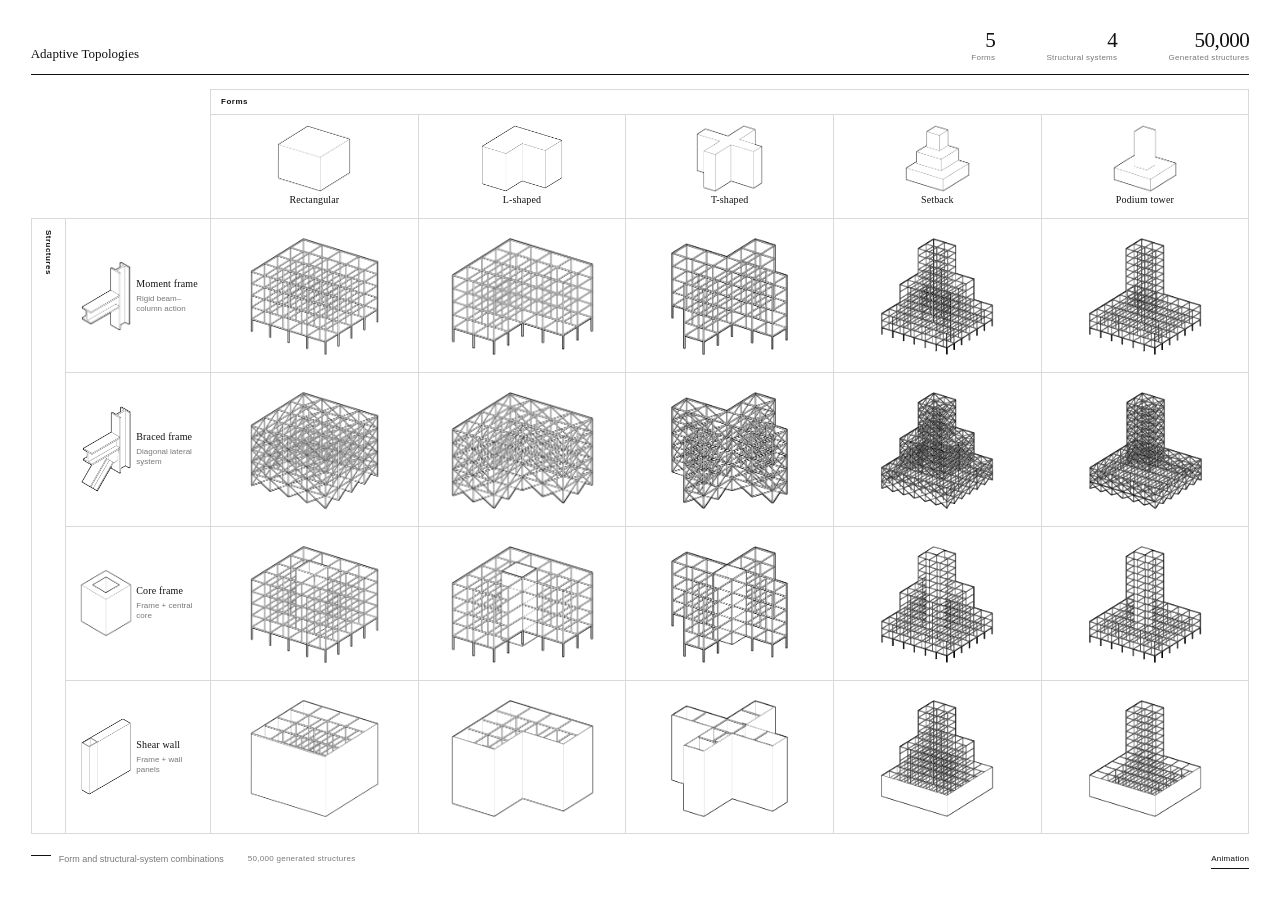
<file: thesis/figures/design_space_matrix.html>
<!DOCTYPE html>
<html lang="en">
<head>
<!-- Google tag (gtag.js) --> 
<script async src="https://www.googletagmanager.com/gtag/js?id=G-0N6W82MQY1"></script>
<script>
  window.dataLayer = window.dataLayer || [];
  function gtag(){dataLayer.push(arguments);}
  gtag('js', new Date());

  gtag('config', 'G-0N6W82MQY1');
</script>
<meta charset="utf-8">
<meta name="viewport" content="width=device-width, initial-scale=1">
<title>Adaptive Topologies</title>
<style>
  :root {
    --paper: #ffffff;
    --ink: #111111;
    --muted: #787878;
    --quiet: #a5a5a5;
    --rule: #d9d9d9;
    --soft: #f5f5f3;
    --accent: #d9ff43;
    --font: "Aptos", "Helvetica Neue", Helvetica, Arial, sans-serif;
    --serif: "Iowan Old Style", "Baskerville", "Times New Roman", serif;
  }

  * { box-sizing: border-box; }

  html,
  body {
    width: 100%;
    min-height: 100%;
    margin: 0;
    background: var(--paper);
    color: var(--ink);
    font-family: var(--font);
    -webkit-font-smoothing: antialiased;
  }

  body {
    padding: clamp(18px, 2.4vw, 42px);
  }

  .page {
    width: min(100%, 1780px);
    min-width: 1020px;
    min-height: calc(100vh - clamp(36px, 4.8vw, 84px));
    margin: 0 auto;
    display: grid;
    grid-template-rows: auto minmax(640px, 1fr) auto;
    gap: clamp(14px, 1.5vh, 24px);
  }

  .metric-label,
  .footer-note,
  button {
    font-size: 8px;
    font-weight: 500;
    letter-spacing: 0.035em;
  }

  .axis-kicker,
  .footer-note {
    color: var(--muted);
  }

  .stats {
    display: grid;
    grid-template-columns: 1fr auto;
    align-items: end;
    padding: 0 0 12px;
    border-bottom: 1px solid var(--ink);
  }

  .project-name {
    font-family: var(--serif);
    font-size: 13px;
    font-weight: 400;
  }

  .stats-group {
    display: flex;
    align-items: flex-end;
    gap: clamp(28px, 4vw, 72px);
  }

  .metric {
    display: grid;
    gap: 3px;
    text-align: right;
  }

  .metric-value {
    font-family: var(--serif);
    font-size: clamp(20px, 1.65vw, 29px);
    font-weight: 400;
    line-height: 0.9;
    letter-spacing: -0.025em;
  }

  .metric-label {
    color: var(--muted);
  }

  .matrix {
    position: relative;
    display: grid;
    grid-template-columns: 34px minmax(122px, 0.7fr) repeat(5, minmax(150px, 1fr));
    grid-template-rows: 25px minmax(104px, 0.68fr) repeat(4, minmax(128px, 1fr));
    border-right: 1px solid var(--rule);
    border-bottom: 1px solid var(--rule);
    overflow: hidden;
  }

  .matrix-item {
    position: relative;
    min-width: 0;
    min-height: 0;
    border-top: 1px solid var(--rule);
    border-left: 1px solid var(--rule);
    background: var(--paper);
  }

  .forms-axis,
  .structures-axis {
    display: flex;
    color: var(--ink);
    font-family: var(--font);
    font-size: 8px;
    font-weight: 600;
    letter-spacing: 0.06em;
  }

  .forms-axis {
    grid-column: 3 / 8;
    grid-row: 1;
    align-items: center;
    justify-content: flex-start;
    padding-left: 10px;
    border-top: 1px solid var(--rule);
    border-left: 1px solid var(--rule);
  }

  .structures-axis {
    grid-column: 1;
    grid-row: 3 / 7;
    writing-mode: vertical-rl;
    transform: rotate(180deg);
    align-items: center;
    justify-content: flex-start;
    padding-top: 11px;
    border-top: 1px solid var(--rule);
    border-left: 1px solid var(--rule);
  }

  .axis-card {
    display: grid;
    align-items: center;
    transition: background 180ms ease, opacity 180ms ease;
  }

  .shape-card {
    grid-template-rows: 1fr auto;
    justify-items: center;
    padding: 8px 10px 13px;
  }

  .system-card {
    grid-template-columns: 47% 1fr;
    gap: 2px;
    padding: 10px 12px;
  }

  .axis-image {
    width: 100%;
    height: 100%;
    min-height: 0;
    object-fit: contain;
    mix-blend-mode: multiply;
    filter: contrast(1.06);
  }

  .shape-card .axis-image {
    max-width: 112px;
    max-height: 82px;
  }

  .system-card .axis-image {
    max-width: 80px;
    max-height: 96px;
    justify-self: center;
  }

  .axis-label {
    font-family: var(--serif);
    font-size: clamp(10px, 0.68vw, 12px);
    font-weight: 400;
    letter-spacing: 0.015em;
    white-space: nowrap;
  }

  .system-copy {
    display: grid;
    gap: 4px;
    align-content: center;
  }

  .system-copy .axis-label {
    white-space: normal;
    line-height: 1.18;
  }

  .axis-kicker {
    color: var(--muted);
    font-family: var(--font);
    font-size: 8px;
    font-weight: 400;
    letter-spacing: 0;
    line-height: 1.25;
    text-transform: none;
  }

  .combo {
    isolation: isolate;
    cursor: crosshair;
    overflow: hidden;
    transition: background 180ms ease, opacity 180ms ease;
  }

  .combo::after {
    content: "";
    position: absolute;
    inset: 0;
    border: 0 solid var(--ink);
    pointer-events: none;
    transition: border-width 180ms ease;
    z-index: 4;
  }

  .combo:hover::after {
    border-width: 1px;
  }

  .combo.is-animating::after {
    border-width: 1px;
  }

  .combo-image {
    position: absolute;
    inset: 10px 12px 8px;
    width: calc(100% - 24px);
    height: calc(100% - 18px);
    object-fit: contain;
    mix-blend-mode: multiply;
    filter: contrast(1.08);
    transform: scale(0.94);
    transform-origin: center;
    transition: transform 250ms cubic-bezier(.2,.75,.2,1), opacity 180ms ease;
  }

  .combo:hover .combo-image {
    transform: scale(1.04);
  }

  .combo.is-animating .combo-image {
    transform: scale(1.04);
  }

  .matrix.has-focus .combo:not(.is-focus),
  .matrix.has-focus .axis-card:not(.is-focus) {
    opacity: 0.24;
  }

  .matrix.has-focus .combo.is-focus,
  .matrix.has-focus .axis-card.is-focus {
    opacity: 1;
    background-color: #fbfbf8;
  }

  .footer {
    display: grid;
    grid-template-columns: 1fr auto;
    gap: 24px;
    align-items: center;
  }

  .legend {
    display: flex;
    flex-wrap: wrap;
    gap: 10px 24px;
    align-items: center;
  }

  .legend-item {
    display: inline-flex;
    align-items: center;
    gap: 8px;
    color: var(--muted);
    font-size: 9px;
  }

  .legend-mark {
    width: 20px;
    height: 8px;
    border-top: 1px solid var(--ink);
  }

  .footer-actions {
    display: flex;
    align-items: center;
    gap: 14px;
  }

  button {
    appearance: none;
    border: 0;
    border-bottom: 1px solid var(--ink);
    padding: 6px 0 5px;
    background: transparent;
    color: var(--ink);
    cursor: pointer;
  }

  button:hover {
    color: var(--muted);
    border-bottom-color: var(--muted);
  }

  .detail-backdrop {
    position: fixed;
    inset: 0;
    z-index: 20;
    display: grid;
    place-items: center;
    padding: clamp(18px, 3vw, 48px);
    background: rgba(245, 245, 242, 0.88);
    backdrop-filter: blur(7px);
    opacity: 0;
    visibility: hidden;
    transition: opacity 220ms ease, visibility 220ms ease;
  }

  .detail-backdrop.open {
    opacity: 1;
    visibility: visible;
  }

  .detail-dialog {
    position: relative;
    width: min(1120px, calc(100vw - 48px));
    height: min(760px, calc(100vh - 48px));
    overflow: hidden;
    border: 1px solid var(--ink);
    background: var(--paper);
    transform: translateY(12px) scale(.985);
    transition: transform 260ms cubic-bezier(.2,.75,.25,1);
  }

  .detail-backdrop.open .detail-dialog {
    transform: translateY(0) scale(1);
  }

  .detail-visual {
    position: relative;
    width: 100%;
    height: 100%;
    min-width: 0;
    min-height: 0;
    overflow: hidden;
    background: #ffffff;
    font-family: "Helvetica Neue", Helvetica, Arial, sans-serif;
  }

  .detail-structure {
    position: absolute;
    inset: 0;
    width: 100%;
    height: 100%;
    overflow: visible;
    display: none;
  }

  .detail-variation-image {
    position: absolute;
    inset: 44px 54px 44px 54px;
    width: calc(100% - 108px);
    height: calc(100% - 88px);
    object-fit: contain;
    object-position: center;
    pointer-events: none;
    user-select: none;
    -webkit-user-drag: none;
  }

  .structure-drawing {
    transition: opacity 240ms ease;
  }

  .structure-centerline,
  .structure-profile,
  .structure-silhouette,
  .structure-wall,
  .structure-joint {
    fill: none;
    stroke-linecap: square;
    stroke-linejoin: miter;
    vector-effect: non-scaling-stroke;
  }

  .structure-centerline {
    stroke: #888888;
    stroke-width: .7;
  }

  .structure-silhouette {
    stroke: #e8e8e8;
    stroke-width: 2;
  }

  .structure-profile {
    stroke: #555555;
    stroke-width: .35;
    opacity: .6;
  }

  .structure-joint {
    stroke: #444444;
    stroke-width: .3;
  }

  .structure-wall {
    stroke: #888888;
    stroke-width: .7;
  }

  .detail-overlay {
    position: absolute;
    inset: 0;
    width: 100%;
    height: 100%;
    pointer-events: none;
  }

  .overlay-line,
  .overlay-dimension {
    fill: none;
    stroke: #444444;
    vector-effect: non-scaling-stroke;
  }

  .overlay-dimension {
    stroke-width: .6;
  }

  .overlay-load {
    fill: none;
    stroke: #aaaaaa;
    stroke-width: 1;
    vector-effect: non-scaling-stroke;
  }

  .overlay-text {
    fill: #666666;
    font-family: "Helvetica Neue", Helvetica, Arial, sans-serif;
    font-size: 10px;
    letter-spacing: 0;
  }

  .overlay-muted {
    fill: #555555;
    font-family: "Helvetica Neue", Helvetica, Arial, sans-serif;
    font-size: 9px;
  }

  .overlay-load-text {
    fill: #666666;
    font-family: "Helvetica Neue", Helvetica, Arial, sans-serif;
    font-size: 9px;
    letter-spacing: 0;
  }

  .section-inset {
    position: absolute;
    left: 20px;
    bottom: 19px;
    width: 118px;
    height: 118px;
    display: grid;
    place-items: center;
    border: 1px solid var(--rule);
    background: rgba(255,255,255,.94);
    transition: transform 700ms ease, opacity 700ms ease;
  }

  .section-inset svg {
    width: 82%;
    height: 82%;
  }

  .detail-meta {
    position: absolute;
    top: 18px;
    left: 20px;
    display: grid;
    gap: 3px;
  }

  .detail-meta-form {
    font-family: "Helvetica Neue", Helvetica, Arial, sans-serif;
    font-size: 20px;
    font-weight: 500;
    line-height: 1;
  }

  .detail-meta-system {
    color: var(--muted);
    font-size: 10px;
  }

  .animation-caption {
    position: absolute;
    right: 22px;
    bottom: 21px;
    width: min(360px, 38%);
    padding: 16px 18px 15px;
    border: 1px solid var(--rule);
    background: rgba(255,255,255,.94);
  }

  .animation-kicker {
    color: var(--muted);
    font-size: 8px;
    letter-spacing: .08em;
  }

  .animation-value {
    min-height: 34px;
    margin-top: 4px;
    font-family: "Helvetica Neue", Helvetica, Arial, sans-serif;
    font-size: 22px;
    font-weight: 500;
    line-height: 1.05;
    transition: opacity 260ms ease, transform 260ms ease;
  }

  .variation-panel {
    position: absolute;
    top: 38px;
    right: 36px;
    width: 186px;
    padding: 14px 14px 12px;
    border: 1px solid var(--rule);
    background: rgba(255,255,255,.94);
  }

  .variation-title {
    margin: 0 0 8px;
    color: var(--muted);
    font-size: 8px;
    letter-spacing: .08em;
    text-transform: uppercase;
  }

  .variation-list {
    display: grid;
    gap: 6px;
  }

  .variation-item {
    padding: 5px 7px;
    border: 1px solid transparent;
    color: #666666;
    font-size: 11px;
    line-height: 1.2;
    text-transform: capitalize;
  }

  .variation-item.active {
    border-color: #111111;
    color: #111111;
  }

  .animation-summary {
    margin-top: 8px;
    color: var(--muted);
    font-size: 9px;
    line-height: 1.5;
  }

  .animation-progress {
    display: grid;
    grid-template-columns: repeat(8, 1fr);
    gap: 5px;
    margin-top: 13px;
  }

  .animation-progress span {
    height: 2px;
    background: var(--rule);
    transition: background 300ms ease;
  }

  .animation-progress span.active {
    background: var(--ink);
  }

  .detail-close {
    position: absolute;
    z-index: 3;
    top: 13px;
    right: 17px;
    width: 28px;
    height: 28px;
    padding: 0;
    border: 0;
    font-size: 18px;
    font-weight: 300;
    line-height: 1;
    color: var(--ink);
  }

  .detail-close:hover {
    border: 0;
  }

  body.detail-open {
    overflow: hidden;
  }

  .matrix-item {
    opacity: 0;
    transform: translateY(8px);
  }

  .matrix-item.revealed {
    animation: reveal 430ms cubic-bezier(.2,.75,.25,1) forwards;
  }

  @keyframes reveal {
    to {
      opacity: 1;
      transform: translateY(0);
    }
  }

  @media (max-height: 790px) {
    body { padding-top: 16px; padding-bottom: 16px; }
    .page {
      grid-template-rows: auto minmax(570px, 1fr) auto;
      gap: 12px;
    }
    .stats { padding-bottom: 9px; }
    .matrix {
      grid-template-rows: 23px minmax(92px, .62fr) repeat(4, minmax(112px, 1fr));
    }
    .combo-image { inset: 7px 10px 5px; }
  }

  @media (max-width: 1050px) {
    body { overflow-x: auto; }
  }

  @media (max-width: 900px) {
    .detail-dialog {
      height: min(720px, calc(100vh - 32px));
    }
    .detail-visual {
      min-height: 0;
    }
    .animation-caption {
      right: 14px;
      bottom: 14px;
      width: calc(100% - 168px);
    }
    .animation-value {
      font-size: 20px;
    }
  }

  @media (max-width: 680px) {
    body {
      padding: 12px;
      overflow: auto;
    }
    .page {
      width: 100%;
      min-width: 860px;
      min-height: auto;
      gap: 10px;
    }
    .stats {
      grid-template-columns: 1fr;
      gap: 10px;
      align-items: start;
    }
    .stats-group {
      gap: 18px;
      flex-wrap: wrap;
    }
    .matrix {
      grid-template-columns: 30px minmax(100px, 0.7fr) repeat(5, minmax(118px, 1fr));
      grid-template-rows: 22px minmax(86px, 0.6fr) repeat(4, minmax(108px, 1fr));
    }
    .shape-card {
      padding: 6px 8px 10px;
    }
    .system-card {
      padding: 8px 10px;
    }
    .shape-card .axis-image {
      max-width: 84px;
      max-height: 62px;
    }
    .system-card .axis-image {
      max-width: 58px;
      max-height: 74px;
    }
    .axis-label,
    .axis-kicker,
    .footer-note,
    button {
      font-size: 7px;
    }
    .footer {
      grid-template-columns: 1fr;
      gap: 10px;
      justify-items: start;
    }
    .legend {
      flex-wrap: wrap;
      gap: 8px 14px;
    }
    .detail-dialog {
      width: calc(100vw - 20px);
      height: min(88svh, 720px);
    }
    .animation-caption {
      left: 14px;
      right: 14px;
      width: auto;
      bottom: 14px;
    }
  }

  @media (prefers-reduced-motion: reduce) {
    .matrix-item,
    .matrix-item.revealed {
      opacity: 1;
      transform: none;
      animation: none;
    }
    .combo-image { transition: none; }
  }
</style>
</head>
<body>
<main class="page">
  <header class="stats">
    <div class="project-name">Adaptive Topologies</div>
    <div class="stats-group" aria-label="Dataset summary">
      <div class="metric">
        <span class="metric-value">5</span>
        <span class="metric-label">Forms</span>
      </div>
      <div class="metric">
        <span class="metric-value">4</span>
        <span class="metric-label">Structural systems</span>
      </div>
      <div class="metric">
        <span class="metric-value">50,000</span>
        <span class="metric-label">Generated structures</span>
      </div>
    </div>
  </header>

  <section class="matrix" id="matrix" aria-label="Five architectural forms by four structural systems"></section>

  <footer class="footer">
    <div class="legend">
      <span class="legend-item"><span class="legend-mark"></span>Form and structural-system combinations</span>
      <span class="footer-note">50,000 generated structures</span>
    </div>
    <div class="footer-actions">
      <button id="replay" type="button">Animation</button>
    </div>
  </footer>
</main>

<div class="detail-backdrop" id="detailBackdrop" aria-hidden="true">
  <section class="detail-dialog" role="dialog" aria-modal="true" aria-labelledby="detailForm">
    <button class="detail-close" id="detailClose" type="button" aria-label="Close">&times;</button>
    <div class="detail-visual">
      <div class="detail-meta">
        <span class="detail-meta-form" id="detailForm">Rectangular</span>
        <span class="detail-meta-system" id="detailSystem">Moment frame</span>
      </div>
      <img class="detail-variation-image" id="detailVariationImage" src="./variation_icons/variation_1.png" alt="Rectangle moment-frame variation drawing">
      <svg class="detail-structure" id="detailStructure" viewBox="0 0 800 680" role="img" aria-label="Parametric axonometric structural drawing">
        <g class="structure-drawing" id="structureDrawing"></g>
      </svg>
      <svg class="detail-overlay" id="detailOverlay" viewBox="0 0 800 680" preserveAspectRatio="none" aria-hidden="true">
        <defs>
          <marker id="arrowEndDim" markerWidth="7" markerHeight="7" refX="5.5" refY="3.5" orient="auto">
            <path d="M0,0 L7,3.5 L0,7 Z" fill="#444444"></path>
          </marker>
          <marker id="arrowStartDim" markerWidth="7" markerHeight="7" refX="1.5" refY="3.5" orient="auto-start-reverse">
            <path d="M7,0 L0,3.5 L7,7 Z" fill="#444444"></path>
          </marker>
          <marker id="arrowEndLoad" markerWidth="7" markerHeight="7" refX="5.5" refY="3.5" orient="auto">
            <path d="M0,0 L7,3.5 L0,7 Z" fill="#aaaaaa"></path>
          </marker>
        </defs>
        <g id="floorGuides"></g>
        <g id="bayDimensions"></g>
        <g id="loadArrow"></g>
      </svg>
      <div class="variation-panel" aria-label="Variation list">
        <div class="variation-title">Variations</div>
        <div class="variation-list" id="variationList">
          <div class="variation-item" data-variation="stories">Stories</div>
          <div class="variation-item" data-variation="bays">Bays</div>
          <div class="variation-item" data-variation="bay spacing">Bay spacing</div>
          <div class="variation-item" data-variation="story height">Story height</div>
          <div class="variation-item" data-variation="sections">Sections</div>
          <div class="variation-item" data-variation="loads">Loads</div>
        </div>
      </div>
      <div class="section-inset" id="sectionInset"></div>
    </div>
    <div class="animation-caption" aria-live="polite">
      <div class="animation-kicker" id="animationKicker">Stories</div>
      <div class="animation-value" id="animationValue">3 stories</div>
      <div class="animation-summary" id="animationSummary"></div>
      <div class="animation-progress" id="animationProgress" aria-hidden="true"></div>
    </div>
  </section>
</div>

<script>
const ASSET_ROOT = "./design_space_icons";

const SHAPES = [
  { id: "rectangular", label: "Rectangular" },
  { id: "l_shaped", label: "L-shaped" },
  { id: "t_shaped", label: "T-shaped" },
  { id: "setback", label: "Setback" },
  { id: "podium_tower", label: "Podium tower" }
];

const SYSTEMS = [
  { id: "moment_frame", label: "Moment frame", note: "Rigid beam&ndash;column action" },
  { id: "braced_frame", label: "Braced frame", note: "Diagonal lateral system" },
  { id: "core_frame", label: "Core frame", note: "Frame + central core" },
  { id: "shear_wall_frame", label: "Shear wall", note: "Frame + wall panels" }
];

const matrix = document.getElementById("matrix");
const replayButton = document.getElementById("replay");
const detailBackdrop = document.getElementById("detailBackdrop");
const detailClose = document.getElementById("detailClose");
const detailVariationImage = document.getElementById("detailVariationImage");
const variationList = document.getElementById("variationList");
const structureDrawing = document.getElementById("structureDrawing");
const detailForm = document.getElementById("detailForm");
const detailSystem = document.getElementById("detailSystem");
const floorGuides = document.getElementById("floorGuides");
const bayDimensions = document.getElementById("bayDimensions");
const loadArrow = document.getElementById("loadArrow");
const sectionInset = document.getElementById("sectionInset");
const animationKicker = document.getElementById("animationKicker");
const animationValue = document.getElementById("animationValue");
const animationSummary = document.getElementById("animationSummary");
const animationProgress = document.getElementById("animationProgress");

let activeShape = SHAPES[0];
let activeSystem = SYSTEMS[0];
let animationIndex = 0;
let animationTimer = null;
let drawingTimer = null;
let matrixAnimationTimer = null;

const ACTIVE_VARIATION_SHAPE = "rectangular";
const ACTIVE_VARIATION_SYSTEM = "moment_frame";
const VARIATION_IMAGES = [
  "./variation_icons/variation_1.png",
  "./variation_icons/variation_2.png",
  "./variation_icons/variation_3.png",
  "./variation_icons/variation_4.png",
  "./variation_icons/variation_5.png",
  "./variation_icons/variation_6.png",
  "./variation_icons/variation_7.png",
  "./variation_icons/variation_7.png"
];

const VARIATION_GROUPS = [
  "stories",
  "stories",
  "stories",
  "bays",
  "bay spacing",
  "sections",
  "sections",
  "loads"
];

const STORY_HEIGHT = 3.5;
const AXONOMETRIC_VIEW = {
  planX: 1.0,
  planY: 0.58,
  vertical: 1.14,
  frameBox: { minX: 102, maxX: 620, minY: 82, maxY: 572 }
};

const ANIMATION_FRAMES = [
  { kicker: "Stories", value: "3 stories", stories: 3, bayX: 3, bayY: 3, spacingX: 6, spacingY: 6, family: "IPE", scale: 1.0, load: 1.0 },
  { kicker: "Stories", value: "9 stories", stories: 9, bayX: 3, bayY: 3, spacingX: 6, spacingY: 6, family: "IPE", scale: 1.0, load: 1.0 },
  { kicker: "Stories", value: "15 stories", stories: 15, bayX: 3, bayY: 3, spacingX: 6, spacingY: 6, family: "IPE", scale: 1.0, load: 1.0 },
  { kicker: "Bay grid", value: "2 × 2 bays", stories: 9, bayX: 2, bayY: 2, spacingX: 4, spacingY: 4, family: "IPE", scale: 1.0, load: 1.0 },
  { kicker: "Bay spacing", value: "5 × 5 bays at 9 m", stories: 9, bayX: 5, bayY: 5, spacingX: 9, spacingY: 9, family: "IPE", scale: 1.0, load: 1.0 },
  { kicker: "Section", value: "IPE × 0.8", stories: 9, bayX: 3, bayY: 3, spacingX: 6, spacingY: 6, family: "IPE", scale: .8, load: 1.0 },
  { kicker: "Section", value: "HEB × 1.4", stories: 9, bayX: 3, bayY: 3, spacingX: 6, spacingY: 6, family: "HEB", scale: 1.4, load: 1.0 },
  { kicker: "Lateral load", value: "2.0 kN/m²", stories: 9, bayX: 3, bayY: 3, spacingX: 6, spacingY: 6, family: "RHS", scale: 1.2, load: 2.0 }
];

function image(src, alt, className) {
  const element = document.createElement("img");
  element.src = `${ASSET_ROOT}/${src}.webp`;
  element.alt = alt;
  element.className = className;
  element.loading = "eager";
  element.draggable = false;
  return element;
}

function addAxisTitles() {
  const forms = document.createElement("div");
  forms.className = "matrix-item forms-axis";
  forms.textContent = "Forms";
  matrix.appendChild(forms);

  const structures = document.createElement("div");
  structures.className = "matrix-item structures-axis";
  structures.textContent = "Structures";
  matrix.appendChild(structures);
}

function addShapeHeader(shape, column) {
  const card = document.createElement("div");
  card.className = "matrix-item axis-card shape-card";
  card.dataset.shape = shape.id;
  card.style.gridColumn = String(column + 3);
  card.style.gridRow = "2";
  card.appendChild(image(`shape_${shape.id}`, `${shape.label} building form`, "axis-image"));
  const label = document.createElement("div");
  label.className = "axis-label";
  label.textContent = shape.label;
  card.appendChild(label);
  matrix.appendChild(card);
}

function addSystemHeader(system, row) {
  const card = document.createElement("div");
  card.className = "matrix-item axis-card system-card";
  card.dataset.system = system.id;
  card.style.gridColumn = "2";
  card.style.gridRow = String(row + 3);
  card.appendChild(image(`system_${system.id}`, system.label, "axis-image"));
  const copy = document.createElement("div");
  copy.className = "system-copy";
  copy.innerHTML = `
    <div class="axis-label">${system.label}</div>
    <div class="axis-kicker">${system.note}</div>`;
  card.appendChild(copy);
  matrix.appendChild(card);
}

function addCombination(shape, system, column, row) {
  const key = `${shape.id}__${system.id}`;
  const isVariationCombo = shape.id === ACTIVE_VARIATION_SHAPE && system.id === ACTIVE_VARIATION_SYSTEM;
  const card = document.createElement("article");
  card.className = "matrix-item combo";
  card.dataset.shape = shape.id;
  card.dataset.system = system.id;
  card.style.gridColumn = String(column + 3);
  card.style.gridRow = String(row + 3);
  card.setAttribute("aria-label", `${shape.label} with ${system.label}`);
  card.appendChild(image(`combo_${key}`, `${shape.label} ${system.label}`, "combo-image"));

  card.addEventListener("mouseenter", () => focus(shape.id, system.id));
  card.addEventListener("mouseleave", clearFocus);
  if (isVariationCombo) {
    card.addEventListener("click", () => openDetail(shape, system));
  } else {
    card.style.cursor = "default";
  }
  matrix.appendChild(card);
}

function focus(shapeId, systemId) {
  matrix.classList.add("has-focus");
  matrix.querySelectorAll(".matrix-item").forEach(item => {
    const sameShape = item.dataset.shape === shapeId;
    const sameSystem = item.dataset.system === systemId;
    item.classList.toggle("is-focus", sameShape || sameSystem);
  });
}

function clearFocus() {
  matrix.classList.remove("has-focus");
  matrix.querySelectorAll(".is-focus").forEach(item => item.classList.remove("is-focus"));
}

function clearMatrixAnimationState() {
  window.clearInterval(matrixAnimationTimer);
  matrixAnimationTimer = null;
  matrix.querySelectorAll(".combo.is-animating").forEach(item => item.classList.remove("is-animating"));
}

function buildMatrix() {
  addAxisTitles();
  SHAPES.forEach(addShapeHeader);

  SYSTEMS.forEach((system, row) => {
    addSystemHeader(system, row);
    SHAPES.forEach((shape, column) => {
      addCombination(shape, system, column, row);
    });
  });
}

function reveal() {
  const items = [...matrix.querySelectorAll(".matrix-item")];
  items.forEach(item => item.classList.remove("revealed"));
  void matrix.offsetWidth;
  items.forEach((item, index) => {
    window.setTimeout(() => item.classList.add("revealed"), index * 34);
  });
}

function startMatrixAnimation() {
  const combos = [...matrix.querySelectorAll(".combo")];
  if (!combos.length) return;

  clearMatrixAnimationState();
  clearFocus();

  let index = 0;
  const step = () => {
    const previous = matrix.querySelector(".combo.is-animating");
    if (previous) previous.classList.remove("is-animating");

    if (index >= combos.length) {
      clearMatrixAnimationState();
      clearFocus();
      return;
    }

    const combo = combos[index];
    combo.classList.add("is-animating");
    focus(combo.dataset.shape, combo.dataset.system);
    index += 1;
  };

  step();
  matrixAnimationTimer = window.setInterval(step, 700);
}

function openDetail(shape, system, options = {}) {
  activeShape = shape;
  activeSystem = system;
  detailForm.textContent = shape.label;
  detailSystem.textContent = system.label;
  detailBackdrop.classList.add("open");
  detailBackdrop.setAttribute("aria-hidden", "false");
  document.body.classList.add("detail-open");
  startParameterAnimation(options);
}

function closeDetail() {
  window.clearInterval(animationTimer);
  animationTimer = null;
  detailBackdrop.classList.remove("open");
  detailBackdrop.setAttribute("aria-hidden", "true");
  document.body.classList.remove("detail-open");
}

function sectionDiagram(family, scale) {
  const size = 70 * scale / 1.4;
  const center = 50;
  const half = size / 2;
  if (family === "RHS") {
    const inner = size * .68;
    return `<svg viewBox="0 0 100 100" aria-label="${family} section">
      <rect x="${center-half}" y="${center-half}" width="${size}" height="${size}" fill="none" stroke="#cccccc" stroke-width="1.5"/>
      <rect x="${center-inner/2}" y="${center-inner/2}" width="${inner}" height="${inner}" fill="none" stroke="#cccccc" stroke-width="1.2"/>
      <text x="50" y="95" text-anchor="middle" class="overlay-muted">${family} × ${scale.toFixed(1)}</text>
    </svg>`;
  }
  const flange = family === "IPE" ? size * .72 : size;
  const web = family === "HEB" ? size * .16 : size * .11;
  const flangeDepth = family === "HEB" ? size * .15 : size * .11;
  return `<svg viewBox="0 0 100 100" aria-label="${family} section">
    <path d="M${center-flange/2},${center-half} H${center+flange/2} V${center-half+flangeDepth}
      H${center+web/2} V${center+half-flangeDepth} H${center+flange/2} V${center+half}
      H${center-flange/2} V${center+half-flangeDepth} H${center-web/2}
      V${center-half+flangeDepth} H${center-flange/2} Z"
      fill="none" stroke="#cccccc" stroke-width="1.5"/>
    <text x="50" y="95" text-anchor="middle" class="overlay-muted">${family} × ${scale.toFixed(1)}</text>
  </svg>`;
}

function cellIsActive(shape, ix, iy, bayX, bayY, level, stories) {
  if (shape === "rectangular") return true;

  if (shape === "l_shaped") {
    return !(ix >= Math.ceil(bayX / 2) && iy >= Math.ceil(bayY / 2));
  }

  if (shape === "t_shaped") {
    const stemStart = Math.floor((bayX - 1) / 2);
    const stemEnd = Math.ceil((bayX - 1) / 2);
    return iy >= Math.max(1, bayY - 2) || (ix >= stemStart && ix <= stemEnd);
  }

  if (shape === "setback") {
    const maxInset = Math.max(0, Math.floor((Math.min(bayX, bayY) - 1) / 2));
    const inset = Math.min(maxInset, Math.floor((level / Math.max(stories, 1)) * 2.4));
    return ix >= inset && ix < bayX - inset && iy >= inset && iy < bayY - inset;
  }

  if (shape === "podium_tower") {
    const podiumStories = Math.max(2, Math.round(stories * .28));
    if (level <= podiumStories) return true;
    const towerX = Math.max(1, Math.ceil(bayX * .4));
    const towerY = Math.max(1, Math.ceil(bayY * .4));
    const startX = Math.floor((bayX - towerX) / 2);
    const startY = Math.floor((bayY - towerY) / 2);
    return ix >= startX && ix < startX + towerX && iy >= startY && iy < startY + towerY;
  }

  return true;
}

function cellsAtLevel(frame, level) {
  const cells = [];
  for (let ix = 0; ix < frame.bayX; ix += 1) {
    for (let iy = 0; iy < frame.bayY; iy += 1) {
      if (cellIsActive(activeShape.id, ix, iy, frame.bayX, frame.bayY, level, frame.stories)) {
        cells.push([ix, iy]);
      }
    }
  }
  return cells;
}

function vertexKey(ix, iy) {
  return `${ix},${iy}`;
}

function verticesForCells(cells) {
  const vertices = new Set();
  cells.forEach(([ix, iy]) => {
    vertices.add(vertexKey(ix, iy));
    vertices.add(vertexKey(ix + 1, iy));
    vertices.add(vertexKey(ix, iy + 1));
    vertices.add(vertexKey(ix + 1, iy + 1));
  });
  return vertices;
}

function horizontalEdges(cells) {
  const edges = new Map();
  const add = (a, b) => {
    const first = vertexKey(...a);
    const second = vertexKey(...b);
    const key = first < second ? `${first}|${second}` : `${second}|${first}`;
    edges.set(key, [a, b]);
  };
  cells.forEach(([ix, iy]) => {
    add([ix, iy], [ix + 1, iy]);
    add([ix + 1, iy], [ix + 1, iy + 1]);
    add([ix + 1, iy + 1], [ix, iy + 1]);
    add([ix, iy + 1], [ix, iy]);
  });
  return [...edges.values()];
}

function boundaryEdges(cells) {
  const edgeCounts = new Map();
  const add = (a, b) => {
    const first = vertexKey(...a);
    const second = vertexKey(...b);
    const key = first < second ? `${first}|${second}` : `${second}|${first}`;
    const current = edgeCounts.get(key) || { count: 0, edge: [a, b] };
    current.count += 1;
    edgeCounts.set(key, current);
  };
  cells.forEach(([ix, iy]) => {
    add([ix, iy], [ix + 1, iy]);
    add([ix + 1, iy], [ix + 1, iy + 1]);
    add([ix + 1, iy + 1], [ix, iy + 1]);
    add([ix, iy + 1], [ix, iy]);
  });
  return [...edgeCounts.values()].filter(item => item.count === 1).map(item => item.edge);
}

function rawProjectPoint(ix, iy, level, frame) {
  const x = ix * frame.spacingX;
  const y = iy * frame.spacingY;
  const z = level * STORY_HEIGHT;
  const centeredX = x - frame.bayX * frame.spacingX / 2;
  const centeredY = y - frame.bayY * frame.spacingY / 2;
  return {
    x: (centeredX - centeredY) * AXONOMETRIC_VIEW.planX,
    y: (centeredX + centeredY) * AXONOMETRIC_VIEW.planY - z * AXONOMETRIC_VIEW.vertical
  };
}

function createProjector(frame) {
  const points = [];

  for (let level = 0; level <= frame.stories; level += 1) {
    const cells = cellsAtLevel(frame, Math.max(0, level - 1));
    verticesForCells(cells).forEach(key => {
      const [ix, iy] = key.split(",").map(Number);
      points.push(rawProjectPoint(ix, iy, level, frame));
    });
  }

  if (!points.length) {
    points.push(rawProjectPoint(0, 0, 0, frame));
  }

  const bounds = points.reduce((box, point) => ({
    minX: Math.min(box.minX, point.x),
    maxX: Math.max(box.maxX, point.x),
    minY: Math.min(box.minY, point.y),
    maxY: Math.max(box.maxY, point.y)
  }), {
    minX: Number.POSITIVE_INFINITY,
    maxX: Number.NEGATIVE_INFINITY,
    minY: Number.POSITIVE_INFINITY,
    maxY: Number.NEGATIVE_INFINITY
  });

  const target = AXONOMETRIC_VIEW.frameBox;
  const targetWidth = target.maxX - target.minX;
  const targetHeight = target.maxY - target.minY;
  const sourceWidth = Math.max(1, bounds.maxX - bounds.minX);
  const sourceHeight = Math.max(1, bounds.maxY - bounds.minY);
  const scale = Math.min(targetWidth / sourceWidth, targetHeight / sourceHeight);
  const offsetX = target.minX + (targetWidth - sourceWidth * scale) / 2 - bounds.minX * scale;
  const offsetY = target.minY + (targetHeight - sourceHeight * scale) / 2 - bounds.minY * scale;

  return (ix, iy, level) => {
    const point = rawProjectPoint(ix, iy, level, frame);
    return {
      x: point.x * scale + offsetX,
      y: point.y * scale + offsetY
    };
  };
}

function svgCenterline(a, b, className) {
  return `<line class="${className}" x1="${a.x.toFixed(2)}" y1="${a.y.toFixed(2)}" x2="${b.x.toFixed(2)}" y2="${b.y.toFixed(2)}"/>`;
}

function svgMember(a, b, className, sectionWidth) {
  const dx = b.x - a.x;
  const dy = b.y - a.y;
  const length = Math.max(.001, Math.hypot(dx, dy));
  const nx = -dy / length;
  const ny = dx / length;
  const half = sectionWidth / 2;
  const a1 = { x: a.x + nx * half, y: a.y + ny * half };
  const a2 = { x: a.x - nx * half, y: a.y - ny * half };
  const b1 = { x: b.x + nx * half, y: b.y + ny * half };
  const b2 = { x: b.x - nx * half, y: b.y - ny * half };

  return `
    <line class="structure-profile ${className}" x1="${a1.x.toFixed(2)}" y1="${a1.y.toFixed(2)}" x2="${b1.x.toFixed(2)}" y2="${b1.y.toFixed(2)}"/>
    <line class="structure-profile ${className}" x1="${a2.x.toFixed(2)}" y1="${a2.y.toFixed(2)}" x2="${b2.x.toFixed(2)}" y2="${b2.y.toFixed(2)}"/>`;
}

function svgSilhouette(a, b) {
  return `<line class="structure-silhouette" x1="${a.x.toFixed(2)}" y1="${a.y.toFixed(2)}" x2="${b.x.toFixed(2)}" y2="${b.y.toFixed(2)}"/>`;
}

function svgJoint(point) {
  return `
    <line class="structure-joint" x1="${(point.x - 3).toFixed(2)}" y1="${point.y.toFixed(2)}" x2="${(point.x + 3).toFixed(2)}" y2="${point.y.toFixed(2)}"/>
    <line class="structure-joint" x1="${point.x.toFixed(2)}" y1="${(point.y - 3).toFixed(2)}" x2="${point.x.toFixed(2)}" y2="${(point.y + 3).toFixed(2)}"/>`;
}

function svgPanel(points) {
  const value = points.map(point => `${point.x.toFixed(2)},${point.y.toFixed(2)}`).join(" ");
  return `<polygon class="structure-wall" points="${value}"/>`;
}

function closestCoreCell(cells, bayX, bayY) {
  const targetX = (bayX - 1) / 2;
  const targetY = (bayY - 1) / 2;
  return cells.reduce((best, cell) => {
    const distance = Math.abs(cell[0] - targetX) + Math.abs(cell[1] - targetY);
    return !best || distance < best.distance ? { cell, distance } : best;
  }, null)?.cell;
}

function drawAxonometric(frame) {
  const projectPoint = createProjector(frame);
  const familyWeight = { IPE: .82, HEA: 1.0, HEB: 1.16, RHS: .94 }[frame.family] || 1;
  const sectionWidth = 1.25 + familyWeight * frame.scale * 1.1;
  const centerlines = [];
  const profiles = [];
  const walls = [];
  const silhouette = [];
  const joints = [];
  const levelCells = [];
  const levelVertices = [];
  const boundaryVertexSets = [];
  const boundaryEdgeMaps = [];
  const jointKeys = new Set();

  for (let level = 0; level <= frame.stories; level += 1) {
    const cells = cellsAtLevel(frame, Math.max(0, level - 1));
    levelCells.push(cells);
    levelVertices.push(verticesForCells(cells));
    const edges = boundaryEdges(cells);
    boundaryEdgeMaps.push(new Set(edges.map(([a, b]) => {
      const first = vertexKey(...a);
      const second = vertexKey(...b);
      return first < second ? `${first}|${second}` : `${second}|${first}`;
    })));
    boundaryVertexSets.push(new Set(edges.flat().map(vertex => vertexKey(...vertex))));

    levelVertices[level].forEach(key => {
      const jointKey = `${level}|${key}`;
      if (jointKeys.has(jointKey)) return;
      jointKeys.add(jointKey);
      const [ix, iy] = key.split(",").map(Number);
      const point = projectPoint(ix, iy, level);
      joints.push({ markup: svgJoint(point), depth: point.y });
    });
  }

  for (let level = 1; level <= frame.stories; level += 1) {
    const lower = levelVertices[level - 1];
    const upper = levelVertices[level];
    lower.forEach(key => {
      if (!upper.has(key)) return;
      const [ix, iy] = key.split(",").map(Number);
      const a = projectPoint(ix, iy, level - 1, frame);
      const b = projectPoint(ix, iy, level, frame);
      const isExterior = boundaryVertexSets[level - 1].has(key) || boundaryVertexSets[level].has(key);
      profiles.push({ markup: svgMember(a, b, "structure-column", sectionWidth * 1.05), depth: (a.y + b.y) / 2 });
      if (isExterior) {
        silhouette.push({ markup: svgSilhouette(a, b), depth: (a.y + b.y) / 2 });
      } else {
        centerlines.push({ markup: svgCenterline(a, b, "structure-centerline structure-column"), depth: (a.y + b.y) / 2 });
      }
    });

    horizontalEdges(levelCells[level]).forEach(([start, end]) => {
      const a = projectPoint(start[0], start[1], level, frame);
      const b = projectPoint(end[0], end[1], level, frame);
      const first = vertexKey(...start);
      const second = vertexKey(...end);
      const edgeKey = first < second ? `${first}|${second}` : `${second}|${first}`;
      profiles.push({ markup: svgMember(a, b, "structure-beam", sectionWidth), depth: (a.y + b.y) / 2 });
      if (boundaryEdgeMaps[level].has(edgeKey)) {
        silhouette.push({ markup: svgSilhouette(a, b), depth: (a.y + b.y) / 2 });
      } else {
        centerlines.push({ markup: svgCenterline(a, b, "structure-centerline structure-beam"), depth: (a.y + b.y) / 2 });
      }
    });
  }

  if (activeSystem.id === "braced_frame") {
    const perimeter = boundaryEdges(levelCells[0]);
    for (let level = 1; level <= frame.stories; level += 1) {
      perimeter.forEach(([start, end], edgeIndex) => {
        if ((edgeIndex + level) % 2 !== 0) return;
        const a0 = projectPoint(start[0], start[1], level - 1, frame);
        const a1 = projectPoint(start[0], start[1], level, frame);
        const b0 = projectPoint(end[0], end[1], level - 1, frame);
        const b1 = projectPoint(end[0], end[1], level, frame);
        profiles.push({ markup: svgMember(a0, b1, "structure-brace", sectionWidth * .72), depth: (a0.y + b1.y) / 2 });
        profiles.push({ markup: svgMember(b0, a1, "structure-brace", sectionWidth * .72), depth: (b0.y + a1.y) / 2 });
        centerlines.push({ markup: svgCenterline(a0, b1, "structure-centerline structure-brace"), depth: (a0.y + b1.y) / 2 });
        centerlines.push({ markup: svgCenterline(b0, a1, "structure-centerline structure-brace"), depth: (b0.y + a1.y) / 2 });
      });
    }
  }

  if (activeSystem.id === "core_frame") {
    const core = closestCoreCell(levelCells[0], frame.bayX, frame.bayY);
    if (core) {
      const [ix, iy] = core;
      const corners = [[ix, iy], [ix + 1, iy], [ix + 1, iy + 1], [ix, iy + 1]];
      for (let edge = 0; edge < 4; edge += 1) {
        const start = corners[edge];
        const end = corners[(edge + 1) % 4];
        const points = [
          projectPoint(start[0], start[1], 0, frame),
          projectPoint(end[0], end[1], 0, frame),
          projectPoint(end[0], end[1], frame.stories, frame),
          projectPoint(start[0], start[1], frame.stories, frame)
        ];
        walls.push({ markup: svgPanel(points), depth: points.reduce((sum, point) => sum + point.y, 0) / 4 });
      }
    }
  }

  if (activeSystem.id === "shear_wall_frame") {
    boundaryEdges(levelCells[0]).forEach(([start, end], edgeIndex) => {
      if (edgeIndex % 2 !== 0) return;
      const points = [
        projectPoint(start[0], start[1], 0, frame),
        projectPoint(end[0], end[1], 0, frame),
        projectPoint(end[0], end[1], frame.stories, frame),
        projectPoint(start[0], start[1], frame.stories, frame)
      ];
      walls.push({ markup: svgPanel(points), depth: points.reduce((sum, point) => sum + point.y, 0) / 4 });
    });
  }

  const markup = walls
    .sort((a, b) => a.depth - b.depth)
    .map(item => item.markup)
    .join("") + centerlines
      .sort((a, b) => a.depth - b.depth)
      .map(item => item.markup)
      .join("") + profiles
      .sort((a, b) => a.depth - b.depth)
      .map(item => item.markup)
      .join("") + joints
      .sort((a, b) => a.depth - b.depth)
      .map(item => item.markup)
      .join("") + silhouette
      .sort((a, b) => a.depth - b.depth)
      .map(item => item.markup)
      .join("");

  window.clearTimeout(drawingTimer);
  structureDrawing.style.opacity = "0";
  drawingTimer = window.setTimeout(() => {
    structureDrawing.innerHTML = markup;
    structureDrawing.style.opacity = "1";
  }, 170);
}

function renderAnimationFrame(frame, index) {
  const { stories, bayX, bayY, spacingX, spacingY, family, scale, load } = frame;
  const activeVariation = VARIATION_GROUPS[index] || "";

  animationKicker.textContent = frame.kicker;
  animationValue.textContent = frame.value;
  detailVariationImage.src = VARIATION_IMAGES[index];
  detailVariationImage.alt = `${frame.value} variation drawing`;
  animationSummary.innerHTML = `
    ${activeShape.label} / ${activeSystem.label}<br>
    ${stories} stories &middot; ${bayX} × ${bayY} bays &middot; ${spacingX.toFixed(1)} × ${spacingY.toFixed(1)} m<br>
    ${family} section at ${scale.toFixed(1)} scale &middot; ${load.toFixed(1)} kN/m&#178;`;

  [...animationProgress.children].forEach((item, itemIndex) => {
    item.classList.toggle("active", itemIndex === index);
  });
  [...variationList.children].forEach(item => {
    item.classList.toggle("active", item.dataset.variation === activeVariation);
  });

  structureDrawing.innerHTML = "";
  floorGuides.innerHTML = "";
  bayDimensions.innerHTML = "";
  loadArrow.innerHTML = `
    <line class="overlay-load" x1="96" y1="242" x2="178" y2="242" marker-end="url(#arrowEndLoad)"></line>
    <text class="overlay-load-text" x="96" y="226" text-anchor="start">${load.toFixed(1)} kN/m&#178; lateral load</text>`;
  sectionInset.innerHTML = sectionDiagram(family, scale);
}


function startParameterAnimation(options = {}) {
  const { loop = true, intervalMs = 900 } = options;
  window.clearInterval(animationTimer);
  animationProgress.innerHTML = ANIMATION_FRAMES.map(() => "<span></span>").join("");
  animationIndex = 0;
  renderAnimationFrame(ANIMATION_FRAMES[animationIndex], animationIndex);
  animationTimer = window.setInterval(() => {
    if (!loop && animationIndex >= ANIMATION_FRAMES.length - 1) {
      window.clearInterval(animationTimer);
      animationTimer = null;
      return;
    }
    animationIndex = loop
      ? (animationIndex + 1) % ANIMATION_FRAMES.length
      : animationIndex + 1;
    renderAnimationFrame(ANIMATION_FRAMES[animationIndex], animationIndex);
  }, intervalMs);
}

replayButton.addEventListener("click", startMatrixAnimation);
detailClose.addEventListener("click", closeDetail);
detailBackdrop.addEventListener("click", event => {
  if (event.target === detailBackdrop) closeDetail();
});
document.addEventListener("keydown", event => {
  if (event.key === "Escape") closeDetail();
});
buildMatrix();
reveal();
</script>
</body>
</html>
</file>
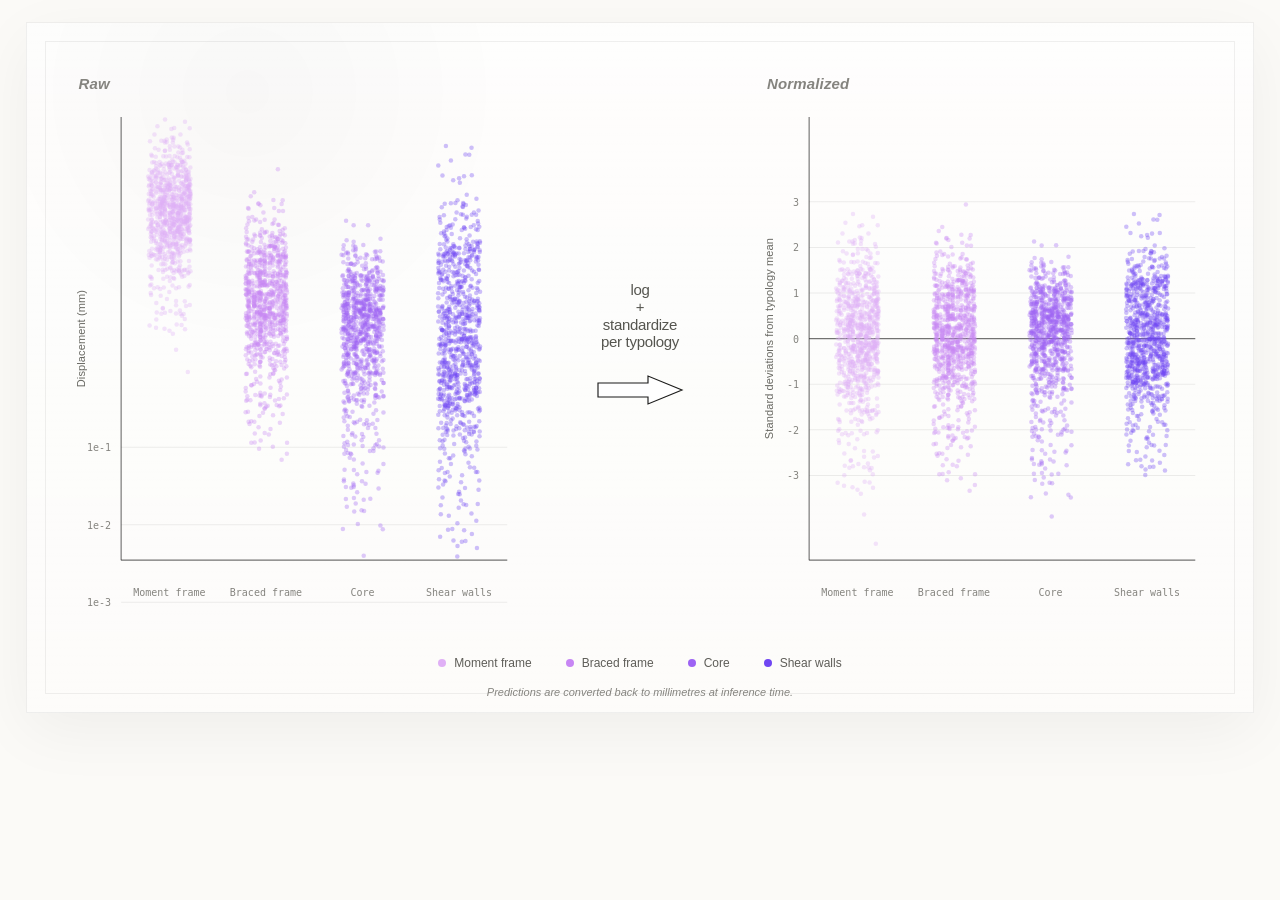
<file: thesis/figures/normalization_animation.html>
<!DOCTYPE html>
<html lang="en">
<head>
<!-- Google tag (gtag.js) --> 
<script async src="https://www.googletagmanager.com/gtag/js?id=G-0N6W82MQY1"></script>
<script>
  window.dataLayer = window.dataLayer || [];
  function gtag(){dataLayer.push(arguments);}
  gtag('js', new Date());

  gtag('config', 'G-0N6W82MQY1');
</script>
<meta charset="utf-8">
<meta name="viewport" content="width=device-width, initial-scale=1">
<title>Normalization</title>
<style>
  :root {
    --font-ui: "Helvetica Neue", Helvetica, Arial, sans-serif;
    --font-mono: "IBM Plex Mono", "SFMono-Regular", Consolas, monospace;
    --paper: #fbfaf7;
    --ink: #1b1b1a;
    --muted: #85847f;
    --rule: rgba(0,0,0,0.12);
    --anim: 3.9s;
  }
  * { box-sizing: border-box; }
  html, body {
    margin: 0;
    padding: 0;
    width: 100%;
    min-height: 100%;
    background: var(--paper);
    color: var(--ink);
    font-family: var(--font-ui);
    font-weight: 300;
    -webkit-font-smoothing: antialiased;
  }
  body {
    padding: 22px;
    display: grid;
    place-items: center;
  }
  .slide {
    width: min(1600px, 96vw);
    aspect-ratio: 16 / 9;
    position: relative;
    overflow: hidden;
    background:
      radial-gradient(circle at 18% 10%, rgba(0,0,0,0.022), transparent 22%),
      linear-gradient(180deg, rgba(255,255,255,0.72), rgba(255,255,255,0.4)),
      var(--paper);
    border: 1px solid rgba(0,0,0,0.06);
    box-shadow: 0 18px 60px rgba(0,0,0,0.05);
  }
  .frame {
    position: absolute;
    inset: 18px;
    border: 1px solid rgba(0,0,0,0.06);
    pointer-events: none;
  }
  .layout {
    position: absolute;
    inset: 34px 34px 76px;
    display: grid;
    grid-template-columns: 1fr 170px 1fr;
    gap: 24px;
    align-items: stretch;
  }
  .panel {
    position: relative;
    padding: 18px 18px 42px;
  }
  .panel-title {
    font-family: var(--font-ui);
    font-size: 15px;
    letter-spacing: 0.01em;
    color: var(--muted);
    margin-bottom: 8px;
    font-weight: 700;
    font-style: italic;
  }
  .plot-wrap {
    position: absolute;
    inset: 42px 6px 24px;
  }
  .plot-wrap svg {
    width: 100%;
    height: 100%;
    display: block;
  }
  .axis-line {
    stroke: rgba(0,0,0,0.55);
    stroke-width: 1.15;
  }
  .guide-line {
    stroke: rgba(0,0,0,0.07);
    stroke-width: 1;
  }
  .axis-text {
    fill: var(--muted);
    font-family: var(--font-mono);
    font-size: 10px;
  }
  .axis-label {
    fill: #686862;
    font-family: var(--font-ui);
    font-size: 11px;
    letter-spacing: 0.01em;
  }
  .group {
    opacity: 0;
    animation: revealGroup var(--anim) ease-out forwards;
  }
  .raw-group.moment { animation-delay: 0.12s; }
  .raw-group.braced { animation-delay: 0.28s; }
  .raw-group.core { animation-delay: 0.44s; }
  .raw-group.shear { animation-delay: 0.60s; }
  .norm-group.moment { animation-delay: 1.72s; }
  .norm-group.braced { animation-delay: 1.90s; }
  .norm-group.core { animation-delay: 2.08s; }
  .norm-group.shear { animation-delay: 2.26s; }
  .dot {
    opacity: 0.34;
  }
  .mid {
    position: relative;
    display: flex;
    flex-direction: column;
    justify-content: center;
    align-items: center;
    text-align: center;
    gap: 18px;
  }
  .mid-copy {
    font-size: 15px;
    line-height: 1.15;
    letter-spacing: -0.02em;
    color: #55554f;
    opacity: 0;
    animation: midFade var(--anim) ease-out forwards;
    animation-delay: 0.98s;
  }
  .mid-arrow {
    width: 92px;
    height: 44px;
    opacity: 0;
    animation: midFade var(--anim) ease-out forwards;
    animation-delay: 1.28s;
  }
  .mid-arrow svg {
    width: 100%;
    height: 100%;
    display: block;
  }
  .legend {
    position: absolute;
    left: 42px;
    right: 42px;
    bottom: 42px;
    display: flex;
    justify-content: center;
    gap: 34px;
    flex-wrap: wrap;
    font-size: 12px;
    color: #5e5d58;
  }
  .legend-item {
    display: inline-flex;
    align-items: center;
    gap: 8px;
  }
  .legend-dot {
    width: 8px;
    height: 8px;
    border-radius: 999px;
    display: inline-block;
  }
  .footer {
    position: absolute;
    left: 0;
    right: 0;
    bottom: 14px;
    text-align: center;
    font-size: 11px;
    color: var(--muted);
    font-style: italic;
    font-family: var(--font-ui);
  }
  @keyframes revealGroup {
    0%, 4% {
      opacity: 0;
      transform: translateY(5px);
    }
    12%, 100% {
      opacity: 1;
      transform: translateY(0);
    }
  }
  @keyframes midFade {
    0%, 18% {
      opacity: 0;
      transform: translateY(4px);
    }
    28%, 100% {
      opacity: 1;
      transform: translateY(0);
    }
  }
  @media (max-width: 1180px) {
    body { padding: 0; }
    .slide {
      width: 100vw;
      height: 100vh;
      aspect-ratio: auto;
      border: none;
      box-shadow: none;
    }
    .layout {
      inset: 24px 20px 88px;
      grid-template-columns: 1fr;
      grid-template-rows: 1fr 120px 1fr;
      gap: 8px;
    }
    .mid-arrow {
      transform: rotate(90deg);
    }
    .legend {
      gap: 16px;
      left: 20px;
      right: 20px;
      bottom: 40px;
    }
  }
  @media (max-width: 680px) {
    body {
      padding: 0;
      display: block;
    }
    .slide {
      width: 100vw;
      min-height: 100svh;
      height: auto;
      aspect-ratio: auto;
    }
    .frame {
      inset: 10px;
    }
    .layout {
      inset: 18px 14px 108px;
      grid-template-rows: minmax(240px, auto) 84px minmax(240px, auto);
      gap: 10px;
    }
    .panel {
      padding: 10px 8px 24px;
    }
    .panel-title,
    .mid-copy {
      font-size: 13px;
    }
    .plot-wrap {
      inset: 34px 0 12px;
    }
    .legend {
      left: 12px;
      right: 12px;
      bottom: 28px;
      gap: 10px 14px;
      font-size: 10px;
      justify-content: flex-start;
    }
    .footer {
      bottom: 10px;
      padding: 0 12px;
      font-size: 10px;
      line-height: 1.35;
    }
  }
</style>
</head>
<body>
  <div class="slide">
    <div class="frame"></div>

    <div class="layout">
      <section class="panel">
        <div class="panel-title">Raw</div>
        <div class="plot-wrap" id="raw-plot"></div>
      </section>

      <section class="mid">
        <div class="mid-copy">log<br>+<br>standardize<br>per typology</div>
        <div class="mid-arrow" aria-hidden="true">
          <svg viewBox="0 0 92 44">
            <path d="M4 15 H54 V8 L88 22 L54 36 V29 H4 Z" fill="#ffffff" stroke="#1b1b1a" stroke-width="1.15" stroke-linejoin="miter"></path>
          </svg>
        </div>
      </section>

      <section class="panel">
        <div class="panel-title">Normalized</div>
        <div class="plot-wrap" id="norm-plot"></div>
      </section>
    </div>

    <div class="legend" id="legend"></div>
    <div class="footer">Predictions are converted back to millimetres at inference time.</div>
  </div>

<script>
const DATA = {"typologies":[{"id":"moment_frame","label":"Moment frame","color":"#e0b0f6","raw":[{"x":0.6473919174208839,"y":33.25413557229485},{"x":0.5424837718658704,"y":102.17631349274097},{"x":0.40709982634412956,"y":60.62428578447478},{"x":0.29889869110545303,"y":99.0201049676131},{"x":0.7084079338467343,"y":247.95247107701442},{"x":0.5424475497884629,"y":48.07488446341354},{"x":0.6277157923442374,"y":112.54610035416925},{"x":0.6805493277699992,"y":19.450757990004345},{"x":0.5827879569403679,"y":19.510873677551654},{"x":0.36359624829059817,"y":120.2287684237844},{"x":0.7118507514759972,"y":182.06492809388487},{"x":0.4052856220077654,"y":349.0871434700491},{"x":0.556880194689582,"y":265.23081208194736},{"x":0.5356560506633569,"y":846.6305807712862},{"x":0.5439614001782,"y":974.7823143215062},{"x":0.5155091663591262,"y":168.09894946905857},{"x":0.7181419258561627,"y":242.79426220673204},{"x":0.5008562772666474,"y":132.85240168567088},{"x":0.6192499336171033,"y":133.07417330931978},{"x":0.49743118259645625,"y":206.09768590820136},{"x":0.7189767769957633,"y":184.5189062508347},{"x":0.7105936454026062,"y":44.747580748047746},{"x":0.4531699397853478,"y":138.3223404799181},{"x":0.4216471156285702,"y":452.375004778645},{"x":0.6593594864924698,"y":7.597449057031094},{"x":0.6317029539623377,"y":156.74699724358598},{"x":0.5842294783945995,"y":24.73733588278915},{"x":0.45974785472963553,"y":84.35155562817388},{"x":0.45149665837751923,"y":207.49299937209886},{"x":0.3379252940610329,"y":45.965276206512286},{"x":0.5552188946115683,"y":567.7003102923613},{"x":0.31625660299300584,"y":347.27652301882836},{"x":0.40081211502779474,"y":157.12237208355666},{"x":0.5686914919339557,"y":5.297225457645494},{"x":0.2864574533255716,"y":232.22207377600853},{"x":0.6471941556724601,"y":185.5060409399019},{"x":0.3118555943413219,"y":59.96975827293588},{"x":0.5106131622523731,"y":216.93868111748014},{"x":0.5204822268333865,"y":54.416150609399736},{"x":0.37998866355873073,"y":349.2198267111371},{"x":0.7006304151847284,"y":326.2195098909945},{"x":0.4300240943630149,"y":6.146763174050419},{"x":0.5020712739112028,"y":210.9436325851016},{"x":0.6616487890822611,"y":114.10583278026816},{"x":0.5690592979122033,"y":7.6665438639442565},{"x":0.44927785943511744,"y":897.4812954574563},{"x":0.3223598594599447,"y":470.6253451377805},{"x":0.7005544744298758,"y":221.96888389359614},{"x":0.5394095389231959,"y":918.578165761676},{"x":0.5361516726796528,"y":94.97694945580058},{"x":0.5427439196942881,"y":258.51421736276666},{"x":0.3455045306328387,"y":30.117198826223884},{"x":0.5264213965549783,"y":40.94858706833539},{"x":0.5277937089443857,"y":181.40878559778878},{"x":0.5356348013682364,"y":107.46932509019206},{"x":0.36137755783778824,"y":3.4788762555231783},{"x":0.59223232125765,"y":68.13682092747375},{"x":0.3108090884937817,"y":172.04858207057205},{"x":0.422940573291801,"y":57.722969015537934},{"x":0.3270164067665865,"y":30.811162438825793},{"x":0.6091326252394204,"y":5.778663942246112},{"x":0.5006925632397558,"y":3.171947592418291},{"x":0.4851755655953253,"y":254.55160093430635},{"x":0.31242508380722767,"y":29.547725816809482},{"x":0.47452240908046406,"y":140.96611646934767},{"x":0.37834487402411077,"y":227.40241225794128},{"x":0.41330931970902807,"y":101.62442149075963},{"x":0.4535131236355081,"y":100.45453477094178},{"x":0.5909174854475521,"y":67.08827727127603},{"x":0.6259997811040582,"y":152.2453930960793},{"x":0.43700788191818474,"y":188.52099841048943},{"x":0.5748571346456484,"y":79.60099184407555},{"x":0.5044981727832698,"y":276.77369434439953},{"x":0.5753039147210105,"y":63.6977464816445},{"x":0.4253461113965367,"y":137.33510432044642},{"x":0.6753046068152784,"y":180.71335596700143},{"x":0.5716284845611,"y":70.67703978188295},{"x":0.36439083248122456,"y":4.428303601453013},{"x":0.5330697510727573,"y":154.97387157044415},{"x":0.6097372675885772,"y":732.5988284188523},{"x":0.6231671444839225,"y":99.94692250531705},{"x":0.47260188786639845,"y":928.0493135067744},{"x":0.40245758130568626,"y":134.19808736226776},{"x":0.551050596606023,"y":756.6638818703107},{"x":0.6011565892864938,"y":205.32987505956478},{"x":0.5031834644512134,"y":98.28289942888476},{"x":0.36122745091934516,"y":59.53453101338236},{"x":0.5502894250612342,"y":212.6611741269188},{"x":0.6145549099335024,"y":1076.1093123260287},{"x":0.6826063616082858,"y":292.1292930264239},{"x":0.7175574859302456,"y":163.05459458705906},{"x":0.44204286980984037,"y":128.11498000856866},{"x":0.6344618484855656,"y":685.3901981499187},{"x":0.5833958845726286,"y":50.480807734260296},{"x":0.7080920432125514,"y":87.91574975762555},{"x":0.5038578644267502,"y":66.43115149496622},{"x":0.6586822635551257,"y":236.80510066094837},{"x":0.5017803848139426,"y":461.83112845472067},{"x":0.4068312093955889,"y":79.31837303847044},{"x":0.702568349947593,"y":355.31329531750697},{"x":0.4049926051928955,"y":247.30933395325727},{"x":0.41668962266406373,"y":167.730333143581},{"x":0.3063038682853258,"y":70.94633768296737},{"x":0.2802007607329334,"y":308.5165318009017},{"x":0.43028604011126714,"y":122.28255337065103},{"x":0.3991055064190665,"y":476.82623018179646},{"x":0.5996749329637858,"y":222.7603180976583},{"x":0.2864458625846334,"y":115.71955205066041},{"x":0.672291913074929,"y":138.87186379540526},{"x":0.6392678803644553,"y":112.72238738498825},{"x":0.6802456049334731,"y":315.1287065305196},{"x":0.6176885125099019,"y":160.07954614179636},{"x":0.5693011978158707,"y":41.01094379686159},{"x":0.6160695215368274,"y":75.58326868872264},{"x":0.6670866289466628,"y":94.18782678032142},{"x":0.6556871786344102,"y":400.31330314025803},{"x":0.3990111883877783,"y":118.84575194016854},{"x":0.6990216437886495,"y":68.38773074410538},{"x":0.7167642943077515,"y":405.90113035289085},{"x":0.5852135464680199,"y":89.00043782968618},{"x":0.5497678970804797,"y":1303.055633506641},{"x":0.5499110543919923,"y":135.46503909539393},{"x":0.5817793331253347,"y":175.5013582935771},{"x":0.6787940287417946,"y":79.65171346833115},{"x":0.41609740028066033,"y":205.38617400685405},{"x":0.456280111434075,"y":94.45243397688463},{"x":0.4189686565633474,"y":54.16173007237591},{"x":0.5976483457381083,"y":69.5346353180037},{"x":0.294986779702358,"y":299.2230845872025},{"x":0.45757710666202933,"y":219.9322770933163},{"x":0.45799734347370413,"y":19.326019562235064},{"x":0.4531072951947141,"y":44.457182911133486},{"x":0.5301564238440275,"y":513.8894882261924},{"x":0.3879891994527751,"y":683.025822015058},{"x":0.6724136883127305,"y":274.23237515530883},{"x":0.4463841618966865,"y":62.24647110264001},{"x":0.7013870687106074,"y":208.9190803711657},{"x":0.6893776830735473,"y":139.8837945659775},{"x":0.4329822337020218,"y":18.12809906237803},{"x":0.44226616434198235,"y":147.03185907063363},{"x":0.5526489361055674,"y":30.85653624006803},{"x":0.4546390679563005,"y":668.9266209307698},{"x":0.3274275432233012,"y":142.20115095032804},{"x":0.4040858518219854,"y":106.01675122681469},{"x":0.36181352774863107,"y":463.4560688321561},{"x":0.4653013950363022,"y":558.9621244966506},{"x":0.6717323509567741,"y":48.471167905217314},{"x":0.4859381367069314,"y":176.83323187306524},{"x":0.30026161639773674,"y":12.13423921893796},{"x":0.617817681036616,"y":127.11024070249444},{"x":0.6588318652503652,"y":205.43105141078382},{"x":0.6686967117109798,"y":306.5149555089167},{"x":0.4641350017385035,"y":55.59802044239334},{"x":0.4099373251813672,"y":161.4296485516723},{"x":0.7076892388559812,"y":119.43213074972418},{"x":0.44720992943234905,"y":58.51395688216772},{"x":0.5256105559901957,"y":333.6991132809085},{"x":0.711319272768687,"y":197.00111217049758},{"x":0.6548392063172421,"y":16.1847602041796},{"x":0.6722227807130896,"y":378.4171938111507},{"x":0.6846601355651275,"y":551.6850102511727},{"x":0.592715891307585,"y":632.1900378158415},{"x":0.4238041621998466,"y":150.9866878894412},{"x":0.36299949459979164,"y":66.82956473715653},{"x":0.6081597463177092,"y":49.193056060820425},{"x":0.5321451372265387,"y":108.31897870112398},{"x":0.3168527622028132,"y":182.57437030454182},{"x":0.6607016156354213,"y":77.69169120334678},{"x":0.32053788171253406,"y":134.66128335549638},{"x":0.6516873779373172,"y":81.914683648378},{"x":0.6318387597997988,"y":364.1175835727667},{"x":0.7107498202468081,"y":265.6445373127565},{"x":0.40137528037852654,"y":433.0298180194819},{"x":0.2916164498785251,"y":239.7383696293535},{"x":0.5075154618555403,"y":78.73648279259245},{"x":0.6906852025053591,"y":798.0923569110778},{"x":0.6965811668874144,"y":238.0310116912545},{"x":0.4357324886114161,"y":207.85110130284448},{"x":0.45236065130863445,"y":79.63881895556257},{"x":0.7031629603581651,"y":117.97155993196236},{"x":0.6404035704224808,"y":625.1212318019572},{"x":0.6930211917796664,"y":203.9595624098189},{"x":0.6357706230235056,"y":79.99661189472071},{"x":0.5044593791888554,"y":66.23648740352898},{"x":0.340794578426781,"y":368.8217745272461},{"x":0.5100750615346477,"y":103.60807747853964},{"x":0.31964740959679777,"y":108.52361436196064},{"x":0.6246486326935764,"y":53.435042676933634},{"x":0.591781806197363,"y":103.61973024301126},{"x":0.5358561345734807,"y":481.1999076104902},{"x":0.4370993146367746,"y":25.638045339137605},{"x":0.5994913435742986,"y":111.20192126542383},{"x":0.47215078145033074,"y":131.18453024302246},{"x":0.47608248821842036,"y":26.18785033434508},{"x":0.549607148834019,"y":51.55111509964036},{"x":0.5486797954695836,"y":19.346116967848285},{"x":0.37583096582658365,"y":1375.9185379252558},{"x":0.6038732026328123,"y":62.568188998151264},{"x":0.36071305686043265,"y":256.75069464530185},{"x":0.630048228555269,"y":64.43394040888788},{"x":0.4061848700448478,"y":37.08047410602234},{"x":0.49883176143369556,"y":71.99660429463718},{"x":0.5844651145897175,"y":433.3613885549426},{"x":0.47709030410671593,"y":20.00036675973589},{"x":0.4955225587421983,"y":434.17257738063165},{"x":0.31846189315938245,"y":235.6074202179968},{"x":0.6206901082907581,"y":48.76274281190492},{"x":0.4757693372754248,"y":210.972551992379},{"x":0.5229466981723679,"y":90.04402628691906},{"x":0.36875578671113307,"y":63.938842789431305},{"x":0.5711199067740657,"y":410.22073606107597},{"x":0.3069810982827011,"y":184.81535376785402},{"x":0.358600186873771,"y":557.2992549491294},{"x":0.5825326353459274,"y":550.2055153044086},{"x":0.5883887623831258,"y":328.82060135595617},{"x":0.504451735069946,"y":13.96292310291072},{"x":0.3789582710117518,"y":136.67847909825272},{"x":0.7038355103770783,"y":62.39181800671192},{"x":0.6473919174208839,"y":55.2213476261161},{"x":0.5424837718658704,"y":89.43052471325358},{"x":0.40709982634412956,"y":118.13669552007151},{"x":0.29889869110545303,"y":113.16332770853909},{"x":0.7084079338467343,"y":21.283086047260873},{"x":0.5424475497884629,"y":15.166990941554953},{"x":0.6277157923442374,"y":161.06330391777206},{"x":0.6805493277699992,"y":78.26209444911717},{"x":0.5827879569403679,"y":84.15634746967547},{"x":0.36359624829059817,"y":299.25748575817113},{"x":0.7118507514759972,"y":46.790789294725535},{"x":0.4052856220077654,"y":219.64739343001463},{"x":0.556880194689582,"y":23.51000003980026},{"x":0.5356560506633569,"y":57.550528471601595},{"x":0.5439614001782,"y":17.607802839735818},{"x":0.5155091663591262,"y":28.31330775440728},{"x":0.7181419258561627,"y":288.9562488158666},{"x":0.5008562772666474,"y":139.56964893943103},{"x":0.6192499336171033,"y":37.93111955225763},{"x":0.49743118259645625,"y":64.64680237914428},{"x":0.7189767769957633,"y":184.7626812914879},{"x":0.7105936454026062,"y":1299.4683051989236},{"x":0.4531699397853478,"y":109.16758353019168},{"x":0.4216471156285702,"y":142.50339615411212},{"x":0.6593594864924698,"y":4.509413522540188},{"x":0.6317029539623377,"y":40.463495831586776},{"x":0.5842294783945995,"y":62.619396804497576},{"x":0.45974785472963553,"y":164.9706701741632},{"x":0.45149665837751923,"y":279.0648525401736},{"x":0.3379252940610329,"y":169.72337512008852},{"x":0.5552188946115683,"y":234.41344447707885},{"x":0.31625660299300584,"y":61.10567912532569},{"x":0.40081211502779474,"y":219.12695304401717},{"x":0.5686914919339557,"y":50.95997029305144},{"x":0.2864574533255716,"y":30.19307108126609},{"x":0.6471941556724601,"y":130.29158414770654},{"x":0.3118555943413219,"y":243.17207793589807},{"x":0.5106131622523731,"y":59.65196759301533},{"x":0.5204822268333865,"y":433.8515284262418},{"x":0.37998866355873073,"y":71.70147001692892},{"x":0.7006304151847284,"y":44.4919636880355},{"x":0.4300240943630149,"y":50.64275018205101},{"x":0.5020712739112028,"y":73.03564817737214},{"x":0.6616487890822611,"y":3.3190915500873954},{"x":0.5690592979122033,"y":18.5293815836909},{"x":0.44927785943511744,"y":30.880504361197904},{"x":0.3223598594599447,"y":135.87098295665814},{"x":0.7005544744298758,"y":126.92974485666572},{"x":0.5394095389231959,"y":169.97883129894825},{"x":0.5361516726796528,"y":88.74065195054318},{"x":0.5427439196942881,"y":168.37058863948533},{"x":0.3455045306328387,"y":148.30383325670596},{"x":0.5264213965549783,"y":27.23069386219188},{"x":0.5277937089443857,"y":70.92711139361427},{"x":0.5356348013682364,"y":41.69277749143111},{"x":0.36137755783778824,"y":79.53887500865912},{"x":0.59223232125765,"y":45.23723075681956},{"x":0.3108090884937817,"y":9.210759203732554},{"x":0.422940573291801,"y":139.4758805540172},{"x":0.3270164067665865,"y":212.44493788429403},{"x":0.6091326252394204,"y":58.88394620872206},{"x":0.5006925632397558,"y":47.67038653384333},{"x":0.4851755655953253,"y":42.31381448709956},{"x":0.31242508380722767,"y":77.79499966359585},{"x":0.47452240908046406,"y":8.172108417028452},{"x":0.37834487402411077,"y":26.43398593041519},{"x":0.41330931970902807,"y":210.35907879786487},{"x":0.4535131236355081,"y":27.020585969270694},{"x":0.5909174854475521,"y":358.9768414653389},{"x":0.6259997811040582,"y":65.59531830906579},{"x":0.43700788191818474,"y":160.09840149675074},{"x":0.5748571346456484,"y":162.20406281892426},{"x":0.5044981727832698,"y":59.14676483036915},{"x":0.5753039147210105,"y":3.8159993395578486},{"x":0.4253461113965367,"y":28.20513409700574},{"x":0.6753046068152784,"y":61.389756668996384},{"x":0.5716284845611,"y":178.68338782094557},{"x":0.36439083248122456,"y":7.247180183818475},{"x":0.5330697510727573,"y":107.33372620823555},{"x":0.6097372675885772,"y":34.060870447790855},{"x":0.6231671444839225,"y":87.76503686730618},{"x":0.47260188786639845,"y":162.62098354774653},{"x":0.40245758130568626,"y":105.52366839362595},{"x":0.551050596606023,"y":54.83234823085606},{"x":0.6011565892864938,"y":19.1175897838295},{"x":0.5031834644512134,"y":384.2751587139408},{"x":0.36122745091934516,"y":45.488267729679265},{"x":0.5502894250612342,"y":27.389610625516315},{"x":0.6145549099335024,"y":5.277534888037208},{"x":0.6826063616082858,"y":92.31008284164557},{"x":0.7175574859302456,"y":40.72519520969131},{"x":0.44204286980984037,"y":76.61982649355421},{"x":0.6344618484855656,"y":82.0708654525073},{"x":0.5833958845726286,"y":312.2057128347386},{"x":0.7080920432125514,"y":173.72963527670933},{"x":0.5038578644267502,"y":42.3030969016575},{"x":0.6586822635551257,"y":89.45403731096324},{"x":0.5017803848139426,"y":346.55924467127346},{"x":0.4068312093955889,"y":286.4052713347004},{"x":0.702568349947593,"y":25.275280602170888},{"x":0.4049926051928955,"y":10.987694191612741},{"x":0.41668962266406373,"y":5.246464166653321},{"x":0.3063038682853258,"y":50.85809789028146},{"x":0.2802007607329334,"y":149.97622256490513},{"x":0.43028604011126714,"y":338.157880075512},{"x":0.3991055064190665,"y":28.672293434443887},{"x":0.5996749329637858,"y":18.715461766375117},{"x":0.2864458625846334,"y":120.1246174964812},{"x":0.672291913074929,"y":46.20949046796094},{"x":0.6392678803644553,"y":74.26045275645295},{"x":0.6802456049334731,"y":83.54276769334004},{"x":0.6176885125099019,"y":124.28160823913669},{"x":0.5693011978158707,"y":211.37404963487535},{"x":0.6160695215368274,"y":111.93185370090038},{"x":0.6670866289466628,"y":91.51636418662497},{"x":0.6556871786344102,"y":191.68048680506487},{"x":0.3990111883877783,"y":30.498924300644536},{"x":0.6990216437886495,"y":11.772306640328406},{"x":0.7167642943077515,"y":135.8571251494673},{"x":0.5852135464680199,"y":408.4105889555984},{"x":0.5497678970804797,"y":80.46491295592075},{"x":0.5499110543919923,"y":164.69051472880136},{"x":0.5817793331253347,"y":41.39395552686093},{"x":0.6787940287417946,"y":50.204882604394356},{"x":0.41609740028066033,"y":22.899170848819363},{"x":0.456280111434075,"y":147.03079318539798},{"x":0.4189686565633474,"y":296.80783507385564},{"x":0.5976483457381083,"y":135.46638817279242},{"x":0.294986779702358,"y":376.45996416561263},{"x":0.45757710666202933,"y":22.839556054023916},{"x":0.45799734347370413,"y":109.8814676328037},{"x":0.4531072951947141,"y":57.80229814513177},{"x":0.5301564238440275,"y":81.2219957916614},{"x":0.3879891994527751,"y":37.93744451869969},{"x":0.6724136883127305,"y":43.04612493260025},{"x":0.4463841618966865,"y":169.36214335281622},{"x":0.7013870687106074,"y":93.28479705640744},{"x":0.6893776830735473,"y":66.56255468576629},{"x":0.4329822337020218,"y":36.795232008384296},{"x":0.44226616434198235,"y":11.470447960115859},{"x":0.5526489361055674,"y":29.755382106614963},{"x":0.4546390679563005,"y":1676.9132483423084},{"x":0.3274275432233012,"y":176.8473853450315},{"x":0.4040858518219854,"y":56.79712809519621},{"x":0.36181352774863107,"y":123.31154897626256},{"x":0.4653013950363022,"y":83.46779667863076},{"x":0.6717323509567741,"y":41.50333092226546},{"x":0.4859381367069314,"y":57.05660250014006},{"x":0.30026161639773674,"y":277.00387964132756},{"x":0.617817681036616,"y":56.065002393679414},{"x":0.6588318652503652,"y":114.75883382037607},{"x":0.6686967117109798,"y":181.51686615422747},{"x":0.4641350017385035,"y":84.07297753424058},{"x":0.4099373251813672,"y":37.27210012826811},{"x":0.7076892388559812,"y":83.79318791021463},{"x":0.44720992943234905,"y":119.09212963725419},{"x":0.5256105559901957,"y":23.68451878665501},{"x":0.711319272768687,"y":6.8330208684412295},{"x":0.6548392063172421,"y":493.38600452797266},{"x":0.6722227807130896,"y":6.619707840630032},{"x":0.6846601355651275,"y":82.91786671163509},{"x":0.592715891307585,"y":35.451523734347546},{"x":0.4238041621998466,"y":106.44494866195261},{"x":0.36299949459979164,"y":392.5205585451083},{"x":0.6081597463177092,"y":39.757483871586665},{"x":0.5321451372265387,"y":32.19547348388269},{"x":0.3168527622028132,"y":14.854379149969654},{"x":0.6607016156354213,"y":95.07263548750252},{"x":0.32053788171253406,"y":98.48408514064137},{"x":0.6516873779373172,"y":120.92656150607401},{"x":0.6318387597997988,"y":150.99235240657893},{"x":0.7107498202468081,"y":35.689879592695775},{"x":0.40137528037852654,"y":127.20396306090944},{"x":0.2916164498785251,"y":33.941580216965065},{"x":0.5075154618555403,"y":134.37534585223554},{"x":0.6906852025053591,"y":63.46638757310823},{"x":0.6965811668874144,"y":136.01416040122393},{"x":0.4357324886114161,"y":150.7875137381578},{"x":0.45236065130863445,"y":661.3946579170308},{"x":0.7031629603581651,"y":47.745139261526134},{"x":0.6404035704224808,"y":37.32220109557023},{"x":0.6930211917796664,"y":229.95967395146846},{"x":0.6357706230235056,"y":48.36551264399959},{"x":0.5044593791888554,"y":38.36619996732343},{"x":0.340794578426781,"y":49.180588856841226},{"x":0.5100750615346477,"y":15.50895556608658},{"x":0.31964740959679777,"y":59.962150345160246},{"x":0.6246486326935764,"y":307.03596859536464},{"x":0.591781806197363,"y":103.86151965902492},{"x":0.5358561345734807,"y":138.98361451892407},{"x":0.4370993146367746,"y":81.13305986975129},{"x":0.5994913435742986,"y":20.755291207713242},{"x":0.47215078145033074,"y":52.607006090571616},{"x":0.47608248821842036,"y":206.74453325744},{"x":0.549607148834019,"y":128.1167405028695},{"x":0.5486797954695836,"y":80.87209817888224},{"x":0.37583096582658365,"y":103.45554265023397},{"x":0.6038732026328123,"y":118.89182570377122},{"x":0.36071305686043265,"y":198.40539149557083},{"x":0.630048228555269,"y":478.2138946128297},{"x":0.4061848700448478,"y":64.34393675129405},{"x":0.49883176143369556,"y":10.039754618932083},{"x":0.5844651145897175,"y":83.73138701492633},{"x":0.47709030410671593,"y":40.39379867244504},{"x":0.4955225587421983,"y":28.67769134941667},{"x":0.31846189315938245,"y":206.90830945116406},{"x":0.6206901082907581,"y":101.66293062532881},{"x":0.4757693372754248,"y":15.834727530590554},{"x":0.5229466981723679,"y":31.19562970755003},{"x":0.36875578671113307,"y":5.472909965591733},{"x":0.5711199067740657,"y":131.88831152414951},{"x":0.3069810982827011,"y":148.92113007429631},{"x":0.358600186873771,"y":29.87501079872989},{"x":0.5825326353459274,"y":377.393888420326},{"x":0.5883887623831258,"y":65.6968874898085},{"x":0.504451735069946,"y":92.03243204008405},{"x":0.3789582710117518,"y":150.2936286506689},{"x":0.7038355103770783,"y":100.9436497432751},{"x":0.31649313744484364,"y":86.1124213978123},{"x":0.3873070467524878,"y":19.219806288353297},{"x":0.6273527294779219,"y":187.27472281999962},{"x":0.6212450356534233,"y":501.3845074511473},{"x":0.5393883986828691,"y":144.4012484789955},{"x":0.5103119265981648,"y":20.93452486341091},{"x":0.4326132877490674,"y":59.411848369447306},{"x":0.35015343208171945,"y":139.54159498997922},{"x":0.5638698175059552,"y":79.43253759321568},{"x":0.6473919174208839,"y":55.86790465768086},{"x":0.5424837718658704,"y":31.41176434397031},{"x":0.40709982634412956,"y":51.863736558907085},{"x":0.29889869110545303,"y":141.93933861852807},{"x":0.7084079338467343,"y":241.846805081664},{"x":0.5424475497884629,"y":156.78625956612865},{"x":0.6277157923442374,"y":58.804459019271945},{"x":0.6805493277699992,"y":47.78949018044795},{"x":0.5827879569403679,"y":61.24301534486088},{"x":0.36359624829059817,"y":79.22400269785354},{"x":0.7118507514759972,"y":47.94309454458158},{"x":0.4052856220077654,"y":426.104031342196},{"x":0.556880194689582,"y":60.43663640459526},{"x":0.5356560506633569,"y":74.35378270247878},{"x":0.5439614001782,"y":88.5810618735948},{"x":0.5155091663591262,"y":66.14386025716995},{"x":0.7181419258561627,"y":89.71730149068249},{"x":0.5008562772666474,"y":39.69210861119902},{"x":0.6192499336171033,"y":75.80934757726389},{"x":0.49743118259645625,"y":200.70352253316122},{"x":0.7189767769957633,"y":18.580971711884942},{"x":0.7105936454026062,"y":12.322321128457874},{"x":0.4531699397853478,"y":58.17409780493806},{"x":0.4216471156285702,"y":142.7165602463078},{"x":0.6593594864924698,"y":38.657227709479955},{"x":0.6317029539623377,"y":15.817185662151758},{"x":0.5842294783945995,"y":33.02732274736732},{"x":0.45974785472963553,"y":148.25102797016433},{"x":0.45149665837751923,"y":78.10581708025047},{"x":0.3379252940610329,"y":52.54058919899051},{"x":0.5552188946115683,"y":57.46149075501282},{"x":0.31625660299300584,"y":22.03538010374332},{"x":0.40081211502779474,"y":120.83793244049238},{"x":0.5686914919339557,"y":40.377067951959354},{"x":0.2864574533255716,"y":155.64958061064354},{"x":0.6471941556724601,"y":5.212074607103817},{"x":0.3118555943413219,"y":198.1118879710936},{"x":0.5106131622523731,"y":124.65197579609139},{"x":0.5204822268333865,"y":1267.303253749425},{"x":0.37998866355873073,"y":35.20573500237937},{"x":0.7006304151847284,"y":58.91720675567065},{"x":0.4300240943630149,"y":66.22748294848098},{"x":0.5020712739112028,"y":126.6186295852445},{"x":0.6616487890822611,"y":148.9899404090106},{"x":0.5690592979122033,"y":11.199647483762377},{"x":0.44927785943511744,"y":45.79193850504665},{"x":0.3223598594599447,"y":67.11169661161071},{"x":0.7005544744298758,"y":171.1405279140514},{"x":0.5394095389231959,"y":135.98604313802375},{"x":0.5361516726796528,"y":67.60723719417616},{"x":0.5427439196942881,"y":38.07857812569012},{"x":0.3455045306328387,"y":368.7281345906081},{"x":0.5264213965549783,"y":213.25529049204312},{"x":0.5277937089443857,"y":18.912887893925937},{"x":0.5356348013682364,"y":2.8985906570305633},{"x":0.36137755783778824,"y":26.50894539693051},{"x":0.59223232125765,"y":316.01967156582634},{"x":0.3108090884937817,"y":44.75089616519652},{"x":0.422940573291801,"y":47.392344582224226},{"x":0.3270164067665865,"y":269.1088553733189},{"x":0.6091326252394204,"y":17.88475597063513},{"x":0.5006925632397558,"y":50.62598854501628},{"x":0.4851755655953253,"y":230.43588496755294},{"x":0.31242508380722767,"y":12.58096456434773},{"x":0.47452240908046406,"y":53.28966833619663},{"x":0.37834487402411077,"y":41.74446212077249},{"x":0.41330931970902807,"y":131.86935190153065},{"x":0.4535131236355081,"y":5.411414913039865},{"x":0.5909174854475521,"y":59.82895830265349},{"x":0.6259997811040582,"y":3.75529205255567},{"x":0.43700788191818474,"y":14.915049625469326},{"x":0.5748571346456484,"y":60.43394357366467},{"x":0.5044981727832698,"y":60.77724384084707},{"x":0.5753039147210105,"y":150.0255126097165},{"x":0.4253461113965367,"y":56.06385809393037},{"x":0.6753046068152784,"y":147.02256092289446},{"x":0.5716284845611,"y":402.3692978695937},{"x":0.36439083248122456,"y":214.7304973179801},{"x":0.5330697510727573,"y":76.52937525921514},{"x":0.6097372675885772,"y":71.58028078651432},{"x":0.6231671444839225,"y":84.85771593948388},{"x":0.47260188786639845,"y":255.35280145324256},{"x":0.40245758130568626,"y":93.78393519655765},{"x":0.551050596606023,"y":135.33913432238882},{"x":0.6011565892864938,"y":273.02505631171607},{"x":0.5031834644512134,"y":156.05496324972515},{"x":0.36122745091934516,"y":43.005313838833686},{"x":0.5502894250612342,"y":58.5549666488716},{"x":0.6145549099335024,"y":99.72526306479362},{"x":0.6826063616082858,"y":167.2017930136618},{"x":0.7175574859302456,"y":34.433288460516884},{"x":0.44204286980984037,"y":53.74249138870052},{"x":0.6344618484855656,"y":89.88622484106877},{"x":0.5833958845726286,"y":124.8899741102946},{"x":0.7080920432125514,"y":70.48355417958835},{"x":0.5038578644267502,"y":411.3741741982937},{"x":0.6586822635551257,"y":80.67020080439111},{"x":0.5017803848139426,"y":570.1064141392854},{"x":0.4068312093955889,"y":103.22801037481143},{"x":0.702568349947593,"y":78.22774604719743},{"x":0.4049926051928955,"y":205.8383076300405},{"x":0.41668962266406373,"y":39.25957977990477},{"x":0.3063038682853258,"y":74.79932447491892},{"x":0.2802007607329334,"y":86.54332277170705},{"x":0.43028604011126714,"y":19.41552578617913},{"x":0.3991055064190665,"y":27.334503266223088},{"x":0.5996749329637858,"y":60.45440807593787},{"x":0.2864458625846334,"y":288.36261967854176},{"x":0.672291913074929,"y":378.3767502378339},{"x":0.6392678803644553,"y":181.76251550737186},{"x":0.6802456049334731,"y":218.1719793952461},{"x":0.6176885125099019,"y":90.06044676373327},{"x":0.5693011978158707,"y":6.747351686224079},{"x":0.6160695215368274,"y":69.69736640179646},{"x":0.6670866289466628,"y":64.52207293359034},{"x":0.6556871786344102,"y":108.39526442373503},{"x":0.3990111883877783,"y":92.95494164635105},{"x":0.6990216437886495,"y":17.949102464969062},{"x":0.7167642943077515,"y":47.09299011420151},{"x":0.5852135464680199,"y":84.73228174066291},{"x":0.5497678970804797,"y":14.837135443860381},{"x":0.5499110543919923,"y":73.85364187836272},{"x":0.5817793331253347,"y":91.50089416642935},{"x":0.6787940287417946,"y":88.01275353348237},{"x":0.41609740028066033,"y":69.96857539795779},{"x":0.456280111434075,"y":50.14369208561485},{"x":0.4189686565633474,"y":98.22147839003703},{"x":0.5976483457381083,"y":70.39700788029516},{"x":0.294986779702358,"y":27.712230968665427},{"x":0.45757710666202933,"y":29.050636619378825},{"x":0.45799734347370413,"y":181.473676689808},{"x":0.4531072951947141,"y":47.4672985429749},{"x":0.5301564238440275,"y":61.94044495676744},{"x":0.3879891994527751,"y":225.93784338497503},{"x":0.6724136883127305,"y":142.8920585483274},{"x":0.4463841618966865,"y":74.77270176490315},{"x":0.7013870687106074,"y":62.28193346720397},{"x":0.6893776830735473,"y":354.14812478821847},{"x":0.4329822337020218,"y":6.229468091138333},{"x":0.44226616434198235,"y":384.9941239516169},{"x":0.5526489361055674,"y":473.7485094750712},{"x":0.4546390679563005,"y":195.70370675625952},{"x":0.3274275432233012,"y":126.32633384833395},{"x":0.4040858518219854,"y":171.11871404921874},{"x":0.36181352774863107,"y":110.333792153793},{"x":0.4653013950363022,"y":43.213013796524876},{"x":0.6717323509567741,"y":333.50844993425136},{"x":0.4859381367069314,"y":32.71010693589128},{"x":0.30026161639773674,"y":15.889464678906357},{"x":0.617817681036616,"y":85.33192462196202},{"x":0.6588318652503652,"y":19.383545581940805},{"x":0.6686967117109798,"y":270.07376594190225},{"x":0.4641350017385035,"y":242.10576451776433},{"x":0.4099373251813672,"y":8.97967518646322},{"x":0.7076892388559812,"y":57.35478991721253},{"x":0.44720992943234905,"y":38.456567405348125},{"x":0.5256105559901957,"y":30.229169999076127},{"x":0.711319272768687,"y":45.516446194990145},{"x":0.6548392063172421,"y":79.8891447656345},{"x":0.6722227807130896,"y":126.35472718468843},{"x":0.6846601355651275,"y":33.92749271482808},{"x":0.592715891307585,"y":753.7204202228484},{"x":0.4238041621998466,"y":46.809803469193184},{"x":0.36299949459979164,"y":230.37453935255715},{"x":0.6081597463177092,"y":541.8641855429574},{"x":0.5321451372265387,"y":181.66850386471413},{"x":0.3168527622028132,"y":74.81470384561534},{"x":0.6607016156354213,"y":75.38952074814779},{"x":0.32053788171253406,"y":294.0213245292324},{"x":0.6516873779373172,"y":19.00716385669327},{"x":0.6318387597997988,"y":62.375420882341075},{"x":0.7107498202468081,"y":110.40409498188893},{"x":0.40137528037852654,"y":33.31558207977064},{"x":0.2916164498785251,"y":135.99354012786551},{"x":0.5075154618555403,"y":101.78888331626507},{"x":0.6906852025053591,"y":0.930175040240217},{"x":0.6965811668874144,"y":167.97586621270472},{"x":0.4357324886114161,"y":198.55776945785462},{"x":0.45236065130863445,"y":115.22082674457494},{"x":0.7031629603581651,"y":138.12004451176065},{"x":0.6404035704224808,"y":471.9733163334469},{"x":0.6930211917796664,"y":233.34322614611028},{"x":0.6357706230235056,"y":122.7497256783686},{"x":0.5044593791888554,"y":123.80923190597026},{"x":0.340794578426781,"y":11.221746123572345},{"x":0.5100750615346477,"y":360.1821730666348},{"x":0.31964740959679777,"y":36.240533857563776},{"x":0.6246486326935764,"y":124.37670073561712},{"x":0.591781806197363,"y":103.47230729992823},{"x":0.5358561345734807,"y":109.69315509924829},{"x":0.4370993146367746,"y":304.6347678878147},{"x":0.5994913435742986,"y":28.834849575454687},{"x":0.47215078145033074,"y":857.1838033699205},{"x":0.47608248821842036,"y":328.8598985989338},{"x":0.549607148834019,"y":87.86658696787266},{"x":0.5486797954695836,"y":392.05775488699896},{"x":0.37583096582658365,"y":91.88040938148069},{"x":0.6038732026328123,"y":30.63383858023656},{"x":0.36071305686043265,"y":35.36643840830501},{"x":0.630048228555269,"y":18.997693045316346},{"x":0.4061848700448478,"y":34.82846368598652},{"x":0.49883176143369556,"y":409.1618630732109},{"x":0.5844651145897175,"y":97.17425474192149},{"x":0.47709030410671593,"y":232.51116530875993},{"x":0.4955225587421983,"y":290.8614822636297},{"x":0.31846189315938245,"y":29.311882849111733},{"x":0.6206901082907581,"y":251.6970255604537},{"x":0.4757693372754248,"y":181.72424357398566},{"x":0.5229466981723679,"y":112.445361264955},{"x":0.36875578671113307,"y":54.82606992259344},{"x":0.5711199067740657,"y":127.65600067673469},{"x":0.3069810982827011,"y":56.592779397385094},{"x":0.358600186873771,"y":61.3341977092466},{"x":0.5825326353459274,"y":60.07358644214967},{"x":0.5883887623831258,"y":98.31575226050123},{"x":0.504451735069946,"y":33.486934579394735},{"x":0.3789582710117518,"y":74.00289702883408},{"x":0.7038355103770783,"y":156.20895240264184},{"x":0.31649313744484364,"y":53.49988999986613},{"x":0.3873070467524878,"y":33.01624755095861},{"x":0.6273527294779219,"y":616.8071507708564},{"x":0.6212450356534233,"y":214.02471949210096},{"x":0.5393883986828691,"y":42.30926196367947},{"x":0.5103119265981648,"y":5.720769141363048},{"x":0.4326132877490674,"y":80.82766444282778},{"x":0.35015343208171945,"y":318.0555020218101},{"x":0.5638698175059552,"y":225.39912648751738},{"x":0.45609253019364093,"y":115.44513188846031},{"x":0.6206698025126015,"y":358.6917225929479},{"x":0.6473919174208839,"y":262.5122489879855},{"x":0.5424837718658704,"y":302.3061071677818},{"x":0.40709982634412956,"y":69.58444506924464},{"x":0.29889869110545303,"y":880.6655660740554},{"x":0.7084079338467343,"y":159.86416533638365},{"x":0.5424475497884629,"y":71.02265776245535},{"x":0.6277157923442374,"y":254.63499008992974},{"x":0.6805493277699992,"y":212.7598296874026},{"x":0.5827879569403679,"y":103.6073480888257},{"x":0.36359624829059817,"y":309.3028834192686},{"x":0.7118507514759972,"y":103.69486467124577},{"x":0.4052856220077654,"y":85.93641248066895},{"x":0.556880194689582,"y":118.20973149784369},{"x":0.5356560506633569,"y":130.07458462865327},{"x":0.5439614001782,"y":291.3300948313178},{"x":0.5155091663591262,"y":235.67827813342254},{"x":0.7181419258561627,"y":200.56032949890997},{"x":0.5008562772666474,"y":104.88056126312217},{"x":0.6192499336171033,"y":120.12207620326372},{"x":0.49743118259645625,"y":84.01409868226425},{"x":0.7189767769957633,"y":117.86664937868176},{"x":0.7105936454026062,"y":693.4002366784332},{"x":0.4531699397853478,"y":53.13086618891238},{"x":0.4216471156285702,"y":287.8533384632837},{"x":0.6593594864924698,"y":186.76071624933496},{"x":0.6317029539623377,"y":126.01821535239365},{"x":0.5842294783945995,"y":154.22938295006375},{"x":0.45974785472963553,"y":347.40996428921665},{"x":0.45149665837751923,"y":119.42689347358669},{"x":0.3379252940610329,"y":64.93494842377537},{"x":0.5552188946115683,"y":298.9912574068305},{"x":0.31625660299300584,"y":259.185456758038},{"x":0.40081211502779474,"y":148.26889644849072},{"x":0.5686914919339557,"y":41.957336910931545},{"x":0.2864574533255716,"y":111.9770770888751},{"x":0.6471941556724601,"y":159.49133237531754},{"x":0.3118555943413219,"y":15.503265715699794},{"x":0.5106131622523731,"y":239.65888820343108},{"x":0.5204822268333865,"y":436.2142051419367},{"x":0.37998866355873073,"y":379.90117424578244},{"x":0.7006304151847284,"y":89.98047831857369},{"x":0.4300240943630149,"y":102.7019923046308},{"x":0.5020712739112028,"y":84.92016236426515},{"x":0.6616487890822611,"y":1578.1629444311675},{"x":0.5690592979122033,"y":43.66556353936769},{"x":0.44927785943511744,"y":3.3700201604235844},{"x":0.3223598594599447,"y":354.16026613883724},{"x":0.7005544744298758,"y":284.8805366766023},{"x":0.5394095389231959,"y":122.0757287410672},{"x":0.5361516726796528,"y":24.491215059002805},{"x":0.5427439196942881,"y":74.80486074910866},{"x":0.3455045306328387,"y":1075.8684858792262},{"x":0.5264213965549783,"y":156.95377103497898},{"x":0.5277937089443857,"y":43.410874397774556},{"x":0.5356348013682364,"y":24.342481537882318},{"x":0.36137755783778824,"y":190.11405987828536},{"x":0.59223232125765,"y":132.10000784084255},{"x":0.3108090884937817,"y":31.61418698378319},{"x":0.422940573291801,"y":114.01330214046416},{"x":0.3270164067665865,"y":67.37120440607629},{"x":0.6091326252394204,"y":428.0955662986895},{"x":0.5006925632397558,"y":242.1106197559451},{"x":0.4851755655953253,"y":441.2611422855477},{"x":0.31242508380722767,"y":591.2744677048256},{"x":0.47452240908046406,"y":76.54275866545714},{"x":0.37834487402411077,"y":11.535297529473171},{"x":0.41330931970902807,"y":258.6675335063952},{"x":0.4535131236355081,"y":72.95909207876288},{"x":0.5909174854475521,"y":32.297285721583634},{"x":0.6259997811040582,"y":168.25648193228704},{"x":0.43700788191818474,"y":562.8964484234973},{"x":0.5748571346456484,"y":125.64656977938866},{"x":0.5044981727832698,"y":758.9309771409777},{"x":0.5753039147210105,"y":110.1410124664756},{"x":0.4253461113965367,"y":142.0324109469709},{"x":0.6753046068152784,"y":279.5504002920323},{"x":0.5716284845611,"y":36.58593997961918},{"x":0.36439083248122456,"y":318.6151729650105},{"x":0.5330697510727573,"y":26.868367359034664},{"x":0.6097372675885772,"y":22.025642746753174},{"x":0.6231671444839225,"y":16.92757671068891},{"x":0.47260188786639845,"y":78.14341759530583},{"x":0.40245758130568626,"y":32.422085600666044},{"x":0.551050596606023,"y":49.00897259400999},{"x":0.6011565892864938,"y":201.83069413951236},{"x":0.5031834644512134,"y":235.75464503791662},{"x":0.36122745091934516,"y":100.99623112902965},{"x":0.5502894250612342,"y":52.48827558952631},{"x":0.6145549099335024,"y":24.987537074066967},{"x":0.6826063616082858,"y":850.6115504687219},{"x":0.7175574859302456,"y":173.61765064548962},{"x":0.44204286980984037,"y":426.3089696006515},{"x":0.6344618484855656,"y":225.82192335194773},{"x":0.5833958845726286,"y":227.4759516577772},{"x":0.7080920432125514,"y":224.69425995195576},{"x":0.5038578644267502,"y":37.1046626757038},{"x":0.6586822635551257,"y":231.658171360694},{"x":0.5017803848139426,"y":468.4467549004994},{"x":0.4068312093955889,"y":48.903086513701375},{"x":0.702568349947593,"y":274.2025880316801},{"x":0.4049926051928955,"y":41.45634397290001},{"x":0.41668962266406373,"y":44.426199094693494},{"x":0.3063038682853258,"y":9.77637980920205},{"x":0.2802007607329334,"y":65.08840870049903},{"x":0.43028604011126714,"y":32.9038887126154},{"x":0.3991055064190665,"y":195.2991539190713},{"x":0.5996749329637858,"y":173.60624240299433},{"x":0.2864458625846334,"y":184.23867696762656},{"x":0.672291913074929,"y":92.51008877125066},{"x":0.6392678803644553,"y":246.17426494857403},{"x":0.6802456049334731,"y":70.74541093447495},{"x":0.6176885125099019,"y":54.75560575609862},{"x":0.5693011978158707,"y":1.8064545157025376},{"x":0.6160695215368274,"y":173.6334157009171},{"x":0.6670866289466628,"y":451.25427357515497},{"x":0.6556871786344102,"y":198.62471152095355},{"x":0.3990111883877783,"y":134.82373133881504},{"x":0.6990216437886495,"y":85.03548878097054},{"x":0.7167642943077515,"y":72.78062273373986},{"x":0.5852135464680199,"y":438.23660548043136},{"x":0.5497678970804797,"y":162.813265408007},{"x":0.5499110543919923,"y":129.83836697245945},{"x":0.5817793331253347,"y":103.15404403940056},{"x":0.6787940287417946,"y":82.38859836578293},{"x":0.41609740028066033,"y":897.9633624238617},{"x":0.456280111434075,"y":84.55326434809375},{"x":0.4189686565633474,"y":241.32591801802275},{"x":0.5976483457381083,"y":80.82292797268398},{"x":0.294986779702358,"y":3.7162710497316676},{"x":0.45757710666202933,"y":79.4548912783297},{"x":0.45799734347370413,"y":95.52093806284503},{"x":0.4531072951947141,"y":851.550934299275},{"x":0.5301564238440275,"y":77.38353778080712},{"x":0.3879891994527751,"y":158.48739856456666},{"x":0.6724136883127305,"y":294.43081039864956},{"x":0.4463841618966865,"y":153.39735856548387},{"x":0.7013870687106074,"y":126.37007388321234},{"x":0.6893776830735473,"y":69.02094803963458},{"x":0.4329822337020218,"y":130.86618111031285},{"x":0.44226616434198235,"y":276.0960366002968},{"x":0.5526489361055674,"y":74.16509634871866},{"x":0.4546390679563005,"y":231.50528024017964},{"x":0.3274275432233012,"y":80.02788188559339},{"x":0.4040858518219854,"y":34.993990022414295},{"x":0.36181352774863107,"y":423.7990761204576},{"x":0.4653013950363022,"y":283.8703652770673},{"x":0.6717323509567741,"y":235.12635818307976},{"x":0.4859381367069314,"y":223.682426825842},{"x":0.30026161639773674,"y":204.53117746364157},{"x":0.617817681036616,"y":31.948182016552288},{"x":0.6588318652503652,"y":348.9790061668239},{"x":0.6686967117109798,"y":162.85495916112478},{"x":0.4641350017385035,"y":454.7405631687394},{"x":0.4099373251813672,"y":128.2684214277269},{"x":0.7076892388559812,"y":547.2869557152991},{"x":0.44720992943234905,"y":166.91333440828663},{"x":0.5256105559901957,"y":983.0133129337986},{"x":0.711319272768687,"y":152.73856561046597},{"x":0.6548392063172421,"y":135.9590281311042},{"x":0.6722227807130896,"y":84.60115890959845},{"x":0.6846601355651275,"y":87.39964881327381},{"x":0.592715891307585,"y":121.33573426536132},{"x":0.4238041621998466,"y":103.0413090384455},{"x":0.36299949459979164,"y":261.75711378494054},{"x":0.6081597463177092,"y":54.957771085191595},{"x":0.5321451372265387,"y":12.134535453456143},{"x":0.3168527622028132,"y":334.69752914453585},{"x":0.6607016156354213,"y":81.60623268145241},{"x":0.32053788171253406,"y":234.27436927004746},{"x":0.6516873779373172,"y":308.4380654981485},{"x":0.6318387597997988,"y":476.6488620121322},{"x":0.7107498202468081,"y":98.83791772396172},{"x":0.40137528037852654,"y":313.3918763937987},{"x":0.2916164498785251,"y":68.60376952369242},{"x":0.5075154618555403,"y":258.28768967188853},{"x":0.6906852025053591,"y":221.7187600311301},{"x":0.6965811668874144,"y":316.8749829817652},{"x":0.4357324886114161,"y":129.88703906827485},{"x":0.45236065130863445,"y":168.5589025763398},{"x":0.7031629603581651,"y":234.36024481100208},{"x":0.6404035704224808,"y":414.6155095021393},{"x":0.6930211917796664,"y":17.4031202956104},{"x":0.6357706230235056,"y":51.895563986283626},{"x":0.5044593791888554,"y":91.70416259549287},{"x":0.340794578426781,"y":477.9413688815228},{"x":0.5100750615346477,"y":20.31791574597384},{"x":0.31964740959679777,"y":568.6964830628023},{"x":0.6246486326935764,"y":312.51928814053014},{"x":0.591781806197363,"y":89.31039399032518},{"x":0.5358561345734807,"y":132.00421386967204},{"x":0.4370993146367746,"y":22.82243211794395},{"x":0.5994913435742986,"y":11.535765201457915},{"x":0.47215078145033074,"y":135.0428775626161},{"x":0.47608248821842036,"y":72.73514630993816},{"x":0.549607148834019,"y":120.62742703292581},{"x":0.5486797954695836,"y":194.40821536686846},{"x":0.37583096582658365,"y":122.22747411982111},{"x":0.6038732026328123,"y":110.1339558097637},{"x":0.36071305686043265,"y":116.8867182360433},{"x":0.630048228555269,"y":4.94164689537948},{"x":0.4061848700448478,"y":257.9043566959633},{"x":0.49883176143369556,"y":245.24194367306242},{"x":0.5844651145897175,"y":55.49817363945014},{"x":0.47709030410671593,"y":38.82777370015773},{"x":0.4955225587421983,"y":105.32206296022737},{"x":0.31846189315938245,"y":49.48400607184096},{"x":0.6206901082907581,"y":138.36913135142296},{"x":0.4757693372754248,"y":45.38264682628772},{"x":0.5229466981723679,"y":432.41159696587425},{"x":0.36875578671113307,"y":36.83830163707143},{"x":0.5711199067740657,"y":37.873370001291235},{"x":0.3069810982827011,"y":116.71836625936501},{"x":0.358600186873771,"y":290.4299772367592},{"x":0.5825326353459274,"y":36.100286423601766},{"x":0.5883887623831258,"y":326.5245662049976},{"x":0.504451735069946,"y":686.0590349037537},{"x":0.3789582710117518,"y":73.53711656008177},{"x":0.7038355103770783,"y":202.67309841373478},{"x":0.31649313744484364,"y":85.98814669689703},{"x":0.3873070467524878,"y":345.82515629898285},{"x":0.6273527294779219,"y":165.1013545760323},{"x":0.6212450356534233,"y":438.6418838355845},{"x":0.5393883986828691,"y":121.83658774859846},{"x":0.5103119265981648,"y":213.59801688940206},{"x":0.4326132877490674,"y":151.4691033812906},{"x":0.35015343208171945,"y":718.608878474856}],"norm":[{"x":0.6473919174208839,"y":-1.0505179767761843},{"x":0.5424837718658704,"y":0.03220378398076908},{"x":0.40709982634412956,"y":-0.471295359740965},{"x":0.29889869110545303,"y":0.0019390933914925908},{"x":0.7084079338467343,"y":0.8873187574622275},{"x":0.5424475497884629,"y":-0.6950077266553428},{"x":0.6277157923442374,"y":0.12544059294637744},{"x":0.6805493277699992,"y":-1.5677856310202514},{"x":0.5827879569403679,"y":-1.564809134357584},{"x":0.36359624829059817,"y":0.18913320611094514},{"x":0.7118507514759972,"y":0.5893922077850162},{"x":0.4052856220077654,"y":1.2172794988931204},{"x":0.556880194689582,"y":0.9522947160355888},{"x":0.5356560506633569,"y":2.071825139485638},{"x":0.5439614001782,"y":2.2077798042421537},{"x":0.5155091663591262,"y":0.512410340765426},{"x":0.7181419258561627,"y":0.8670411870974983},{"x":0.5008562772666474,"y":0.2854368897959641},{"x":0.6192499336171033,"y":0.2870455272181504},{"x":0.49743118259645625,"y":0.7089846839085467},{"x":0.7189767769957633,"y":0.6023062662212685},{"x":0.7105936454026062,"y":-0.7641871847457067},{"x":0.4531699397853478,"y":0.32435464690198185},{"x":0.4216471156285702,"y":1.4672837738910385},{"x":0.6593594864924698,"y":-2.474467954992441},{"x":0.6317029539623377,"y":0.44496876301808747},{"x":0.5842294783945995,"y":-1.335888645684771},{"x":0.45974785472963553,"y":-0.15270719045026804},{"x":0.45149665837751923,"y":0.7154929388573079},{"x":0.3379252940610329,"y":-0.7382903069598019},{"x":0.5552188946115683,"y":1.6863182714753164},{"x":0.31625660299300584,"y":1.2122636317286735},{"x":0.40081211502779474,"y":0.4472759331307515},{"x":0.5686914919339557,"y":-2.822262034787819},{"x":0.2864574533255716,"y":0.8240987318462792},{"x":0.6471941556724601,"y":0.6074526411394097},{"x":0.3118555943413219,"y":-0.48176564611619327},{"x":0.5106131622523731,"y":0.7584322895187915},{"x":0.5204822268333865,"y":-0.5754996493786947},{"x":0.37998866355873073,"y":1.2176460704515142},{"x":0.7006304151847284,"y":1.151929609733844},{"x":0.4300240943630149,"y":-2.678816190833144},{"x":0.5020712739112028,"y":0.7314016615554202},{"x":0.6616487890822611,"y":0.13871604862479786},{"x":0.5690592979122033,"y":-2.4657364688386783},{"x":0.44927785943511744,"y":2.1280859038147977},{"x":0.3223598594599447,"y":1.5054329150679209},{"x":0.7005544744298758,"y":0.78054225773627},{"x":0.5394095389231959,"y":2.1504972256465744},{"x":0.5361516726796528,"y":-0.03827178283174519},{"x":0.5427439196942881,"y":0.9275540104641289},{"x":0.3455045306328387,"y":-1.1460864476179253},{"x":0.5264213965549783,"y":-0.8497611763353792},{"x":0.5277937089443857,"y":0.5859097779802745},{"x":0.5356348013682364,"y":0.08091916635266634},{"x":0.36137755783778824,"y":-3.2277403117464116},{"x":0.59223232125765,"y":-0.35861485021661},{"x":0.3108090884937817,"y":0.5348113355244022},{"x":0.422940573291801,"y":-0.5185971189199846},{"x":0.3270164067665865,"y":-1.124113771257637},{"x":0.6091326252394204,"y":-2.7383709608043736},{"x":0.5006925632397558,"y":-3.316803862198737},{"x":0.4851755655953253,"y":0.9126543944148449},{"x":0.31242508380722767,"y":-1.1644989644452803},{"x":0.47452240908046406,"y":0.3426164186499599},{"x":0.37834487402411077,"y":0.8038691101452421},{"x":0.41330931970902807,"y":0.02697979431924157},{"x":0.4535131236355081,"y":0.01581155017756073},{"x":0.5909174854475521,"y":-0.3735734534708677},{"x":0.6259997811040582,"y":0.4168622222341731},{"x":0.43700788191818474,"y":0.6230031861698943},{"x":0.5748571346456484,"y":-0.2086190118289526},{"x":0.5044981727832698,"y":0.9933846510931807},{"x":0.5753039147210105,"y":-0.42359506322775686},{"x":0.4253461113965367,"y":0.3174457848925418},{"x":0.6753046068152784,"y":0.5822050825474352},{"x":0.5716284845611,"y":-0.3233094557450029},{"x":0.36439083248122456,"y":-2.995043722076844},{"x":0.5330697510727573,"y":0.4339955331057153},{"x":0.6097372675885772,"y":1.932285717431104},{"x":0.6231671444839225,"y":0.010925155903562822},{"x":0.47260188786639845,"y":2.1603915675065735},{"x":0.40245758130568626,"y":0.2951577052120923},{"x":0.551050596606023,"y":1.9634612026609193},{"x":0.6011565892864938,"y":0.7053845096634678},{"x":0.5031834644512134,"y":-0.005268844095796399},{"x":0.36122745091934516,"y":-0.4887914476723355},{"x":0.5502894250612342,"y":0.7392235029166944},{"x":0.6145549099335024,"y":2.303168329253956},{"x":0.6826063616082858,"y":1.0454672484951928},{"x":0.7175574859302456,"y":0.48302252429920833},{"x":0.44204286980984037,"y":0.2504132080966484},{"x":0.6344618484855656,"y":1.8680363765868457},{"x":0.5833958845726286,"y":-0.6479058110674426},{"x":0.7080920432125514,"y":-0.1127886056013832},{"x":0.5038578644267502,"y":-0.3830677488211126},{"x":0.6586822635551257,"y":0.8429494557655538},{"x":0.5017803848139426,"y":1.4872384094308777},{"x":0.4068312093955889,"y":-0.21204969847143662},{"x":0.702568349947593,"y":1.2343314005227106},{"x":0.4049926051928955,"y":0.8848136985001295},{"x":0.41668962266406373,"y":0.5102928955810399},{"x":0.3063038682853258,"y":-0.319641440464964},{"x":0.2802007607329334,"y":1.0981118916241273},{"x":0.43028604011126714,"y":0.2054709371165755},{"x":0.3991055064190665,"y":1.5180588215828008},{"x":0.5996749329637858,"y":0.7839753590596593},{"x":0.2864458625846334,"y":0.15226148862539796},{"x":0.672291913074929,"y":0.32817904151684374},{"x":0.6392678803644553,"y":0.1269501134666392},{"x":0.6802456049334731,"y":1.1185660786493623},{"x":0.6176885125099019,"y":0.46526093645305383},{"x":0.5693011978158707,"y":-0.8482935102841436},{"x":0.6160695215368274,"y":-0.25857462030776207},{"x":0.6670866289466628,"y":-0.04631933936526753},{"x":0.6556871786344102,"y":1.3493527707075996},{"x":0.3990111883877783,"y":0.17797347084483556},{"x":0.6990216437886495,"y":-0.35506963870832914},{"x":0.7167642943077515,"y":1.3627236062817816},{"x":0.5852135464680199,"y":-0.10096080861812545},{"x":0.5497678970804797,"y":2.487746782001985},{"x":0.5499110543919923,"y":0.3042213824675489},{"x":0.5817793331253347,"y":0.5539770028246179},{"x":0.6787940287417946,"y":-0.20800453303094232},{"x":0.41609740028066033,"y":0.7056489747150066},{"x":0.456280111434075,"y":-0.043613286963999964},{"x":0.4189686565633474,"y":-0.5800199320335188},{"x":0.5976483457381083,"y":-0.3390276486212022},{"x":0.294986779702358,"y":1.0686098952465277},{"x":0.45757710666202933,"y":0.7716514026427537},{"x":0.45799734347370413,"y":-1.573990901007793},{"x":0.4531072951947141,"y":-0.7704669648868993},{"x":0.5301564238440275,"y":1.5902620925830964},{"x":0.3879891994527751,"y":1.864703197059016},{"x":0.6724136883127305,"y":0.9844872418657785},{"x":0.4463841618966865,"y":-0.4458253055512829},{"x":0.7013870687106074,"y":0.7220995058143586},{"x":0.6893776830735473,"y":0.3351820760815926},{"x":0.4329822337020218,"y":-1.6357089951006105},{"x":0.44226616434198235,"y":0.3832528536365652},{"x":0.5526489361055674,"y":-1.1226943988245086},{"x":0.4546390679563005,"y":1.8445841045018014},{"x":0.3274275432233012,"y":0.35103031677226604},{"x":0.4040858518219854,"y":0.06779319092076787},{"x":0.36181352774863107,"y":1.4906262067410905},{"x":0.4653013950363022,"y":1.6713560461997008},{"x":0.6717323509567741,"y":-0.6870896430122695},{"x":0.4859381367069314,"y":0.5612693391587894},{"x":0.30026161639773674,"y":-2.022889050128035},{"x":0.617817681036616,"y":0.24281892166450264},{"x":0.6588318652503652,"y":0.7058597418626026},{"x":0.6686967117109798,"y":1.091833721270205},{"x":0.4641350017385035,"y":-0.5547750180920599},{"x":0.4099373251813672,"y":0.473361845936104},{"x":0.7076892388559812,"y":0.18272096347437305},{"x":0.44720992943234905,"y":-0.5054695337008158},{"x":0.5256105559901957,"y":1.1737953502254665},{"x":0.711319272768687,"y":0.6654437327472147},{"x":0.6548392063172421,"y":-1.745077482301259},{"x":0.6722227807130896,"y":1.2950960406123282},{"x":0.6846601355651275,"y":1.6587159965538036},{"x":0.592715891307585,"y":1.7901015155032756},{"x":0.4238041621998466,"y":0.4088545654279916},{"x":0.36299949459979164,"y":-0.37730034097107523},{"x":0.6081597463177092,"y":-0.6728303773421245},{"x":0.5321451372265387,"y":0.08851506257208233},{"x":0.3168527622028132,"y":0.5920874516146122},{"x":0.6607016156354213,"y":-0.2320365872490831},{"x":0.32053788171253406,"y":0.29848122601630056},{"x":0.6516873779373172,"y":-0.18098287388236228},{"x":0.6318387597997988,"y":1.2579407705976093},{"x":0.7107498202468081,"y":0.9537981423611847},{"x":0.40137528037852654,"y":1.4251277572137324},{"x":0.2916164498785251,"y":0.8548239365796484},{"x":0.5075154618555403,"y":-0.21915184993811007},{"x":0.6906852025053591,"y":2.0148773193868523},{"x":0.6965811668874144,"y":0.8479300225948605},{"x":0.4357324886114161,"y":0.7171561940618773},{"x":0.45236065130863445,"y":-0.20816068239615526},{"x":0.7031629603581651,"y":0.17085246187013933},{"x":0.6404035704224808,"y":1.779255573770057},{"x":0.6930211917796664,"y":0.6989258131656688},{"x":0.6357706230235056,"y":-0.20383702375791002},{"x":0.5044593791888554,"y":-0.3858984447510185},{"x":0.340794578426781,"y":1.2703225643714384},{"x":0.5100750615346477,"y":0.045625960270391064},{"x":0.31964740959679777,"y":0.09033550200510979},{"x":0.6246486326935764,"y":-0.593048860289983},{"x":0.591781806197363,"y":0.04573450592632701},{"x":0.5358561345734807,"y":1.5268659102458622},{"x":0.4370993146367746,"y":-1.301393664118923},{"x":0.5994913435742986,"y":0.11385104447911469},{"x":0.47215078145033074,"y":0.2732508001602737},{"x":0.47608248821842036,"y":-1.2809282085827962},{"x":0.549607148834019,"y":-0.6276691752932995},{"x":0.5486797954695836,"y":-1.5729884634776556},{"x":0.37583096582658365,"y":2.540228146707795},{"x":0.6038732026328123,"y":-0.44085290264313237},{"x":0.36071305686043265,"y":0.9209514679752538},{"x":0.630048228555269,"y":-0.4125112179329584},{"x":0.4061848700448478,"y":-0.9454690087608005},{"x":0.49883176143369556,"y":-0.3054670335809215},{"x":0.5844651145897175,"y":1.4258660171543434},{"x":0.47709030410671593,"y":-1.5409097726044327},{"x":0.4955225587421983,"y":1.427669841283046},{"x":0.31846189315938245,"y":0.8380586920689652},{"x":0.6206901082907581,"y":-0.6813047574718696},{"x":0.4757693372754248,"y":0.7315338940811896},{"x":0.5229466981723679,"y":-0.08971667450513347},{"x":0.36875578671113307,"y":-0.4199511947567715},{"x":0.5711199067740657,"y":1.3729342569672816},{"x":0.3069810982827011,"y":0.603854651605626},{"x":0.358600186873771,"y":1.668482288460316},{"x":0.5825326353459274,"y":1.6561257913435907},{"x":0.5883887623831258,"y":1.1595898974440695},{"x":0.504451735069946,"y":-1.8874999614912837},{"x":0.3789582710117518,"y":0.3128229357916426},{"x":0.7038355103770783,"y":-0.44357574282593243},{"x":0.6473919174208839,"y":-0.5613319116133432},{"x":0.5424837718658704,"y":-0.09631105307285232},{"x":0.40709982634412956,"y":0.17220169357220758},{"x":0.29889869110545303,"y":0.13071586583094247},{"x":0.7084079338467343,"y":-1.4809534756940839},{"x":0.5424475497884629,"y":-1.8077207441352425},{"x":0.6277157923442374,"y":0.471170465522092},{"x":0.6805493277699992,"y":-0.2249808896436365},{"x":0.5827879569403679,"y":-0.1549420351205764},{"x":0.36359624829059817,"y":1.0687207405985641},{"x":0.7118507514759972,"y":-0.7211212358138994},{"x":0.4052856220077654,"y":0.770401172857805},{"x":0.556880194689582,"y":-1.3849710595542821},{"x":0.5356560506633569,"y":-0.5214830075562985},{"x":0.5439614001782,"y":-1.6637965633916971},{"x":0.5155091663591262,"y":-1.2056600750971778},{"x":0.7181419258561627,"y":1.03493314555318},{"x":0.5008562772666474,"y":0.333013462658974},{"x":0.6192499336171033,"y":-0.9235922297278965},{"x":0.49743118259645625,"y":-0.40933004831736103},{"x":0.7189767769957633,"y":0.6035797229368306},{"x":0.7105936454026062,"y":2.4850876721473654},{"x":0.4531699397853478,"y":0.09604219787809821},{"x":0.4216471156285702,"y":0.35307831113442195},{"x":0.6593594864924698,"y":-2.9775402751179523},{"x":0.6317029539623377,"y":-0.8612555173840879},{"x":0.5842294783945995,"y":-0.4400638769111065},{"x":0.45974785472963553,"y":0.4942910351908639},{"x":0.45149665837751923,"y":1.001336540268929},{"x":0.3379252940610329,"y":0.5216866249253589},{"x":0.5552188946115683,"y":0.8331581546639503},{"x":0.31625660299300584,"y":-0.4636665778673142},{"x":0.40081211502779474,"y":0.7681130902227739},{"x":0.5686914919339557,"y":-0.6387937252090738},{"x":0.2864574533255716,"y":-1.1436595783232386},{"x":0.6471941556724601,"y":0.2666628607416358},{"x":0.3118555943413219,"y":0.8685410488941387},{"x":0.5106131622523731,"y":-0.4868907488454063},{"x":0.5204822268333865,"y":1.426956360567916},{"x":0.37998866355873073,"y":-0.3094291799921936},{"x":0.7006304151847284,"y":-0.7697126645659884},{"x":0.4300240943630149,"y":-0.6448166292958587},{"x":0.5020712739112028,"y":-0.291646319957111},{"x":0.6616487890822611,"y":-3.273078820364573},{"x":0.5690592979122033,"y":-1.614591805689648},{"x":0.44927785943511744,"y":-1.1219456177742384},{"x":0.3223598594599447,"y":0.3071075010734729},{"x":0.7005544744298758,"y":0.24144830278870127},{"x":0.5394095389231959,"y":0.523137273225452},{"x":0.5361516726796528,"y":-0.10378046600674973},{"x":0.5427439196942881,"y":0.5139678099493799},{"x":0.3455045306328387,"y":0.39156142567747587},{"x":0.5264213965549783,"y":-1.2432642457906826},{"x":0.5277937089443857,"y":-0.31990268594196236},{"x":0.5356348013682364,"y":-0.8323892719934269},{"x":0.36137755783778824,"y":-0.20937193233220322},{"x":0.59223232125765,"y":-0.7536899919261044},{"x":0.3108090884937817,"y":-2.288754156652776},{"x":0.422940573291801,"y":0.3323652933130938},{"x":0.3270164067665865,"y":0.7382422225906802},{"x":0.6091326252394204,"y":-0.4993898271203526},{"x":0.5006925632397558,"y":-0.7031576196653302},{"x":0.4851755655953253,"y":-0.8181277066271816},{"x":0.31242508380722767,"y":-0.23075473664275478},{"x":0.47452240908046406,"y":-2.4041460078794294},{"x":0.37834487402411077,"y":-1.2719051209635106},{"x":0.41330931970902807,"y":0.728725045264237},{"x":0.4535131236355081,"y":-1.2507352685118502},{"x":0.5909174854475521,"y":1.2442257280096092},{"x":0.6259997811040582,"y":-0.39528074490117693},{"x":0.43700788191818474,"y":0.4653745414404105},{"x":0.5748571346456484,"y":0.47797802591831223},{"x":0.5044981727832698,"y":-0.49509445474414154},{"x":0.5753039147210105,"y":-3.138549358130128},{"x":0.4253461113965367,"y":-1.2093522371862702},{"x":0.6753046068152784,"y":-0.4591929790433269},{"x":0.5716284845611,"y":0.5713087774696194},{"x":0.36439083248122456,"y":-2.519989059480969},{"x":0.5330697510727573,"y":0.07970147726753744},{"x":0.6097372675885772,"y":-1.0273979820314376},{"x":0.6231671444839225,"y":-0.11444346691518632},{"x":0.47260188786639845,"y":0.48045410870954597},{"x":0.40245758130568626,"y":0.06329659513577723},{"x":0.551050596606023,"y":-0.568150510550845},{"x":0.6011565892864938,"y":-1.5844496889025195},{"x":0.5031834644512134,"y":1.309913212556415},{"x":0.36122745091934516,"y":-0.7483521673076101},{"x":0.5502894250612342,"y":-1.237651607488198},{"x":0.6145549099335024,"y":-2.8258537001573267},{"x":0.6826063616082858,"y":-0.06574303256794127},{"x":0.7175574859302456,"y":-0.8550375990679944},{"x":0.44204286980984037,"y":-0.2454364564865318},{"x":0.6344618484855656,"y":-0.17914564666780236},{"x":0.5833958845726286,"y":1.1095774864715817},{"x":0.7080920432125514,"y":0.544190071145605},{"x":0.5038578644267502,"y":-0.8183721643226475},{"x":0.6586822635551257,"y":-0.09605739659298505},{"x":0.5017803848139426,"y":1.2102693352704603},{"x":0.4068312093955889,"y":1.0263800008319983},{"x":0.702568349947593,"y":-1.3151387177410325},{"x":0.4049926051928955,"y":-2.1186184996967996},{"x":0.41668962266406373,"y":-2.8315482076409833},{"x":0.3063038682853258,"y":-0.6407238601460874},{"x":0.2802007607329334,"y":0.40237758634619497},{"x":0.43028604011126714,"y":1.1865981033704627},{"x":0.3991055064190665,"y":-1.1935075610245525},{"x":0.5996749329637858,"y":-1.6049540093027421},{"x":0.2864458625846334,"y":0.18829749654808237},{"x":0.672291913074929,"y":-0.7331792323768009},{"x":0.6392678803644553,"y":-0.2756050197788142},{"x":0.6802456049334731,"y":-0.16200026239173337},{"x":0.6176885125099019,"y":0.22111186020380344},{"x":0.5693011978158707,"y":0.733367786736404},{"x":0.6160695215368274,"y":0.12016187051766188},{"x":0.6670866289466628,"y":-0.07407253184336503},{"x":0.6556871786344102,"y":0.6390345976549596},{"x":0.3990111883877783,"y":-1.1339380729982804},{"x":0.6990216437886495,"y":-2.052094730663106},{"x":0.7167642943077515,"y":0.3070090740803785},{"x":0.5852135464680199,"y":1.3686686081631674},{"x":0.5497678970804797,"y":-0.19820690776506286},{"x":0.5499110543919923,"y":0.49265169682573806},{"x":0.5817793331253347,"y":-0.8393272251585362},{"x":0.6787940287417946,"y":-0.6531925824325093},{"x":0.41609740028066033,"y":-1.4103622341677227},{"x":0.456280111434075,"y":0.38324595454826416},{"x":0.4189686565633474,"y":1.0607926532774543},{"x":0.5976483457381083,"y":0.30423092620636527},{"x":0.294986779702358,"y":1.2900942590864959},{"x":0.45757710666202933,"y":-1.412876491914222},{"x":0.45799734347370413,"y":0.10232910707720189},{"x":0.4531072951947141,"y":-0.5172724939661899},{"x":0.5301564238440275,"y":-0.18917416142215576},{"x":0.3879891994527751,"y":-0.9234312510008728},{"x":0.6724136883127305,"y":-0.8015777136714901},{"x":0.4463841618966865,"y":0.5196315015052919},{"x":0.7013870687106074,"y":-0.05561172139790277},{"x":0.6893776830735473,"y":-0.38116176069315255},{"x":0.4329822337020218,"y":-0.9529174944601849},{"x":0.44226616434198235,"y":-2.077148079919407},{"x":0.5526489361055674,"y":-1.157744067089758},{"x":0.4546390679563005,"y":2.7310505474571536},{"x":0.3274275432233012,"y":0.5613464939629557},{"x":0.4040858518219854,"y":-0.5341931979332559},{"x":0.36181352774863107,"y":0.21355367900043298},{"x":0.4653013950363022,"y":-0.1628660979735106},{"x":0.6717323509567741,"y":-0.8367819215146822},{"x":0.4859381367069314,"y":-0.5297968688982401},{"x":0.30026161639773674,"y":0.9941865551233685},{"x":0.617817681036616,"y":-0.5467072242328544},{"x":0.6588318652503652,"y":0.14422037124095655},{"x":0.6686967117109798,"y":0.5864842420661389},{"x":0.4641350017385035,"y":-0.15589801878948684},{"x":0.4099373251813672,"y":-0.9404972957614801},{"x":0.7076892388559812,"y":-0.1591132239073692},{"x":0.44720992943234905,"y":0.17997098687758903},{"x":0.5256105559901957,"y":-1.3778378621902543},{"x":0.711319272768687,"y":-2.576741419784327},{"x":0.6548392063172421,"y":1.5509886299827589},{"x":0.6722227807130896,"y":-2.607328297797261},{"x":0.6846601355651275,"y":-0.16924223538130737},{"x":0.592715891307585,"y":-0.9888001126529767},{"x":0.4238041621998466,"y":0.07168105714799908},{"x":0.36299949459979164,"y":1.3303909139742762},{"x":0.6081597463177092,"y":-0.8782334837840523},{"x":0.5321451372265387,"y":-1.081723703009719},{"x":0.3168527622028132,"y":-1.8278076696932537},{"x":0.6607016156354213,"y":-0.03730062116857251},{"x":0.32053788171253406,"y":-0.003296394750536607},{"x":0.6516873779373172,"y":0.19471525845529525},{"x":0.6318387597997988,"y":0.4088906706567669},{"x":0.7107498202468081,"y":-0.9823368167629771},{"x":0.40137528037852654,"y":0.24352975772911709},{"x":0.2916164498785251,"y":-1.0307819848430848},{"x":0.5075154618555403,"y":0.29643104694284933},{"x":0.6906852025053591,"y":-0.42710485941609255},{"x":0.6965811668874144,"y":0.3081233918257972},{"x":0.4357324886114161,"y":0.40758133868203955},{"x":0.45236065130863445,"y":1.8336617553656491},{"x":0.7031629603581651,"y":-0.7016462593881881},{"x":0.6404035704224808,"y":-0.9392016469785498},{"x":0.6930211917796664,"y":0.8146556047342669},{"x":0.6357706230235056,"y":-0.6891943248832987},{"x":0.5044593791888554,"y":-0.9125916334319302},{"x":0.340794578426781,"y":-0.6730748350375905},{"x":0.5100750615346477,"y":-1.786215825961763},{"x":0.31964740959679777,"y":-0.4818882199183413},{"x":0.6246486326935764,"y":1.0934719097872805},{"x":0.591781806197363,"y":0.04798245886440728},{"x":0.5358561345734807,"y":0.3289549589810977},{"x":0.4370993146367746,"y":-0.19023087178026102},{"x":0.5994913435742986,"y":-1.5051738750228423},{"x":0.47215078145033074,"y":-0.6081125596560262},{"x":0.47608248821842036,"y":0.7120072894780258},{"x":0.549607148834019,"y":0.25042654633403033},{"x":0.5486797954695836,"y":-0.19333822115103755},{"x":0.37583096582658365,"y":0.044204978049992294},{"x":0.6038732026328123,"y":0.17834740143075048},{"x":0.36071305686043265,"y":0.6722949873693412},{"x":0.630048228555269,"y":1.5208618061746977},{"x":0.4061848700448478,"y":-0.4138595297565865},{"x":0.49883176143369556,"y":-2.205636240498264},{"x":0.5844651145897175,"y":-0.1598249798504238},{"x":0.47709030410671593,"y":-0.8629184276342422},{"x":0.4955225587421983,"y":-1.1933261150022356},{"x":0.31846189315938245,"y":0.712771018552948},{"x":0.6206901082907581,"y":0.027345216029585256},{"x":0.4757693372754248,"y":-1.7661661554805774},{"x":0.5229466981723679,"y":-1.1121525919005597},{"x":0.36875578671113307,"y":-2.790797132803776},{"x":0.5711199067740657,"y":0.2784115481790419},{"x":0.3069810982827011,"y":0.3955679562234845},{"x":0.358600186873771,"y":-1.1538741384921094},{"x":0.5825326353459274,"y":1.292484218258772},{"x":0.5883887623831258,"y":-0.39378824213205765},{"x":0.504451735069946,"y":-0.06864869859071816},{"x":0.3789582710117518,"y":0.4044168418631696},{"x":0.7038355103770783,"y":0.020496721042779078},{"x":0.31649313744484364,"y":-0.1327791738927902},{"x":0.3873070467524878,"y":-1.579306418574114},{"x":0.6273527294779219,"y":0.6166055466035594},{"x":0.6212450356534233,"y":1.566500195164343},{"x":0.5393883986828691,"y":0.3658393247951968},{"x":0.5103119265981648,"y":-1.496880480976194},{"x":0.4326132877490674,"y":-0.49078114473834783},{"x":0.35015343208171945,"y":0.3328195982777155},{"x":0.5638698175059552,"y":-0.2106622918141028},{"x":0.6473919174208839,"y":-0.5501041053426635},{"x":0.5424837718658704,"y":-1.1054931319332013},{"x":0.40709982634412956,"y":-0.6218376059220626},{"x":0.29889869110545303,"y":0.3492527666715099},{"x":0.7084079338467343,"y":0.8632698004777493},{"x":0.5424475497884629,"y":0.44521034609342797},{"x":0.6277157923442374,"y":-0.5006928349308041},{"x":0.6805493277699992,"y":-0.7007507577267166},{"x":0.5827879569403679,"y":-0.461501184019236},{"x":0.36359624829059817,"y":-0.21319793673433532},{"x":0.7118507514759972,"y":-0.6976555967452718},{"x":0.4052856220077654,"y":1.4095760623351976},{"x":0.556880194689582,"y":-0.4742856545802343},{"x":0.5356560506633569,"y":-0.2743935398731562},{"x":0.5439614001782,"y":-0.10551673656250482},{"x":0.5155091663591262,"y":-0.38724813639230676},{"x":0.7181419258561627,"y":-0.09322302114931862},{"x":0.5008562772666474,"y":-0.8798209640021155},{"x":0.6192499336171033,"y":-0.2556937910028688},{"x":0.49743118259645625,"y":0.6834032094428033},{"x":0.7189767769957633,"y":-1.611910130067044},{"x":0.7105936454026062,"y":-2.0080541705239754},{"x":0.4531699397853478,"y":-0.5110881512131613},{"x":0.4216471156285702,"y":0.3545199906197238},{"x":0.6593594864924698,"y":-0.9053027466419094},{"x":0.6317029539623377,"y":-1.7672350542280144},{"x":0.5842294783945995,"y":-1.0571192544322041},{"x":0.45974785472963553,"y":0.3912178510800854},{"x":0.45149665837751923,"y":-0.22690872488454972},{"x":0.3379252940610329,"y":-0.6093311686195952},{"x":0.5552188946115683,"y":-0.522976430203858},{"x":0.31625660299300584,"y":-1.4474494331778716},{"x":0.40081211502779474,"y":0.19400810190444137},{"x":0.5686914919339557,"y":-0.8633181148164809},{"x":0.2864574533255716,"y":0.4381920185496119},{"x":0.6471941556724601,"y":-2.837890309546495},{"x":0.3118555943413219,"y":0.6708669910758365},{"x":0.5106131622523731,"y":0.22398211090663514},{"x":0.5204822268333865,"y":2.460911944415356},{"x":0.37998866355873073,"y":-0.9955106258737627},{"x":0.7006304151847284,"y":-0.4988452590837926},{"x":0.4300240943630149,"y":-0.38602952742873775},{"x":0.5020712739112028,"y":0.23908122559262351},{"x":0.6616487890822611,"y":0.396013522342925},{"x":0.5690592979122033,"y":-2.100191034844792},{"x":0.44927785943511744,"y":-0.7419344054003972},{"x":0.3223598594599447,"y":-0.37323677796177823},{"x":0.7005544744298758,"y":0.5297070450448972},{"x":0.5394095389231959,"y":0.30792400817389787},{"x":0.5361516726796528,"y":-0.36614106564418575},{"x":0.5427439196942881,"y":-0.9198497042942065},{"x":0.3455045306328387,"y":1.2700776467367525},{"x":0.5264213965549783,"y":0.7419144923085047},{"x":0.5277937089443857,"y":-1.594832816795545},{"x":0.5356348013682364,"y":-3.403702938681424},{"x":0.36137755783778824,"y":-1.2691740018747493},{"x":0.59223232125765,"y":1.1212893787713825},{"x":0.3108090884937817,"y":-0.7641156641969862},{"x":0.422940573291801,"y":-0.7087999240475091},{"x":0.3270164067665865,"y":0.9662958408184709},{"x":0.6091326252394204,"y":-1.6487441325365457},{"x":0.5006925632397558,"y":-0.6451358271145856},{"x":0.4851755655953253,"y":0.816650936055725},{"x":0.31242508380722767,"y":-1.988019218097832},{"x":0.47452240908046406,"y":-0.5956764930542291},{"x":0.37834487402411077,"y":-0.8311943498996913},{"x":0.41330931970902807,"y":0.2782728765041915},{"x":0.4535131236355081,"y":-2.801694472744837},{"x":0.5909174854475521,"y":-0.4840329165015164},{"x":0.6259997811040582,"y":-3.15401343458724},{"x":0.43700788191818474,"y":-1.8238765691793362},{"x":0.5748571346456484,"y":-0.47432865889731063},{"x":0.5044981727832698,"y":-0.4688648109325179},{"x":0.5753039147210105,"y":0.40269459945362657},{"x":0.4253461113965367,"y":-0.5467270016193174},{"x":0.6753046068152784,"y":0.38319191168990624},{"x":0.5716284845611,"y":1.3542940702259931},{"x":0.36439083248122456,"y":0.7485638336130217},{"x":0.5330697510727573,"y":-0.24657595590424922},{"x":0.6097372675885772,"y":-0.31106081437538335},{"x":0.6231671444839225,"y":-0.14693656302569022},{"x":0.47260188786639845,"y":0.9156855088598952},{"x":0.40245758130568626,"y":-0.050464311616516516},{"x":0.551050596606023,"y":0.3033245009884171},{"x":0.6011565892864938,"y":0.9802313092776882},{"x":0.5031834644512134,"y":0.44070087201027547},{"x":0.36122745091934516,"y":-0.8024925327802045},{"x":0.5502894250612342,"y":-0.5047938829865366},{"x":0.6145549099335024,"y":0.008783678894928197},{"x":0.6826063616082858,"y":0.5072486728682176},{"x":0.7175574859302456,"y":-1.0169090681177966},{"x":0.44204286980984037,"y":-0.58751510156374},{"x":0.6344618484855656,"y":-0.09140856092615204},{"x":0.5833958845726286,"y":0.22582186778690544},{"x":0.7080920432125514,"y":-0.3259536463211714},{"x":0.5038578644267502,"y":1.375642551572247},{"x":0.6586822635551257,"y":-0.19574922254263177},{"x":0.5017803848139426,"y":1.6903977598801083},{"x":0.4068312093955889,"y":0.04208120870133027},{"x":0.702568349947593,"y":-0.22540426369570868},{"x":0.4049926051928955,"y":0.7077699844283483},{"x":0.41668962266406373,"y":-0.8903892174312182},{"x":0.3063038682853258,"y":-0.26863096138492953},{"x":0.2802007607329334,"y":-0.12796453013712283},{"x":0.43028604011126714,"y":-1.5695343199349483},{"x":0.3991055064190665,"y":-1.2395941607841534},{"x":0.5996749329637858,"y":-0.4740021020510627},{"x":0.2864458625846334,"y":1.0329495426818336},{"x":0.672291913074929,"y":1.2949929567346306},{"x":0.6392678803644553,"y":0.5877887446790556},{"x":0.6802456049334731,"y":0.7639002769365649},{"x":0.6176885125099019,"y":-0.08954074775345762},{"x":0.5693011978158707,"y":-2.5889091118512146},{"x":0.6160695215368274,"y":-0.336773026564431},{"x":0.6670866289466628,"y":-0.41119280215863474},{"x":0.6556871786344102,"y":0.08919393286090206},{"x":0.3990111883877783,"y":-0.05902837989417475},{"x":0.6990216437886495,"y":-1.6452798703309968},{"x":0.7167642943077515,"y":-0.7149118263733771},{"x":0.5852135464680199,"y":-0.14836352445594986},{"x":0.5497678970804797,"y":-1.8289280816333384},{"x":0.5499110543919923,"y":-0.2809035195939926},{"x":0.5817793331253347,"y":-0.07423558029687899},{"x":0.6787940287417946,"y":-0.11172476618536689},{"x":0.41609740028066033,"y":-0.3330268216169806},{"x":0.456280111434075,"y":-0.6543688769878322},{"x":0.4189686565633474,"y":-0.005871824413304989},{"x":0.5976483457381083,"y":-0.3271386797216755},{"x":0.294986779702358,"y":-1.2263568800609985},{"x":0.45757710666202933,"y":-1.1808636018952847},{"x":0.45799734347370413,"y":0.5862547323953252},{"x":0.4531072951947141,"y":-0.7072756854722052},{"x":0.5301564238440275,"y":-0.45057900736029133},{"x":0.3879891994527751,"y":0.7976369337133264},{"x":0.6724136883127305,"y":0.3557053689746429},{"x":0.4463841618966865,"y":-0.26897453598232},{"x":0.7013870687106074,"y":-0.44527590815291224},{"x":0.6893776830735473,"y":1.231163109205275},{"x":0.4329822337020218,"y":-2.66592639419075},{"x":0.44226616434198235,"y":1.31171617429908},{"x":0.5526489361055674,"y":1.5118127894818807},{"x":0.4546390679563005,"y":0.6590703549747383},{"x":0.3274275432233012,"y":0.23685190019295596},{"x":0.4040858518219854,"y":0.5295841262883342},{"x":0.36181352774863107,"y":0.10629148345808404},{"x":0.4653013950363022,"y":-0.7978453069006417},{"x":0.6717323509567741,"y":1.1732441130702156},{"x":0.4859381367069314,"y":-1.066427964307152},{"x":0.30026161639773674,"y":-1.7628375753449483},{"x":0.617817681036616,"y":-0.1415614833303705},{"x":0.6588318652503652,"y":-1.5711243298187219},{"x":0.6686967117109798,"y":0.969748144604298},{"x":0.4641350017385035,"y":0.8643021340571909},{"x":0.4099373251813672,"y":-2.313259718297976},{"x":0.7076892388559812,"y":-0.5247690433140714},{"x":0.44720992943234905,"y":-0.9103222933201168},{"x":0.5256105559901957,"y":-1.1425072006073593},{"x":0.711319272768687,"y":-0.7477549362303524},{"x":0.6548392063172421,"y":-0.20513359241928053},{"x":0.6722227807130896,"y":0.23706876153521783},{"x":0.6846601355651275,"y":-1.0311823619341536},{"x":0.592715891307585,"y":1.9597016882222882},{"x":0.4238041621998466,"y":-0.7207293675984018},{"x":0.36299949459979164,"y":0.8163941749861223},{"x":0.6081597463177092,"y":1.6413906610578832},{"x":0.5321451372265387,"y":0.5872897106252822},{"x":0.3168527622028132,"y":-0.26843272758108044},{"x":0.6607016156354213,"y":-0.26105024315977576},{"x":0.32053788171253406,"y":1.0516942506108826},{"x":0.6516873779373172,"y":-1.5900370305479004},{"x":0.6318387597997988,"y":-0.44382916933618966},{"x":0.7107498202468081,"y":0.10690596225609432},{"x":0.40137528037852654,"y":-1.0487373220856928},{"x":0.2916164498785251,"y":0.3079771311538157},{"x":0.5075154618555403,"y":0.028539448214490712},{"x":0.6906852025053591,"y":-4.499327834318153},{"x":0.6965811668874144,"y":0.5117038741234022},{"x":0.4357324886114161,"y":0.67303548951365},{"x":0.45236065130863445,"y":0.14809558913963589},{"x":0.7031629603581651,"y":0.32294297845078945},{"x":0.6404035704224808,"y":1.5081916880022888},{"x":0.6930211917796664,"y":0.8287443479385718},{"x":0.6357706230235056,"y":0.20914907105945588},{"x":0.5044593791888554,"y":0.2174387855923438},{"x":0.340794578426781,"y":-2.098290106048253},{"x":0.5100750615346477,"y":1.2474589857418794},{"x":0.31964740959679777,"y":-0.9675688583154375},{"x":0.6246486326935764,"y":0.22184960271279183},{"x":0.591781806197363,"y":0.04436112741520523},{"x":0.5358561345734807,"y":0.10067470570261883},{"x":0.4370993146367746,"y":1.085898780559258},{"x":0.5994913435742986,"y":-1.1880547516010413},{"x":0.47215078145033074,"y":2.08377404421478},{"x":0.47608248821842036,"y":1.1597052272035016},{"x":0.549607148834019,"y":-0.11332811430652247},{"x":0.5486797954695836,"y":1.3292529668514266},{"x":0.37583096582658365,"y":-0.07024330786669244},{"x":0.6038732026328123,"y":-1.1296808755773349},{"x":0.36071305686043265,"y":-0.9911179763525073},{"x":0.630048228555269,"y":-1.5905176670328711},{"x":0.4061848700448478,"y":-1.0059027225815795},{"x":0.49883176143369556,"y":1.3704412714097103},{"x":0.5844651145897175,"y":-0.016211028110814023},{"x":0.47709030410671593,"y":0.8252988282562406},{"x":0.4955225587421983,"y":1.0412721428689564},{"x":0.31846189315938245,"y":-1.172228473008126},{"x":0.6206901082907581,"y":0.9017766018906367},{"x":0.4757693372754248,"y":0.5875855665285907},{"x":0.5229466981723679,"y":0.12457682709109053},{"x":0.36875578671113307,"y":-0.5682608959636611},{"x":0.5711199067740657,"y":0.2469514755568098},{"x":0.3069810982827011,"y":-0.5376698784977467},{"x":0.358600186873771,"y":-0.4600661736526252},{"x":0.5825326353459274,"y":-0.48009721659539817},{"x":0.5883887623831258,"y":-0.004946426702529029},{"x":0.504451735069946,"y":-1.0437890659865958},{"x":0.3789582710117518,"y":-0.2789561369362265},{"x":0.7038355103770783,"y":0.44165225628698523},{"x":0.31649313744484364,"y":-0.5918790048837411},{"x":0.3873070467524878,"y":-1.0574425917039116},{"x":0.6273527294779219,"y":1.7663408829173772},{"x":0.6212450356534233,"y":0.7453882982528701},{"x":0.5393883986828691,"y":-0.8182316528909168},{"x":0.5103119265981648,"y":-2.7480816575576603},{"x":0.4326132877490674,"y":-0.19386830110216544},{"x":0.35015343208171945,"y":1.1274831502784224},{"x":0.5638698175059552,"y":0.7953343629928632},{"x":0.45609253019364093,"y":0.1499714512486815},{"x":0.6206698025126015,"y":1.2434593542841716},{"x":0.6473919174208839,"y":0.9423571542620037},{"x":0.5424837718658704,"y":1.0784973236451254},{"x":0.40709982634412956,"y":-0.33833681991266074},{"x":0.29889869110545303,"y":2.109841875659544},{"x":0.7084079338467343,"y":0.463962298065193},{"x":0.5424475497884629,"y":-0.3186042775237116},{"x":0.6277157923442374,"y":0.9129702576742262},{"x":0.6805493277699992,"y":0.7396709087930151},{"x":0.5827879569403679,"y":0.04561929115170008},{"x":0.36359624829059817,"y":1.100567277150458},{"x":0.7118507514759972,"y":0.04643361354082973},{"x":0.4052856220077654,"y":-0.13475254311649013},{"x":0.556880194689582,"y":0.17279777480141514},{"x":0.5356560506633569,"y":0.2650551431978896},{"x":0.5439614001782,"y":1.0428248976759045},{"x":0.5155091663591262,"y":0.8383486837472178},{"x":0.7181419258561627,"y":0.6827147954151671},{"x":0.5008562772666474,"y":0.05740017433451093},{"x":0.6192499336171033,"y":0.18827702925278936},{"x":0.49743118259645625,"y":-0.15657366950376608},{"x":0.7189767769957633,"y":0.16999421528549324},{"x":0.7105936454026062,"y":1.8792436580698297},{"x":0.4531699397853478,"y":-0.598555252632632},{"x":0.4216471156285702,"y":1.031244547993043},{"x":0.6593594864924698,"y":0.6139544569390899},{"x":0.6317029539623377,"y":0.23449655144698991},{"x":0.5842294783945995,"y":0.42935072190705786},{"x":0.45974785472963553,"y":1.2126341127704379},{"x":0.45149665837751923,"y":0.18267864906612682},{"x":0.3379252940610329,"y":-0.4050404251814008},{"x":0.5552188946115683,"y":1.067862264044308},{"x":0.31625660299300584,"y":0.9300552749276614},{"x":0.40081211502779474,"y":0.3913341007179575},{"x":0.5686914919339557,"y":-0.8262881782392305},{"x":0.2864574533255716,"y":0.12055143903705912},{"x":0.6471941556724601,"y":0.4617102056741321},{"x":0.3118555943413219,"y":-1.786569979161215},{"x":0.5106131622523731,"y":0.8545040488520914},{"x":0.5204822268333865,"y":1.432194895807278},{"x":0.37998866355873073,"y":1.2988712217306428},{"x":0.7006304151847284,"y":-0.09039761452044351},{"x":0.4300240943630149,"y":0.03715364986713631},{"x":0.5020712739112028,"y":-0.146227106778736},{"x":0.6616487890822611,"y":2.6725081037092924},{"x":0.5690592979122033,"y":-0.7877967847902154},{"x":0.44927785943511744,"y":-3.2583952607639155},{"x":0.3223598594599447,"y":1.231196109844315},{"x":0.7005544744298758,"y":1.021231211232952},{"x":0.5394095389231959,"y":0.20383815288533558},{"x":0.5361516726796528,"y":-1.345533111190368},{"x":0.5427439196942881,"y":-0.26855967080581905},{"x":0.3455045306328387,"y":2.302952445282537},{"x":0.5264213965549783,"y":0.4462403799767693},{"x":0.5277937089443857,"y":-0.7934390891723944},{"x":0.5356348013682364,"y":-1.3514083747875112},{"x":0.36137755783778824,"y":0.6311197335864268},{"x":0.59223232125765,"y":0.2799585537457392},{"x":0.3108090884937817,"y":-1.099297520669281},{"x":0.422940573291801,"y":0.1379336920114629},{"x":0.3270164067665865,"y":-0.3695142598841613},{"x":0.6091326252394204,"y":1.4140737504758358},{"x":0.5006925632397558,"y":0.8643214515044337},{"x":0.4851755655953253,"y":1.4432906995217984},{"x":0.31242508380722767,"y":1.7255630453668023},{"x":0.47452240908046406,"y":-0.24640715821048442},{"x":0.37834487402411077,"y":-2.071710678459768},{"x":0.41330931970902807,"y":0.9281259448842829},{"x":0.4535131236355081,"y":-0.2926579562716496},{"x":0.5909174854475521,"y":-1.0786784454336518},{"x":0.6259997811040582,"y":0.5133138913632488},{"x":0.43700788191818474,"y":1.6781214646648823},{"x":0.5748571346456484,"y":0.23164768791789137},{"x":0.5044981727832698,"y":1.9663468900738246},{"x":0.5753039147210105,"y":0.1046046563684862},{"x":0.4253461113965367,"y":0.3498850681142978},{"x":0.6753046068152784,"y":1.0030132486956853},{"x":0.5716284845611,"y":-0.9584195173802432},{"x":0.36439083248122456,"y":1.1291790611676167},{"x":0.5330697510727573,"y":-1.2561841684519908},{"x":0.6097372675885772,"y":-1.447875796834874},{"x":0.6231671444839225,"y":-1.70179628181446},{"x":0.47260188786639845,"y":-0.22644464621150154},{"x":0.40245758130568626,"y":-1.0749584570217452},{"x":0.551050596606023,"y":-0.6764466494599058},{"x":0.6011565892864938,"y":0.6888050805976919},{"x":0.5031834644512134,"y":0.8386612124472538},{"x":0.36122745091934516,"y":0.02099897467109287},{"x":0.5502894250612342,"y":-0.6102919816503164},{"x":0.6145549099335024,"y":-1.3261820883844648},{"x":0.6826063616082858,"y":2.0763500071595624},{"x":0.7175574859302456,"y":0.5435681183352687},{"x":0.44204286980984037,"y":1.4100398535462333},{"x":0.6344618484855656,"y":0.7971419241277288},{"x":0.5833958845726286,"y":0.804181063921253},{"x":0.7080920432125514,"y":0.7923132522258494},{"x":0.5038578644267502,"y":-0.9448400418773581},{"x":0.6586822635551257,"y":0.8217537317327647},{"x":0.5017803848139426,"y":1.5009574764870532},{"x":0.4068312093955889,"y":-0.6785327037925223},{"x":0.702568349947593,"y":0.9843824907084081},{"x":0.4049926051928955,"y":-0.8378745071319528},{"x":0.41668962266406373,"y":-0.7711396259962481},{"x":0.3063038682853258,"y":-2.2312750923817113},{"x":0.2802007607329334,"y":-0.4027634960724563},{"x":0.43028604011126714,"y":-1.0607306971881747},{"x":0.3991055064190665,"y":0.65707433374445},{"x":0.5996749329637858,"y":0.5435047617077043},{"x":0.2864458625846334,"y":0.6008402099573031},{"x":0.672291913074929,"y":-0.06365536844805454},{"x":0.6392678803644553,"y":0.8803764348745275},{"x":0.6802456049334731,"y":-0.3223769289763159},{"x":0.6176885125099019,"y":-0.5695013520401834},{"x":0.5693011978158707,"y":-3.859603432457585},{"x":0.6160695215368274,"y":0.5436557367566915},{"x":0.6670866289466628,"y":1.464891170068247},{"x":0.6556871786344102,"y":0.6733605515574328},{"x":0.3990111883877783,"y":0.2996441823342414},{"x":0.6990216437886495,"y":-0.14491811975842367},{"x":0.7167642943077515,"y":-0.2950202041059167},{"x":0.5852135464680199,"y":1.4366565362115438},{"x":0.5497678970804797,"y":0.48159383809687345},{"x":0.5499110543919923,"y":0.263301854890992},{"x":0.5817793331253347,"y":0.0413899200535687},{"x":0.6787940287417946,"y":-0.1754187591675948},{"x":0.41609740028066033,"y":2.128603867242097},{"x":0.456280111434075,"y":-0.15040335489694956},{"x":0.4189686565633474,"y":0.8611901852942138},{"x":0.5976483457381083,"y":-0.19392487362623373},{"x":0.294986779702358,"y":-3.16408610350672},{"x":0.45757710666202933,"y":-0.21039092767426293},{"x":0.45799734347370413,"y":-0.03276309079299585},{"x":0.4531072951947141,"y":2.0774146370961133},{"x":0.5301564238440275,"y":-0.2358699506787363},{"x":0.3879891994527751,"y":0.4556194605523873},{"x":0.6724136883127305,"y":1.0530366982094548},{"x":0.4463841618966865,"y":0.4241330564098063},{"x":0.7013870687106074,"y":0.23718581606672504},{"x":0.6893776830735473,"y":-0.346179703493253},{"x":0.4329822337020218,"y":0.27090717986441937},{"x":0.44226616434198235,"y":0.9910201035628133},{"x":0.5526489361055674,"y":-0.27684432600728626},{"x":0.4546390679563005,"y":0.8211169458825811},{"x":0.3274275432233012,"y":-0.20346010356706465},{"x":0.4040858518219854,"y":-1.0013293169468376},{"x":0.36181352774863107,"y":1.4043442537069288},{"x":0.4653013950363022,"y":1.0178048940130586},{"x":0.6717323509567741,"y":0.8360871626021456},{"x":0.4859381367069314,"y":0.7879598125231048},{"x":0.30026161639773674,"y":0.7016253114330504},{"x":0.617817681036616,"y":-1.0891609201982118},{"x":0.6588318652503652,"y":1.2169806533848815},{"x":0.6686967117109798,"y":0.48184082545804974},{"x":0.4641350017385035,"y":1.4723144740953327},{"x":0.4099373251813672,"y":0.251567655539018},{"x":0.7076892388559812,"y":1.6509956867753595},{"x":0.44720992943234905,"y":0.505583117967548},{"x":0.5256105559901957,"y":2.215890304176597},{"x":0.711319272768687,"y":0.4199816450094764},{"x":0.6548392063172421,"y":0.3077323285039347},{"x":0.6722227807130896,"y":-0.1498571770731193},{"x":0.6846601355651275,"y":-0.11846747515155753},{"x":0.592715891307585,"y":0.19797346789025394},{"x":0.4238041621998466,"y":0.04033504945234372},{"x":0.36299949459979164,"y":0.9395785464487705},{"x":0.6081597463177092,"y":-0.5659467117778911},{"x":0.5321451372265387,"y":-2.0228655932278117},{"x":0.3168527622028132,"y":1.176676984423995},{"x":0.6607016156354213,"y":-0.18462191299153694},{"x":0.32053788171253406,"y":0.8325857603045762},{"x":0.6516873779373172,"y":1.0978665140502213},{"x":0.6318387597997988,"y":1.5176999540063432},{"x":0.7107498202468081,"y":0.00016280812359161894},{"x":0.40137528037852654,"y":1.113235268103974},{"x":0.2916164498785251,"y":-0.35202737073719215},{"x":0.5075154618555403,"y":0.9267084122080347},{"x":0.6906852025053591,"y":0.7794548464352251},{"x":0.6965811668874144,"y":1.1238964292555305},{"x":0.4357324886114161,"y":0.2636633671179651},{"x":0.45236065130863445,"y":0.5150460224660233},{"x":0.7031629603581651,"y":0.8329392235951981},{"x":0.6404035704224808,"y":1.3832128061801443},{"x":0.6930211917796664,"y":-1.6750742730677541},{"x":0.6357706230235056,"y":-0.6212458941154457},{"x":0.5044593791888554,"y":-0.07209525313629453},{"x":0.340794578426781,"y":1.5203120063295095},{"x":0.5100750615346477,"y":-1.5257163703783305},{"x":0.31964740959679777,"y":1.6880093530027},{"x":0.6246486326935764,"y":1.1105457735146291},{"x":0.591781806197363,"y":-0.09760762173422281},{"x":0.5358561345734807,"y":0.2792589861920164},{"x":0.4370993146367746,"y":-1.4135999763073883},{"x":0.5994913435742986,"y":-2.0716715836260624},{"x":0.47215078145033074,"y":0.3012107353177916},{"x":0.47608248821842036,"y":-0.2956231844234252},{"x":0.549607148834019,"y":0.19232633414626427},{"x":0.5486797954695836,"y":0.6526640915480271},{"x":0.37583096582658365,"y":0.20503652452322166},{"x":0.6038732026328123,"y":0.10454302451299716},{"x":0.36071305686043265,"y":0.16194136945094012},{"x":0.630048228555269,"y":-2.889271499637904},{"x":0.4061848700448478,"y":0.9252758165223292},{"x":0.49883176143369556,"y":0.8767165835156449},{"x":0.5844651145897175,"y":-0.5565087589821045},{"x":0.47709030410671593,"y":-0.9010568177318555},{"x":0.4955225587421983,"y":0.061452008893696224},{"x":0.31846189315938245,"y":-0.6671425389771588},{"x":0.6206901082907581,"y":0.3246809737786198},{"x":0.4757693372754248,"y":-0.7505943710054396},{"x":0.5229466981723679,"y":1.4237497218180075},{"x":0.36875578671113307,"y":-0.9517892635533591},{"x":0.5711199067740657,"y":-0.9250617355360123},{"x":0.3069810982827011,"y":0.1605512031582859},{"x":0.358600186873771,"y":1.039840122107276},{"x":0.5825326353459274,"y":-0.9713088540834169},{"x":0.5883887623831258,"y":1.1528310906051766},{"x":0.504451735069946,"y":1.868977182261494},{"x":0.3789582710117518,"y":-0.2850464221187513},{"x":0.7038355103770783,"y":0.6928226496849822},{"x":0.31649313744484364,"y":-0.13417209982076486},{"x":0.3873070467524878,"y":1.20822398555882},{"x":0.6273527294779219,"y":0.49505487925059116},{"x":0.6212450356534233,"y":1.4375481283896447},{"x":0.5393883986828691,"y":0.20194688281241774},{"x":0.5103119265981648,"y":0.7434633376320823},{"x":0.4326132877490674,"y":0.41193144382543867},{"x":0.35015343208171945,"y":1.913688017575269}]},{"id":"braced_frame","label":"Braced frame","color":"#c786f4","raw":[{"x":1.6951543024686437,"y":1.2533612575372297},{"x":1.4381452546702922,"y":7.737011732197144},{"x":1.6253143812667898,"y":16.06669522276102},{"x":1.5401624015009412,"y":4.134798052723069},{"x":1.4095045669266484,"y":9.05047098002435},{"x":1.6859993020260824,"y":2.1388283432636905},{"x":1.6625058796585706,"y":137.25209957129036},{"x":1.44022090756783,"y":14.59354264439629},{"x":1.7081977984384733,"y":11.015198887897371},{"x":1.3787907055234578,"y":7.458476453530821},{"x":1.6344181818883736,"y":23.950625583641813},{"x":1.5795943417635714,"y":2.8440635342493805},{"x":1.487266629339308,"y":20.097259301022707},{"x":1.2935544070424443,"y":9.400160478425805},{"x":1.6737112093564306,"y":153.51460402159998},{"x":1.5323983104784569,"y":17.801122338309177},{"x":1.451735633367398,"y":4.675024792070099},{"x":1.4360587763745574,"y":32.542478337448145},{"x":1.5668681285625783,"y":1.375270907525296},{"x":1.4326925068295775,"y":0.4657661196319327},{"x":1.5033351595856348,"y":0.33366282799413044},{"x":1.443211709192537,"y":25.28688431809012},{"x":1.3042892557367725,"y":10.854097359717569},{"x":1.3901800481450681,"y":0.47131775122427466},{"x":1.6500237368114556,"y":55.83624306824446},{"x":1.6399879424351507,"y":5.097853583394721},{"x":1.5736231875437823,"y":15.886503050553626},{"x":1.4870585400831569,"y":85.43107304025315},{"x":1.7067315767948836,"y":6.488076577006057},{"x":1.6497147317510243,"y":20.136547014049857},{"x":1.3878296829515646,"y":52.73852423970667},{"x":1.5297207193303695,"y":6.203100281368809},{"x":1.7006185487975007,"y":23.131244990016583},{"x":1.6256717284212143,"y":29.83576653000978},{"x":1.4425141230820318,"y":131.54967545407553},{"x":1.4867664130141907,"y":5.051873222794742},{"x":1.5078438040053335,"y":2.140204223751816},{"x":1.6768330967459757,"y":5.74531522887862},{"x":1.5942900400701787,"y":5.020825560882408},{"x":1.4551806863459018,"y":5.19356620900934},{"x":1.4832981938542562,"y":17.996115124930036},{"x":1.320616314671267,"y":33.06154624722924},{"x":1.4964953814334279,"y":9.066389757763835},{"x":1.3807698400793034,"y":9.273354493470139},{"x":1.3209780923003287,"y":19.037921879407158},{"x":1.3201618008724818,"y":0.21293206787288851},{"x":1.374963202191948,"y":3.727086407002931},{"x":1.5876156120284766,"y":0.9983404886759614},{"x":1.3588406189651758,"y":14.000653680442404},{"x":1.530090349653843,"y":39.53958674417232},{"x":1.545152385819786,"y":45.65572576199478},{"x":1.7051567877878917,"y":15.47620963480404},{"x":1.4816079331753762,"y":5.0448882560660655},{"x":1.6207920169219319,"y":12.66161153820589},{"x":1.2953535010892234,"y":41.09321628119505},{"x":1.5636269122199395,"y":12.783508180326606},{"x":1.7113334648839045,"y":7.230214790306},{"x":1.300848429770053,"y":26.414540010575948},{"x":1.6793659213946024,"y":3.034997543488503},{"x":1.3485424805129933,"y":1.6624888670415887},{"x":1.5771094314784933,"y":154.23523615377638},{"x":1.2911222853497486,"y":13.013901478611348},{"x":1.307044860260656,"y":0.41049237352245194},{"x":1.3392665287230983,"y":4.720102600544006},{"x":1.6765821016370204,"y":3.6644993422153487},{"x":1.624471133033692,"y":17.194275699940476},{"x":1.5711868712302677,"y":28.40585784285123},{"x":1.5657610105180109,"y":2.148778339782695},{"x":1.4092548163749374,"y":1.8932818046375033},{"x":1.5123663263203322,"y":28.00315533196141},{"x":1.4920221553248312,"y":4.207525593762459},{"x":1.6984905319538393,"y":7.695995863468065},{"x":1.4798498029418141,"y":5.617332726222784},{"x":1.6086463284405634,"y":50.191738804971244},{"x":1.43780736151998,"y":26.002062307099273},{"x":1.6871869784083853,"y":16.031971480929723},{"x":1.655043821189829,"y":4.8508682466828},{"x":1.7164297183548187,"y":5.217582583110019},{"x":1.3798987565983587,"y":4.7020622400575744},{"x":1.6629694568974644,"y":0.744268834004606},{"x":1.4898757576448225,"y":29.801587297825314},{"x":1.504128130248354,"y":7.370222285972843},{"x":1.5183911627004694,"y":16.023311915166698},{"x":1.3204097832900745,"y":6.70460521587751},{"x":1.6676742162653424,"y":43.37802142929677},{"x":1.5459338141963062,"y":39.30318440037865},{"x":1.326334867553927,"y":23.05271359967281},{"x":1.6051851200075775,"y":8.59326187816769},{"x":1.3299114361734794,"y":13.613036222032555},{"x":1.447749232241251,"y":32.65573395509594},{"x":1.5745917243522696,"y":0.8777402056675643},{"x":1.4847154309068225,"y":40.734207491765105},{"x":1.3085866073555135,"y":74.37651046184328},{"x":1.5537952577055192,"y":39.66516300315314},{"x":1.441360246749717,"y":2.7932231212601133},{"x":1.4477891348764054,"y":12.426744621536715},{"x":1.351698728572835,"y":12.50221327540253},{"x":1.3609214100420122,"y":8.515787781396453},{"x":1.7169591621436833,"y":0.4792419265852983},{"x":1.5459559937198566,"y":3.7179999954642335},{"x":1.5384669275700846,"y":31.837443744253015},{"x":1.6236293776774933,"y":382.72651851408625},{"x":1.4487570918032038,"y":3.2569970846203593},{"x":1.3478304868419038,"y":0.6291130577981812},{"x":1.54715301913141,"y":0.17232726342838184},{"x":1.4581273254817322,"y":12.325419093908993},{"x":1.457520576529054,"y":9.46686954783248},{"x":1.3186456330831968,"y":7.439178641350124},{"x":1.4651982437578899,"y":13.414035654676688},{"x":1.3028518910929365,"y":48.14092940555997},{"x":1.6768610455595268,"y":111.05391760152669},{"x":1.4449339684715206,"y":1.2710403013428013},{"x":1.5947399109908102,"y":38.54183566967136},{"x":1.5388651382397642,"y":6.226045063284167},{"x":1.4736635283725532,"y":106.60272619147531},{"x":1.4289185714624124,"y":0.09535893836369999},{"x":1.294054013800071,"y":9.325783256395798},{"x":1.568021061465556,"y":9.016019636045167},{"x":1.3237600146952202,"y":4.835107522040806},{"x":1.3833129201113807,"y":8.680432405566306},{"x":1.7019195714913666,"y":27.77813331295551},{"x":1.445368728153412,"y":13.241590128335007},{"x":1.4394983198933031,"y":1.613519223065468},{"x":1.5835517939270654,"y":2.658082113756392},{"x":1.3986888391326517,"y":23.850337342598714},{"x":1.4420034809660682,"y":3.974457953633068},{"x":1.4152902033849528,"y":8.502716574715121},{"x":1.5859425834570609,"y":1.6436740899859879},{"x":1.314004595282042,"y":17.898778930552453},{"x":1.4476001939924532,"y":30.682417531414192},{"x":1.718795738483406,"y":0.11449899487873301},{"x":1.5620187955414357,"y":53.69406561568317},{"x":1.489066110287095,"y":59.65446470739473},{"x":1.4072460833305915,"y":3.4812830834010273},{"x":1.2899774867457727,"y":0.2830760624699272},{"x":1.6801772378652438,"y":8.367950780884813},{"x":1.6851532291329376,"y":5.7187223290209515},{"x":1.710546875418757,"y":16.70941361435611},{"x":1.4909705037179515,"y":4.907760308886157},{"x":1.5410483424267711,"y":6.084219451028447},{"x":1.407158769083511,"y":8.051158603945671},{"x":1.6444950616080396,"y":8.527131284410153},{"x":1.5363680336555225,"y":20.347758706289337},{"x":1.4105359611033212,"y":17.569552912614355},{"x":1.4098260185680604,"y":5.5311007537411365},{"x":1.436740993306723,"y":22.387958472575402},{"x":1.5751059874648454,"y":9.347940657427774},{"x":1.618610771511725,"y":13.32369452811557},{"x":1.325641327669795,"y":10.052355599008713},{"x":1.6887097151248436,"y":4.385752475728288},{"x":1.6113771847454235,"y":13.593684824654446},{"x":1.6341454768628685,"y":5.769087207864877},{"x":1.3669154806004709,"y":47.82496897576939},{"x":1.3428645099484904,"y":20.712958531313625},{"x":1.603053646237786,"y":4.293157830510321},{"x":1.6931446279823748,"y":8.969963966635698},{"x":1.4325609209940804,"y":0.25251253988041683},{"x":1.3239997899012041,"y":33.61230531339331},{"x":1.423681484684175,"y":6.231236159467349},{"x":1.6486081060315558,"y":26.580159213604983},{"x":1.642450499121592,"y":61.309506886577175},{"x":1.3831161034964496,"y":10.060969721760163},{"x":1.3481539019502715,"y":17.776350920616306},{"x":1.4980141138994447,"y":9.370031288409146},{"x":1.4210348889432425,"y":137.47120787941822},{"x":1.6542909198792886,"y":2.9597298127257297},{"x":1.4845890945235665,"y":28.82844920635662},{"x":1.3797779016859082,"y":2.975219782146887},{"x":1.469408021095415,"y":13.446541971875362},{"x":1.3779498168756872,"y":7.6004266316325975},{"x":1.5897130664184012,"y":38.34830945267718},{"x":1.7076914156023204,"y":12.221810437899236},{"x":1.5477149494855131,"y":0.5839946742426635},{"x":1.384529665167102,"y":1.518274227831804},{"x":1.6373047783931378,"y":0.3375108233567703},{"x":1.4405319319356573,"y":58.86442190779684},{"x":1.3187874286749286,"y":90.72990242458407},{"x":1.3476336448379458,"y":25.57134069105322},{"x":1.4431878364753163,"y":53.14214625191364},{"x":1.6473369368207216,"y":17.725276230924933},{"x":1.3797325243653655,"y":4.871791434324014},{"x":1.6242917218061086,"y":4.821393349322674},{"x":1.3162396612180147,"y":13.279587321259234},{"x":1.6494378707882265,"y":11.166928817281194},{"x":1.5945942176982117,"y":12.455910088967537},{"x":1.3188385564830316,"y":39.91995233063965},{"x":1.2986464126949009,"y":3.680324137599984},{"x":1.390645538004912,"y":1.3530892438888193},{"x":1.6951543024686437,"y":1.6197934190304228},{"x":1.4381452546702922,"y":3.5581169976235616},{"x":1.6253143812667898,"y":3.3550240630930497},{"x":1.5401624015009412,"y":2.875597524870006},{"x":1.4095045669266484,"y":13.605846512159909},{"x":1.6859993020260824,"y":4.452459939358662},{"x":1.6625058796585706,"y":47.07954900367998},{"x":1.44022090756783,"y":1.2555766470267011},{"x":1.7081977984384733,"y":12.772985810913626},{"x":1.3787907055234578,"y":1.9845494468403013},{"x":1.6344181818883736,"y":73.13425128969519},{"x":1.5795943417635714,"y":27.49420012946487},{"x":1.487266629339308,"y":14.057802340417473},{"x":1.2935544070424443,"y":4.9655624610576945},{"x":1.6737112093564306,"y":4.4181438183012665},{"x":1.5323983104784569,"y":1.927881934835673},{"x":1.451735633367398,"y":4.006160166600572},{"x":1.4360587763745574,"y":11.850234995714061},{"x":1.5668681285625783,"y":12.638068162623739},{"x":1.4326925068295775,"y":1.1333035049889923},{"x":1.5033351595856348,"y":8.295949717755075},{"x":1.443211709192537,"y":2.6400140435070827},{"x":1.3042892557367725,"y":4.374330304187458},{"x":1.3901800481450681,"y":4.039942021726248},{"x":1.6500237368114556,"y":24.72573895293851},{"x":1.6399879424351507,"y":9.355068150688055},{"x":1.5736231875437823,"y":2.025421193776309},{"x":1.4870585400831569,"y":25.78693182461797},{"x":1.7067315767948836,"y":37.53792793715129},{"x":1.6497147317510243,"y":4.277304261329095},{"x":1.3878296829515646,"y":3.7594407247857182},{"x":1.5297207193303695,"y":4.817341115776594},{"x":1.7006185487975007,"y":42.70723826310398},{"x":1.6256717284212143,"y":9.037776604768698},{"x":1.4425141230820318,"y":0.3484983154164774},{"x":1.4867664130141907,"y":0.3170785837837017},{"x":1.5078438040053335,"y":3.715686163470673},{"x":1.6768330967459757,"y":2.359534454324855},{"x":1.5942900400701787,"y":4.577041183276821},{"x":1.4551806863459018,"y":4.583488990778766},{"x":1.4832981938542562,"y":5.902035264941568},{"x":1.320616314671267,"y":1.9231066226933362},{"x":1.4964953814334279,"y":8.19992098368685},{"x":1.3807698400793034,"y":6.725174318236339},{"x":1.3209780923003287,"y":118.61769948012476},{"x":1.3201618008724818,"y":6.499902993454982},{"x":1.374963202191948,"y":6.945110874838345},{"x":1.5876156120284766,"y":1.6318761727474453},{"x":1.3588406189651758,"y":1.4765880272320282},{"x":1.530090349653843,"y":5.39588750137152},{"x":1.545152385819786,"y":1.1628861977482483},{"x":1.7051567877878917,"y":6.778089139716762},{"x":1.4816079331753762,"y":12.390610687033732},{"x":1.6207920169219319,"y":34.35858074195754},{"x":1.2953535010892234,"y":0.39776492705453553},{"x":1.5636269122199395,"y":39.81368758989195},{"x":1.7113334648839045,"y":7.9271918020058},{"x":1.300848429770053,"y":4.883093460377388},{"x":1.6793659213946024,"y":21.022103127303346},{"x":1.3485424805129933,"y":0.11432377814438542},{"x":1.5771094314784933,"y":0.8977161800545191},{"x":1.2911222853497486,"y":0.578780625551203},{"x":1.307044860260656,"y":6.7215752964777025},{"x":1.3392665287230983,"y":1.121692318301673},{"x":1.6765821016370204,"y":6.4735477291310515},{"x":1.624471133033692,"y":2.020319661981076},{"x":1.5711868712302677,"y":13.858484208632982},{"x":1.5657610105180109,"y":5.251509776250799},{"x":1.4092548163749374,"y":5.644598209443828},{"x":1.5123663263203322,"y":4.944114683622269},{"x":1.4920221553248312,"y":1.6841870870152569},{"x":1.6984905319538393,"y":33.78542171790485},{"x":1.4798498029418141,"y":5.9608266147196165},{"x":1.6086463284405634,"y":7.093081969468733},{"x":1.43780736151998,"y":12.67485407188079},{"x":1.6871869784083853,"y":28.389114459650067},{"x":1.655043821189829,"y":7.184059529826608},{"x":1.7164297183548187,"y":10.581797215098877},{"x":1.3798987565983587,"y":31.708333645802693},{"x":1.6629694568974644,"y":28.35528269796226},{"x":1.4898757576448225,"y":2.6109055424619383},{"x":1.504128130248354,"y":4.662144194642739},{"x":1.5183911627004694,"y":9.523986353454013},{"x":1.3204097832900745,"y":26.861590078978786},{"x":1.6676742162653424,"y":16.732343678468506},{"x":1.5459338141963062,"y":26.09640386801276},{"x":1.326334867553927,"y":2.701848743458674},{"x":1.6051851200075775,"y":5.151599290079003},{"x":1.3299114361734794,"y":1.292974032831067},{"x":1.447749232241251,"y":8.280376996582117},{"x":1.5745917243522696,"y":6.699858075068532},{"x":1.4847154309068225,"y":7.527377497485792},{"x":1.3085866073555135,"y":3.6447368786453276},{"x":1.5537952577055192,"y":10.581470683618058},{"x":1.441360246749717,"y":9.791497279547324},{"x":1.4477891348764054,"y":1.4531986713885519},{"x":1.351698728572835,"y":38.346905360930414},{"x":1.3609214100420122,"y":9.812128179505335},{"x":1.7169591621436833,"y":6.216931559907213},{"x":1.5459559937198566,"y":8.744610917718582},{"x":1.5384669275700846,"y":1.7817292262423268},{"x":1.6236293776774933,"y":16.873434053243663},{"x":1.4487570918032038,"y":18.385962632967388},{"x":1.3478304868419038,"y":7.406438248451709},{"x":1.54715301913141,"y":2.2900816947100493},{"x":1.4581273254817322,"y":27.190436458787683},{"x":1.457520576529054,"y":4.092125839660327},{"x":1.3186456330831968,"y":6.608948028647624},{"x":1.4651982437578899,"y":1.4309705972289568},{"x":1.3028518910929365,"y":3.019182867542544},{"x":1.6768610455595268,"y":9.075219334411146},{"x":1.4449339684715206,"y":1.560653241998841},{"x":1.5947399109908102,"y":38.25570392166342},{"x":1.5388651382397642,"y":52.03083025425025},{"x":1.4736635283725532,"y":3.5816149602665464},{"x":1.4289185714624124,"y":15.162890216755827},{"x":1.294054013800071,"y":0.877051440000178},{"x":1.568021061465556,"y":7.605919308793928},{"x":1.3237600146952202,"y":3.551595961250126},{"x":1.3833129201113807,"y":1.1739689221701315},{"x":1.7019195714913666,"y":1.3291631937068507},{"x":1.445368728153412,"y":0.12169772969569083},{"x":1.4394983198933031,"y":80.12823776267855},{"x":1.5835517939270654,"y":38.910880251674605},{"x":1.3986888391326517,"y":86.32730239431791},{"x":1.4420034809660682,"y":5.208475893852549},{"x":1.4152902033849528,"y":2.1143332407072837},{"x":1.5859425834570609,"y":4.648865063499384},{"x":1.314004595282042,"y":3.96017496710908},{"x":1.4476001939924532,"y":5.877020609612107},{"x":1.718795738483406,"y":1.7462371177166467},{"x":1.5620187955414357,"y":4.120613474940244},{"x":1.489066110287095,"y":7.572158922425303},{"x":1.4072460833305915,"y":1.5788043733146633},{"x":1.2899774867457727,"y":16.183582179962183},{"x":1.6801772378652438,"y":5.3645628783687895},{"x":1.6851532291329376,"y":3.3292015866763185},{"x":1.710546875418757,"y":4.3483991982332615},{"x":1.4909705037179515,"y":4.730883976586647},{"x":1.5410483424267711,"y":0.4440744143533962},{"x":1.407158769083511,"y":0.6975241430718447},{"x":1.6444950616080396,"y":10.528567563953242},{"x":1.5363680336555225,"y":10.043423486543388},{"x":1.4105359611033212,"y":2.161653821896635},{"x":1.4098260185680604,"y":4.5543660835060935},{"x":1.436740993306723,"y":24.4169760623955},{"x":1.5751059874648454,"y":26.5075646266598},{"x":1.618610771511725,"y":1.560799547715528},{"x":1.325641327669795,"y":7.629340140374212},{"x":1.6887097151248436,"y":5.078898559059398},{"x":1.6113771847454235,"y":10.413382482862442},{"x":1.6341454768628685,"y":0.4183997214056901},{"x":1.3669154806004709,"y":3.9367967838957436},{"x":1.3428645099484904,"y":1.9429035481697243},{"x":1.603053646237786,"y":3.791550604991941},{"x":1.6931446279823748,"y":4.461387193097543},{"x":1.4325609209940804,"y":5.50614319137225},{"x":1.3239997899012041,"y":12.112838771081957},{"x":1.423681484684175,"y":4.297940420629856},{"x":1.6486081060315558,"y":0.5456305606555887},{"x":1.642450499121592,"y":25.54336275342627},{"x":1.3831161034964496,"y":2.081883023250758},{"x":1.3481539019502715,"y":8.39401287809525},{"x":1.4980141138994447,"y":37.67074264662654},{"x":1.4210348889432425,"y":2.156390027527605},{"x":1.6542909198792886,"y":11.460300247510911},{"x":1.4845890945235665,"y":4.526262432664182},{"x":1.3797779016859082,"y":8.021768348177988},{"x":1.469408021095415,"y":2.6291960138160024},{"x":1.6951543024686437,"y":66.44893560509938},{"x":1.4381452546702922,"y":5.452145962725547},{"x":1.6253143812667898,"y":31.979464633431412},{"x":1.5401624015009412,"y":3.9289336830045096},{"x":1.4095045669266484,"y":4.081139773943883},{"x":1.6859993020260824,"y":4.036785360468541},{"x":1.6625058796585706,"y":1.1513620878234903},{"x":1.44022090756783,"y":15.102728066118438},{"x":1.7081977984384733,"y":3.1359408319209408},{"x":1.3787907055234578,"y":6.590017626548473},{"x":1.6344181818883736,"y":35.302712059426646},{"x":1.5795943417635714,"y":77.77613241357739},{"x":1.487266629339308,"y":21.333344856818837},{"x":1.2935544070424443,"y":1.8299452456892853},{"x":1.6737112093564306,"y":10.336843663804768},{"x":1.5323983104784569,"y":2.9771980823249358},{"x":1.451735633367398,"y":5.31852123138558},{"x":1.4360587763745574,"y":5.574895417545075},{"x":1.5668681285625783,"y":75.66293964911078},{"x":1.4326925068295775,"y":9.769606374311309},{"x":1.5033351595856348,"y":2.7908753411494307},{"x":1.443211709192537,"y":2.6121612846824416},{"x":1.3042892557367725,"y":2.8747486544323517},{"x":1.3901800481450681,"y":2.630907335394025},{"x":1.6500237368114556,"y":4.239601675165299},{"x":1.6399879424351507,"y":2.0454360540346794},{"x":1.5736231875437823,"y":5.099835735588106},{"x":1.4870585400831569,"y":0.15260285500829318},{"x":1.7067315767948836,"y":3.875384398776388},{"x":1.6497147317510243,"y":3.9918611680757983},{"x":1.3878296829515646,"y":24.813546747209173},{"x":1.5297207193303695,"y":4.4254392756382295},{"x":1.7006185487975007,"y":28.437012838495033},{"x":1.6256717284212143,"y":1.6967245080522222},{"x":1.4425141230820318,"y":6.484517351679742},{"x":1.4867664130141907,"y":12.279308231912708},{"x":1.5078438040053335,"y":2.316483962413483},{"x":1.6768330967459757,"y":10.129115548800975},{"x":1.5942900400701787,"y":11.83870675939598},{"x":1.4551806863459018,"y":3.192812318085313},{"x":1.4832981938542562,"y":35.379393870684105},{"x":1.320616314671267,"y":12.991520538133027},{"x":1.4964953814334279,"y":3.5270380831695847},{"x":1.3807698400793034,"y":6.736589141613805},{"x":1.3209780923003287,"y":6.333003121366134},{"x":1.3201618008724818,"y":7.612705521989122},{"x":1.374963202191948,"y":4.522957002803492},{"x":1.5876156120284766,"y":7.787274251368533},{"x":1.3588406189651758,"y":10.75968818311182},{"x":1.530090349653843,"y":12.47520742000806},{"x":1.545152385819786,"y":0.47349476978822425},{"x":1.7051567877878917,"y":7.00661729757082},{"x":1.4816079331753762,"y":2.973754474401553},{"x":1.6207920169219319,"y":22.02914400356244},{"x":1.2953535010892234,"y":10.54384862053582},{"x":1.5636269122199395,"y":6.785547027438797},{"x":1.7113334648839045,"y":1.105817303547509},{"x":1.300848429770053,"y":1.943940962973039},{"x":1.6793659213946024,"y":12.570013349700496},{"x":1.3485424805129933,"y":19.193112726807534},{"x":1.5771094314784933,"y":1.0447267649595982},{"x":1.2911222853497486,"y":12.838099556139959},{"x":1.307044860260656,"y":0.4532112619385202},{"x":1.3392665287230983,"y":29.129843441502334},{"x":1.6765821016370204,"y":45.40294625445016},{"x":1.624471133033692,"y":48.50811165474855},{"x":1.5711868712302677,"y":0.10162938844819552},{"x":1.5657610105180109,"y":10.298244112951497},{"x":1.4092548163749374,"y":20.762283045316376},{"x":1.5123663263203322,"y":8.30076019188547},{"x":1.4920221553248312,"y":4.552167230947707},{"x":1.6984905319538393,"y":8.10612806903425},{"x":1.4798498029418141,"y":22.87111431269104},{"x":1.6086463284405634,"y":36.759088666724296},{"x":1.43780736151998,"y":37.93219720797299},{"x":1.6871869784083853,"y":7.4649439502379655},{"x":1.655043821189829,"y":2.8713470858469368},{"x":1.7164297183548187,"y":2.663685826628933},{"x":1.3798987565983587,"y":55.274648676691946},{"x":1.6629694568974644,"y":1.4979212653522742},{"x":1.4898757576448225,"y":12.388846819812358},{"x":1.504128130248354,"y":3.383035722660193},{"x":1.5183911627004694,"y":12.359524473380704},{"x":1.3204097832900745,"y":1.734817859535345},{"x":1.6676742162653424,"y":4.036087244909865},{"x":1.5459338141963062,"y":4.721164352045568},{"x":1.326334867553927,"y":10.060006767346401},{"x":1.6051851200075775,"y":13.591607118026372},{"x":1.3299114361734794,"y":4.478087231718958},{"x":1.447749232241251,"y":5.097864563140207},{"x":1.5745917243522696,"y":7.145012823236522},{"x":1.4847154309068225,"y":0.3683670117979242},{"x":1.3085866073555135,"y":14.731049276407756},{"x":1.5537952577055192,"y":2.7422150642213174},{"x":1.441360246749717,"y":1.8316277836784118},{"x":1.4477891348764054,"y":44.33545483798656},{"x":1.351698728572835,"y":2.0749077396862394},{"x":1.3609214100420122,"y":1.3175157331124037},{"x":1.7169591621436833,"y":2.4982447558688365},{"x":1.5459559937198566,"y":27.58705214511209},{"x":1.5384669275700846,"y":1.4271017939880284},{"x":1.6236293776774933,"y":39.43070861858001},{"x":1.4487570918032038,"y":3.5472709440508607},{"x":1.3478304868419038,"y":2.7320384862403286},{"x":1.54715301913141,"y":9.166843337342037},{"x":1.4581273254817322,"y":21.63849644956515},{"x":1.457520576529054,"y":49.7408270671098},{"x":1.3186456330831968,"y":7.976930091756724},{"x":1.4651982437578899,"y":5.94128302359296},{"x":1.3028518910929365,"y":25.551818596192483},{"x":1.6768610455595268,"y":1.7212178221112944},{"x":1.4449339684715206,"y":16.947636274821516},{"x":1.5947399109908102,"y":0.9840917591638461},{"x":1.5388651382397642,"y":7.245342314140287},{"x":1.4736635283725532,"y":16.59736581596072},{"x":1.4289185714624124,"y":4.916163655343019},{"x":1.294054013800071,"y":5.339533240278349},{"x":1.568021061465556,"y":7.4009220420597135},{"x":1.3237600146952202,"y":2.0104090113895836},{"x":1.3833129201113807,"y":11.94663507994429},{"x":1.7019195714913666,"y":3.2470983400666067},{"x":1.445368728153412,"y":5.233945582032644},{"x":1.4394983198933031,"y":7.669210822082994},{"x":1.5835517939270654,"y":10.0694527642029},{"x":1.3986888391326517,"y":1.546376755359634},{"x":1.4420034809660682,"y":3.6039336021554167},{"x":1.4152902033849528,"y":2.8546318135020172},{"x":1.5859425834570609,"y":4.716826852600103},{"x":1.314004595282042,"y":121.08733409217889},{"x":1.4476001939924532,"y":1.8007013386377284},{"x":1.718795738483406,"y":6.636482766587022},{"x":1.5620187955414357,"y":1.136632579685745},{"x":1.489066110287095,"y":23.55212147569556},{"x":1.4072460833305915,"y":5.51201659285256},{"x":1.2899774867457727,"y":4.618403283820774},{"x":1.6801772378652438,"y":6.999944091775233},{"x":1.6851532291329376,"y":7.864790762287315},{"x":1.710546875418757,"y":24.686031907511513},{"x":1.4909705037179515,"y":6.362154905964183},{"x":1.5410483424267711,"y":7.4566482473577045},{"x":1.407158769083511,"y":17.95643647969989},{"x":1.6444950616080396,"y":8.06336987974458},{"x":1.5363680336555225,"y":0.7901406223052092},{"x":1.4105359611033212,"y":16.689656348959875},{"x":1.4098260185680604,"y":3.207869180552098},{"x":1.436740993306723,"y":54.09738186095552},{"x":1.5751059874648454,"y":3.442004601376655},{"x":1.618610771511725,"y":48.11414705843223},{"x":1.325641327669795,"y":17.554783379131667},{"x":1.6887097151248436,"y":1.0377355697065256},{"x":1.6113771847454235,"y":10.970496558238496},{"x":1.6341454768628685,"y":12.15436505976104},{"x":1.3669154806004709,"y":13.010452121452326},{"x":1.3428645099484904,"y":5.705243693776865},{"x":1.603053646237786,"y":1.778875790751037},{"x":1.6931446279823748,"y":9.131649493637447},{"x":1.4325609209940804,"y":9.903228163673772},{"x":1.3239997899012041,"y":6.301178935293867},{"x":1.423681484684175,"y":0.1806655498742076},{"x":1.6486081060315558,"y":1.2613540581042406},{"x":1.642450499121592,"y":3.237410357430527},{"x":1.3831161034964496,"y":0.11525035439026314},{"x":1.3481539019502715,"y":23.07015425935022},{"x":1.4980141138994447,"y":3.2836372527951867},{"x":1.4210348889432425,"y":2.0963208890857135},{"x":1.6542909198792886,"y":28.980342755173357},{"x":1.4845890945235665,"y":3.967065569098506},{"x":1.3797779016859082,"y":83.83948531796358},{"x":1.469408021095415,"y":0.2776400171857413},{"x":1.3779498168756872,"y":7.734982397565794},{"x":1.6951543024686437,"y":1.447175642692375},{"x":1.4381452546702922,"y":3.2597993520772124},{"x":1.6253143812667898,"y":11.21138835152905},{"x":1.5401624015009412,"y":13.937333282439043},{"x":1.4095045669266484,"y":11.924700917505216},{"x":1.6859993020260824,"y":6.9960581388196115},{"x":1.6625058796585706,"y":11.91064143649315},{"x":1.44022090756783,"y":18.153753686446166},{"x":1.7081977984384733,"y":17.91993128406084},{"x":1.3787907055234578,"y":8.570266364509859},{"x":1.6344181818883736,"y":1.5737616644995356},{"x":1.5795943417635714,"y":18.565597806749118},{"x":1.487266629339308,"y":18.79359127627537},{"x":1.2935544070424443,"y":21.457887968979193},{"x":1.6737112093564306,"y":0.2674572437738998},{"x":1.5323983104784569,"y":6.900254835791723},{"x":1.451735633367398,"y":0.46573815031907484},{"x":1.4360587763745574,"y":15.696288926734557},{"x":1.5668681285625783,"y":13.765905835963885},{"x":1.4326925068295775,"y":14.185483739868882},{"x":1.5033351595856348,"y":12.655513137366357},{"x":1.443211709192537,"y":0.6639770186359253},{"x":1.3042892557367725,"y":16.588304756120866},{"x":1.3901800481450681,"y":1.785310185715673},{"x":1.6500237368114556,"y":3.628714420877235},{"x":1.6399879424351507,"y":51.98782106696466},{"x":1.5736231875437823,"y":5.388039326122016},{"x":1.4870585400831569,"y":12.5218909860472},{"x":1.7067315767948836,"y":19.335110667275377},{"x":1.6497147317510243,"y":3.2404415913706694},{"x":1.3878296829515646,"y":0.9388058422668913},{"x":1.5297207193303695,"y":29.69288206097903},{"x":1.7006185487975007,"y":22.168970145828318},{"x":1.6256717284212143,"y":8.872148989836536},{"x":1.4425141230820318,"y":3.108809794145878},{"x":1.4867664130141907,"y":25.24094079844426},{"x":1.5078438040053335,"y":1.8449101233275569},{"x":1.6768330967459757,"y":56.537502088120846},{"x":1.5942900400701787,"y":51.35409342871112},{"x":1.4551806863459018,"y":2.005591132488531},{"x":1.4832981938542562,"y":5.14815389345958},{"x":1.320616314671267,"y":1.6484656456449664},{"x":1.4964953814334279,"y":16.817894728167893},{"x":1.3807698400793034,"y":5.536955960196535},{"x":1.3209780923003287,"y":13.592733175960115},{"x":1.3201618008724818,"y":10.292643229510182},{"x":1.374963202191948,"y":7.080889152808335},{"x":1.5876156120284766,"y":1.1628659523463085},{"x":1.3588406189651758,"y":44.65679144005452},{"x":1.530090349653843,"y":9.365798426164794},{"x":1.545152385819786,"y":0.875668368985734},{"x":1.7051567877878917,"y":29.199423444328517},{"x":1.4816079331753762,"y":25.471304631807907},{"x":1.6207920169219319,"y":7.943331095075983},{"x":1.2953535010892234,"y":15.280530064420494},{"x":1.5636269122199395,"y":9.857423284340605},{"x":1.7113334648839045,"y":1.8644783358654904},{"x":1.300848429770053,"y":4.324276890086466},{"x":1.6793659213946024,"y":25.785277142335243},{"x":1.3485424805129933,"y":1.075236579073688},{"x":1.5771094314784933,"y":3.210927558671444},{"x":1.2911222853497486,"y":14.957323268160554},{"x":1.307044860260656,"y":9.115406467773028},{"x":1.3392665287230983,"y":0.4042687256918697},{"x":1.6765821016370204,"y":30.898308954172702},{"x":1.624471133033692,"y":24.618660937925082},{"x":1.5711868712302677,"y":17.0664702540224},{"x":1.5657610105180109,"y":4.060497795698044},{"x":1.4092548163749374,"y":5.327164235535981},{"x":1.5123663263203322,"y":6.211985412776503},{"x":1.4920221553248312,"y":6.64354045931049},{"x":1.6984905319538393,"y":2.330538079461525},{"x":1.4798498029418141,"y":30.226236924569527},{"x":1.6086463284405634,"y":15.868216459861864},{"x":1.43780736151998,"y":2.629933689530329},{"x":1.6871869784083853,"y":32.697994738302064},{"x":1.655043821189829,"y":10.054567699911413},{"x":1.7164297183548187,"y":4.909892806794944},{"x":1.3798987565983587,"y":6.75020098380462},{"x":1.6629694568974644,"y":19.49350031580413},{"x":1.4898757576448225,"y":14.21471916681104},{"x":1.504128130248354,"y":1.8538242352538208},{"x":1.5183911627004694,"y":0.34177811180176776},{"x":1.3204097832900745,"y":3.0183268755509625},{"x":1.6676742162653424,"y":5.100869389290831},{"x":1.5459338141963062,"y":39.56482210006146},{"x":1.326334867553927,"y":9.451129890998372},{"x":1.6051851200075775,"y":1.2848748819090179},{"x":1.3299114361734794,"y":17.08083256975594},{"x":1.447749232241251,"y":6.789960822100843},{"x":1.5745917243522696,"y":9.374410053538002},{"x":1.4847154309068225,"y":4.63401897440635},{"x":1.3085866073555135,"y":10.621816245220124},{"x":1.5537952577055192,"y":29.159917038736722},{"x":1.441360246749717,"y":2.9990677542794533},{"x":1.4477891348764054,"y":17.71320616475425},{"x":1.351698728572835,"y":9.200381842527728},{"x":1.3609214100420122,"y":6.088983407130692},{"x":1.7169591621436833,"y":0.08228474728364145},{"x":1.5459559937198566,"y":13.094405187819186},{"x":1.5384669275700846,"y":6.124481571680184},{"x":1.6236293776774933,"y":29.083012191950495},{"x":1.4487570918032038,"y":3.1485794461439793},{"x":1.3478304868419038,"y":21.937588717447092},{"x":1.54715301913141,"y":3.3459911836860456},{"x":1.4581273254817322,"y":5.998344690592891},{"x":1.457520576529054,"y":13.295231973611948},{"x":1.3186456330831968,"y":47.74835655534668},{"x":1.4651982437578899,"y":12.072603265150635},{"x":1.3028518910929365,"y":33.44792809144649},{"x":1.6768610455595268,"y":4.747382229056319},{"x":1.4449339684715206,"y":23.842154309812802},{"x":1.5947399109908102,"y":3.2120692549231875},{"x":1.5388651382397642,"y":5.6518882272898},{"x":1.4736635283725532,"y":32.42181716053207},{"x":1.4289185714624124,"y":33.575761540284454},{"x":1.294054013800071,"y":14.140764185150505},{"x":1.568021061465556,"y":50.59532936124841},{"x":1.3237600146952202,"y":13.840785940549477},{"x":1.3833129201113807,"y":7.682592074439795},{"x":1.7019195714913666,"y":9.082435119334486},{"x":1.445368728153412,"y":2.4027986820050073},{"x":1.4394983198933031,"y":1.0874089818136978},{"x":1.5835517939270654,"y":36.30659144000292},{"x":1.3986888391326517,"y":2.23457504271772},{"x":1.4420034809660682,"y":2.363128397433249},{"x":1.4152902033849528,"y":16.289072744652767},{"x":1.5859425834570609,"y":121.11382333785359},{"x":1.314004595282042,"y":33.176174318508444},{"x":1.4476001939924532,"y":8.69061948354942},{"x":1.718795738483406,"y":9.850957192870846},{"x":1.5620187955414357,"y":24.125931184697674},{"x":1.489066110287095,"y":18.40113757419608},{"x":1.4072460833305915,"y":8.467608173579912},{"x":1.2899774867457727,"y":10.86656195474532},{"x":1.6801772378652438,"y":16.75789525372398},{"x":1.6851532291329376,"y":3.241808579700274},{"x":1.710546875418757,"y":11.85829342090681},{"x":1.4909705037179515,"y":24.567716492290888},{"x":1.5410483424267711,"y":24.092488714823073},{"x":1.407158769083511,"y":6.51965334879167},{"x":1.6444950616080396,"y":0.2063684049505952},{"x":1.5363680336555225,"y":4.844757524217574},{"x":1.4105359611033212,"y":15.84124918964145},{"x":1.4098260185680604,"y":9.639597341536764},{"x":1.436740993306723,"y":2.859240494139005},{"x":1.5751059874648454,"y":9.7046474744576},{"x":1.618610771511725,"y":29.714552522167537},{"x":1.325641327669795,"y":5.714965345725697},{"x":1.6887097151248436,"y":1.775485015572819},{"x":1.6113771847454235,"y":0.35149465056483276},{"x":1.6341454768628685,"y":111.39792987996682},{"x":1.3669154806004709,"y":22.47801766024445},{"x":1.3428645099484904,"y":3.7577279371390575},{"x":1.603053646237786,"y":44.19788980253717},{"x":1.6931446279823748,"y":7.42194030117092},{"x":1.4325609209940804,"y":16.50557113301491},{"x":1.3239997899012041,"y":22.999119474661324},{"x":1.423681484684175,"y":2.103632574982512},{"x":1.6486081060315558,"y":16.770265878400473},{"x":1.642450499121592,"y":18.321851829693003},{"x":1.3831161034964496,"y":2.2180453411222913},{"x":1.3481539019502715,"y":29.72557334029182},{"x":1.4980141138994447,"y":4.37945947355258},{"x":1.4210348889432425,"y":19.2177277451302},{"x":1.6542909198792886,"y":6.300766282903523},{"x":1.4845890945235665,"y":57.80871941600501},{"x":1.3797779016859082,"y":0.21254755041550505},{"x":1.469408021095415,"y":5.017155255468808},{"x":1.3779498168756872,"y":8.733980168475558},{"x":1.5897130664184012,"y":86.6288519729211},{"x":1.7076914156023204,"y":6.237328687567229},{"x":1.5477149494855131,"y":1.9379867642886675},{"x":1.384529665167102,"y":3.88468862028142},{"x":1.6373047783931378,"y":9.532080551210468},{"x":1.4405319319356573,"y":13.15343432623343},{"x":1.3187874286749286,"y":10.699623978341894},{"x":1.3476336448379458,"y":2.5116823124482353},{"x":1.4431878364753163,"y":2.367338287064008},{"x":1.6473369368207216,"y":15.224525932896793},{"x":1.3797325243653655,"y":8.916994780834626},{"x":1.6242917218061086,"y":20.89890935010385},{"x":1.3162396612180147,"y":21.379656776367398},{"x":1.6494378707882265,"y":6.437136482374463},{"x":1.6951543024686437,"y":54.2962233487844},{"x":1.4381452546702922,"y":1.2526645730090444},{"x":1.6253143812667898,"y":74.06972376006948},{"x":1.5401624015009412,"y":1.3167732003855217},{"x":1.4095045669266484,"y":5.255414847802709},{"x":1.6859993020260824,"y":0.4293454829609113},{"x":1.6625058796585706,"y":0.06905628839476999},{"x":1.44022090756783,"y":3.850876882416817},{"x":1.7081977984384733,"y":29.803259733094023},{"x":1.3787907055234578,"y":193.96986925574876},{"x":1.6344181818883736,"y":0.7207700736582694},{"x":1.5795943417635714,"y":12.035092187306542},{"x":1.487266629339308,"y":0.49284257904481965},{"x":1.2935544070424443,"y":42.808106772582356},{"x":1.6737112093564306,"y":63.85066002243456},{"x":1.5323983104784569,"y":9.356423197634134},{"x":1.451735633367398,"y":9.69755785542559},{"x":1.4360587763745574,"y":3.900293868644358},{"x":1.5668681285625783,"y":57.81302686231751},{"x":1.4326925068295775,"y":11.819853776150858},{"x":1.5033351595856348,"y":4.96413677929627},{"x":1.443211709192537,"y":34.633636827469076},{"x":1.3042892557367725,"y":4.6581923528014855},{"x":1.3901800481450681,"y":21.774136498392945},{"x":1.6500237368114556,"y":0.3441624198476787},{"x":1.6399879424351507,"y":5.189751902600671},{"x":1.5736231875437823,"y":0.2589659985864053},{"x":1.4870585400831569,"y":13.621316712981546},{"x":1.7067315767948836,"y":3.499529309264308},{"x":1.6497147317510243,"y":12.091636017917027},{"x":1.3878296829515646,"y":3.2088661475120803},{"x":1.5297207193303695,"y":0.1455094743996757},{"x":1.7006185487975007,"y":5.443861069616433},{"x":1.6256717284212143,"y":2.725051185507482},{"x":1.4425141230820318,"y":0.5026095605454101},{"x":1.4867664130141907,"y":0.3141347703810296},{"x":1.5078438040053335,"y":59.89893844987192},{"x":1.6768330967459757,"y":4.7449841837351245},{"x":1.5942900400701787,"y":0.40025075088711304},{"x":1.4551806863459018,"y":0.4499766658176267},{"x":1.4832981938542562,"y":6.942340268537686},{"x":1.320616314671267,"y":1.1809948306290392},{"x":1.4964953814334279,"y":5.058459795049109},{"x":1.3807698400793034,"y":5.158933320625338},{"x":1.3209780923003287,"y":4.104229254954088},{"x":1.3201618008724818,"y":7.139497042922262},{"x":1.374963202191948,"y":0.6523133551853322},{"x":1.5876156120284766,"y":36.489627588054994},{"x":1.3588406189651758,"y":3.049044891334081},{"x":1.530090349653843,"y":2.1089958288978856},{"x":1.545152385819786,"y":5.498011418688973},{"x":1.7051567877878917,"y":16.057861087342705},{"x":1.4816079331753762,"y":2.342608547024896},{"x":1.6207920169219319,"y":1.626202990433013},{"x":1.2953535010892234,"y":66.44686207729927},{"x":1.5636269122199395,"y":3.8214204381479533},{"x":1.7113334648839045,"y":18.18408754898044},{"x":1.300848429770053,"y":59.74513521939964},{"x":1.6793659213946024,"y":4.270291167651749},{"x":1.3485424805129933,"y":3.216389920459963},{"x":1.5771094314784933,"y":5.135587799903125},{"x":1.2911222853497486,"y":1.5398581174900012},{"x":1.307044860260656,"y":1.356502565692313},{"x":1.3392665287230983,"y":3.3632276360118603},{"x":1.6765821016370204,"y":36.145560460288095},{"x":1.624471133033692,"y":44.84749035624527},{"x":1.5711868712302677,"y":22.01013608125475},{"x":1.5657610105180109,"y":16.051621646655494},{"x":1.4092548163749374,"y":35.80783237716718},{"x":1.5123663263203322,"y":11.860242608318234},{"x":1.4920221553248312,"y":2.0911795816932424},{"x":1.6984905319538393,"y":11.263427453749198},{"x":1.4798498029418141,"y":2.1322788155721155},{"x":1.6086463284405634,"y":1.1092314717279035},{"x":1.43780736151998,"y":5.043403744263754},{"x":1.6871869784083853,"y":13.584871064607485},{"x":1.655043821189829,"y":0.6050628305528606},{"x":1.7164297183548187,"y":2.5053497376942464},{"x":1.3798987565983587,"y":2.0931490926583245},{"x":1.6629694568974644,"y":13.860777798531954},{"x":1.4898757576448225,"y":32.215313741517825},{"x":1.504128130248354,"y":6.105780300498663},{"x":1.5183911627004694,"y":23.431153688611918},{"x":1.3204097832900745,"y":9.673383529130081},{"x":1.6676742162653424,"y":5.6042789364622525},{"x":1.5459338141963062,"y":5.3098233509358135},{"x":1.326334867553927,"y":4.602041104876175},{"x":1.6051851200075775,"y":24.909778228268884},{"x":1.3299114361734794,"y":0.19983627614905},{"x":1.447749232241251,"y":26.013216772132264},{"x":1.5745917243522696,"y":2.8966425990180227},{"x":1.4847154309068225,"y":13.269905763859725},{"x":1.3085866073555135,"y":8.235424417888481},{"x":1.5537952577055192,"y":30.193351494576522},{"x":1.441360246749717,"y":0.36436396715511976},{"x":1.4477891348764054,"y":3.141598042338424},{"x":1.351698728572835,"y":0.6313514934101332},{"x":1.3609214100420122,"y":33.916623756109125},{"x":1.7169591621436833,"y":0.7913102615794583},{"x":1.5459559937198566,"y":5.271417812093191},{"x":1.5384669275700846,"y":6.2264512453544665},{"x":1.6236293776774933,"y":5.057976399050498},{"x":1.4487570918032038,"y":8.051601563058579},{"x":1.3478304868419038,"y":2.8510327799786155},{"x":1.54715301913141,"y":3.1035794607529126},{"x":1.4581273254817322,"y":9.23679863987193},{"x":1.457520576529054,"y":64.63615213411737},{"x":1.3186456330831968,"y":9.970435649243505},{"x":1.4651982437578899,"y":17.748734001020136},{"x":1.3028518910929365,"y":0.8876580562142242},{"x":1.6768610455595268,"y":29.64121626542445},{"x":1.4449339684715206,"y":9.394422725850065},{"x":1.5947399109908102,"y":3.728006350697135},{"x":1.5388651382397642,"y":16.336005023013737},{"x":1.4736635283725532,"y":2.534978863611522},{"x":1.4289185714624124,"y":10.117195488449005},{"x":1.294054013800071,"y":51.784546226302446},{"x":1.568021061465556,"y":25.506157198015007},{"x":1.3237600146952202,"y":5.14451369883324},{"x":1.3833129201113807,"y":17.457872604736167},{"x":1.7019195714913666,"y":6.080850025694592},{"x":1.445368728153412,"y":14.040487195397935},{"x":1.4394983198933031,"y":19.056297234514762},{"x":1.5835517939270654,"y":43.833266470004034},{"x":1.3986888391326517,"y":0.7594606965577911},{"x":1.4420034809660682,"y":0.8157376074800762},{"x":1.4152902033849528,"y":9.68197305293601},{"x":1.5859425834570609,"y":33.538151086650124},{"x":1.314004595282042,"y":0.2870538560523104},{"x":1.4476001939924532,"y":10.321883851395244},{"x":1.718795738483406,"y":17.61996778249301},{"x":1.5620187955414357,"y":6.388162607939862},{"x":1.489066110287095,"y":7.763228855005051},{"x":1.4072460833305915,"y":25.4961067716047},{"x":1.2899774867457727,"y":0.523524321539605},{"x":1.6801772378652438,"y":2.611707167259601},{"x":1.6851532291329376,"y":11.787019980571957},{"x":1.710546875418757,"y":8.347383039606775},{"x":1.4909705037179515,"y":2.255133460028639},{"x":1.5410483424267711,"y":23.468287670297638},{"x":1.407158769083511,"y":7.512938451838063},{"x":1.6444950616080396,"y":3.9235344069942526},{"x":1.5363680336555225,"y":38.17948056804414},{"x":1.4105359611033212,"y":6.814702517437083},{"x":1.4098260185680604,"y":31.968223716933203},{"x":1.436740993306723,"y":6.494799296146989},{"x":1.5751059874648454,"y":15.728833518953342},{"x":1.618610771511725,"y":7.560939523519766},{"x":1.325641327669795,"y":24.4653349889912},{"x":1.6887097151248436,"y":13.054529901243066},{"x":1.6113771847454235,"y":6.28433052913341},{"x":1.6341454768628685,"y":14.139844392959928},{"x":1.3669154806004709,"y":3.076631761737909},{"x":1.3428645099484904,"y":172.1749367847596},{"x":1.603053646237786,"y":2.1577814305637166},{"x":1.6931446279823748,"y":1.8632510087093315},{"x":1.4325609209940804,"y":9.515144865366196},{"x":1.3239997899012041,"y":82.2631988359442},{"x":1.423681484684175,"y":139.38133774569437},{"x":1.6486081060315558,"y":2.9414989137930374},{"x":1.642450499121592,"y":22.994838259790136},{"x":1.3831161034964496,"y":17.690666757332473},{"x":1.3481539019502715,"y":10.913057641229905},{"x":1.4980141138994447,"y":16.661910351589434},{"x":1.4210348889432425,"y":32.511181764968214},{"x":1.6542909198792886,"y":4.218017551064786},{"x":1.4845890945235665,"y":1.6743402956915538},{"x":1.3797779016859082,"y":6.571492356672357},{"x":1.469408021095415,"y":3.83124295755186},{"x":1.3779498168756872,"y":36.79371045739928},{"x":1.5897130664184012,"y":4.561317230904937},{"x":1.7076914156023204,"y":27.87168248690879},{"x":1.5477149494855131,"y":3.5172940359544604},{"x":1.384529665167102,"y":0.14990083625120051},{"x":1.6373047783931378,"y":25.414578562891812},{"x":1.4405319319356573,"y":17.328331556669152},{"x":1.3187874286749286,"y":4.80710498875251},{"x":1.3476336448379458,"y":0.21635013070519943},{"x":1.4431878364753163,"y":8.44399334757464},{"x":1.6473369368207216,"y":0.680396211709942},{"x":1.3797325243653655,"y":25.81582693130746},{"x":1.6242917218061086,"y":3.986639884567934},{"x":1.3162396612180147,"y":5.519372687085566},{"x":1.6494378707882265,"y":30.2664903083373},{"x":1.5945942176982117,"y":17.650589856991783},{"x":1.3188385564830316,"y":12.141510572897193},{"x":1.2986464126949009,"y":9.246785457079133},{"x":1.390645538004912,"y":2.3529096615185763},{"x":1.3588599108286283,"y":92.9903076260732}],"norm":[{"x":1.6951543024686437,"y":-1.2341436314859084},{"x":1.4381452546702922,"y":0.09366621701232061},{"x":1.6253143812667898,"y":0.6268759950805669},{"x":1.5401624015009412,"y":-0.3635017237845637},{"x":1.4095045669266484,"y":0.20807973288371354},{"x":1.6859993020260824,"y":-0.844380063838269},{"x":1.6625058796585706,"y":2.1922205436329922},{"x":1.44022090756783,"y":0.5567003398320335},{"x":1.7081977984384733,"y":0.3514330336709064},{"x":1.3787907055234578,"y":0.06691346223138113},{"x":1.6344181818883736,"y":0.9182145072556093},{"x":1.5795943417635714,"y":-0.6365008486568934},{"x":1.487266629339308,"y":0.7902125225272076},{"x":1.2935544070424443,"y":0.235741749357953},{"x":1.6737112093564306,"y":2.273935697143213},{"x":1.5323983104784569,"y":0.7016814730728265},{"x":1.451735633367398,"y":-0.2739107389617203},{"x":1.4360587763745574,"y":1.1419153282694061},{"x":1.5668681285625783,"y":-1.166457397651025},{"x":1.4326925068295775,"y":-1.9555490055456313},{"x":1.5033351595856348,"y":-2.1983434521783396},{"x":1.443211709192537,"y":0.9578324624551633},{"x":1.3042892557367725,"y":0.340682310358812},{"x":1.3901800481450681,"y":-1.9469205888035472},{"x":1.6500237368114556,"y":1.5358859276323138},{"x":1.6399879424351507,"y":-0.2107374078824464},{"x":1.5736231875437823,"y":0.6186460110360826},{"x":1.4870585400831569,"y":1.8462382048986703},{"x":1.7067315767948836,"y":-0.03478918064618811},{"x":1.6497147317510243,"y":0.7916376588704568},{"x":1.3878296829515646,"y":1.494234225794225},{"x":1.5297207193303695,"y":-0.06756261886282451},{"x":1.7006185487975007,"y":0.8928125959088031},{"x":1.6256717284212143,"y":1.0785462606028833},{"x":1.4425141230820318,"y":2.1612535366315657},{"x":1.4867664130141907,"y":-0.2173482588772083},{"x":1.5078438040053335,"y":-0.843910991981182},{"x":1.6768330967459757,"y":-0.12349978579660557},{"x":1.5942900400701787,"y":-0.22184585068199286},{"x":1.4551806863459018,"y":-0.19716598985703804},{"x":1.4832981938542562,"y":0.709631336312448},{"x":1.320616314671267,"y":1.1534630909647776},{"x":1.4964953814334279,"y":0.20936202501529041},{"x":1.3807698400793034,"y":0.225831388460447},{"x":1.3209780923003287,"y":0.7506977422576434},{"x":1.3201618008724818,"y":-2.52488497208499},{"x":1.374963202191948,"y":-0.4392401258486706},{"x":1.5876156120284766,"y":-1.400007509747106},{"x":1.3588406189651758,"y":0.5264354617175783},{"x":1.530090349653843,"y":1.2840364454913578},{"x":1.545152385819786,"y":1.3889926654191966},{"x":1.7051567877878917,"y":0.5995525594052485},{"x":1.4816079331753762,"y":-0.21835773770317965},{"x":1.6207920169219319,"y":0.45307895643519286},{"x":1.2953535010892234,"y":1.3121610962638146},{"x":1.5636269122199395,"y":0.460070493343644},{"x":1.7113334648839045,"y":0.04423376834599318},{"x":1.300848429770053,"y":0.9896696708264787},{"x":1.6793659213946024,"y":-0.5890998847840926},{"x":1.3485424805129933,"y":-1.0281393118282602},{"x":1.5771094314784933,"y":2.277353344950617},{"x":1.2911222853497486,"y":0.4731042882094089},{"x":1.307044860260656,"y":-2.0475264108402125},{"x":1.3392665287230983,"y":-0.2669094587209261},{"x":1.6765821016370204,"y":-0.4515953672119728},{"x":1.624471133033692,"y":0.6763714274309691},{"x":1.5711868712302677,"y":1.042707152459736},{"x":1.5657610105180109,"y":-0.840994603825213},{"x":1.4092548163749374,"y":-0.9333272927741606},{"x":1.5123663263203322,"y":1.0322880504234606},{"x":1.4920221553248312,"y":-0.35078075948224186},{"x":1.6984905319538393,"y":0.08978767478747506},{"x":1.4798498029418141,"y":-0.13993678745933705},{"x":1.6086463284405634,"y":1.458114996846215},{"x":1.43780736151998,"y":0.9781847178271043},{"x":1.6871869784083853,"y":0.6252972272648372},{"x":1.655043821189829,"y":-0.24697146896164238},{"x":1.7164297183548187,"y":-0.19379966853251301},{"x":1.3798987565983587,"y":-0.2697033592702967},{"x":1.6629694568974644,"y":-1.6140827883463538},{"x":1.4898757576448225,"y":1.0777098999140786},{"x":1.504128130248354,"y":0.05822832537601416},{"x":1.5183911627004694,"y":0.6249029702810985},{"x":1.3204097832900745,"y":-0.010835894033101003},{"x":1.6676742162653424,"y":1.35164734248866},{"x":1.5459338141963062,"y":1.2796602973647062},{"x":1.326334867553927,"y":0.8903308299705653},{"x":1.6051851200075775,"y":0.17025437684720382},{"x":1.3299114361734794,"y":0.5059483655855325},{"x":1.447749232241251,"y":1.144450508547453},{"x":1.5745917243522696,"y":-1.4938591146131048},{"x":1.4847154309068225,"y":1.3057576390574976},{"x":1.3085866073555135,"y":1.7451170301762882},{"x":1.5537952577055192,"y":1.2863503129347553},{"x":1.441360246749717,"y":-0.6496595669623424},{"x":1.4477891348764054,"y":0.4394160206809908},{"x":1.351698728572835,"y":0.4438342739224105},{"x":1.3609214100420122,"y":0.16364596168552772},{"x":1.7169591621436833,"y":-1.934779004799482},{"x":1.5459559937198566,"y":-0.44102071983436364},{"x":1.5384669275700846,"y":1.1259317395367816},{"x":1.6236293776774933,"y":2.9405858487770025},{"x":1.4487570918032038,"y":-0.5375987178756418},{"x":1.3478304868419038,"y":-1.736569698992432},{"x":1.54715301913141,"y":-2.6784823429024383},{"x":1.4581273254817322,"y":0.4334419660500785},{"x":1.457520576529054,"y":0.24090153978591008},{"x":1.3186456330831968,"y":0.06502325575682873},{"x":1.4651982437578899,"y":0.4952025139396096},{"x":1.3028518910929365,"y":1.4276717809522663},{"x":1.6768610455595268,"y":2.0376562340745346},{"x":1.4449339684715206,"y":-1.2239301833573024},{"x":1.5947399109908102,"y":1.2653856195298223},{"x":1.5388651382397642,"y":-0.0648685874699702},{"x":1.4736635283725532,"y":2.0078045776442712},{"x":1.4289185714624124,"y":-3.106925200071225},{"x":1.294054013800071,"y":0.2299451625661463},{"x":1.568021061465556,"y":0.2052966195951513},{"x":1.3237600146952202,"y":-0.2493457102679515},{"x":1.3833129201113807,"y":0.17761894419393193},{"x":1.7019195714913666,"y":1.0264004678670928},{"x":1.445368728153412,"y":0.48576087692303554},{"x":1.4394983198933031,"y":-1.0499445416358593},{"x":1.5835517939270654,"y":-0.6858358639997902},{"x":1.3986888391326517,"y":0.9151524910787271},{"x":1.4420034809660682,"y":-0.3923569504946721},{"x":1.4152902033849528,"y":0.16252513048992143},{"x":1.5859425834570609,"y":-1.036440283008387},{"x":1.314004595282042,"y":0.7056738035003927},{"x":1.4476001939924532,"y":1.0989656753727604},{"x":1.718795738483406,"y":-2.9747060923190567},{"x":1.5620187955414357,"y":1.5073377898790892},{"x":1.489066110287095,"y":1.5841556139763444},{"x":1.4072460833305915,"y":-0.4890146350754702},{"x":1.2899774867457727,"y":-2.317937289070841},{"x":1.6801772378652438,"y":0.15086723334145777},{"x":1.6851532291329376,"y":-0.12688489783350648},{"x":1.710546875418757,"y":0.6554984257429074},{"x":1.4909705037179515,"y":-0.23846414792153614},{"x":1.5410483424267711,"y":-0.08168175135637454},{"x":1.407158769083511,"y":0.12270726298925727},{"x":1.6444950616080396,"y":0.16461716313443708},{"x":1.5363680336555225,"y":0.7992518991084756},{"x":1.4105359611033212,"y":0.6921263958296868},{"x":1.4098260185680604,"y":-0.15122409000260956},{"x":1.436740993306723,"y":0.868978839104996},{"x":1.5751059874648454,"y":0.2316770398901241},{"x":1.618610771511725,"y":0.49027134384555915},{"x":1.325641327669795,"y":0.2846891192640584},{"x":1.6887097151248436,"y":-0.3205127495823907},{"x":1.6113771847454235,"y":0.5049103527148421},{"x":1.6341454768628685,"y":-0.12048700824567135},{"x":1.3669154806004709,"y":1.4228665782263654},{"x":1.3428645099484904,"y":0.812232801598664},{"x":1.603053646237786,"y":-0.33608120276196995},{"x":1.6931446279823748,"y":0.20155970366543513},{"x":1.4325609209940804,"y":-2.401004764913855},{"x":1.3239997899012041,"y":1.1655194208108413},{"x":1.423681484684175,"y":-0.06426067312699467},{"x":1.6486081060315558,"y":0.9942309422676483},{"x":1.642450499121592,"y":1.6041257915299756},{"x":1.3831161034964496,"y":0.28531408443863426},{"x":1.3481539019502715,"y":0.700665382699908},{"x":1.4980141138994447,"y":0.23339917388175882},{"x":1.4210348889432425,"y":2.1933846108658708},{"x":1.6542909198792886,"y":-0.6074197854221192},{"x":1.4845890945235665,"y":1.0534834520192309},{"x":1.3797779016859082,"y":-0.6036118823567608},{"x":1.469408021095415,"y":0.4969684929267881},{"x":1.3779498168756872,"y":0.08067000357130752},{"x":1.5897130664184012,"y":1.2617122092484137},{"x":1.7076914156023204,"y":0.4272820921523379},{"x":1.5477149494855131,"y":-1.7907882116961293},{"x":1.384529665167102,"y":-1.0943170690307458},{"x":1.6373047783931378,"y":-2.1900003758834448},{"x":1.4405319319356573,"y":1.5744265486556503},{"x":1.3187874286749286,"y":1.8901524476972782},{"x":1.3476336448379458,"y":0.9659954610897891},{"x":1.4431878364753163,"y":1.4997980165382636},{"x":1.6473369368207216,"y":0.69856569457998},{"x":1.3797325243653655,"y":-0.24383098416178314},{"x":1.6242917218061086,"y":-0.251418256247781},{"x":1.3162396612180147,"y":0.4878515176629308},{"x":1.6494378707882265,"y":0.361415773608675},{"x":1.5945942176982117,"y":0.4411266714595069},{"x":1.3188385564830316,"y":1.2910227627574822},{"x":1.2986464126949009,"y":-0.4484514026505625},{"x":1.390645538004912,"y":-1.1783150331125214},{"x":1.6951543024686437,"y":-1.047114103590202},{"x":1.4381452546702922,"y":-0.47308811443228377},{"x":1.6253143812667898,"y":-0.5159653882886668},{"x":1.5401624015009412,"y":-0.6284570318553924},{"x":1.4095045669266484,"y":0.5055628080056717},{"x":1.6859993020260824,"y":-0.3094989562970339},{"x":1.6625058796585706,"y":1.4114028517724526},{"x":1.44022090756783,"y":-1.2328557717358497},{"x":1.7081977984384733,"y":0.4594695385237707},{"x":1.3787907055234578,"y":-0.8989876138833783},{"x":1.6344181818883736,"y":1.732825468449371},{"x":1.5795943417635714,"y":1.0189031476171908},{"x":1.487266629339308,"y":0.529408222010675},{"x":1.2935544070424443,"y":-0.22992133331360876},{"x":1.6737112093564306,"y":-0.315143825485213},{"x":1.5323983104784569,"y":-0.9201181179262208},{"x":1.451735633367398,"y":-0.38656036370286545},{"x":1.4360587763745574,"y":0.4047530719421122},{"x":1.5668681285625783,"y":0.4517208055018022},{"x":1.4326925068295775,"y":-1.3075627724762133},{"x":1.5033351595856348,"y":0.14456190541088165},{"x":1.443211709192537,"y":-0.6908112270655395},{"x":1.3042892557367725,"y":-0.3224151352223719},{"x":1.3901800481450681,"y":-0.3804342434921705},{"x":1.6500237368114556,"y":0.9414565306076534},{"x":1.6399879424351507,"y":0.23223310578598835},{"x":1.5736231875437823,"y":-0.8841185927755684},{"x":1.4870585400831569,"y":0.9721221032647167},{"x":1.7067315767948836,"y":1.2461260092849238},{"x":1.6497147317510243,"y":-0.33878010582099577},{"x":1.3878296829515646,"y":-0.43293410196578425},{"x":1.5297207193303695,"y":-0.2520317382092383},{"x":1.7006185487975007,"y":1.340274611799308},{"x":1.6256717284212143,"y":0.20705529108307247},{"x":1.4425141230820318,"y":-2.1666901492049995},{"x":1.4867664130141907,"y":-2.235433534599104},{"x":1.5078438040053335,"y":-0.44147517669293607},{"x":1.6768330967459757,"y":-0.7727449965952081},{"x":1.5942900400701787,"y":-0.2893650559624238},{"x":1.4551806863459018,"y":-0.28833783035254185},{"x":1.4832981938542562,"y":-0.10386349136380144},{"x":1.320616314671267,"y":-0.9219268979804777},{"x":1.4964953814334279,"y":0.13606641556004911},{"x":1.3807698400793034,"y":-0.008600843188835526},{"x":1.3209780923003287,"y":2.085739579187504},{"x":1.3201618008724818,"y":-0.03346060768598173},{"x":1.374963202191948,"y":0.014879195853303268},{"x":1.5876156120284766,"y":-1.0416940269982236},{"x":1.3588406189651758,"y":-1.114620085776739},{"x":1.530090349653843,"y":-0.1692823125719941},{"x":1.545152385819786,"y":-1.28877449593341},{"x":1.7051567877878917,"y":-0.002882551031928376},{"x":1.4816079331753762,"y":0.4372912782778949},{"x":1.6207920169219319,"y":1.1815440707297684},{"x":1.2953535010892234,"y":-2.0704542117241935},{"x":1.5636269122199395,"y":1.2890777500385002},{"x":1.7113334648839045,"y":0.11138481485431874},{"x":1.300848429770053,"y":-0.24214051600026334},{"x":1.6793659213946024,"y":0.8230435507975146},{"x":1.3485424805129933,"y":-2.975814048396924},{"x":1.5771094314784933,"y":-1.477455518661264},{"x":1.2911222853497486,"y":-1.797321811984457},{"x":1.307044860260656,"y":-0.008991620411022997},{"x":1.3392665287230983,"y":-1.3150714019511567},{"x":1.6765821016370204,"y":-0.0364250165513558},{"x":1.624471133033692,"y":-0.8859579947314749},{"x":1.5711868712302677,"y":0.5189877280697791},{"x":1.5657610105180109,"y":-0.1890706725845809},{"x":1.4092548163749374,"y":-0.13640378555651478},{"x":1.5123663263203322,"y":-0.23307956489737858},{"x":1.4920221553248312,"y":-1.0186820158847063},{"x":1.6984905319538393,"y":1.1692681679298311},{"x":1.4798498029418141,"y":-0.09663150293216989},{"x":1.6086463284405634,"y":0.030261829766054283},{"x":1.43780736151998,"y":0.4538417201671919},{"x":1.6871869784083853,"y":1.0422770539320212},{"x":1.655043821189829,"y":0.03956114453518875},{"x":1.7164297183548187,"y":0.32214283676691163},{"x":1.3798987565983587,"y":1.12296646073102},{"x":1.6629694568974644,"y":1.0414067655680934},{"x":1.4898757576448225,"y":-0.6988992368387394},{"x":1.504128130248354,"y":-0.2759237810190262},{"x":1.5183911627004694,"y":0.24529091100645575},{"x":1.3204097832900745,"y":1.001916691605542},{"x":1.6676742162653424,"y":0.6564988571888459},{"x":1.5459338141963062,"y":0.9808275967251576},{"x":1.326334867553927,"y":-0.6739222043773214},{"x":1.6051851200075775,"y":-0.2030854122315982},{"x":1.3299114361734794,"y":-1.2114541942681774},{"x":1.447749232241251,"y":0.14319087935975197},{"x":1.5745917243522696,"y":-0.011352986599593063},{"x":1.4847154309068225,"y":0.07362313845419399},{"x":1.3085866073555135,"y":-0.4555403728824442},{"x":1.5537952577055192,"y":0.3221202183168295},{"x":1.441360246749717,"y":0.2655038019282756},{"x":1.4477891348764054,"y":-1.1262644118551532},{"x":1.351698728572835,"y":1.2616854150844703},{"x":1.3609214100420122,"y":0.26703942070077186},{"x":1.7169591621436833,"y":-0.06593757021846522},{"x":1.5459559937198566,"y":0.18299378388574644},{"x":1.5384669275700846,"y":-0.977619437677217},{"x":1.6236293776774933,"y":0.6626263693041613},{"x":1.4487570918032038,"y":0.7252704286515144},{"x":1.3478304868419038,"y":0.06180482429822506},{"x":1.54715301913141,"y":-0.7945383952135333},{"x":1.4581273254817322,"y":1.0107959991554598},{"x":1.457520576529054,"y":-0.37107055313434084},{"x":1.3186456330831968,"y":-0.021321111538847137},{"x":1.4651982437578899,"y":-1.1375050855936413},{"x":1.3028518910929365,"y":-0.592910919634847},{"x":1.6768610455595268,"y":0.210072244347868},{"x":1.4449339684715206,"y":-1.0742398888094185},{"x":1.5947399109908102,"y":1.2599477961539332},{"x":1.5388651382397642,"y":1.4843755393557527},{"x":1.4736635283725532,"y":-0.46828604349177877},{"x":1.4289185714624124,"y":0.584627514136466},{"x":1.294054013800071,"y":-1.4944315353882593},{"x":1.568021061465556,"y":0.08119718744629774},{"x":1.3237600146952202,"y":-0.4744264307248332},{"x":1.3833129201113807,"y":-1.2818584698506175},{"x":1.7019195714913666,"y":-1.1913248176235838},{"x":1.445368728153412,"y":-2.9305834118035383},{"x":1.4394983198933031,"y":1.7994747333420293},{"x":1.5835517939270654,"y":1.2723397490015993},{"x":1.3986888391326517,"y":1.8538538370413096},{"x":1.4420034809660682,"y":-0.1950743051886775},{"x":1.4152902033849528,"y":-0.8527819481033773},{"x":1.5859425834570609,"y":-0.2780046784265784},{"x":1.314004595282042,"y":-0.3949834745134353},{"x":1.4476001939924532,"y":-0.10696256700120271},{"x":1.718795738483406,"y":-0.9922946360666314},{"x":1.5620187955414357,"y":-0.36600889198212444},{"x":1.489066110287095,"y":0.07795126587144045},{"x":1.4072460833305915,"y":-1.0658066866903506},{"x":1.2899774867457727,"y":0.6321655806143798},{"x":1.6801772378652438,"y":-0.1735304054735655},{"x":1.6851532291329376,"y":-0.5216022540252784},{"x":1.710546875418757,"y":-0.32675300597196144},{"x":1.4909705037179515,"y":-0.26524474079488436},{"x":1.5410483424267711,"y":-1.9902759818970501},{"x":1.407158769083511,"y":-1.6613532611609885},{"x":1.6444950616080396,"y":0.31846298892663333},{"x":1.5363680336555225,"y":0.2840404917109351},{"x":1.4105359611033212,"y":-0.8366368984347823},{"x":1.4098260185680604,"y":-0.2929885316655744},{"x":1.436740993306723,"y":0.9322866629682196},{"x":1.5751059874648454,"y":0.9922351250300203},{"x":1.618610771511725,"y":-1.074171337506862},{"x":1.325641327669795,"y":0.08344058971828584},{"x":1.6887097151248436,"y":-0.21345544963000326},{"x":1.6113771847454235,"y":0.3104358749805776},{"x":1.6341454768628685,"y":-2.0336362466567244},{"x":1.3669154806004709,"y":-0.399302902526804},{"x":1.3428645099484904,"y":-0.9144568938587515},{"x":1.603053646237786,"y":-0.42672933914403466},{"x":1.6931446279823748,"y":-0.30803745644557584},{"x":1.4325609209940804,"y":-0.15452394788150875},{"x":1.3239997899012041,"y":0.42074675198323475},{"x":1.423681484684175,"y":-0.3352686784397903},{"x":1.6486081060315558,"y":-1.8402874717842377},{"x":1.642450499121592,"y":0.9651966818257363},{"x":1.3831161034964496,"y":-0.8640633350520128},{"x":1.3481539019502715,"y":0.15313638584892394},{"x":1.4980141138994447,"y":1.248703294677739},{"x":1.4210348889432425,"y":-0.8384150565873896},{"x":1.6542909198792886,"y":0.38033836894735046},{"x":1.4845890945235665,"y":-0.2975045662065798},{"x":1.3797779016859082,"y":0.1200386338557259},{"x":1.469408021095415,"y":-0.6938066058087183},{"x":1.6951543024686437,"y":1.6628695601427887},{"x":1.4381452546702922,"y":-0.16171452715068232},{"x":1.6253143812667898,"y":1.1291797489685695},{"x":1.5401624015009412,"y":-0.4007616185690212},{"x":1.4095045669266484,"y":-0.3730317467445355},{"x":1.6859993020260824,"y":-0.3810042284342391},{"x":1.6625058796585706,"y":-1.2960364103143809},{"x":1.44022090756783,"y":0.5817264369313218},{"x":1.7081977984384733,"y":-0.5652308084005419},{"x":1.3787907055234578,"y":-0.023414188111828122},{"x":1.6344181818883736,"y":1.2013258191954082},{"x":1.5795943417635714,"y":1.7777326612065827},{"x":1.487266629339308,"y":0.8337681758979757},{"x":1.2935544070424443,"y":-0.9581442562042284},{"x":1.6737112093564306,"y":0.30505303183719557},{"x":1.5323983104784569,"y":-0.6031268035965387},{"x":1.451735633367398,"y":-0.1798193785248515},{"x":1.4360587763745574,"y":-0.14546995630172618},{"x":1.5668681285625783,"y":1.7576309486663202},{"x":1.4326925068295775,"y":0.2638704018561937},{"x":1.5033351595856348,"y":-0.6502727009476446},{"x":1.443211709192537,"y":-0.6985484768743895},{"x":1.3042892557367725,"y":-0.6286724290954049},{"x":1.3901800481450681,"y":-0.6933319663331495},{"x":1.6500237368114556,"y":-0.34523958718828524},{"x":1.6399879424351507,"y":-0.8769461082664605},{"x":1.5736231875437823,"y":-0.21045380731603253},{"x":1.4870585400831569,"y":-2.7666455815608693},{"x":1.7067315767948836,"y":-0.4107739364799741},{"x":1.6497147317510243,"y":-0.38916914093771804},{"x":1.3878296829515646,"y":0.9440433853447342},{"x":1.5297207193303695,"y":-0.3139401759646908},{"x":1.7006185487975007,"y":1.0435071496403319},{"x":1.6256717284212143,"y":-1.0132730745296912},{"x":1.4425141230820318,"y":-0.03518970120071864},{"x":1.4867664130141907,"y":0.4307068734709213},{"x":1.5078438040053335,"y":-0.7861768761824177},{"x":1.6768330967459757,"y":0.290239686914203},{"x":1.5942900400701787,"y":0.4040428526095346},{"x":1.4551806863459018,"y":-0.5521190668760325},{"x":1.4832981938542562,"y":1.2029091107011542},{"x":1.320616314671267,"y":0.47184844226562034},{"x":1.4964953814334279,"y":-0.47948843985320466},{"x":1.3807698400793034,"y":-0.007363439981267715},{"x":1.3209780923003287,"y":-0.05244061909025019},{"x":1.3201618008724818,"y":0.08184790285635168},{"x":1.374963202191948,"y":-0.2980376656762069},{"x":1.5876156120284766,"y":0.09839103724639141},{"x":1.3588406189651758,"y":0.3343077351733692},{"x":1.530090349653843,"y":0.442256550035146},{"x":1.545152385819786,"y":-1.9435647067636754},{"x":1.7051567877878917,"y":0.02131257900895953},{"x":1.4816079331753762,"y":-0.6039709937488333},{"x":1.6207920169219319,"y":0.8571887110175909},{"x":1.2953535010892234,"y":0.31952118441432},{"x":1.5636269122199395,"y":-0.0020801180182468885},{"x":1.7113334648839045,"y":-1.3254640577996437},{"x":1.300848429770053,"y":-0.9140675085411845},{"x":1.6793659213946024,"y":0.44778067149750234},{"x":1.3485424805129933,"y":0.7566220362983752},{"x":1.5771094314784933,"y":-1.3668972306123242},{"x":1.2911222853497486,"y":0.46318000826569855},{"x":1.307044860260656,"y":-1.9754466300709224},{"x":1.3392665287230983,"y":1.061072985950237},{"x":1.6765821016370204,"y":1.384941179045262},{"x":1.624471133033692,"y":1.4332166069958516},{"x":1.5711868712302677,"y":-3.0609178806996358},{"x":1.5657610105180109,"y":0.30232315890036504},{"x":1.4092548163749374,"y":0.8139683326722703},{"x":1.5123663263203322,"y":0.14498469643933914},{"x":1.4920221553248312,"y":-0.2933406835345448},{"x":1.6984905319538393,"y":0.1276721867703533},{"x":1.4798498029418141,"y":0.8845596454380816},{"x":1.6086463284405634,"y":1.2308260197090113},{"x":1.43780736151998,"y":1.253750688807596},{"x":1.6871869784083853,"y":0.0675460828813694},{"x":1.655043821189829,"y":-0.6295361059123855},{"x":1.7164297183548187,"y":-0.6842995492749838},{"x":1.3798987565983587,"y":1.5285090071320795},{"x":1.6629694568974644,"y":-1.1041595745780055},{"x":1.4898757576448225,"y":0.43718758138367236},{"x":1.504128130248354,"y":-0.5098998159289608},{"x":1.5183911627004694,"y":0.43545813989278037},{"x":1.3204097832900745,"y":-0.9970796561755361},{"x":1.6676742162653424,"y":-0.38113054377854366},{"x":1.5459338141963062,"y":-0.2667452139757146},{"x":1.326334867553927,"y":0.28524414123145736},{"x":1.6051851200075775,"y":0.5047986523690521},{"x":1.3299114361734794,"y":-0.3053117592226066},{"x":1.447749232241251,"y":-0.21073601597782596},{"x":1.5745917243522696,"y":0.03558447303460243},{"x":1.4847154309068225,"y":-2.1263402261631734},{"x":1.3085866073555135,"y":0.5635436388984082},{"x":1.5537952577055192,"y":-0.663104321667291},{"x":1.441360246749717,"y":-0.9574740541294884},{"x":1.4477891348764054,"y":1.3675789087860954},{"x":1.351698728572835,"y":-0.8665113473032051},{"x":1.3609214100420122,"y":-1.1977428898284153},{"x":1.7169591621436833,"y":-0.7310751999970535},{"x":1.5459559937198566,"y":1.0213633390338117},{"x":1.5384669275700846,"y":-1.13947950229773},{"x":1.6236293776774933,"y":1.282024099386362},{"x":1.4487570918032038,"y":-0.47531550980113685},{"x":1.3478304868419038,"y":-0.6658164478202111},{"x":1.54715301913141,"y":0.2174020140790852},{"x":1.4581273254817322,"y":0.8441322977017439},{"x":1.457520576529054,"y":1.4515295481107762},{"x":1.3186456330831968,"y":0.11594887010472914},{"x":1.4651982437578899,"y":-0.09902766673625087},{"x":1.3028518910929365,"y":0.9654381772773819},{"x":1.6768610455595268,"y":-1.002819870830215},{"x":1.4449339684715206,"y":0.6658280979073198},{"x":1.5947399109908102,"y":-1.4104875076105257},{"x":1.5388651382397642,"y":0.045758947833836175},{"x":1.4736635283725532,"y":0.6505884821943185},{"x":1.4289185714624124,"y":-0.23721595745315996},{"x":1.294054013800071,"y":-0.1769426596505649},{"x":1.568021061465556,"y":0.06126128554394471},{"x":1.3237600146952202,"y":-0.8895449329383389},{"x":1.3833129201113807,"y":0.4106651868174151},{"x":1.7019195714913666,"y":-0.5398195016975478},{"x":1.445368728153412,"y":-0.19151520507422204},{"x":1.4394983198933031,"y":0.08724362111747273},{"x":1.5835517939270654,"y":0.285928958304712},{"x":1.3986888391326517,"y":-1.080941909556819},{"x":1.4420034809660682,"y":-0.4637540020476384},{"x":1.4152902033849528,"y":-0.6337953340509205},{"x":1.5859425834570609,"y":-0.2674161120027649},{"x":1.314004595282042,"y":2.1007771947424643},{"x":1.4476001939924532,"y":-0.969894367033796},{"x":1.718795738483406,"y":-0.01828745541860637},{"x":1.5620187955414357,"y":-1.3054241110269131},{"x":1.489066110287095,"y":0.9059706182619419},{"x":1.4072460833305915,"y":-0.15374622117484},{"x":1.2899774867457727,"y":-0.28280118174860164},{"x":1.6801772378652438,"y":0.020617322651051633},{"x":1.6851532291329376,"y":0.10561850198800654},{"x":1.710546875418757,"y":0.9402836769768583},{"x":1.4909705037179515,"y":-0.04908960871654996},{"x":1.5410483424267711,"y":0.06673460248765507},{"x":1.407158769083511,"y":0.7080205546904481},{"x":1.6444950616080396,"y":0.12381313121019386},{"x":1.5363680336555225,"y":-1.5704939032527727},{"x":1.4105359611033212,"y":0.6546350969020818},{"x":1.4098260185680604,"y":-0.5486866300820368},{"x":1.436740993306723,"y":1.5127987536692933},{"x":1.5751059874648454,"y":-0.4972926398293596},{"x":1.618610771511725,"y":1.4272656927792542},{"x":1.325641327669795,"y":0.6915129138682296},{"x":1.6887097151248436,"y":-1.3717922111862433},{"x":1.6113771847454235,"y":0.3484658409962914},{"x":1.6341454768628685,"y":0.42324417684845245},{"x":1.3669154806004709,"y":0.4729111614433234},{"x":1.3428645099484904,"y":-0.1286066838489861},{"x":1.603053646237786,"y":-0.9787882895822284},{"x":1.6931446279823748,"y":0.21459523841197553},{"x":1.4325609209940804,"y":0.2737831985867854},{"x":1.3239997899012041,"y":-0.05611629121666717},{"x":1.423681484684175,"y":-2.644194164482612},{"x":1.6486081060315558,"y":-1.2295082411237006},{"x":1.642450499121592,"y":-0.541999224333151},{"x":1.3831161034964496,"y":-2.9699743125618836},{"x":1.3481539019502715,"y":0.8908827201525683},{"x":1.4980141138994447,"y":-0.5316559810986893},{"x":1.4210348889432425,"y":-0.8590225524691031},{"x":1.6542909198792886,"y":1.0573181492485326},{"x":1.4845890945235665,"y":-0.39371510142806276},{"x":1.3797779016859082,"y":1.8325147212934791},{"x":1.469408021095415,"y":-2.33203728287586},{"x":1.3779498168756872,"y":0.09347483012701063},{"x":1.6951543024686437,"y":-1.1292931963092225},{"x":1.4381452546702922,"y":-0.5369713168679802},{"x":1.6253143812667898,"y":0.3643151109330437},{"x":1.5401624015009412,"y":0.5231279483632666},{"x":1.4095045669266484,"y":0.4093240867156248},{"x":1.6859993020260824,"y":0.020212278406504688},{"x":1.6625058796585706,"y":0.408463193707885},{"x":1.44022090756783,"y":0.7159954722132376},{"x":1.7081977984384733,"y":0.7065357404365978},{"x":1.3787907055234578,"y":0.16829909883164604},{"x":1.6344181818883736,"y":-1.0681398668103568},{"x":1.5795943417635714,"y":0.732365314478033},{"x":1.487266629339308,"y":0.7412719381561268},{"x":1.2935544070424443,"y":0.838015920823392},{"x":1.6737112093564306,"y":-2.359205869162155},{"x":1.5323983104784569,"y":0.010151591809991607},{"x":1.451735633367398,"y":-1.955592850541175},{"x":1.4360587763745574,"y":0.6098561333580278},{"x":1.5668681285625783,"y":0.5140969232097212},{"x":1.4326925068295775,"y":0.5360058499115427},{"x":1.5033351595856348,"y":0.45272750051853267},{"x":1.443211709192537,"y":-1.6972699679867251},{"x":1.3042892557367725,"y":0.6501900494967187},{"x":1.3901800481450681,"y":-0.9761551540165182},{"x":1.6500237368114556,"y":-0.4587546286271866},{"x":1.6399879424351507,"y":1.4837721487027935},{"x":1.5736231875437823,"y":-0.17034433579738695},{"x":1.4870585400831569,"y":0.4449818992819602},{"x":1.7067315767948836,"y":0.7620008777159735},{"x":1.6497147317510243,"y":-0.541316495116827},{"x":1.3878296829515646,"y":-1.4448310142390142},{"x":1.5297207193303695,"y":1.0750431846494004},{"x":1.7006185487975007,"y":0.8618058326316554},{"x":1.6256717284212143,"y":0.19355903590716766},{"x":1.4425141230820318,"y":-0.5715698900181636},{"x":1.4867664130141907,"y":0.9565054553876549},{"x":1.5078438040053335,"y":-0.9522039552603617},{"x":1.6768330967459757,"y":1.5449938555161384},{"x":1.5942900400701787,"y":1.474822028005311},{"x":1.4551806863459018,"y":-0.8912949050223824},{"x":1.4832981938542562,"y":-0.20357362277721622},{"x":1.320616314671267,"y":-1.0343172804860665},{"x":1.4964953814334279,"y":0.6602204621677373},{"x":1.3807698400793034,"y":-0.15045227889057766},{"x":1.3209780923003287,"y":0.504859200220041},{"x":1.3201618008724818,"y":0.30192611810738557},{"x":1.374963202191948,"y":0.02900667977457591},{"x":1.5876156120284766,"y":-1.288787371051149},{"x":1.3588406189651758,"y":1.3728488336671445},{"x":1.530090349653843,"y":0.23306964046287054},{"x":1.545152385819786,"y":-1.4955819445570497},{"x":1.7051567877878917,"y":1.062814084642325},{"x":1.4816079331753762,"y":0.9631352710828702},{"x":1.6207920169219319,"y":0.11286893315585887},{"x":1.2953535010892234,"y":0.5902671636823185},{"x":1.5636269122199395,"y":0.27040017440681513},{"x":1.7113334648839045,"y":-0.94450881056628},{"x":1.300848429770053,"y":-0.33081179984515346},{"x":1.6793659213946024,"y":0.9720753004718545},{"x":1.3485424805129933,"y":-1.3459104407215419},{"x":1.5771094314784933,"y":-0.5479913737241289},{"x":1.2911222853497486,"y":0.5746670446726243},{"x":1.307044860260656,"y":0.21329624342495343},{"x":1.3392665287230983,"y":-2.0586480767336535},{"x":1.6765821016370204,"y":1.1040823167574838},{"x":1.624471133033692,"y":0.9382894256319284},{"x":1.5711868712302677,"y":0.6709269925081328},{"x":1.5657610105180109,"y":-0.376731429225655},{"x":1.4092548163749374,"y":-0.17863451971670516},{"x":1.5123663263203322,"y":-0.06651834242134223},{"x":1.4920221553248312,"y":-0.017512164545023388},{"x":1.6984905319538393,"y":-0.78176488651179},{"x":1.4798498029418141,"y":1.088034526424242},{"x":1.6086463284405634,"y":0.6178056486214942},{"x":1.43780736151998,"y":-0.6936019958295142},{"x":1.6871869784083853,"y":1.1453943938681863},{"x":1.655043821189829,"y":0.2848495362715637},{"x":1.7164297183548187,"y":-0.23814714164423179},{"x":1.3798987565983587,"y":-0.005890804892846182},{"x":1.6629694568974644,"y":0.7679544017537343},{"x":1.4898757576448225,"y":0.5375080629731485},{"x":1.504128130248354,"y":-0.9486883521652949},{"x":1.5183911627004694,"y":-2.1808586943125747},{"x":1.3204097832900745,"y":-0.5931179654471369},{"x":1.6676742162653424,"y":-0.21030591745011118},{"x":1.5459338141963062,"y":1.2845020375868936},{"x":1.326334867553927,"y":0.2396874509807346},{"x":1.6051851200075775,"y":-1.2160359963024983},{"x":1.3299114361734794,"y":0.6715408224457452},{"x":1.447749232241251,"y":-0.0016054785426781334},{"x":1.5745917243522696,"y":0.23374019051376568},{"x":1.4847154309068225,"y":-0.28033855449889483},{"x":1.3085866073555135,"y":0.32489706803459983},{"x":1.5537952577055192,"y":1.061826006349893},{"x":1.441360246749717,"y":-0.5977874574725454},{"x":1.4477891348764054,"y":0.6980687846304842},{"x":1.351698728572835,"y":0.22006681547491036},{"x":1.3609214100420122,"y":-0.08111072248584057},{"x":1.7169591621436833,"y":-3.213334220446644},{"x":1.5459559937198566,"y":0.47760431584727925},{"x":1.5384669275700846,"y":-0.07686924113121628},{"x":1.6236293776774933,"y":1.059898914402899},{"x":1.4487570918032038,"y":-0.5622963254845071},{"x":1.3478304868419038,"y":0.8541496612669459},{"x":1.54715301913141,"y":-0.5179324974934982},{"x":1.4581273254817322,"y":-0.09205352863555512},{"x":1.457520576529054,"y":0.48871067078989505},{"x":1.3186456330831968,"y":1.4216965084048112},{"x":1.4651982437578899,"y":0.41831892234903884},{"x":1.3028518910929365,"y":1.161941877960165},{"x":1.6768610455595268,"y":-0.26270486283874334},{"x":1.4449339684715206,"y":0.9149021222351261},{"x":1.5947399109908102,"y":-0.5477321314885727},{"x":1.5388651382397642,"y":-0.13546216208078965},{"x":1.4736635283725532,"y":1.1392045940211064},{"x":1.4289185714624124,"y":1.16472551321296},{"x":1.294054013800071,"y":0.5337018997885655},{"x":1.568021061465556,"y":1.463959430359349},{"x":1.3237600146952202,"y":0.5180554999502419},{"x":1.3833129201113807,"y":0.08851582194055145},{"x":1.7019195714913666,"y":0.2106519726222797},{"x":1.445368728153412,"y":-0.7594909328232592},{"x":1.4394983198933031,"y":-1.3377030751271395},{"x":1.5835517939270654,"y":1.2217873390800533},{"x":1.3986888391326517,"y":-0.8124362007754126},{"x":1.4420034809660682,"y":-0.7716346046842552},{"x":1.4152902033849528,"y":0.6369067557277406},{"x":1.5859425834570609,"y":2.1009367418095817},{"x":1.314004595282042,"y":1.1559888758866368},{"x":1.4476001939924532,"y":0.1784746175593451},{"x":1.718795738483406,"y":0.2699213592173851},{"x":1.5620187955414357,"y":0.9235362805837697},{"x":1.489066110287095,"y":0.725872427399853},{"x":1.4072460833305915,"y":0.15950608936819524},{"x":1.2899774867457727,"y":0.3415198889641595},{"x":1.6801772378652438,"y":0.6576123808851949},{"x":1.6851532291329376,"y":-0.5410088841957106},{"x":1.710546875418757,"y":0.4052492859392977},{"x":1.4909705037179515,"y":0.9367778172141347},{"x":1.5410483424267711,"y":0.9225240179485574},{"x":1.407158769083511,"y":-0.031246783387177905},{"x":1.6444950616080396,"y":-2.547625213821367},{"x":1.5363680336555225,"y":-0.24789116993959562},{"x":1.4105359611033212,"y":0.6165644176762202},{"x":1.4098260185680604,"y":0.25409505570687},{"x":1.436740993306723,"y":-0.6326184786943416},{"x":1.5751059874648454,"y":0.2590025634223731},{"x":1.618610771511725,"y":1.0755755881667173},{"x":1.325641327669795,"y":-0.12736440897524678},{"x":1.6887097151248436,"y":-0.9801798462265096},{"x":1.6113771847454235,"y":-2.1604603321000817},{"x":1.6341454768628685,"y":2.039913381404649},{"x":1.3669154806004709,"y":0.8719084503548592},{"x":1.3428645099484904,"y":-0.4332667671700685},{"x":1.603053646237786,"y":1.3653111481832496},{"x":1.6931446279823748,"y":0.06333035176222317},{"x":1.4325609209940804,"y":0.6465415195104002},{"x":1.3239997899012041,"y":0.888632358357478},{"x":1.423681484684175,"y":-0.856482674512962},{"x":1.6486081060315558,"y":0.6581510479733037},{"x":1.642450499121592,"y":0.722721329327263},{"x":1.3831161034964496,"y":-0.81785210165353},{"x":1.3481539019502715,"y":1.0758461396273145},{"x":1.4980141138994447,"y":-0.32156015780926894},{"x":1.4210348889432425,"y":0.7575573962033083},{"x":1.6542909198792886,"y":-0.05616431192607221},{"x":1.4845890945235665,"y":1.5612201576169513},{"x":1.3797779016859082,"y":-2.5261975381420614},{"x":1.469408021095415,"y":-0.22237964610393016},{"x":1.3779498168756872,"y":0.18210644469021833},{"x":1.5897130664184012,"y":1.8563985866636221},{"x":1.7076914156023204,"y":-0.0635476699851762},{"x":1.5477149494855131,"y":-0.9163049952185357},{"x":1.384529665167102,"y":-0.40902431237208575},{"x":1.6373047783931378,"y":0.24591065653870497},{"x":1.4405319319356573,"y":0.48088642694226785},{"x":1.3187874286749286,"y":0.33022284308854394},{"x":1.3476336448379458,"y":-0.7271622081328522},{"x":1.4431878364753163,"y":-0.7703363056495433},{"x":1.6473369368207216,"y":0.5875877472879788},{"x":1.3797325243653655,"y":0.19723818779513572},{"x":1.6242917218061086,"y":0.8187545706977178},{"x":1.3162396612180147,"y":0.8353505974633342},{"x":1.6494378707882265,"y":-0.040540530537830625},{"x":1.6951543024686437,"y":1.5154760822067024},{"x":1.4381452546702922,"y":-1.2345490237066103},{"x":1.6253143812667898,"y":1.742100772863803},{"x":1.5401624015009412,"y":-1.198154197643754},{"x":1.4095045669266484,"y":-0.188528525734921},{"x":1.6859993020260824,"y":-2.0148347470200267},{"x":1.6625058796585706,"y":-3.3395583949985936},{"x":1.44022090756783,"y":-0.4154020193429246},{"x":1.7081977984384733,"y":1.077750787112304},{"x":1.3787907055234578,"y":2.4446305283657903},{"x":1.6344181818883736,"y":-1.6374629582319762},{"x":1.5795943417635714,"y":0.4160480299607971},{"x":1.487266629339308,"y":-1.9143990853232098},{"x":1.2935544070424443,"y":1.34199622382671},{"x":1.6737112093564306,"y":1.633762224708304},{"x":1.5323983104784569,"y":0.2323385425609864},{"x":1.451735633367398,"y":0.258469463952746},{"x":1.4360587763745574,"y":-0.40609922481223903},{"x":1.5668681285625783,"y":1.5612744418971483},{"x":1.4326925068295775,"y":0.40287991629916015},{"x":1.5033351595856348,"y":-0.2301308149589844},{"x":1.443211709192537,"y":1.1873627540074245},{"x":1.3042892557367725,"y":-0.2765424826228101},{"x":1.3901800481450681,"y":0.848692177238293},{"x":1.6500237368114556,"y":-2.1758001649457546},{"x":1.6399879424351507,"y":-0.19770187313590598},{"x":1.5736231875437823,"y":-2.382660853921126},{"x":1.4870585400831569,"y":0.5063920351832965},{"x":1.7067315767948836,"y":-0.48520081641547497},{"x":1.6497147317510243,"y":0.41946828758936405},{"x":1.3878296829515646,"y":-0.5484600976050609},{"x":1.5297207193303695,"y":-2.8011488092445527},{"x":1.7006185487975007,"y":-0.1628242231093251},{"x":1.6256717284212143,"y":-0.6676843838208365},{"x":1.4425141230820318,"y":-1.9001073566567257},{"x":1.4867664130141907,"y":-2.2422190696237307},{"x":1.5078438040053335,"y":1.5871402054587147},{"x":1.6768330967459757,"y":-0.26307336958700384},{"x":1.5942900400701787,"y":-2.065919038494657},{"x":1.4551806863459018,"y":-1.980662096683697},{"x":1.4832981938542562,"y":0.014588287787632095},{"x":1.320616314671267,"y":-1.277508071959444},{"x":1.4964953814334279,"y":-0.21639758802145034},{"x":1.3807698400793034,"y":-0.2020473993609079},{"x":1.3209780923003287,"y":-0.3689158847819055},{"x":1.3201618008724818,"y":0.03502109963948087},{"x":1.374963202191948,"y":-1.7101833631028223},{"x":1.5876156120284766,"y":1.225456921623756},{"x":1.3588406189651758,"y":-0.5857311276264818},{"x":1.530090349653843,"y":-0.854625525773145},{"x":1.545152385819786,"y":-0.15560232598619173},{"x":1.7051567877878917,"y":0.6264747785737261},{"x":1.4816079331753762,"y":-0.777996652728114},{"x":1.6207920169219319,"y":-1.0442339049543645},{"x":1.2953535010892234,"y":1.6628469416927067},{"x":1.5636269122199395,"y":-0.4210044354401804},{"x":1.7113334648839045,"y":0.7172137367322744},{"x":1.300848429770053,"y":1.5852639180303667},{"x":1.6793659213946024,"y":-0.33997749177072606},{"x":1.3485424805129933,"y":-0.5467515346834754},{"x":1.5771094314784933,"y":-0.20535665259599503},{"x":1.2911222853497486,"y":-1.0840225424579994},{"x":1.307044860260656,"y":-1.1764777190135456},{"x":1.3392665287230983,"y":-0.5141837503745084},{"x":1.6765821016370204,"y":1.2185435053621267},{"x":1.624471133033692,"y":1.3759585225772766},{"x":1.5711868712302677,"y":0.8565588741768435},{"x":1.5657610105180109,"y":0.6261911780073123},{"x":1.4092548163749374,"y":1.2116930727845723},{"x":1.5123663263203322,"y":0.40536898973665525},{"x":1.4920221553248312,"y":-0.8608135857394493},{"x":1.6984905319538393,"y":0.3676943073753077},{"x":1.4798498029418141,"y":-0.84661685456331},{"x":1.6086463284405634,"y":-1.3232164798137944},{"x":1.43780736151998,"y":-0.21857243899088194},{"x":1.6871869784083853,"y":0.5044367571677387},{"x":1.655043821189829,"y":-1.7649687289631923},{"x":1.7164297183548187,"y":-0.7290036979456893},{"x":1.3798987565983587,"y":-0.8601270287854192},{"x":1.6629694568974644,"y":0.5191084757956019},{"x":1.4898757576448225,"y":1.1345418875307227},{"x":1.504128130248354,"y":-0.07910081221393066},{"x":1.5183911627004694,"y":0.9022129977509968},{"x":1.3204097832900745,"y":0.25664815675690517},{"x":1.6676742162653424,"y":-0.14163421514395902},{"x":1.5459338141963062,"y":-0.18101363268918577},{"x":1.326334867553927,"y":-0.28539082029492324},{"x":1.6051851200075775,"y":0.9468679077957545},{"x":1.3299114361734794,"y":-2.570982765256907},{"x":1.447749232241251,"y":0.9784977223786249},{"x":1.5745917243522696,"y":-0.6231375203722402},{"x":1.4847154309068225,"y":0.487319462121769},{"x":1.3085866073555135,"y":0.13921873154918207},{"x":1.5537952577055192,"y":1.0872402708502056},{"x":1.441360246749717,"y":-2.1342921772597254},{"x":1.4477891348764054,"y":-0.5639158065103848},{"x":1.351698728572835,"y":-1.7339818003268859},{"x":1.3609214100420122,"y":1.1720965181185574},{"x":1.7169591621436833,"y":-1.5694155251480897},{"x":1.5459559937198566,"y":-0.18631017774610076},{"x":1.5384669275700846,"y":-0.06482126271287536},{"x":1.6236293776774933,"y":-0.21646718325247216},{"x":1.4487570918032038,"y":0.1227472802470948},{"x":1.3478304868419038,"y":-0.6347153830050287},{"x":1.54715301913141,"y":-0.5727982458456986},{"x":1.4581273254817322,"y":0.2229494499438338},{"x":1.457520576529054,"y":1.6426848552895328},{"x":1.3186456330831968,"y":0.27871819641854206},{"x":1.4651982437578899,"y":0.6995306324580973},{"x":1.3028518910929365,"y":-1.4856687998503029},{"x":1.6768610455595268,"y":1.073772375730942},{"x":1.4449339684715206,"y":0.2352963398794134},{"x":1.5947399109908102,"y":-0.4390598742003241},{"x":1.5388651382397642,"y":0.6390060958715136},{"x":1.4736635283725532,"y":-0.7204274776268715},{"x":1.4289185714624124,"y":0.2893805337872387},{"x":1.294054013800071,"y":1.4809131766124175},{"x":1.568021061465556,"y":0.9641329187195679},{"x":1.3237600146952202,"y":-0.20408967141524295},{"x":1.3833129201113807,"y":0.6874732586835685},{"x":1.7019195714913666,"y":-0.08208609964861127},{"x":1.445368728153412,"y":0.528508703649718},{"x":1.4394983198933031,"y":0.751401698019429},{"x":1.5835517939270654,"y":1.3592659324286176},{"x":1.3986888391326517,"y":-1.5993567854382935},{"x":1.4420034809660682,"y":-1.5472567515669},{"x":1.4152902033849528,"y":0.25729574038156316},{"x":1.5859425834570609,"y":1.1639075952603761},{"x":1.314004595282042,"y":-2.307789608435551},{"x":1.4476001939924532,"y":0.30399622825412936},{"x":1.718795738483406,"y":0.6942173845457371},{"x":1.5620187955414357,"y":-0.04611302068574708},{"x":1.489066110287095,"y":0.09613441188050917},{"x":1.4072460833305915,"y":0.9638453164273703},{"x":1.2899774867457727,"y":-1.870412811460494},{"x":1.6801772378652438,"y":-0.6986751401948492},{"x":1.6851532291329376,"y":0.400850171386409},{"x":1.710546875418757,"y":0.14907167638109503},{"x":1.4909705037179515,"y":-0.805756102525784},{"x":1.5410483424267711,"y":0.9033686265621139},{"x":1.407158769083511,"y":0.07222218645372493},{"x":1.6444950616080396,"y":-0.4017651818003557},{"x":1.5363680336555225,"y":1.2584923858851895},{"x":1.4105359611033212,"y":0.0010481876161835422},{"x":1.4098260185680604,"y":1.1289232905422542},{"x":1.436740993306723,"y":-0.03403372441344635},{"x":1.5751059874648454,"y":0.6113677417758215},{"x":1.618610771511725,"y":0.07686940800520639},{"x":1.325641327669795,"y":0.9337305900238446},{"x":1.6887097151248436,"y":0.47537900833535685},{"x":1.6113771847454235,"y":-0.058069829351449415},{"x":1.6341454768628685,"y":0.5336542270553156},{"x":1.3669154806004709,"y":-0.5791602938895575},{"x":1.3428645099484904,"y":2.3576497126824196},{"x":1.603053646237786,"y":-0.8379445928256821},{"x":1.6931446279823748,"y":-0.9449890176603305},{"x":1.4325609209940804,"y":0.2446130534563033},{"x":1.3239997899012041,"y":1.8186638784155182},{"x":1.423681484684175,"y":2.203454605824533},{"x":1.6486081060315558,"y":-0.6119271205592468},{"x":1.642450499121592,"y":0.8884964736689079},{"x":1.3831161034964496,"y":0.6971393403201879},{"x":1.3481539019502715,"y":0.3446353194808509},{"x":1.4980141138994447,"y":0.6534206601207512},{"x":1.4210348889432425,"y":1.141213112388396},{"x":1.6542909198792886,"y":-0.34896362800026237},{"x":1.4845890945235665,"y":-1.0229586428309967},{"x":1.3797779016859082,"y":-0.02546829135543689},{"x":1.469408021095415,"y":-0.41913127979722836},{"x":1.3779498168756872,"y":1.231513098627274},{"x":1.5897130664184012,"y":-0.29187570392153567},{"x":1.7076914156023204,"y":1.0288538737486894},{"x":1.5477149494855131,"y":-0.4815067015528372},{"x":1.384529665167102,"y":-2.779596558101718},{"x":1.6373047783931378,"y":0.9615083085696579},{"x":1.4405319319356573,"y":0.6820385670930752},{"x":1.3187874286749286,"y":-0.2535837118610247},{"x":1.3476336448379458,"y":-2.5133175487368544},{"x":1.4431878364753163,"y":0.1574683410038766},{"x":1.6473369368207216,"y":-1.6794699437244314},{"x":1.3797325243653655,"y":0.9729393252649904},{"x":1.6242917218061086,"y":-0.3901239875073373},{"x":1.3162396612180147,"y":-0.15277293186899996},{"x":1.6494378707882265,"y":1.0890057278731513},{"x":1.5945942176982117,"y":0.6954843657264892},{"x":1.3188385564830316,"y":0.42247201776026544},{"x":1.2986464126949009,"y":0.22373796391131093},{"x":1.390645538004912,"y":-0.7747959680534209},{"x":1.3588599108286283,"y":1.9081104531339914}]},{"id":"core_frame","label":"Core","color":"#9d63f4","raw":[{"x":2.3503961038018937,"y":4.4871421382016905},{"x":2.5378151465297,"y":3.2054452183879203},{"x":2.642488181960452,"y":4.7724188890282715},{"x":2.4107945041745302,"y":0.06953824194363896},{"x":2.581355789480373,"y":0.021682844420276275},{"x":2.4841090305346327,"y":0.5677625174911601},{"x":2.6721972691438505,"y":7.994523581304617},{"x":2.5285442352930936,"y":6.8475432803512435},{"x":2.717004476307913,"y":0.4592293905858254},{"x":2.386709486428559,"y":1.8279111355962172},{"x":2.328090354593308,"y":3.242706529652482},{"x":2.4320419653011247,"y":3.2233715095462694},{"x":2.6228543796689334,"y":1.8629191700741268},{"x":2.5174471047408007,"y":4.869894667661441},{"x":2.68667239826185,"y":5.330541986811074},{"x":2.7175208603562644,"y":0.6734315743469392},{"x":2.685787614231512,"y":9.071883318800838},{"x":2.3514162117385404,"y":2.8319961395009936},{"x":2.5396312899149893,"y":12.843183120968556},{"x":2.5992829530281547,"y":3.564004712699935},{"x":2.684345178110602,"y":5.246732835063816},{"x":2.3444205848999378,"y":0.25150887982884534},{"x":2.5495507083144973,"y":8.096705460543813},{"x":2.3038062873117777,"y":8.609170879001242},{"x":2.6069696071121187,"y":3.670060658731641},{"x":2.5321021710059988,"y":0.03374365921837668},{"x":2.335711907542851,"y":2.0054821458646814},{"x":2.330018232360631,"y":2.0757497049947298},{"x":2.51076670458218,"y":4.853945100177417},{"x":2.4973647195679702,"y":1.7299078363377123},{"x":2.516873379343269,"y":0.19842892042266563},{"x":2.709917198854558,"y":11.731076870776029},{"x":2.710600626638425,"y":10.301199402391726},{"x":2.410086644040226,"y":0.032402962459193864},{"x":2.31292697539701,"y":0.29800347618888723},{"x":2.408436539023345,"y":0.8816756984223649},{"x":2.6379423559593396,"y":0.6454462160548511},{"x":2.3960900350061918,"y":3.385503697231658},{"x":2.3425986244893315,"y":1.5568379141920108},{"x":2.54571770364729,"y":0.2222186813067119},{"x":2.583958453299483,"y":5.658070692894672},{"x":2.3565004156035325,"y":9.779851127231348},{"x":2.305547350046983,"y":6.741579765032081},{"x":2.3520684800450398,"y":9.288044603537289},{"x":2.3839908857424517,"y":15.518056536327476},{"x":2.4389791014923596,"y":0.7823787144671556},{"x":2.5274851865692276,"y":0.5749650592277631},{"x":2.6818392915884752,"y":0.851361384727326},{"x":2.4336690161580474,"y":0.4021354689564202},{"x":2.5590376596696465,"y":10.180679076829891},{"x":2.5716733448340743,"y":6.9296866323904265},{"x":2.4043914248856586,"y":13.225954453288518},{"x":2.5238118009238955,"y":6.05729223062928},{"x":2.7124098239528176,"y":6.260883228631321},{"x":2.7185902344762445,"y":14.097763212123983},{"x":2.466848326867655,"y":3.091853064178731},{"x":2.6426710047748863,"y":5.022848988316414},{"x":2.4270210509619163,"y":2.3661031788820535},{"x":2.633415303896261,"y":0.4318135683612424},{"x":2.4462386235576163,"y":26.95057666038525},{"x":2.6227110873572337,"y":1.7222220756892639},{"x":2.3144092699979812,"y":0.3737974010460996},{"x":2.3680804631574874,"y":0.2461201227101868},{"x":2.5565353683708643,"y":3.3963849223441738},{"x":2.37583295960961,"y":0.0832971285177182},{"x":2.4113258384713507,"y":5.047777983482543},{"x":2.577279761833168,"y":2.299280048669851},{"x":2.409848095462878,"y":0.4656427988620994},{"x":2.4202334007204267,"y":0.20336995272165959},{"x":2.6408399104716187,"y":1.2967839443766769},{"x":2.3318015424450724,"y":1.326014044117876},{"x":2.297164989443618,"y":3.521879465173311},{"x":2.645402047837079,"y":1.6574137979000385},{"x":2.6766253985921176,"y":4.558484444212368},{"x":2.5777890912144557,"y":1.5235412787934983},{"x":2.555785414186996,"y":2.293967503551027},{"x":2.6721162084238337,"y":2.0253984689692515},{"x":2.513523514399216,"y":0.5531416698553935},{"x":2.33046310930274,"y":9.638205304582266},{"x":2.445275042557935,"y":2.2075608104175286},{"x":2.473915645746862,"y":0.7667913188072384},{"x":2.6542794286220803,"y":1.003709111963911},{"x":2.5488369527419983,"y":2.8216907456631635},{"x":2.308650789071966,"y":1.2455530594660267},{"x":2.569947784043697,"y":2.6405044001115865},{"x":2.650186073017727,"y":1.6570181995192772},{"x":2.3165835503351717,"y":14.279655754309884},{"x":2.683877414141089,"y":2.8433462158859153},{"x":2.3081504937188546,"y":0.10137080210848075},{"x":2.5846867781114855,"y":7.076677583452322},{"x":2.4413687766433156,"y":2.6102097056012865},{"x":2.501504227882388,"y":2.534228591470149},{"x":2.357216890757849,"y":1.1122146260621402},{"x":2.3561246274788714,"y":14.547381862896348},{"x":2.4048912845238686,"y":39.53123328681138},{"x":2.631084140336189,"y":3.3269849903817255},{"x":2.647952564185262,"y":21.131391793714442},{"x":2.6281676318289917,"y":5.486147775432663},{"x":2.428136717136269,"y":5.2612118507128125},{"x":2.429852362330206,"y":1.8312692505523713},{"x":2.476334159117627,"y":0.22669095671069214},{"x":2.3487952522855227,"y":2.281319608084284},{"x":2.45024867676803,"y":1.0402623207803359},{"x":2.5209722378686528,"y":0.8742451586327077},{"x":2.4091822314699174,"y":0.030726299389286334},{"x":2.3531650724389617,"y":5.931093799967593},{"x":2.3187472661709863,"y":1.8858030180508645},{"x":2.479680284774708,"y":16.449889811996176},{"x":2.5130248970392026,"y":0.6179086968262247},{"x":2.41476353851768,"y":6.242572008555769},{"x":2.2836987172666805,"y":1.005809382172522},{"x":2.4875714781140523,"y":1.1927558745605844},{"x":2.6997122792502277,"y":2.8380296060397106},{"x":2.5348729526436338,"y":1.0408223596753756},{"x":2.4907671608805435,"y":1.2705059498861053},{"x":2.4797634707364455,"y":0.6310877642252197},{"x":2.425490695760638,"y":0.13735117290320925},{"x":2.5407437770181,"y":3.02731439015995},{"x":2.3644196029514304,"y":9.804181875648332},{"x":2.67268594546942,"y":0.43617928480448476},{"x":2.4796674279078585,"y":4.065835981620635},{"x":2.5730472215593045,"y":5.891615219216462},{"x":2.307967601654357,"y":2.1646914637051733},{"x":2.441176952046325,"y":7.338329674815296},{"x":2.3464423418883493,"y":5.116105456903358},{"x":2.361775861726168,"y":0.3958463286303285},{"x":2.561813009259133,"y":10.336713431700872},{"x":2.569788948777528,"y":4.883532790987045},{"x":2.55852006414757,"y":3.326095500305756},{"x":2.4240043635952198,"y":2.4423619184087784},{"x":2.6561357486722605,"y":3.016925452845404},{"x":2.622858297706405,"y":1.2159325603054443},{"x":2.542574379760533,"y":1.8559069016481835},{"x":2.445085731224265,"y":0.026228909171818717},{"x":2.6047617200589452,"y":4.486052662659997},{"x":2.3971250732964977,"y":0.2876632526784608},{"x":2.3830915864592837,"y":1.821957886131961},{"x":2.2928987359030217,"y":9.890455218171002},{"x":2.6067092835535783,"y":0.20073121986761655},{"x":2.350785822088531,"y":8.51067388541015},{"x":2.426276400377721,"y":0.9064726139089608},{"x":2.4914995048713617,"y":7.4461890995164},{"x":2.4897260823718117,"y":0.3390457763473633},{"x":2.632097008546897,"y":1.1060507362319338},{"x":2.3383548397535137,"y":5.632316602461992},{"x":2.5542960418700003,"y":3.522247950508882},{"x":2.509696949534639,"y":0.7274088636476532},{"x":2.3787157237157355,"y":4.2894921884245},{"x":2.416696797885769,"y":1.3211351984932822},{"x":2.4526778251431756,"y":1.1390279123357159},{"x":2.332949689275784,"y":0.2949250583444711},{"x":2.302083103602305,"y":0.7163363182972942},{"x":2.348303058023575,"y":0.9465984164609853},{"x":2.456699817803256,"y":1.3591597756532998},{"x":2.6565137323868164,"y":3.476364958958377},{"x":2.410149563241772,"y":1.9687961428556697},{"x":2.6409229116285684,"y":0.2995711003868434},{"x":2.667084182701596,"y":6.219037260687415},{"x":2.379138599035364,"y":1.3944389237240455},{"x":2.641864277289494,"y":7.001909870077134},{"x":2.485691567556,"y":2.3378819428549744},{"x":2.50863914699832,"y":0.1350801108417928},{"x":2.6223003136823695,"y":1.396186572928111},{"x":2.4951941777615376,"y":0.036430195271442395},{"x":2.5617084399559236,"y":4.847028807589295},{"x":2.34428646041277,"y":2.5095171448113636},{"x":2.3075110257496263,"y":0.036429966312075554},{"x":2.6513318449153345,"y":3.1054623910986683},{"x":2.512849998355913,"y":0.020981603102674367},{"x":2.3020349190112626,"y":1.4659238775016867},{"x":2.614229168539141,"y":2.108365669143403},{"x":2.6140307719416875,"y":0.2706136471574421},{"x":2.391624972261707,"y":3.26475157950052},{"x":2.58955301631755,"y":3.860273902155914},{"x":2.702415790598634,"y":9.165656800591899},{"x":2.537537956926694,"y":7.9617799563474945},{"x":2.6653877943694697,"y":2.6607329558004653},{"x":2.327962798433443,"y":0.2694178576812923},{"x":2.319772116705659,"y":0.30564552248459326},{"x":2.4409344270918445,"y":6.229655207802601},{"x":2.3378498276624065,"y":0.017091574107574635},{"x":2.7171706061332808,"y":0.06093109656194252},{"x":2.3543293991699903,"y":1.4676031537818335},{"x":2.4982020850662288,"y":13.985685012827528},{"x":2.313067001006297,"y":0.5053476450794097},{"x":2.2987376451238566,"y":9.097783457766885},{"x":2.6121364593932173,"y":2.192742807761385},{"x":2.5734320843988856,"y":0.7989362968553333},{"x":2.4517795720691513,"y":0.010243744980000039},{"x":2.6449397918745143,"y":0.14878021939111438},{"x":2.6003441874181465,"y":26.456957503194733},{"x":2.510269402280552,"y":4.4524700662335785},{"x":2.618580903732255,"y":5.771957235661663},{"x":2.553323265816017,"y":14.367832183319921},{"x":2.3165919038049734,"y":0.6677463494806467},{"x":2.3902433348140484,"y":0.14484160443491584},{"x":2.5156870739283743,"y":4.042072086230989},{"x":2.4136577391028307,"y":6.463217778069546},{"x":2.526028690598188,"y":3.758653766961585},{"x":2.572207002465754,"y":0.3420143811910116},{"x":2.414612890005404,"y":1.5967657778755677},{"x":2.541161718627106,"y":2.729079476239407},{"x":2.3503961038018937,"y":0.5301559047377359},{"x":2.5378151465297,"y":30.823268716009512},{"x":2.642488181960452,"y":2.789177013876286},{"x":2.4107945041745302,"y":2.1255766401995766},{"x":2.581355789480373,"y":2.352677221039127},{"x":2.4841090305346327,"y":7.242997860910854},{"x":2.6721972691438505,"y":0.12346845775342545},{"x":2.5285442352930936,"y":5.106432978404807},{"x":2.717004476307913,"y":11.234563067829608},{"x":2.386709486428559,"y":2.5539271604143003},{"x":2.328090354593308,"y":0.021571722221437772},{"x":2.4320419653011247,"y":5.9489579612839725},{"x":2.6228543796689334,"y":3.7149539002836245},{"x":2.5174471047408007,"y":0.40611221237671047},{"x":2.68667239826185,"y":7.979568293514677},{"x":2.7175208603562644,"y":0.09894728406758894},{"x":2.685787614231512,"y":0.009789030018741427},{"x":2.3514162117385404,"y":0.9216855117973034},{"x":2.5396312899149893,"y":9.251529507890444},{"x":2.5992829530281547,"y":1.3164650536276015},{"x":2.684345178110602,"y":5.394865751682731},{"x":2.3444205848999378,"y":1.5647883487171461},{"x":2.5495507083144973,"y":1.7060372271949806},{"x":2.3038062873117777,"y":4.747214231090598},{"x":2.6069696071121187,"y":1.3105851671362014},{"x":2.5321021710059988,"y":2.619511293008648},{"x":2.335711907542851,"y":11.654886921873661},{"x":2.330018232360631,"y":5.946076720194717},{"x":2.51076670458218,"y":5.950191273091723},{"x":2.4973647195679702,"y":3.5451479909357846},{"x":2.516873379343269,"y":0.015101801515022831},{"x":2.709917198854558,"y":7.970892143764792},{"x":2.710600626638425,"y":4.521337672592554},{"x":2.410086644040226,"y":0.7859626297370523},{"x":2.31292697539701,"y":12.592966620291788},{"x":2.408436539023345,"y":72.62290002300631},{"x":2.6379423559593396,"y":3.312931679738506},{"x":2.3960900350061918,"y":0.6569054309265789},{"x":2.3425986244893315,"y":13.894682750768172},{"x":2.54571770364729,"y":1.8623093938765596},{"x":2.583958453299483,"y":2.185866729858303},{"x":2.3565004156035325,"y":11.63752177789753},{"x":2.305547350046983,"y":5.9410856536955325},{"x":2.3520684800450398,"y":3.7412418052410783},{"x":2.3839908857424517,"y":0.030116555758087978},{"x":2.4389791014923596,"y":1.1721316201711056},{"x":2.5274851865692276,"y":3.900268723059701},{"x":2.6818392915884752,"y":25.458956986195417},{"x":2.4336690161580474,"y":1.4939209323029463},{"x":2.5590376596696465,"y":7.601102552896389},{"x":2.5716733448340743,"y":3.6051071466385376},{"x":2.4043914248856586,"y":0.6552718314288042},{"x":2.5238118009238955,"y":1.0767094325322104},{"x":2.7124098239528176,"y":4.487552223390575},{"x":2.7185902344762445,"y":0.675144027194007},{"x":2.466848326867655,"y":5.742599262845732},{"x":2.6426710047748863,"y":0.9129637463439577},{"x":2.4270210509619163,"y":29.90512553447058},{"x":2.633415303896261,"y":0.10613907312004568},{"x":2.4462386235576163,"y":7.17367822980374},{"x":2.6227110873572337,"y":3.6161723440777584},{"x":2.3144092699979812,"y":6.339362166479857},{"x":2.3680804631574874,"y":7.730750811079831},{"x":2.5565353683708643,"y":10.44683647457508},{"x":2.37583295960961,"y":2.0187758237471636},{"x":2.4113258384713507,"y":4.42419339382587},{"x":2.577279761833168,"y":0.08911623634557377},{"x":2.409848095462878,"y":1.217939346825832},{"x":2.4202334007204267,"y":7.468488027232275},{"x":2.6408399104716187,"y":4.801234901018673},{"x":2.3318015424450724,"y":9.277963079790133},{"x":2.297164989443618,"y":0.008821731321481929},{"x":2.645402047837079,"y":10.945369019522511},{"x":2.6766253985921176,"y":3.481935370746414},{"x":2.5777890912144557,"y":8.151464112325593},{"x":2.555785414186996,"y":0.5538498902760646},{"x":2.6721162084238337,"y":5.917006793713123},{"x":2.513523514399216,"y":6.090017799243939},{"x":2.33046310930274,"y":4.576324125134896},{"x":2.445275042557935,"y":2.567334248908474},{"x":2.473915645746862,"y":5.372239356999734},{"x":2.6542794286220803,"y":0.8891693637762665},{"x":2.5488369527419983,"y":16.284134621378435},{"x":2.308650789071966,"y":1.207362540018711},{"x":2.569947784043697,"y":1.7793742353988784},{"x":2.650186073017727,"y":11.08966221120304},{"x":2.3165835503351717,"y":1.8957462680517143},{"x":2.683877414141089,"y":11.161732634308173},{"x":2.3081504937188546,"y":3.49275938548317},{"x":2.5846867781114855,"y":0.6345830488374509},{"x":2.4413687766433156,"y":1.4718654513847846},{"x":2.501504227882388,"y":3.646095024917324},{"x":2.357216890757849,"y":0.8227024463334097},{"x":2.3561246274788714,"y":1.6177792147667875},{"x":2.4048912845238686,"y":4.003441870377964},{"x":2.631084140336189,"y":0.4615564874869564},{"x":2.647952564185262,"y":2.1571367393554075},{"x":2.6281676318289917,"y":0.5741459452254472},{"x":2.428136717136269,"y":5.376167550652605},{"x":2.429852362330206,"y":1.6081025123175856},{"x":2.476334159117627,"y":1.0504489455695096},{"x":2.3487952522855227,"y":2.4667383219304586},{"x":2.45024867676803,"y":7.5583282770436275},{"x":2.5209722378686528,"y":1.5540870937083628},{"x":2.4091822314699174,"y":5.412340715397412},{"x":2.3531650724389617,"y":1.6328981671149538},{"x":2.3187472661709863,"y":7.398427813237932},{"x":2.479680284774708,"y":3.0630648445600155},{"x":2.5130248970392026,"y":0.4925318696331886},{"x":2.41476353851768,"y":2.212888881996972},{"x":2.2836987172666805,"y":3.3212581763062876},{"x":2.4875714781140523,"y":6.255561827122535},{"x":2.6997122792502277,"y":0.5237247276475183},{"x":2.5348729526436338,"y":21.18778913267367},{"x":2.4907671608805435,"y":0.4001264432701275},{"x":2.4797634707364455,"y":8.976608682616126},{"x":2.425490695760638,"y":13.783685887830396},{"x":2.5407437770181,"y":15.445957000866368},{"x":2.3644196029514304,"y":1.0148317272893637},{"x":2.67268594546942,"y":3.1085450575667584},{"x":2.4796674279078585,"y":7.698638222377429},{"x":2.5730472215593045,"y":0.7265666808197664},{"x":2.307967601654357,"y":1.106188935015177},{"x":2.441176952046325,"y":0.7255269901550194},{"x":2.3464423418883493,"y":4.7294875226005555},{"x":2.361775861726168,"y":4.178275548755908},{"x":2.561813009259133,"y":4.6063893465292685},{"x":2.569788948777528,"y":5.216527596496998},{"x":2.55852006414757,"y":5.0206915169369735},{"x":2.4240043635952198,"y":11.819723915071322},{"x":2.6561357486722605,"y":5.678558319638348},{"x":2.622858297706405,"y":0.3763520599396674},{"x":2.542574379760533,"y":4.315638421621273},{"x":2.445085731224265,"y":1.0920874840974197},{"x":2.6047617200589452,"y":5.331179988264847},{"x":2.3971250732964977,"y":0.7484378636257334},{"x":2.3830915864592837,"y":23.16773991184481},{"x":2.2928987359030217,"y":2.5823691248378813},{"x":2.6067092835535783,"y":4.856141076022116},{"x":2.350785822088531,"y":0.10661628532790786},{"x":2.426276400377721,"y":4.780284689373656},{"x":2.4914995048713617,"y":4.778655590284679},{"x":2.4897260823718117,"y":16.412749295699857},{"x":2.632097008546897,"y":1.6323139837069924},{"x":2.3383548397535137,"y":0.8576383906850168},{"x":2.5542960418700003,"y":4.109480199038415},{"x":2.509696949534639,"y":4.023017353491447},{"x":2.3787157237157355,"y":2.575364881401134},{"x":2.416696797885769,"y":3.2164228416765095},{"x":2.4526778251431756,"y":5.818657725247445},{"x":2.332949689275784,"y":1.401239982444663},{"x":2.302083103602305,"y":4.267462153469737},{"x":2.348303058023575,"y":0.5378798206670999},{"x":2.456699817803256,"y":2.6807403463181534},{"x":2.6565137323868164,"y":4.424876676886822},{"x":2.410149563241772,"y":1.963540313805248},{"x":2.6409229116285684,"y":2.7560859834668916},{"x":2.667084182701596,"y":2.481143929220403},{"x":2.379138599035364,"y":3.53538657623627},{"x":2.641864277289494,"y":6.230480208457889},{"x":2.485691567556,"y":5.84149729754338},{"x":2.50863914699832,"y":2.4498418491711256},{"x":2.6223003136823695,"y":12.28180597277433},{"x":2.4951941777615376,"y":0.14775811694184451},{"x":2.5617084399559236,"y":8.027207748898379},{"x":2.34428646041277,"y":5.3499217701194075},{"x":2.3075110257496263,"y":5.530700289264307},{"x":2.6513318449153345,"y":13.52639692948718},{"x":2.512849998355913,"y":6.1500704624972995},{"x":2.3020349190112626,"y":0.13994256818981785},{"x":2.614229168539141,"y":0.08933690271455627},{"x":2.6140307719416875,"y":4.911798314767834},{"x":2.391624972261707,"y":2.824052482461731},{"x":2.58955301631755,"y":2.642707453542368},{"x":2.702415790598634,"y":2.421779629448018},{"x":2.537537956926694,"y":2.5301658523259465},{"x":2.6653877943694697,"y":1.127890621190736},{"x":2.327962798433443,"y":0.6651717097695906},{"x":2.3503961038018937,"y":0.44482755015398256},{"x":2.5378151465297,"y":2.8114497133021423},{"x":2.642488181960452,"y":5.980939771475724},{"x":2.4107945041745302,"y":13.928018080603163},{"x":2.581355789480373,"y":1.553169488717319},{"x":2.4841090305346327,"y":5.3009709301441825},{"x":2.6721972691438505,"y":27.956884811303993},{"x":2.5285442352930936,"y":27.288949656023874},{"x":2.717004476307913,"y":1.3295957219544343},{"x":2.386709486428559,"y":2.3312834111001166},{"x":2.328090354593308,"y":6.216575213896219},{"x":2.4320419653011247,"y":36.11533976435628},{"x":2.6228543796689334,"y":1.7148488232992327},{"x":2.5174471047408007,"y":7.836194828778818},{"x":2.68667239826185,"y":48.771822439518836},{"x":2.7175208603562644,"y":0.4500014671181154},{"x":2.685787614231512,"y":4.075932395066631},{"x":2.3514162117385404,"y":1.8397090558256342},{"x":2.5396312899149893,"y":14.352656904778728},{"x":2.5992829530281547,"y":12.328985186108087},{"x":2.684345178110602,"y":12.00867213144792},{"x":2.3444205848999378,"y":1.5605165740490705},{"x":2.5495507083144973,"y":13.931999769590528},{"x":2.3038062873117777,"y":0.3896534462344265},{"x":2.6069696071121187,"y":16.29863196334785},{"x":2.5321021710059988,"y":8.118911873839597},{"x":2.335711907542851,"y":7.818615287906443},{"x":2.330018232360631,"y":6.960508157867748},{"x":2.51076670458218,"y":1.5908015150019605},{"x":2.4973647195679702,"y":0.3314950411449939},{"x":2.516873379343269,"y":19.722975280725212},{"x":2.709917198854558,"y":9.090320222348982},{"x":2.710600626638425,"y":1.7249445498817628},{"x":2.410086644040226,"y":5.835850774919936},{"x":2.31292697539701,"y":0.216453755802112},{"x":2.408436539023345,"y":8.49559319646997},{"x":2.6379423559593396,"y":11.457668706805586},{"x":2.3960900350061918,"y":14.084573153230515},{"x":2.3425986244893315,"y":7.0962891054347725},{"x":2.54571770364729,"y":9.025161262650718},{"x":2.583958453299483,"y":9.384001186334377},{"x":2.3565004156035325,"y":19.30979126777293},{"x":2.305547350046983,"y":3.3654865487893595},{"x":2.3520684800450398,"y":0.41241341013842897},{"x":2.3839908857424517,"y":16.92899678506039},{"x":2.4389791014923596,"y":7.19675556450072},{"x":2.5274851865692276,"y":2.9511980761712424},{"x":2.6818392915884752,"y":0.891487390156998},{"x":2.4336690161580474,"y":3.6188284035489837},{"x":2.5590376596696465,"y":9.081267297888807},{"x":2.5716733448340743,"y":1.6722932935674732},{"x":2.4043914248856586,"y":16.038735756657065},{"x":2.5238118009238955,"y":6.64291269991639},{"x":2.7124098239528176,"y":10.57522820440811},{"x":2.7185902344762445,"y":10.473445389755863},{"x":2.466848326867655,"y":2.8811072320863644},{"x":2.6426710047748863,"y":0.9574819022920686},{"x":2.4270210509619163,"y":11.47412368213554},{"x":2.633415303896261,"y":0.1765178678049068},{"x":2.4462386235576163,"y":1.4623856229386705},{"x":2.6227110873572337,"y":1.3312277399451964},{"x":2.3144092699979812,"y":0.05128342836160502},{"x":2.3680804631574874,"y":2.9255616931886856},{"x":2.5565353683708643,"y":1.049067780335268},{"x":2.37583295960961,"y":22.971794399770488},{"x":2.4113258384713507,"y":0.4117399489874513},{"x":2.577279761833168,"y":10.827808563603279},{"x":2.409848095462878,"y":0.20933520848041587},{"x":2.4202334007204267,"y":13.191526727272771},{"x":2.6408399104716187,"y":0.46801136898800905},{"x":2.3318015424450724,"y":12.576095178571416},{"x":2.297164989443618,"y":16.483833802642437},{"x":2.645402047837079,"y":10.618885638243325},{"x":2.6766253985921176,"y":5.8128397583339275},{"x":2.5777890912144557,"y":5.9186848455599606},{"x":2.555785414186996,"y":1.182915540672415},{"x":2.6721162084238337,"y":4.28163878147485},{"x":2.513523514399216,"y":6.278974099763685},{"x":2.33046310930274,"y":5.091981234919142},{"x":2.445275042557935,"y":0.04494056168482556},{"x":2.473915645746862,"y":7.209678668157496},{"x":2.6542794286220803,"y":19.06132019620026},{"x":2.5488369527419983,"y":29.8969727961444},{"x":2.308650789071966,"y":9.977923892697591},{"x":2.569947784043697,"y":3.327841562329553},{"x":2.650186073017727,"y":27.978659716282333},{"x":2.3165835503351717,"y":7.442154654160143},{"x":2.683877414141089,"y":2.674316534797606},{"x":2.3081504937188546,"y":1.1766348219741085},{"x":2.5846867781114855,"y":3.6548074298482685},{"x":2.4413687766433156,"y":13.204798587045365},{"x":2.501504227882388,"y":0.061616142150071135},{"x":2.357216890757849,"y":6.253203069560623},{"x":2.3561246274788714,"y":1.5249321496694606},{"x":2.4048912845238686,"y":8.122570079760399},{"x":2.631084140336189,"y":0.6636790423295953},{"x":2.647952564185262,"y":1.3580426657829479},{"x":2.6281676318289917,"y":5.259037777906347},{"x":2.428136717136269,"y":8.335444356506768},{"x":2.429852362330206,"y":0.01877301641574875},{"x":2.476334159117627,"y":12.138930865930263},{"x":2.3487952522855227,"y":0.08443467164128615},{"x":2.45024867676803,"y":6.0427964959515945},{"x":2.5209722378686528,"y":7.636534751552672},{"x":2.4091822314699174,"y":1.8471414426781243},{"x":2.3531650724389617,"y":1.2310951791042006},{"x":2.3187472661709863,"y":2.9024236758000157},{"x":2.479680284774708,"y":2.1937445681176806},{"x":2.5130248970392026,"y":7.138611824131287},{"x":2.41476353851768,"y":0.014831530670801481},{"x":2.2836987172666805,"y":30.36006753946796},{"x":2.4875714781140523,"y":14.518653513354145},{"x":2.6997122792502277,"y":0.7369453489209941},{"x":2.5348729526436338,"y":23.55880271203328},{"x":2.4907671608805435,"y":10.607691109633638},{"x":2.4797634707364455,"y":16.099838239292232},{"x":2.425490695760638,"y":5.616623628280422},{"x":2.5407437770181,"y":0.048027115956642774},{"x":2.3644196029514304,"y":18.49147785743993},{"x":2.67268594546942,"y":11.302260782507174},{"x":2.4796674279078585,"y":2.8935836791034886},{"x":2.5730472215593045,"y":14.130651518281288},{"x":2.307967601654357,"y":0.038358985939711744},{"x":2.441176952046325,"y":17.593337464795848},{"x":2.3464423418883493,"y":32.414615076524235},{"x":2.361775861726168,"y":9.939242799215366},{"x":2.561813009259133,"y":2.1450639798810682},{"x":2.569788948777528,"y":0.1949830907502098},{"x":2.55852006414757,"y":72.89286698405976},{"x":2.4240043635952198,"y":22.92528162578209},{"x":2.6561357486722605,"y":18.048655713325868},{"x":2.622858297706405,"y":1.2618752163658409},{"x":2.542574379760533,"y":7.896260872485499},{"x":2.445085731224265,"y":12.654141780870441},{"x":2.6047617200589452,"y":0.8936417459945515},{"x":2.3971250732964977,"y":14.85401745609418},{"x":2.3830915864592837,"y":0.08090982496898431},{"x":2.2928987359030217,"y":6.8379387068394335},{"x":2.6067092835535783,"y":15.550545019920818},{"x":2.350785822088531,"y":3.1857122540868046},{"x":2.426276400377721,"y":0.9279053469985774},{"x":2.4914995048713617,"y":1.1071602762361215},{"x":2.4897260823718117,"y":0.7629102593476598},{"x":2.632097008546897,"y":0.8557764715751445},{"x":2.3383548397535137,"y":6.92504752955008},{"x":2.5542960418700003,"y":15.866460778097121},{"x":2.509696949534639,"y":3.5649875202940784},{"x":2.3787157237157355,"y":4.727174976320795},{"x":2.416696797885769,"y":1.9854367722399244},{"x":2.4526778251431756,"y":3.3090280913526846},{"x":2.332949689275784,"y":3.9208594726844286},{"x":2.302083103602305,"y":24.29410100873203},{"x":2.348303058023575,"y":11.674842844171794},{"x":2.456699817803256,"y":7.79922829822746},{"x":2.6565137323868164,"y":0.0469172479332098},{"x":2.410149563241772,"y":0.10813891059546593},{"x":2.6409229116285684,"y":5.28767647497205},{"x":2.667084182701596,"y":15.989359617524276},{"x":2.379138599035364,"y":4.168182418760051},{"x":2.641864277289494,"y":33.50875379015926},{"x":2.485691567556,"y":9.358630377227932},{"x":2.50863914699832,"y":1.7737753093931303},{"x":2.6223003136823695,"y":13.309376262499333},{"x":2.4951941777615376,"y":0.6850297066348509},{"x":2.5617084399559236,"y":0.902145958225045},{"x":2.34428646041277,"y":23.069380588098838},{"x":2.3075110257496263,"y":14.355786193417867},{"x":2.6513318449153345,"y":1.7127619186998122},{"x":2.512849998355913,"y":2.5129527268710303},{"x":2.3020349190112626,"y":29.972884299270195},{"x":2.614229168539141,"y":0.09679676183049911},{"x":2.6140307719416875,"y":3.608225678014693},{"x":2.391624972261707,"y":4.323097232175381},{"x":2.58955301631755,"y":0.9011223279736827},{"x":2.702415790598634,"y":1.2864169572570034},{"x":2.537537956926694,"y":14.539360268311379},{"x":2.6653877943694697,"y":0.04992244190153441},{"x":2.327962798433443,"y":1.7621615909375723},{"x":2.319772116705659,"y":6.645132061309588},{"x":2.4409344270918445,"y":7.699067950878428},{"x":2.3378498276624065,"y":2.258711406875848},{"x":2.7171706061332808,"y":6.5372569146057256},{"x":2.3543293991699903,"y":2.4697737201881265},{"x":2.4982020850662288,"y":4.941571248720189},{"x":2.313067001006297,"y":6.714422757745741},{"x":2.2987376451238566,"y":6.632082267949811},{"x":2.3503961038018937,"y":3.3348108347071},{"x":2.5378151465297,"y":19.95800586425329},{"x":2.642488181960452,"y":2.7075009971128545},{"x":2.4107945041745302,"y":0.05076219485865023},{"x":2.581355789480373,"y":1.826956103148865},{"x":2.4841090305346327,"y":2.389700315586174},{"x":2.6721972691438505,"y":10.380107282577859},{"x":2.5285442352930936,"y":5.948408140433864},{"x":2.717004476307913,"y":0.9139669572246155},{"x":2.386709486428559,"y":0.8317879749965573},{"x":2.328090354593308,"y":0.030815503738657147},{"x":2.4320419653011247,"y":1.2033979793503589},{"x":2.6228543796689334,"y":6.815011658012652},{"x":2.5174471047408007,"y":6.987490494681861},{"x":2.68667239826185,"y":9.000199628489376},{"x":2.7175208603562644,"y":4.463763582601386},{"x":2.685787614231512,"y":1.4884042556707346},{"x":2.3514162117385404,"y":0.888636814927482},{"x":2.5396312899149893,"y":1.3065150518738335},{"x":2.5992829530281547,"y":18.637163337186834},{"x":2.684345178110602,"y":33.56591552578246},{"x":2.3444205848999378,"y":0.43816891639801914},{"x":2.5495507083144973,"y":3.955681919007387},{"x":2.3038062873117777,"y":3.2889311313870233},{"x":2.6069696071121187,"y":3.546119748200045},{"x":2.5321021710059988,"y":2.373807384336026},{"x":2.335711907542851,"y":46.600263239008825},{"x":2.330018232360631,"y":0.09241592779267498},{"x":2.51076670458218,"y":2.3824918544823905},{"x":2.4973647195679702,"y":21.827476348592473},{"x":2.516873379343269,"y":5.149045327388626},{"x":2.709917198854558,"y":24.743179941912718},{"x":2.710600626638425,"y":0.00873825130905581},{"x":2.410086644040226,"y":6.573755412258014},{"x":2.31292697539701,"y":5.026848952839026},{"x":2.408436539023345,"y":44.52746311291328},{"x":2.6379423559593396,"y":20.449181635304797},{"x":2.3960900350061918,"y":10.424581983430599},{"x":2.3425986244893315,"y":0.11757160386319027},{"x":2.54571770364729,"y":1.145774457845733},{"x":2.583958453299483,"y":15.041405474535628},{"x":2.3565004156035325,"y":19.89271532535765},{"x":2.305547350046983,"y":40.11741716646752},{"x":2.3520684800450398,"y":2.9443030372126704},{"x":2.3839908857424517,"y":23.447368492569122},{"x":2.4389791014923596,"y":2.4185169674837734},{"x":2.5274851865692276,"y":3.911193293966977},{"x":2.6818392915884752,"y":5.814729700865292},{"x":2.4336690161580474,"y":4.818887420215668},{"x":2.5590376596696465,"y":6.613335121423445},{"x":2.5716733448340743,"y":5.873361958620261},{"x":2.4043914248856586,"y":34.666894547492745},{"x":2.5238118009238955,"y":2.4826264034715537},{"x":2.7124098239528176,"y":6.299687832080017},{"x":2.7185902344762445,"y":3.2789977698626114},{"x":2.466848326867655,"y":5.740477727975772},{"x":2.6426710047748863,"y":12.079856489731874},{"x":2.4270210509619163,"y":1.9319787100714843},{"x":2.633415303896261,"y":2.3283197002826004},{"x":2.4462386235576163,"y":0.971990496243164},{"x":2.6227110873572337,"y":3.064551697367262},{"x":2.3144092699979812,"y":0.11253836384394063},{"x":2.3680804631574874,"y":0.07310670509757197},{"x":2.5565353683708643,"y":1.795058217731981},{"x":2.37583295960961,"y":13.660727451805013},{"x":2.4113258384713507,"y":0.02214681410350649},{"x":2.577279761833168,"y":0.939899992439502},{"x":2.409848095462878,"y":3.4928513624478006},{"x":2.4202334007204267,"y":0.8886335016689394},{"x":2.6408399104716187,"y":0.922344326264389},{"x":2.3318015424450724,"y":13.143991568929602},{"x":2.297164989443618,"y":1.0633803913433462},{"x":2.645402047837079,"y":6.070249190473074},{"x":2.6766253985921176,"y":1.9607834337830115},{"x":2.5777890912144557,"y":6.533595959005559},{"x":2.555785414186996,"y":11.905699543847172},{"x":2.6721162084238337,"y":4.014705807960291},{"x":2.513523514399216,"y":0.38247773643140176},{"x":2.33046310930274,"y":1.1960066409215413},{"x":2.445275042557935,"y":2.0144264163298606},{"x":2.473915645746862,"y":4.598160787137489},{"x":2.6542794286220803,"y":0.2242799537864355},{"x":2.5488369527419983,"y":11.155433544947792},{"x":2.308650789071966,"y":2.5003027716978257},{"x":2.569947784043697,"y":6.162594370405148},{"x":2.650186073017727,"y":2.3359702940672453},{"x":2.3165835503351717,"y":8.974662243893555},{"x":2.683877414141089,"y":1.6100010993651133},{"x":2.3081504937188546,"y":1.54309235258302},{"x":2.5846867781114855,"y":1.4887680007256938},{"x":2.4413687766433156,"y":1.8100228449358744},{"x":2.501504227882388,"y":0.10357806944295417},{"x":2.357216890757849,"y":16.216212514261194},{"x":2.3561246274788714,"y":1.2057053239403241},{"x":2.4048912845238686,"y":0.034167139157896986},{"x":2.631084140336189,"y":26.567728136318014},{"x":2.647952564185262,"y":3.4706267246449465},{"x":2.6281676318289917,"y":33.20570105227485},{"x":2.428136717136269,"y":1.9416619384294882},{"x":2.429852362330206,"y":9.281890126779231},{"x":2.476334159117627,"y":2.892156177837701},{"x":2.3487952522855227,"y":0.16766961391427254},{"x":2.45024867676803,"y":24.273466383676055},{"x":2.5209722378686528,"y":6.914506799132429},{"x":2.4091822314699174,"y":9.500220213575775},{"x":2.3531650724389617,"y":27.183730244392905},{"x":2.3187472661709863,"y":3.193518062263464},{"x":2.479680284774708,"y":1.2612981137366062},{"x":2.5130248970392026,"y":0.003985361346187581},{"x":2.41476353851768,"y":10.191198621474594},{"x":2.2836987172666805,"y":6.206771965477685},{"x":2.4875714781140523,"y":3.028635335254978},{"x":2.6997122792502277,"y":1.9841372156492663},{"x":2.5348729526436338,"y":2.038710850634819},{"x":2.4907671608805435,"y":0.015368639245596482},{"x":2.4797634707364455,"y":27.66280337905434},{"x":2.425490695760638,"y":38.35669584732461},{"x":2.5407437770181,"y":0.20229673092891354},{"x":2.3644196029514304,"y":4.0885869729351745},{"x":2.67268594546942,"y":3.5341217672208756},{"x":2.4796674279078585,"y":0.5132143708366687},{"x":2.5730472215593045,"y":13.998505344566002},{"x":2.307967601654357,"y":4.460966497807536},{"x":2.441176952046325,"y":2.1976010974101055},{"x":2.3464423418883493,"y":18.65157338889697},{"x":2.361775861726168,"y":0.38857357618831057},{"x":2.561813009259133,"y":6.916864264194235},{"x":2.569788948777528,"y":0.8950931924770895},{"x":2.55852006414757,"y":2.797460910232571},{"x":2.4240043635952198,"y":1.5481230566707356},{"x":2.6561357486722605,"y":0.44823602872305196},{"x":2.622858297706405,"y":7.5753985434634705},{"x":2.542574379760533,"y":4.855966006230707},{"x":2.445085731224265,"y":4.757802187894549},{"x":2.6047617200589452,"y":6.3779335025334944},{"x":2.3971250732964977,"y":3.5183941010781927},{"x":2.3830915864592837,"y":0.43039579813301904},{"x":2.2928987359030217,"y":1.9880267218028127},{"x":2.6067092835535783,"y":1.72071118193659},{"x":2.350785822088531,"y":31.128572437845587},{"x":2.426276400377721,"y":34.29199413723834},{"x":2.4914995048713617,"y":6.0389889840722},{"x":2.4897260823718117,"y":0.5748534469929932},{"x":2.632097008546897,"y":0.5651043336193916},{"x":2.3383548397535137,"y":5.315112818218074},{"x":2.5542960418700003,"y":2.1757322828896695},{"x":2.509696949534639,"y":3.073992347721577},{"x":2.3787157237157355,"y":0.9305129988203351},{"x":2.416696797885769,"y":3.8333488501459936},{"x":2.4526778251431756,"y":0.8482357617266394},{"x":2.332949689275784,"y":5.373433746957907},{"x":2.302083103602305,"y":35.86361317983209},{"x":2.348303058023575,"y":0.18943721981636855},{"x":2.456699817803256,"y":2.302288520608163},{"x":2.6565137323868164,"y":17.579225422314018},{"x":2.410149563241772,"y":10.575372238744109},{"x":2.6409229116285684,"y":29.61845641345565},{"x":2.667084182701596,"y":0.029455975666352816},{"x":2.379138599035364,"y":2.3508447778616763},{"x":2.641864277289494,"y":10.037902761646212},{"x":2.485691567556,"y":1.0276624008305828},{"x":2.50863914699832,"y":40.371714108354816},{"x":2.6223003136823695,"y":14.506290977945199},{"x":2.4951941777615376,"y":2.9269599735261873},{"x":2.5617084399559236,"y":0.6089848259039286},{"x":2.34428646041277,"y":9.904829150180216},{"x":2.3075110257496263,"y":9.158129940830559},{"x":2.6513318449153345,"y":13.850724297638722},{"x":2.512849998355913,"y":0.9481059592793917},{"x":2.3503961038018937,"y":6.577002704448897},{"x":2.5378151465297,"y":4.382586073969971},{"x":2.642488181960452,"y":4.981534430143008},{"x":2.4107945041745302,"y":7.2446586737319185},{"x":2.581355789480373,"y":7.052948187495619},{"x":2.4841090305346327,"y":2.3610372683186784},{"x":2.6721972691438505,"y":10.918985283484592},{"x":2.5285442352930936,"y":9.143277561466286},{"x":2.717004476307913,"y":13.803971533125761},{"x":2.386709486428559,"y":6.554761468250915},{"x":2.328090354593308,"y":4.584933880811556},{"x":2.4320419653011247,"y":6.782024773596353},{"x":2.6228543796689334,"y":2.3954628829176228},{"x":2.5174471047408007,"y":3.4024489721579028},{"x":2.68667239826185,"y":18.285948872656157},{"x":2.7175208603562644,"y":0.2807988305117509},{"x":2.685787614231512,"y":5.5971666195203085},{"x":2.3514162117385404,"y":4.876924903723689},{"x":2.5396312899149893,"y":10.814822476897065},{"x":2.5992829530281547,"y":6.262861028673605},{"x":2.684345178110602,"y":3.1145337402928726},{"x":2.3444205848999378,"y":0.8927152965931915},{"x":2.5495507083144973,"y":1.3463413288018633},{"x":2.3038062873117777,"y":3.289622118763179},{"x":2.6069696071121187,"y":15.939190814185364},{"x":2.5321021710059988,"y":3.765820366882567},{"x":2.335711907542851,"y":3.4641204113832846},{"x":2.330018232360631,"y":83.21970083016677},{"x":2.51076670458218,"y":8.007406996845928},{"x":2.4973647195679702,"y":5.163548401344624},{"x":2.516873379343269,"y":10.49578652597183},{"x":2.709917198854558,"y":3.942110141623138},{"x":2.710600626638425,"y":1.0294121255748725},{"x":2.410086644040226,"y":2.6209350005116536},{"x":2.31292697539701,"y":0.08247166137126084},{"x":2.408436539023345,"y":4.709452333516423},{"x":2.6379423559593396,"y":4.31256632438915},{"x":2.3960900350061918,"y":0.15104199941437568},{"x":2.3425986244893315,"y":8.301337282479217},{"x":2.54571770364729,"y":3.8162157023872605},{"x":2.583958453299483,"y":5.776210104496662},{"x":2.3565004156035325,"y":0.4944576249031971},{"x":2.305547350046983,"y":0.2421265188248422},{"x":2.3520684800450398,"y":9.101180654690012},{"x":2.3839908857424517,"y":4.7328191020414705},{"x":2.4389791014923596,"y":2.2512913322597528},{"x":2.5274851865692276,"y":1.0483528341729669},{"x":2.6818392915884752,"y":3.8162346522171857},{"x":2.4336690161580474,"y":4.142811177983086},{"x":2.5590376596696465,"y":0.6631190321849064},{"x":2.5716733448340743,"y":1.8418391182986318},{"x":2.4043914248856586,"y":11.471590937112458},{"x":2.5238118009238955,"y":5.089411985045207},{"x":2.7124098239528176,"y":16.61451881324716},{"x":2.7185902344762445,"y":3.6633809573734006},{"x":2.466848326867655,"y":0.4753846386519807},{"x":2.6426710047748863,"y":5.8257891580144125},{"x":2.4270210509619163,"y":2.9937782720575785},{"x":2.633415303896261,"y":10.244128131758393},{"x":2.4462386235576163,"y":9.721891023465405},{"x":2.6227110873572337,"y":4.488093006553618},{"x":2.3144092699979812,"y":1.1172987320648675},{"x":2.3680804631574874,"y":2.7378134937342993},{"x":2.5565353683708643,"y":0.17652518172618265},{"x":2.37583295960961,"y":18.236335258294428},{"x":2.4113258384713507,"y":2.7865382153075235},{"x":2.577279761833168,"y":8.917785895132605},{"x":2.409848095462878,"y":22.41957435473171},{"x":2.4202334007204267,"y":15.369053157692406},{"x":2.6408399104716187,"y":0.4708710070369551},{"x":2.3318015424450724,"y":3.0951366939711358},{"x":2.297164989443618,"y":11.254220368895574},{"x":2.645402047837079,"y":5.728256229765208},{"x":2.6766253985921176,"y":4.394791150855879},{"x":2.5777890912144557,"y":13.545297276817431},{"x":2.555785414186996,"y":14.787727708862233},{"x":2.6721162084238337,"y":0.10243636381240127},{"x":2.513523514399216,"y":16.02562139105247},{"x":2.33046310930274,"y":32.2218094587634},{"x":2.445275042557935,"y":0.4030172740602204},{"x":2.473915645746862,"y":5.531603150598181},{"x":2.6542794286220803,"y":5.04240644185353},{"x":2.5488369527419983,"y":0.4943205117065645},{"x":2.308650789071966,"y":2.1111977456726376},{"x":2.569947784043697,"y":1.4648860279448748},{"x":2.650186073017727,"y":27.016032109133366},{"x":2.3165835503351717,"y":3.494583947534188},{"x":2.683877414141089,"y":5.025824066818452},{"x":2.3081504937188546,"y":5.031071600235775},{"x":2.5846867781114855,"y":5.716926398107059},{"x":2.4413687766433156,"y":1.1912706549551237},{"x":2.501504227882388,"y":3.4781375827181047},{"x":2.357216890757849,"y":16.120591706580424},{"x":2.3561246274788714,"y":3.731993276189317},{"x":2.4048912845238686,"y":8.27058043346408},{"x":2.631084140336189,"y":0.9011096958940796},{"x":2.647952564185262,"y":0.10976974960080199},{"x":2.6281676318289917,"y":10.770099052944815},{"x":2.428136717136269,"y":2.2311117937204528},{"x":2.429852362330206,"y":2.031681051126087},{"x":2.476334159117627,"y":5.760873612269401},{"x":2.3487952522855227,"y":7.034694091329526},{"x":2.45024867676803,"y":0.49105443432750095},{"x":2.5209722378686528,"y":0.6824429857793362},{"x":2.4091822314699174,"y":0.9173613572330066},{"x":2.3531650724389617,"y":2.8219133202262623},{"x":2.3187472661709863,"y":0.7197620814080157},{"x":2.479680284774708,"y":5.635740075339849},{"x":2.5130248970392026,"y":2.3868259823128803},{"x":2.41476353851768,"y":8.114122942592024},{"x":2.2836987172666805,"y":2.9820761107734453},{"x":2.4875714781140523,"y":7.100623996765598},{"x":2.6997122792502277,"y":14.289059716271295},{"x":2.5348729526436338,"y":12.392641109590523},{"x":2.4907671608805435,"y":1.3387909557708852},{"x":2.4797634707364455,"y":5.318295806237425},{"x":2.425490695760638,"y":16.43372218761364},{"x":2.5407437770181,"y":12.80280630791286},{"x":2.3644196029514304,"y":3.838348585430949},{"x":2.67268594546942,"y":9.135145749169078},{"x":2.4796674279078585,"y":3.8463969174043413},{"x":2.5730472215593045,"y":17.73784090621496},{"x":2.307967601654357,"y":4.177089433493808},{"x":2.441176952046325,"y":0.36287557244158025},{"x":2.3464423418883493,"y":1.1639723016197152},{"x":2.361775861726168,"y":9.128553498851364},{"x":2.561813009259133,"y":1.162296844144742},{"x":2.569788948777528,"y":17.907076779305932},{"x":2.55852006414757,"y":8.176304688315005},{"x":2.4240043635952198,"y":15.324747500466078},{"x":2.6561357486722605,"y":20.579875413283474},{"x":2.622858297706405,"y":8.914325849022118},{"x":2.542574379760533,"y":5.488778170578567},{"x":2.445085731224265,"y":0.21347595439299397},{"x":2.6047617200589452,"y":19.201254173367683},{"x":2.3971250732964977,"y":13.964269189586672},{"x":2.3830915864592837,"y":11.248487827562212},{"x":2.2928987359030217,"y":15.967695386388113},{"x":2.6067092835535783,"y":8.236332447359906},{"x":2.350785822088531,"y":6.9823076956764885},{"x":2.426276400377721,"y":29.32612162945552},{"x":2.4914995048713617,"y":0.12266591754343115},{"x":2.4897260823718117,"y":7.167922870054343},{"x":2.632097008546897,"y":7.338591062712868},{"x":2.3383548397535137,"y":0.6144746185075263},{"x":2.5542960418700003,"y":4.428758041892929},{"x":2.509696949534639,"y":6.544578888045872},{"x":2.3787157237157355,"y":3.5642026681394534},{"x":2.416696797885769,"y":17.275317630354863},{"x":2.4526778251431756,"y":8.933799615890996},{"x":2.332949689275784,"y":1.6252638115025038},{"x":2.302083103602305,"y":5.586663282757373},{"x":2.348303058023575,"y":4.243465667547219},{"x":2.456699817803256,"y":12.246280250708912},{"x":2.6565137323868164,"y":2.5647905146242334},{"x":2.410149563241772,"y":4.609737379800222},{"x":2.6409229116285684,"y":2.6659114444789265},{"x":2.667084182701596,"y":14.86615327028366},{"x":2.379138599035364,"y":0.6465363208718625},{"x":2.641864277289494,"y":3.9041246540662957},{"x":2.485691567556,"y":3.2680802780398137},{"x":2.50863914699832,"y":10.72895205812358},{"x":2.6223003136823695,"y":1.0657306426246766},{"x":2.4951941777615376,"y":10.602451423369502},{"x":2.5617084399559236,"y":4.856406622692592}],"norm":[{"x":2.3503961038018937,"y":0.31629293456957297},{"x":2.5378151465297,"y":0.10783569366783405},{"x":2.642488181960452,"y":0.3544933353946966},{"x":2.4107945041745302,"y":-2.258172701474034},{"x":2.581355789480373,"y":-2.96147697813211},{"x":2.4841090305346327,"y":-0.9642522860052118},{"x":2.6721972691438505,"y":0.6742491410880768},{"x":2.5285442352930936,"y":0.5782604139578593},{"x":2.717004476307913,"y":-1.095508264964254},{"x":2.386709486428559,"y":-0.24020195852528306},{"x":2.328090354593308,"y":0.11499786238498856},{"x":2.4320419653011247,"y":0.1112917430545848},{"x":2.6228543796689334,"y":-0.22844807999169117},{"x":2.5174471047408007,"y":0.36702461812664244},{"x":2.68667239826185,"y":0.4230405810958692},{"x":2.7175208603562644,"y":-0.8586169482235567},{"x":2.685787614231512,"y":0.7526097107364559},{"x":2.3514162117385404,"y":0.03107486224055446},{"x":2.5396312899149893,"y":0.9680872366993759},{"x":2.5992829530281547,"y":0.17354644861333954},{"x":2.684345178110602,"y":0.41321868501111436},{"x":2.3444205848999378,"y":-1.4676206176665483},{"x":2.5495507083144973,"y":0.6821213192669979},{"x":2.3038062873117777,"y":0.7201603274334518},{"x":2.6069696071121187,"y":0.19171908462497558},{"x":2.5321021710059988,"y":-2.6971589595098653},{"x":2.335711907542851,"y":-0.18276065599542407},{"x":2.330018232360631,"y":-0.16142312768273256},{"x":2.51076670458218,"y":0.36499154357292435},{"x":2.4973647195679702,"y":-0.27434271324386933},{"x":2.516873379343269,"y":-1.6139097611578663},{"x":2.709917198854558,"y":0.9119465343492725},{"x":2.710600626638425,"y":0.8313784914867082},{"x":2.410086644040226,"y":-2.7215534894268827},{"x":2.31292697539701,"y":-1.3628519525501304},{"x":2.408436539023345,"y":-0.6918096545327934},{"x":2.6379423559593396,"y":-0.8848881850817714},{"x":2.3960900350061918,"y":0.14170391353057152},{"x":2.3425986244893315,"y":-0.3396473262241511},{"x":2.54571770364729,"y":-1.54405038722989},{"x":2.583958453299483,"y":0.45999831756742626},{"x":2.3565004156035325,"y":0.7991865679011059},{"x":2.305547350046983,"y":0.5685939987127753},{"x":2.3520684800450398,"y":0.7672054006628138},{"x":2.3839908857424517,"y":1.0853582166346452},{"x":2.4389791014923596,"y":-0.7657892707120454},{"x":2.5274851865692276,"y":-0.9564513452452273},{"x":2.6818392915884752,"y":-0.7134735152542235},{"x":2.4336690161580474,"y":-1.1776154499031792},{"x":2.5590376596696465,"y":0.8240838980239786},{"x":2.5716733448340743,"y":0.5856513700702709},{"x":2.4043914248856586,"y":0.9862909097607562},{"x":2.5238118009238955,"y":0.5022557041805377},{"x":2.7124098239528176,"y":0.5227454776487884},{"x":2.7185902344762445,"y":1.0258593055022227},{"x":2.466848326867655,"y":0.08547660303213446},{"x":2.6426710047748863,"y":0.3861910309119918},{"x":2.4270210509619163,"y":-0.08030114737997228},{"x":2.633415303896261,"y":-1.1335812660899516},{"x":2.4462386235576163,"y":1.42752587594829},{"x":2.6227110873572337,"y":-0.2771011679887511},{"x":2.3144092699979812,"y":-1.222798004556941},{"x":2.3680804631574874,"y":-1.480993152242036},{"x":2.5565353683708643,"y":0.1436926494417979},{"x":2.37583295960961,"y":-2.1477109546616857},{"x":2.4113258384713507,"y":0.38925956056336536},{"x":2.577279761833168,"y":-0.09805256628793747},{"x":2.409848095462878,"y":-1.0869296244149655},{"x":2.4202334007204267,"y":-1.5987382600610165},{"x":2.6408399104716187,"y":-0.45286604982663164},{"x":2.3318015424450724,"y":-0.43905899655472547},{"x":2.297164989443618,"y":0.1661779574131238},{"x":2.645402047837079,"y":-0.3008646112276369},{"x":2.6766253985921176,"y":0.32606901405708644},{"x":2.5777890912144557,"y":-0.3530402565751851},{"x":2.555785414186996,"y":-0.0994858868042182},{"x":2.6721162084238337,"y":-0.17663778505827432},{"x":2.513523514399216,"y":-0.980395985736429},{"x":2.33046310930274,"y":0.7901435539694547},{"x":2.445275042557935,"y":-0.12327622881954892},{"x":2.473915645746862,"y":-0.7782484292522048},{"x":2.6542794286220803,"y":-0.6115354290744738},{"x":2.5488369527419983,"y":0.028815660610128878},{"x":2.308650789071966,"y":-0.4778331394136913},{"x":2.569947784043697,"y":-0.012309612664695269},{"x":2.650186073017727,"y":-0.30101240670260915},{"x":2.3165835503351717,"y":1.03380567700958},{"x":2.683877414141089,"y":0.03355339235583884},{"x":2.3081504937188546,"y":-2.0272931134733074},{"x":2.5846867781114855,"y":0.5986612145501768},{"x":2.4413687766433156,"y":-0.019460253334801936},{"x":2.501504227882388,"y":-0.03776560968296307},{"x":2.357216890757849,"y":-0.5479623878789667},{"x":2.3561246274788714,"y":1.045319535691817},{"x":2.4048912845238686,"y":1.664993447245904},{"x":2.631084140336189,"y":0.13089858635535143},{"x":2.647952564185262,"y":1.276744784586141},{"x":2.6281676318289917,"y":0.440873878696969},{"x":2.428136717136269,"y":0.41492660951989346},{"x":2.429852362330206,"y":-0.23906452454989674},{"x":2.476334159117627,"y":-1.5317538037122003},{"x":2.3487952522855227,"y":-0.10291178591407461},{"x":2.45024867676803,"y":-0.5893829565127854},{"x":2.5209722378686528,"y":-0.6970501864843589},{"x":2.4091822314699174,"y":-2.753477903202785},{"x":2.3531650724389617,"y":0.48920654610428915},{"x":2.3187472661709863,"y":-0.2208839075826122},{"x":2.479680284774708,"y":1.1215051471305046},{"x":2.5130248970392026,"y":-0.9118738652660018},{"x":2.41476353851768,"y":0.5209299580342296},{"x":2.2836987172666805,"y":-0.610241036304667},{"x":2.4875714781140523,"y":-0.5046609740306514},{"x":2.6997122792502277,"y":0.03239349346825674},{"x":2.5348729526436338,"y":-0.589049529921248},{"x":2.4907671608805435,"y":-0.46554690157924944},{"x":2.4797634707364455,"y":-0.8988122923698555},{"x":2.425490695760638,"y":-1.840583681122783},{"x":2.5407437770181,"y":0.07240438886179024},{"x":2.3644196029514304,"y":0.8007268923412665},{"x":2.67268594546942,"y":-1.1273596677755202},{"x":2.4796674279078585,"y":0.2551871910332524},{"x":2.5730472215593045,"y":0.4850673860322167},{"x":2.307967601654357,"y":-0.13542708599891623},{"x":2.441176952046325,"y":0.6211645535694493},{"x":2.3464423418883493,"y":0.3975925650332499},{"x":2.361775861726168,"y":-1.187362561477598},{"x":2.561813009259133,"y":0.8335117713724575},{"x":2.569788948777528,"y":0.3687579634571168},{"x":2.55852006414757,"y":0.13073275983243257},{"x":2.4240043635952198,"y":-0.06064553157246481},{"x":2.6561357486722605,"y":0.07027406488554044},{"x":2.622858297706405,"y":-0.49274097338319073},{"x":2.542574379760533,"y":-0.2307847264510022},{"x":2.445085731224265,"y":-2.848239632299783},{"x":2.6047617200589452,"y":0.31614247877605123},{"x":2.3971250732964977,"y":-1.3846689293836318},{"x":2.3830915864592837,"y":-0.2422229138500534},{"x":2.2928987359030217,"y":0.8061571936826963},{"x":2.6067092835535783,"y":-1.606794295810803},{"x":2.350785822088531,"y":0.7130280134022418},{"x":2.426276400377721,"y":-0.6746349335681698},{"x":2.4914995048713617,"y":0.6302084542739503},{"x":2.4897260823718117,"y":-1.2831174761664095},{"x":2.632097008546897,"y":-0.5514045444910701},{"x":2.3383548397535137,"y":0.45717069454025744},{"x":2.5542960418700003,"y":0.16624269183116164},{"x":2.509696949534639,"y":-0.8108893554907729},{"x":2.3787157237157355,"y":0.28837407375636787},{"x":2.416696797885769,"y":-0.44134214105209657},{"x":2.4526778251431756,"y":-0.5332082612034384},{"x":2.332949689275784,"y":-1.3692674585277251},{"x":2.302083103602305,"y":-0.820384919166789},{"x":2.348303058023575,"y":-0.6478136019521086},{"x":2.456699817803256,"y":-0.42376541639554854},{"x":2.6565137323868164,"y":0.15811689661718814},{"x":2.410149563241772,"y":-0.19419943457637517},{"x":2.6409229116285684,"y":-1.3596105021930394},{"x":2.667084182701596,"y":0.5185888777106693},{"x":2.379138599035364,"y":-0.4078918867925806},{"x":2.641864277289494,"y":0.5920778129130136},{"x":2.485691567556,"y":-0.08773614654392553},{"x":2.50863914699832,"y":-1.8508436429953554},{"x":2.6223003136823695,"y":-0.40711596054897636},{"x":2.4951941777615376,"y":-2.650988835492339},{"x":2.5617084399559236,"y":0.3641077266325904},{"x":2.34428646041277,"y":-0.04383763897672237},{"x":2.3075110257496263,"y":-2.6509923825837385},{"x":2.6513318449153345,"y":0.08819840449922314},{"x":2.512849998355913,"y":-2.9809434157316534},{"x":2.3020349190112626,"y":-0.37692252737594856},{"x":2.614229168539141,"y":-0.15176291984759735},{"x":2.6140307719416875,"y":-1.422408799508742},{"x":2.391624972261707,"y":0.1191964362379998},{"x":2.58955301631755,"y":0.22303428545304266},{"x":2.702415790598634,"y":0.7589838339810584},{"x":2.537537956926694,"y":0.6717052853728547},{"x":2.6653877943694697,"y":-0.007580453056533695},{"x":2.327962798433443,"y":-1.4251436069776282},{"x":2.319772116705659,"y":-1.3472075059333692},{"x":2.4409344270918445,"y":0.5196462065386207},{"x":2.3378498276624065,"y":-3.1016745833269725},{"x":2.7171706061332808,"y":-2.3388418364414796},{"x":2.3543293991699903,"y":-0.37621340468703174},{"x":2.4982020850662288,"y":1.0209117041820521},{"x":2.313067001006297,"y":-1.0363087874641252},{"x":2.2987376451238566,"y":0.7543767534352239},{"x":2.6121364593932173,"y":-0.12744938185086493},{"x":2.5734320843988856,"y":-0.7528237648746312},{"x":2.4517795720691513,"y":-3.3965200528956823},{"x":2.6449397918745143,"y":-1.7913796115950265},{"x":2.6003441874181465,"y":1.4160671449782176},{"x":2.510269402280552,"y":0.3114854433596761},{"x":2.618580903732255,"y":0.47234988100180586},{"x":2.553323265816017,"y":1.037621460582413},{"x":2.3165919038049734,"y":-0.8638645743579209},{"x":2.3902433348140484,"y":-1.8078990074236232},{"x":2.5156870739283743,"y":0.25155437825843485},{"x":2.4136577391028307,"y":0.5424587336915351},{"x":2.526028690598188,"y":0.20650129244074858},{"x":2.572207002465754,"y":-1.2777294443308216},{"x":2.414612890005404,"y":-0.32395913214679833},{"x":2.541161718627106,"y":0.008135822161063821},{"x":2.3503961038018937,"y":-1.0066577636842455},{"x":2.5378151465297,"y":1.5107539417694047},{"x":2.642488181960452,"y":0.021633687299328092},{"x":2.4107945041745302,"y":-0.14672545887864372},{"x":2.581355789480373,"y":-0.08382725182185985},{"x":2.4841090305346327,"y":0.6130597453129218},{"x":2.6721972691438505,"y":-1.9061333390005686},{"x":2.5285442352930936,"y":0.3964199557348202},{"x":2.717004476307913,"y":0.8851402778716584},{"x":2.386709486428559,"y":-0.03296757738346443},{"x":2.328090354593308,"y":-2.9645209737346385},{"x":2.4320419653011247,"y":0.49107054263463895},{"x":2.6228543796689334,"y":0.19925369793906011},{"x":2.5174471047408007,"y":-1.1715304146076222},{"x":2.68667239826185,"y":0.6730886510185948},{"x":2.7175208603562644,"y":-2.0421453763442172},{"x":2.685787614231512,"y":-3.4221105437961747},{"x":2.3514162117385404,"y":-0.6643291550983559},{"x":2.5396312899149893,"y":0.7647638194162726},{"x":2.5992829530281547,"y":-0.4435357214916345},{"x":2.684345178110602,"y":0.4304746934869726},{"x":2.3444205848999378,"y":-0.33649159724254396},{"x":2.5495507083144973,"y":-0.28295091288815216},{"x":2.3038062873117777,"y":0.35121168466841307},{"x":2.6069696071121187,"y":-0.44630866019306353},{"x":2.5321021710059988,"y":-0.017256031621066027},{"x":2.335711907542851,"y":0.9079075796092313},{"x":2.330018232360631,"y":0.4907702222294954},{"x":2.51076670458218,"y":0.4911991246978648},{"x":2.4973647195679702,"y":0.17025888606805714},{"x":2.516873379343269,"y":-3.173902231945904},{"x":2.709917198854558,"y":0.6724144080617714},{"x":2.710600626638425,"y":0.3209978557198391},{"x":2.410086644040226,"y":-0.762959874139177},{"x":2.31292697539701,"y":0.955891745286567},{"x":2.408436539023345,"y":2.0420022640340285},{"x":2.6379423559593396,"y":0.12827521667459427},{"x":2.3960900350061918,"y":-0.8739959541672676},{"x":2.3425986244893315,"y":1.0168653596682624},{"x":2.54571770364729,"y":-0.22865115097430302},{"x":2.583958453299483,"y":-0.1293955526652993},{"x":2.3565004156035325,"y":0.906983266708755},{"x":2.305547350046983,"y":0.4902496865666432},{"x":2.3520684800450398,"y":0.20362371454303918},{"x":2.3839908857424517,"y":-2.7655072725017256},{"x":2.4389791014923596,"y":-0.5154642320692219},{"x":2.5274851865692276,"y":0.22942200588134268},{"x":2.6818392915884752,"y":1.3922320209339705},{"x":2.4336690161580474,"y":-0.3652029373925502},{"x":2.5590376596696465,"y":0.6429708891287528},{"x":2.5716733448340743,"y":0.18065275064095454},{"x":2.4043914248856586,"y":-0.875537165380278},{"x":2.5238118009238955,"y":-0.5680557738833419},{"x":2.7124098239528176,"y":0.31634939244101234},{"x":2.7185902344762445,"y":-0.857044699960802},{"x":2.466848326867655,"y":0.46918912697404963},{"x":2.6426710047748863,"y":-0.6702167356393498},{"x":2.4270210509619163,"y":1.4920087460877263},{"x":2.633415303896261,"y":-1.999071863118309},{"x":2.4462386235576163,"y":0.6070994493982416},{"x":2.6227110873572337,"y":0.18255192249434776},{"x":2.3144092699979812,"y":0.530466017670388},{"x":2.3680804631574874,"y":0.6534537265775834},{"x":2.5565353683708643,"y":0.8400803934621235},{"x":2.37583295960961,"y":-0.17866701692964312},{"x":2.4113258384713507,"y":0.30753693945031785},{"x":2.577279761833168,"y":-2.106331177578959},{"x":2.409848095462878,"y":-0.49171941106018263},{"x":2.4202334007204267,"y":0.6320618095301022},{"x":2.6408399104716187,"y":0.3582242843648957},{"x":2.3318015424450724,"y":0.7665323400697903},{"x":2.297164989443618,"y":-3.480339596207636},{"x":2.645402047837079,"y":0.8689755911829952},{"x":2.6766253985921176,"y":0.15910919543615173},{"x":2.5777890912144557,"y":0.686299201753513},{"x":2.555785414186996,"y":-0.9796040975815279},{"x":2.6721162084238337,"y":0.487732729627866},{"x":2.513523514399216,"y":0.5055952907330103},{"x":2.33046310930274,"y":0.3284899039371316},{"x":2.445275042557935,"y":-0.02972317111687393},{"x":2.473915645746862,"y":0.427869650445112},{"x":2.6542794286220803,"y":-0.6865691225812278},{"x":2.5488369527419983,"y":1.115227386535584},{"x":2.308650789071966,"y":-0.4971219268523177},{"x":2.569947784043697,"y":-0.2568753572388008},{"x":2.650186073017727,"y":0.8770937010322701},{"x":2.3165835503351717,"y":-0.2176256085413743},{"x":2.683877414141089,"y":0.8811090084963158},{"x":2.3081504937188546,"y":0.1610326057474404},{"x":2.5846867781114855,"y":-0.8953937830337477},{"x":2.4413687766433156,"y":-0.3744168028932693},{"x":2.501504227882388,"y":0.18765884733653834},{"x":2.357216890757849,"y":-0.7346747761389907},{"x":2.3561246274788714,"y":-0.3158596445273699},{"x":2.4048912845238686,"y":0.24560295007225288},{"x":2.631084140336189,"y":-1.0923817994866913},{"x":2.647952564185262,"y":-0.13759347207105926},{"x":2.6281676318289917,"y":-0.9573336842308117},{"x":2.428136717136269,"y":0.42832279137137685},{"x":2.429852362330206,"y":-0.31957640513197166},{"x":2.476334159117627,"y":-0.5833478760877692},{"x":2.3487952522855227,"y":-0.05449162358557089},{"x":2.45024867676803,"y":0.6394731614180599},{"x":2.5209722378686528,"y":-0.3407427862846453},{"x":2.4091822314699174,"y":0.43247909571854604},{"x":2.3531650724389617,"y":-0.31009680336725254},{"x":2.3187472661709863,"y":0.6262200455863496},{"x":2.479680284774708,"y":0.07967947332182353},{"x":2.5130248970392026,"y":-1.0522006437059899},{"x":2.41476353851768,"y":-0.12178260774947951},{"x":2.2836987172666805,"y":0.129830911844152},{"x":2.4875714781140523,"y":0.5222184389850375},{"x":2.6997122792502277,"y":-1.0142092256824768},{"x":2.5348729526436338,"y":1.2783969902008556},{"x":2.4907671608805435,"y":-1.1807123562857473},{"x":2.4797634707364455,"y":0.7460656226956353},{"x":2.425490695760638,"y":1.0118938154811463},{"x":2.5407437770181,"y":1.0824714754174876},{"x":2.3644196029514304,"y":-0.604710529631206},{"x":2.67268594546942,"y":0.08881323367510764},{"x":2.4796674279078585,"y":0.650873808766468},{"x":2.5730472215593045,"y":-0.8116064591353381},{"x":2.307967601654357,"y":-0.5513270996621846},{"x":2.441176952046325,"y":-0.8124929363942216},{"x":2.3464423418883493,"y":0.34889306925704866},{"x":2.361775861726168,"y":0.27209351541532634},{"x":2.561813009259133,"y":0.33254807208891923},{"x":2.569788948777528,"y":0.4096402609710866},{"x":2.55852006414757,"y":0.38592499905704175},{"x":2.4240043635952198,"y":0.9166127330850959},{"x":2.6561357486722605,"y":0.4622386013770554},{"x":2.622858297706405,"y":-1.2185870158840322},{"x":2.542574379760533,"y":0.2921404936405603},{"x":2.445085731224265,"y":-0.559272879987642},{"x":2.6047617200589452,"y":0.42311477442430523},{"x":2.3971250732964977,"y":-0.7932464184614373},{"x":2.3830915864592837,"y":1.3337737377408274},{"x":2.2928987359030217,"y":-0.02610513788955362},{"x":2.6067092835535783,"y":0.3652717637934717},{"x":2.350785822088531,"y":-1.9963163642829267},{"x":2.426276400377721,"y":0.35551401094485485},{"x":2.4914995048713617,"y":0.3553029590065945},{"x":2.4897260823718117,"y":1.1201040460277678},{"x":2.632097008546897,"y":-0.3103184965797109},{"x":2.3383548397535137,"y":-0.708924961716478},{"x":2.5542960418700003,"y":0.26180429003870925},{"x":2.509696949534639,"y":0.24862595871733498},{"x":2.3787157237157355,"y":-0.027787937167587488},{"x":2.416696797885769,"y":0.109954489597036},{"x":2.4526778251431756,"y":0.4773441856920676},{"x":2.332949689275784,"y":-0.4048780414669468},{"x":2.302083103602305,"y":0.2851831694517173},{"x":2.348303058023575,"y":-0.9977084520837267},{"x":2.456699817803256,"y":-0.0029384927786057407},{"x":2.6565137323868164,"y":0.30763241532714997},{"x":2.410149563241772,"y":-0.19585592625986398},{"x":2.6409229116285684,"y":0.014238001731717458},{"x":2.667084182701596,"y":-0.05088334485959875},{"x":2.379138599035364,"y":0.16855007478642817},{"x":2.641864277289494,"y":0.5197283808227052},{"x":2.485691567556,"y":0.47977246534586143},{"x":2.50863914699832,"y":-0.058750793583320755},{"x":2.6223003136823695,"y":0.9403835660977303},{"x":2.4951941777615376,"y":-1.795624297636229},{"x":2.5617084399559236,"y":0.6767782172558017},{"x":2.34428646041277,"y":0.42528973263399666},{"x":2.3075110257496263,"y":0.4458868056170773},{"x":2.6513318449153345,"y":1.0002141302759906},{"x":2.512849998355913,"y":0.5116770745281178},{"x":2.3020349190112626,"y":-1.829079872532844},{"x":2.614229168539141,"y":-2.104815387187644},{"x":2.6140307719416875,"y":0.3723346139514449},{"x":2.391624972261707,"y":0.029334127136331475},{"x":2.58955301631755,"y":-0.011792919684192334},{"x":2.702415790598634,"y":-0.06588961061542965},{"x":2.537537956926694,"y":-0.03875997763857626},{"x":2.6653877943694697,"y":-0.5392941832718452},{"x":2.327962798433443,"y":-0.8662556095520216},{"x":2.3503961038018937,"y":-1.1152167915518014},{"x":2.5378151465297,"y":0.02656266638965213},{"x":2.642488181960452,"y":0.4943935760939147},{"x":2.4107945041745302,"y":1.0183507041917332},{"x":2.581355789480373,"y":-0.3411087278806766},{"x":2.4841090305346327,"y":0.4195928082557169},{"x":2.6721972691438505,"y":1.450249873611696},{"x":2.5285442352930936,"y":1.435260160949062},{"x":2.717004476307913,"y":-0.43738802091468937},{"x":2.386709486428559,"y":-0.0894875229223465},{"x":2.328090354593308,"y":0.5183435372222154},{"x":2.4320419653011247,"y":1.6089726070260033},{"x":2.6228543796689334,"y":-0.27975941740160176},{"x":2.5174471047408007,"y":0.6618508742836059},{"x":2.68667239826185,"y":1.7952076159018668},{"x":2.7175208603562644,"y":-1.1080640817450451},{"x":2.685787614231512,"y":0.2567242639729636},{"x":2.3514162117385404,"y":-0.2362159145652819},{"x":2.5396312899149893,"y":1.036966431037336},{"x":2.5992829530281547,"y":0.9427601173352839},{"x":2.684345178110602,"y":0.9264432013073992},{"x":2.3444205848999378,"y":-0.3381850377947758},{"x":2.5495507083144973,"y":1.0185277631707501},{"x":2.3038062873117777,"y":-1.1971123333705664},{"x":2.6069696071121187,"y":1.1157789592481804},{"x":2.5321021710059988,"y":0.6838188980925289},{"x":2.335711907542851,"y":0.6604586409093675},{"x":2.330018232360631,"y":0.5884021394504542},{"x":2.51076670458218,"y":-0.3262774519672128},{"x":2.4973647195679702,"y":-1.2970374451811943},{"x":2.516873379343269,"y":1.2339891794268982},{"x":2.709917198854558,"y":0.7538680414103694},{"x":2.710600626638425,"y":-0.2761227619444349},{"x":2.410086644040226,"y":0.4791730068993741},{"x":2.31292697539701,"y":-1.560270645017143},{"x":2.408436539023345,"y":0.7119290062503482},{"x":2.6379423559593396,"y":0.8973289706926186},{"x":2.3960900350061918,"y":1.0252790604674817},{"x":2.3425986244893315,"y":0.6003765288327045},{"x":2.54571770364729,"y":0.7494090519304571},{"x":2.583958453299483,"y":0.773576272406967},{"x":2.3565004156035325,"y":1.2208653846357886},{"x":2.305547350046983,"y":0.13802883124991192},{"x":2.3520684800450398,"y":-1.162009134518961},{"x":2.3839908857424517,"y":1.1393009046809615},{"x":2.4389791014923596,"y":0.6090899588551677},{"x":2.5274851865692276,"y":0.056623970408054766},{"x":2.6818392915884752,"y":-0.6849569695402307},{"x":2.4336690161580474,"y":0.1830068369663123},{"x":2.5590376596696465,"y":0.7532505519159355},{"x":2.5716733448340743,"y":-0.2953276015532771},{"x":2.4043914248856586,"y":1.1058151795074522},{"x":2.5238118009238955,"y":0.559455804495242},{"x":2.7124098239528176,"y":0.847651660054001},{"x":2.7185902344762445,"y":0.8416570755891273},{"x":2.466848326867655,"y":0.041728846849402985},{"x":2.6426710047748863,"y":-0.6407344942918884},{"x":2.4270210509619163,"y":0.8982186994519515},{"x":2.633415303896261,"y":-1.6860576002203125},{"x":2.4462386235576163,"y":-0.3784196955374173},{"x":2.6227110873572337,"y":-0.4366280565823822},{"x":2.3144092699979812,"y":-2.4438174152228584},{"x":2.3680804631574874,"y":0.051217316342620466},{"x":2.5565353683708643,"y":-0.584162820336766},{"x":2.37583295960961,"y":1.3285086717404166},{"x":2.4113258384713507,"y":-1.163019759976821},{"x":2.577279761833168,"y":0.8622822297124526},{"x":2.409848095462878,"y":-1.5809034845051668},{"x":2.4202334007204267,"y":0.9846752096283596},{"x":2.6408399104716187,"y":-1.0837910397084551},{"x":2.3318015424450724,"y":0.955060839126273},{"x":2.297164989443618,"y":1.1227829868071144},{"x":2.645402047837079,"y":0.8502052702705714},{"x":2.6766253985921176,"y":0.47672433147003407},{"x":2.5777890912144557,"y":0.487908310652133},{"x":2.555785414186996,"y":-0.5097918417397875},{"x":2.6721162084238337,"y":0.2872384133266812},{"x":2.513523514399216,"y":0.5245338028959525},{"x":2.33046310930274,"y":0.3946632587193002},{"x":2.445275042557935,"y":-2.5239893662124975},{"x":2.473915645746862,"y":0.6102019720088587},{"x":2.6542794286220803,"y":1.2128372822307718},{"x":2.5488369527419983,"y":1.491839668064358},{"x":2.308650789071966,"y":0.811614689391521},{"x":2.569947784043697,"y":0.13105790987737148},{"x":2.650186073017727,"y":1.4507324258374805},{"x":2.3165835503351717,"y":0.6298723673638634},{"x":2.683877414141089,"y":-0.0044250196658764795},{"x":2.3081504937188546,"y":-0.513089454377368},{"x":2.5846867781114855,"y":0.18913798445006047},{"x":2.4413687766433156,"y":0.9852986109417925},{"x":2.501504227882388,"y":-2.3320225532262606},{"x":2.357216890757849,"y":0.5219846265436314},{"x":2.3561246274788714,"y":-0.35247508667889127},{"x":2.4048912845238686,"y":0.6840982315402265},{"x":2.631084140336189,"y":-0.8676463649715104},{"x":2.647952564185262,"y":-0.4242747196023029},{"x":2.6281676318289917,"y":0.4146703321662916},{"x":2.428136717136269,"y":0.7001331538018641},{"x":2.429852362330206,"y":-3.046582933258222},{"x":2.476334159117627,"y":0.9331303553679929},{"x":2.3487952522855227,"y":-2.1394018930587464},{"x":2.45024867676803,"y":0.5007709508389666},{"x":2.5209722378686528,"y":0.6458534920726112},{"x":2.4091822314699174,"y":-0.2337178754473012},{"x":2.3531650724389617,"y":-0.48506477200408277},{"x":2.3187472661709863,"y":0.04629690938984482},{"x":2.479680284774708,"y":-0.12716650131176807},{"x":2.5130248970392026,"y":0.6040622523875622},{"x":2.41476353851768,"y":-3.1843957106689325},{"x":2.2836987172666805,"y":1.501367894540343},{"x":2.4875714781140523,"y":1.044094311204297},{"x":2.6997122792502277,"y":-0.8028262255581876},{"x":2.5348729526436338,"y":1.3441495712657783},{"x":2.4907671608805435,"y":0.8495517186802442},{"x":2.4797634707364455,"y":1.1081722217423093},{"x":2.425490695760638,"y":0.45544148748308233},{"x":2.5407437770181,"y":-2.48368021955047},{"x":2.3644196029514304,"y":1.1940236572441811},{"x":2.67268594546942,"y":0.8888641326590588},{"x":2.4796674279078585,"y":0.04440660526494994},{"x":2.5730472215593045,"y":1.0273035628836513},{"x":2.307967601654357,"y":-2.6198406435509907},{"x":2.441176952046325,"y":1.1631607105695292},{"x":2.3464423418883493,"y":1.5419582959912426},{"x":2.361775861726168,"y":0.8092073966951733},{"x":2.561813009259133,"y":-0.141070804006206},{"x":2.569788948777528,"y":-1.6247142015602365},{"x":2.55852006414757,"y":2.0443024050110217},{"x":2.4240043635952198,"y":1.3272522624076777},{"x":2.6561357486722605,"y":1.1789987692585038},{"x":2.622858297706405,"y":-0.4697688271173063},{"x":2.542574379760533,"y":0.6665835809831668},{"x":2.445085731224265,"y":0.9588955405199027},{"x":2.6047617200589452,"y":-0.6834624616973115},{"x":2.3971250732964977,"y":1.058249275024288},{"x":2.3830915864592837,"y":-2.16552030939584},{"x":2.2928987359030217,"y":0.5773904897921728},{"x":2.6067092835535783,"y":1.0866546785411015},{"x":2.350785822088531,"y":0.10400897322985295},{"x":2.426276400377721,"y":-0.6601642786136384},{"x":2.4914995048713617,"y":-0.5507835079052368},{"x":2.4897260823718117,"y":-0.7813896742772647},{"x":2.632097008546897,"y":-0.7102707873115752},{"x":2.3383548397535137,"y":0.5852363603765488},{"x":2.5542960418700003,"y":1.0991212268550097},{"x":2.509696949534639,"y":0.17371730018240744},{"x":2.3787157237157355,"y":0.3485897929424056},{"x":2.416696797885769,"y":-0.18898461903745484},{"x":2.4526778251431756,"y":0.12754451584633153},{"x":2.332949689275784,"y":0.23268532996872962},{"x":2.302083103602305,"y":1.3632007035806493},{"x":2.348303058023575,"y":0.9089678643466822},{"x":2.456699817803256,"y":0.6589197944239565},{"x":2.6565137323868164,"y":-2.497875088148703},{"x":2.410149563241772,"y":-1.9876076637156628},{"x":2.6409229116285684,"y":0.4180365219042593},{"x":2.667084182701596,"y":1.1039038884251111},{"x":2.379138599035364,"y":0.2705945737081579},{"x":2.641864277289494,"y":1.5625367467444766},{"x":2.485691567556,"y":0.7718982025841322},{"x":2.50863914699832,"y":-0.25882803105413393},{"x":2.6223003136823695,"y":0.990188276435774},{"x":2.4951941777615376,"y":-0.8480472070354423},{"x":2.5617084399559236,"y":-0.6775976416594632},{"x":2.34428646041277,"y":1.331136327489948},{"x":2.3075110257496263,"y":1.0371015161014607},{"x":2.6513318449153345,"y":-0.28051376550586005},{"x":2.512849998355913,"y":-0.04298988413228162},{"x":2.3020349190112626,"y":1.4934116207361627},{"x":2.614229168539141,"y":-2.0556290531168844},{"x":2.6140307719416875,"y":0.18118865703320386},{"x":2.391624972261707,"y":0.2932105328793593},{"x":2.58955301631755,"y":-0.6783005569384312},{"x":2.702415790598634,"y":-0.4578378896046977},{"x":2.537537956926694,"y":1.0449778325536812},{"x":2.6653877943694697,"y":-2.460167733028087},{"x":2.327962798433443,"y":-0.2628977272529694},{"x":2.319772116705659,"y":0.5596630137511531},{"x":2.4409344270918445,"y":0.6509083929076116},{"x":2.3378498276624065,"y":-0.10908313376701524},{"x":2.7171706061332808,"y":0.5495186279400088},{"x":2.3543293991699903,"y":-0.053729590116614045},{"x":2.4982020850662288,"y":0.37608004687819124},{"x":2.313067001006297,"y":0.5660924125033953},{"x":2.2987376451238566,"y":0.558444587855482},{"x":2.3503961038018937,"y":0.13235437178382795},{"x":2.5378151465297,"y":1.2413321020099437},{"x":2.642488181960452,"y":0.0032168931630378993},{"x":2.4107945041745302,"y":-2.4500283722630916},{"x":2.581355789480373,"y":-0.24052563061547227},{"x":2.4841090305346327,"y":-0.07415226443922741},{"x":2.6721972691438505,"y":0.8361085378677197},{"x":2.5285442352930936,"y":0.49101319799034976},{"x":2.717004476307913,"y":-0.6695365808635276},{"x":2.386709486428559,"y":-0.7278747063355181},{"x":2.328090354593308,"y":-2.751736872507612},{"x":2.4320419653011247,"y":-0.499159139679335},{"x":2.6228543796689334,"y":0.5753089383226638},{"x":2.5174471047408007,"y":0.5908002688273536},{"x":2.68667239826185,"y":0.7476925552841296},{"x":2.7175208603562644,"y":0.3130553268948312},{"x":2.685787614231512,"y":-0.36749465402746967},{"x":2.3514162117385404,"y":-0.6869400892234082},{"x":2.5396312899149893,"y":-0.4482353220048016},{"x":2.5992829530281547,"y":1.1988881975074173},{"x":2.684345178110602,"y":1.5635931887995782},{"x":2.3444205848999378,"y":-1.124545050750149},{"x":2.5495507083144973,"y":0.2381649949988002},{"x":2.3038062873117777,"y":0.1237695238245907},{"x":2.6069696071121187,"y":0.1704288508642752},{"x":2.5321021710059988,"y":-0.07828699064705066},{"x":2.335711907542851,"y":1.7669739507269708},{"x":2.330018232360631,"y":-2.084038890497947},{"x":2.51076670458218,"y":-0.07602424192522574},{"x":2.4973647195679702,"y":1.2968347712945918},{"x":2.516873379343269,"y":0.40157033244665263},{"x":2.709917198854558,"y":1.3745546475589663},{"x":2.710600626638425,"y":-3.485630674211642},{"x":2.410086644040226,"y":0.5529693566896605},{"x":2.31292697539701,"y":0.3866843722074491},{"x":2.408436539023345,"y":1.7387691056696943},{"x":2.6379423559593396,"y":1.2564026587973876},{"x":2.3960900350061918,"y":0.8387585107339718},{"x":2.3425986244893315,"y":-1.9362203594316165},{"x":2.54571770364729,"y":-0.5295506187888256},{"x":2.583958453299483,"y":1.0660200655073782},{"x":2.3565004156035325,"y":1.2393009487974003},{"x":2.305547350046983,"y":1.674117896484265},{"x":2.3520684800450398,"y":0.05517439238952709},{"x":2.3839908857424517,"y":1.3412106582459553},{"x":2.4389791014923596,"y":-0.06672495063997272},{"x":2.5274851865692276,"y":0.23115535121181705},{"x":2.6818392915884752,"y":0.4769256289069463},{"x":2.4336690161580474,"y":0.3604988567247184},{"x":2.5590376596696465,"y":0.5566899599766116},{"x":2.5716733448340743,"y":0.4831439757209281},{"x":2.4043914248856586,"y":1.583599227678245},{"x":2.5238118009238955,"y":-0.05051326499026827},{"x":2.7124098239528176,"y":0.526574858405319},{"x":2.7185902344762445,"y":0.12189488602004288},{"x":2.466848326867655,"y":0.46896033957879263},{"x":2.6426710047748863,"y":0.930106459950061},{"x":2.4270210509619163,"y":-0.2058956728747279},{"x":2.633415303896261,"y":-0.09027586398584841},{"x":2.4462386235576163,"y":-0.631421310231988},{"x":2.6227110873572337,"y":0.079980384908867},{"x":2.3144092699979812,"y":-1.9631096769661651},{"x":2.3680804631574874,"y":-2.2275802205185813},{"x":2.5565353683708643,"y":-0.2514382573055222},{"x":2.37583295960961,"y":1.0063393659407398},{"x":2.4113258384713507,"y":-2.948925004033668},{"x":2.577279761833168,"y":-0.6522111085144324},{"x":2.409848095462878,"y":0.16104886324968734},{"x":2.4202334007204267,"y":-0.6869424539510077},{"x":2.6408399104716187,"y":-0.663886655446289},{"x":2.3318015424450724,"y":0.98243758613728},{"x":2.297164989443618,"y":-0.5757706976768926},{"x":2.645402047837079,"y":0.5035802472272389},{"x":2.6766253985921176,"y":-0.19672644160745045},{"x":2.5777890912144557,"y":0.5491713085738241},{"x":2.555785414186996,"y":0.921105124342352},{"x":2.6721162084238337,"y":0.2473439807674258},{"x":2.513523514399216,"y":-1.2086049095044074},{"x":2.33046310930274,"y":-0.5029752188431181},{"x":2.445275042557935,"y":-0.18000338361434207},{"x":2.473915645746862,"y":0.33144019720852735},{"x":2.6542794286220803,"y":-1.5383525760787606},{"x":2.5488369527419983,"y":0.8807590288115815},{"x":2.308650789071966,"y":-0.04611694079174417},{"x":2.569947784043697,"y":0.5129380655205809},{"x":2.650186073017727,"y":-0.08824308502308029},{"x":2.3165835503351717,"y":0.7459311288134105},{"x":2.683877414141089,"y":-0.318845408712759},{"x":2.3081504937188546,"y":-0.34514117961981905},{"x":2.5846867781114855,"y":-0.3673433114610981},{"x":2.4413687766433156,"y":-0.2462946791855385},{"x":2.501504227882388,"y":-2.0140695567365916},{"x":2.357216890757849,"y":1.1126365318593205},{"x":2.3561246274788714,"y":-0.4979726376062579},{"x":2.4048912845238686,"y":-2.689649175835576},{"x":2.631084140336189,"y":1.4186571128816312},{"x":2.647952564185262,"y":0.1570929695665805},{"x":2.6281676318289917,"y":1.5569050001706597},{"x":2.428136717136269,"y":-0.2027981753102598},{"x":2.429852362330206,"y":0.766794824833341},{"x":2.476334159117627,"y":0.04410066863175741},{"x":2.3487952522855227,"y":-1.7177526354190582},{"x":2.45024867676803,"y":1.3626741083033231},{"x":2.5209722378686528,"y":0.5842922428824262},{"x":2.4091822314699174,"y":0.7812057704159837},{"x":2.3531650724389617,"y":1.432865430868087},{"x":2.3187472661709863,"y":0.10552565039401803},{"x":2.479680284774708,"y":-0.470052298838303},{"x":2.5130248970392026,"y":-3.9006876624856686},{"x":2.41476353851768,"y":0.8247241480215584},{"x":2.2836987172666805,"y":0.5173654267688492},{"x":2.4875714781140523,"y":0.07267455899003948},{"x":2.6997122792502277,"y":-0.1893904654117286},{"x":2.5348729526436338,"y":-0.17257873013363687},{"x":2.4907671608805435,"y":-3.1637138030832177},{"x":2.4797634707364455,"y":1.4436947009102525},{"x":2.425490695760638,"y":1.6462965806845415},{"x":2.5407437770181,"y":-1.6020021753303033},{"x":2.3644196029514304,"y":0.2586453095566527},{"x":2.67268594546942,"y":0.16832838157396982},{"x":2.4796674279078585,"y":-1.0267520364614706},{"x":2.5730472215593045,"y":1.0214795343968956},{"x":2.307967601654357,"y":0.31266692038660415},{"x":2.441176952046325,"y":-0.12607813543407254},{"x":2.3464423418883493,"y":1.1993672026418023},{"x":2.361775861726168,"y":-1.198828238834994},{"x":2.561813009259133,"y":0.5845035904116365},{"x":2.569788948777528,"y":-0.6824574524675003},{"x":2.55852006414757,"y":0.023471671826082806},{"x":2.4240043635952198,"y":-0.3431246581592979},{"x":2.6561357486722605,"y":-1.1104953173083385},{"x":2.622858297706405,"y":0.6408716022022471},{"x":2.542574379760533,"y":0.3652495944722259},{"x":2.445085731224265,"y":0.3525923899956037},{"x":2.6047617200589452,"y":0.5342259345536817},{"x":2.3971250732964977,"y":0.16556431060103907},{"x":2.3830915864592837,"y":-1.1356152274165194},{"x":2.2928987359030217,"y":-0.18817706456220654},{"x":2.6067092835535783,"y":-0.27764505533664896},{"x":2.350785822088531,"y":1.516863511113807},{"x":2.426276400377721,"y":1.5768591628376112},{"x":2.4914995048713617,"y":0.5003801796031401},{"x":2.4897260823718117,"y":-0.9565713551709049},{"x":2.632097008546897,"y":-0.9671561714974664},{"x":2.3383548397535137,"y":0.4212439793021067},{"x":2.5542960418700003,"y":-0.1322749041087084},{"x":2.509696949534639,"y":0.08188635535410893},{"x":2.3787157237157355,"y":-0.6584267950098647},{"x":2.416696797885769,"y":0.21869648826260757},{"x":2.4526778251431756,"y":-0.7157507479325957},{"x":2.332949689275784,"y":0.42800769141873607},{"x":2.302083103602305,"y":1.6046368789722176},{"x":2.348303058023575,"y":-1.6425087767468936},{"x":2.456699817803256,"y":-0.09724235149413968},{"x":2.6565137323868164,"y":1.1626635265917225},{"x":2.410149563241772,"y":0.8476602321915495},{"x":2.6409229116285684,"y":1.486037956694323},{"x":2.667084182701596,"y":-2.7788088652492267},{"x":2.379138599035364,"y":-0.08430995184311918},{"x":2.641864277289494,"y":0.8153296764504232},{"x":2.485691567556,"y":-0.5969299846467676},{"x":2.50863914699832,"y":1.678034772161979},{"x":2.6223003136823695,"y":1.0435663857676962},{"x":2.4951941777615376,"y":0.051513498474464826},{"x":2.5617084399559236,"y":-0.9208769744194104},{"x":2.34428646041277,"y":0.8070572681252772},{"x":2.3075110257496263,"y":0.758474530774304},{"x":2.6513318449153345,"y":1.0149011578058813},{"x":2.512849998355913,"y":-0.6468281017249936},{"x":2.3503961038018937,"y":0.553275588913803},{"x":2.5378151465297,"y":0.30168069155001803},{"x":2.642488181960452,"y":0.3810722824318034},{"x":2.4107945041745302,"y":0.6132019245598452},{"x":2.581355789480373,"y":0.596579367489718},{"x":2.4841090305346327,"y":-0.08162923751807277},{"x":2.6721972691438505,"y":0.8674796053853262},{"x":2.5285442352930936,"y":0.7574686347716431},{"x":2.717004476307913,"y":1.012805417970775},{"x":2.386709486428559,"y":0.5511760063963475},{"x":2.328090354593308,"y":0.32965482787086275},{"x":2.4320419653011247,"y":0.5723015959979287},{"x":2.6228543796689334,"y":-0.07265982573295779},{"x":2.5174471047408007,"y":0.14479815959459022},{"x":2.68667239826185,"y":1.1870953009684326},{"x":2.7175208603562644,"y":-1.3995885869911289},{"x":2.685787614231512,"y":0.45329076773128635},{"x":2.3514162117385404,"y":0.36791878075022444},{"x":2.5396312899149893,"y":0.8615382272914424},{"x":2.5992829530281547,"y":0.5229411588576517},{"x":2.684345178110602,"y":0.09000594315813358},{"x":2.3444205848999378,"y":-0.6841047808315408},{"x":2.5495507083144973,"y":-0.42963526147954584},{"x":2.3038062873117777,"y":0.12389958384256626},{"x":2.6069696071121187,"y":1.101955944064977},{"x":2.5321021710059988,"y":0.2076818826948268},{"x":2.335711907542851,"y":0.15593011476949897},{"x":2.330018232360631,"y":2.1264338284078423},{"x":2.51076670458218,"y":0.6752473517260392},{"x":2.4973647195679702,"y":0.40331343227847516},{"x":2.516873379343269,"y":0.842978071544429},{"x":2.709917198854558,"y":0.23603496661350035},{"x":2.710600626638425,"y":-0.5958764985011655},{"x":2.410086644040226,"y":-0.016919353529079275},{"x":2.31292697539701,"y":-2.1538113606866394},{"x":2.408436539023345,"y":0.3462620142115929},{"x":2.6379423559593396,"y":0.2916991763522932},{"x":2.3960900350061918,"y":-1.7820891880382719},{"x":2.3425986244893315,"y":0.6975916628142416},{"x":2.54571770364729,"y":0.21592029806072913},{"x":2.583958453299483,"y":0.4728062734285201},{"x":2.3565004156035325,"y":-1.0497865524177932},{"x":2.305547350046983,"y":-1.491092903819739},{"x":2.3520684800450398,"y":0.7546082011490304},{"x":2.3839908857424517,"y":0.3493293614991667},{"x":2.4389791014923596,"y":-0.11112182454878225},{"x":2.5274851865692276,"y":-0.5845849242132868},{"x":2.6818392915884752,"y":0.21592325397022857},{"x":2.4336690161580474,"y":0.2668107139579188},{"x":2.5590376596696465,"y":-0.8681686741800623},{"x":2.5716733448340743,"y":-0.23549881092071662},{"x":2.4043914248856586,"y":0.8980818408421272},{"x":2.5238118009238955,"y":0.3943505234942589},{"x":2.7124098239528176,"y":1.127677677347245},{"x":2.7185902344762445,"y":0.19058992719618773},{"x":2.466848326867655,"y":-1.0741213729629218},{"x":2.6426710047748863,"y":0.47810355884247496},{"x":2.4270210509619163,"y":0.06550115781678709},{"x":2.633415303896261,"y":0.8279348569198551},{"x":2.4462386235576163,"y":0.7955023223009979},{"x":2.6227110873572337,"y":0.3164241769513483},{"x":2.3144092699979812,"y":-0.5451377207612974},{"x":2.3680804631574874,"y":0.010115985934741825},{"x":2.5565353683708643,"y":-1.6860321793986173},{"x":2.37583295960961,"y":1.1854113193265992},{"x":2.4113258384713507,"y":0.021047234854638264},{"x":2.577279761833168,"y":0.7419906058597008},{"x":2.409848095462878,"y":1.3134255523376002},{"x":2.4202334007204267,"y":1.0793775249444186},{"x":2.6408399104716187,"y":-1.080022846278563},{"x":2.3318015424450724,"y":0.08613429289576091},{"x":2.297164989443618,"y":0.8862239142941548},{"x":2.645402047837079,"y":0.4676393436234908},{"x":2.6766253985921176,"y":0.30340428237914424},{"x":2.5777890912144557,"y":1.001079620577428},{"x":2.555785414186996,"y":1.0554769275047586},{"x":2.6721162084238337,"y":-2.020874060404313},{"x":2.513523514399216,"y":1.1053082410282973},{"x":2.33046310930274,"y":1.5382601576164874},{"x":2.445275042557935,"y":-1.1762610521705337},{"x":2.473915645746862,"y":0.4459878977219583},{"x":2.6542794286220803,"y":0.38859980156308926},{"x":2.5488369527419983,"y":-1.049957995168761},{"x":2.308650789071966,"y":-0.15093112691445362},{"x":2.569947784043697,"y":-0.3773611843456661},{"x":2.650186073017727,"y":1.4290295471106575},{"x":2.3165835503351717,"y":0.1613562778376296},{"x":2.683877414141089,"y":0.3865581548718228},{"x":2.3081504937188546,"y":0.3872049078703013},{"x":2.5846867781114855,"y":0.46641204999932134},{"x":2.4413687766433156,"y":-0.5054324664100065},{"x":2.501504227882388,"y":0.1584328833426788},{"x":2.357216890757849,"y":1.1089706128981094},{"x":2.3561246274788714,"y":0.2020898931037773},{"x":2.4048912845238686,"y":0.6952910784508238},{"x":2.631084140336189,"y":-0.6783094246669296},{"x":2.647952564185262,"y":-1.97841301162669},{"x":2.6281676318289917,"y":0.8589698375273749},{"x":2.428136717136269,"y":-0.11670110372898412},{"x":2.429852362330206,"y":-0.17471880861123484},{"x":2.476334159117627,"y":0.4711583538825797},{"x":2.3487952522855227,"y":0.5949731262677197},{"x":2.45024867676803,"y":-1.0540593195992405},{"x":2.5209722378686528,"y":-0.8503888785409024},{"x":2.4091822314699174,"y":-0.6672410215462589},{"x":2.3531650724389617,"y":0.028864433116869714},{"x":2.3187472661709863,"y":-0.8174313743949438},{"x":2.479680284774708,"y":0.45754757300143667},{"x":2.5130248970392026,"y":-0.07489804040593731},{"x":2.41476353851768,"y":0.6834532520874477},{"x":2.2836987172666805,"y":0.06307406052679304},{"x":2.4875714781140523,"y":0.6007551808395835},{"x":2.6997122792502277,"y":1.0342138881114533},{"x":2.5348729526436338,"y":0.9459522040037343},{"x":2.4907671608805435,"y":-0.43311880082464144},{"x":2.4797634707364455,"y":0.421614945944287},{"x":2.425490695760638,"y":1.120895638591719},{"x":2.5407437770181,"y":0.9661354496568926},{"x":2.3644196029514304,"y":0.21950404273785587},{"x":2.67268594546942,"y":0.7569170620590466},{"x":2.4796674279078585,"y":0.22080227819001197},{"x":2.5730472215593045,"y":1.1682312777248764},{"x":2.307967601654357,"y":0.2719176388001094},{"x":2.441176952046325,"y":-1.241130850863447},{"x":2.3464423418883493,"y":-0.5197907968035591},{"x":2.361775861726168,"y":0.7564695373608307},{"x":2.561813009259133,"y":-0.5206831858814415},{"x":2.569788948777528,"y":1.1741173803111207},{"x":2.55852006414757,"y":0.6881850720141588},{"x":2.4240043635952198,"y":1.0775880173334549},{"x":2.6561357486722605,"y":1.2603517538886457},{"x":2.622858297706405,"y":0.741749994826446},{"x":2.542574379760533,"y":0.4411709476016632},{"x":2.445085731224265,"y":-1.5688185441076372},{"x":2.6047617200589452,"y":1.21737135181197},{"x":2.3971250732964977,"y":1.0199619704598806},{"x":2.3830915864592837,"y":0.8859082231596141},{"x":2.2928987359030217,"y":1.103063523354419},{"x":2.6067092835535783,"y":0.692718846004407},{"x":2.350785822088531,"y":0.59034032930924},{"x":2.426276400377721,"y":1.479889369344528},{"x":2.4914995048713617,"y":-1.9101433258275153},{"x":2.4897260823718117,"y":0.6066019698294851},{"x":2.632097008546897,"y":0.6211867228906951},{"x":2.3383548397535137,"y":-0.9153231160609038},{"x":2.5542960418700003,"y":0.3081760070840978},{"x":2.509696949534639,"y":0.5502123798995285},{"x":2.3787157237157355,"y":0.17358103275448303},{"x":2.416696797885769,"y":1.1518534699613032},{"x":2.4526778251431756,"y":0.7431026190133918},{"x":2.332949689275784,"y":-0.3130000976776071},{"x":2.302083103602305,"y":0.45212673057040503},{"x":2.348303058023575,"y":0.28168839765052384},{"x":2.456699817803256,"y":0.9385878510768177},{"x":2.6565137323868164,"y":-0.03033740911085854},{"x":2.410149563241772,"y":0.33299855269663464},{"x":2.6409229116285684,"y":-0.006375624344560036},{"x":2.667084182701596,"y":1.0587556223215429},{"x":2.379138599035364,"y":-0.8838438622556175},{"x":2.641864277289494,"y":0.2300344703296276},{"x":2.485691567556,"y":0.11982811409803114},{"x":2.50863914699832,"y":0.8565971289721706},{"x":2.6223003136823695,"y":-0.5744032939424495},{"x":2.4951941777615376,"y":0.8492454864561017},{"x":2.5617084399559236,"y":0.3653057567527153}]},{"id":"shear_wall_frame","label":"Shear walls","color":"#7046f2","raw":[{"x":3.4175806223980967,"y":0.805323517442177},{"x":3.378700017955461,"y":0.4260961202688687},{"x":3.360084280361494,"y":2.0720282875541063},{"x":3.65847860406111,"y":0.1832741120812185},{"x":3.6573186948873624,"y":0.0542007848003086},{"x":3.3255674707754084,"y":3.220619876089135},{"x":3.4071995283390653,"y":0.5749368564930182},{"x":3.5710915652243673,"y":1.4351641399505166},{"x":3.588570135996866,"y":4.637759304103904},{"x":3.4730192013726033,"y":0.5197713058608413},{"x":3.4918189056465434,"y":0.667329981606625},{"x":3.605592583510229,"y":0.44826283016581275},{"x":3.4731442021952033,"y":1.819526268312696},{"x":3.702344048974901,"y":1.332774252480972},{"x":3.416161978790608,"y":1.8212376583527496},{"x":3.329195352591051,"y":4.039443369758493},{"x":3.391425330849026,"y":1.0225803583262272},{"x":3.3045832499930707,"y":0.00702096425690515},{"x":3.6857310908813536,"y":0.718701407495057},{"x":3.565489430213779,"y":0.8788585174546468},{"x":3.3663771775260414,"y":2.997306535304092},{"x":3.296171998697446,"y":0.7042600434341542},{"x":3.65260849128814,"y":0.5794409219909155},{"x":3.443268810907498,"y":0.16462192622707036},{"x":3.372096979802814,"y":0.6466721465047693},{"x":3.4588942335780763,"y":0.4149111701831571},{"x":3.3516655834992246,"y":0.2582809298985645},{"x":3.3114683875183797,"y":0.01369625615038289},{"x":3.2895918636587003,"y":0.5486214837582614},{"x":3.283760344534178,"y":0.4229639131091126},{"x":3.551978022833405,"y":0.12126089423886667},{"x":3.4251550780397557,"y":1.0088220819504279},{"x":3.3929332538363584,"y":0.4073857508236311},{"x":3.4821090284672116,"y":0.0038860168018823907},{"x":3.557405808966155,"y":0.5712306609754816},{"x":3.3863431365964196,"y":0.00860753263631706},{"x":3.336507182589266,"y":0.4575136854586914},{"x":3.575050580185804,"y":1.9818738177886384},{"x":3.4032341986608063,"y":0.9218193160139443},{"x":3.6524970362498106,"y":1.6866985393817748},{"x":3.504925832325314,"y":10.508392054594337},{"x":3.7123849228608132,"y":0.7726462932213718},{"x":3.35977127943013,"y":0.3426791532310704},{"x":3.33542609298835,"y":0.03295589623921335},{"x":3.349739707547867,"y":0.12510621059342733},{"x":3.7097354860680567,"y":0.2906087270146349},{"x":3.580052868675913,"y":0.6221771033011925},{"x":3.542998998109907,"y":1.6008453803841043},{"x":3.430511981948381,"y":0.008821647685746399},{"x":3.3464504454598107,"y":0.3954619783720026},{"x":3.28859337647605,"y":0.05039355248834895},{"x":3.6327335471634616,"y":0.07623616487709009},{"x":3.4853528446505817,"y":0.3604795105770484},{"x":3.7152028793528116,"y":0.5153925848920579},{"x":3.286731530144256,"y":0.17531712400347826},{"x":3.65583313251522,"y":0.2526584211486945},{"x":3.3523444247885408,"y":0.9169529551403288},{"x":3.7143667136253717,"y":0.15961692682220172},{"x":3.346541010666413,"y":0.3115178895464199},{"x":3.3796662884980706,"y":1.0796374236796082},{"x":3.4844317898375627,"y":0.7933202118745128},{"x":3.5086160273749587,"y":0.14637905977545407},{"x":3.352109878044625,"y":4.87670344663811},{"x":3.5986318410409486,"y":2.3063724792664635},{"x":3.679240486913188,"y":1.953229541330078},{"x":3.314606083796032,"y":0.6716789073239281},{"x":3.3561010463771854,"y":1.788248896010411},{"x":3.617642395262428,"y":0.47845855222151285},{"x":3.3064396818362014,"y":1.845533660934298},{"x":3.5787589744156247,"y":5.602108348583305},{"x":3.6052166333641855,"y":0.21255541351775803},{"x":3.6747722157663616,"y":2.706428067341298},{"x":3.5178875848891797,"y":0.8903202184923222},{"x":3.44285779003073,"y":0.006291491740898701},{"x":3.3209452151411245,"y":1.233963208907387},{"x":3.398052897007303,"y":0.2892849441202506},{"x":3.347246425775629,"y":0.09566276058442053},{"x":3.5065767696186825,"y":0.4326292450052619},{"x":3.2915053027347225,"y":2.09172057760019},{"x":3.6131431540099506,"y":0.6520295992213615},{"x":3.7159996212353277,"y":0.7655755096561683},{"x":3.3440499333509104,"y":0.8683457820751981},{"x":3.566941078688658,"y":5.115347761222082},{"x":3.673578211846889,"y":0.5077816867107715},{"x":3.3779628100525283,"y":1.066583615018453},{"x":3.6806704747793755,"y":0.11832127507893206},{"x":3.5992149178011483,"y":0.6109479963575767},{"x":3.613000046576806,"y":1.1486037005446488},{"x":3.392207460760397,"y":1.227007487172332},{"x":3.589772150220401,"y":0.28079612923120334},{"x":3.6290936785417003,"y":0.013962036316635885},{"x":3.6745905972341597,"y":0.04781536651293572},{"x":3.5285769000390355,"y":2.4409668785792613},{"x":3.3233054389761594,"y":3.266491590188969},{"x":3.5634246240914087,"y":0.5525501347546635},{"x":3.4562036006440944,"y":1.3297642952056319},{"x":3.6671372184626208,"y":1.5027334278508777},{"x":3.433125493119972,"y":0.36051966457084067},{"x":3.547389630803362,"y":0.0183758382441651},{"x":3.518439558177648,"y":0.20327759210273288},{"x":3.3362207903034755,"y":0.17717484738162903},{"x":3.6018414556314275,"y":0.15944538494546204},{"x":3.4801149201137656,"y":0.4974170359218936},{"x":3.5128677700847697,"y":0.21031620846156757},{"x":3.469029545651847,"y":4.214926302516746},{"x":3.2927674632135004,"y":5.616009752168616},{"x":3.3309276113747996,"y":0.14521562960101952},{"x":3.5045139184073166,"y":0.32852127389296426},{"x":3.4620561983468088,"y":0.6401161697856231},{"x":3.4636710914061926,"y":2.2474559118465947},{"x":3.375531913641975,"y":0.5990938989504835},{"x":3.5319410084203047,"y":0.04338259133070006},{"x":3.474228913480674,"y":0.18615194143278718},{"x":3.504322724224376,"y":3.3305945157002155},{"x":3.551327586085074,"y":1.6026020694521685},{"x":3.7100123241056426,"y":0.21663949408299252},{"x":3.5955252162716196,"y":3.142253126497093},{"x":3.552804011241296,"y":2.307906860847889},{"x":3.587605562750208,"y":0.4694324347861264},{"x":3.3979317118151378,"y":0.5968057931910716},{"x":3.613198030896933,"y":0.5001823621582606},{"x":3.39146838071411,"y":4.1596366685753665},{"x":3.5742992540101826,"y":0.11592684211593501},{"x":3.3777615474841087,"y":0.14399908855680785},{"x":3.6335417004132027,"y":2.2046272701696514},{"x":3.4336891883586085,"y":0.23473307579357724},{"x":3.6827653250775647,"y":2.2741418083353744},{"x":3.6311388850519064,"y":4.865941928159112},{"x":3.6937421581613874,"y":1.0649739806415475},{"x":3.616935685261253,"y":0.7050463152005862},{"x":3.439964183493263,"y":0.07815947519067136},{"x":3.3634741712113847,"y":3.769823572967938},{"x":3.6770794308653336,"y":1.2078020023202174},{"x":3.3027903268610883,"y":0.4477181311621461},{"x":3.7018717040685254,"y":4.317614672002953},{"x":3.3507425627464182,"y":0.3473524112129806},{"x":3.5408550672076147,"y":0.13114711546748892},{"x":3.5062519715995517,"y":0.30085050497249777},{"x":3.5845294711698665,"y":1.385564078727121},{"x":3.3441616053750125,"y":0.6383933378699902},{"x":3.4460235800868864,"y":0.6264711278163122},{"x":3.536305529030273,"y":1.143327316712964},{"x":3.631288259917397,"y":0.14590837112468125},{"x":3.536708442838717,"y":2.52795424349135},{"x":3.5765360155213344,"y":0.7551294978939117},{"x":3.394907840565127,"y":0.07201691696593773},{"x":3.46275124539553,"y":1.1892525575630624},{"x":3.552938699562984,"y":0.008475858266037088},{"x":3.4345765038646467,"y":0.3815689412428153},{"x":3.629801112907553,"y":5.581085271662996},{"x":3.65466297807101,"y":0.1568694644387422},{"x":3.2859980220818765,"y":1.0414164367319718},{"x":3.47086833914381,"y":1.0376422230750775},{"x":3.379631399598547,"y":0.8972981856771145},{"x":3.5597655506947494,"y":0.3905298783295655},{"x":3.678715500138516,"y":0.5817477369979577},{"x":3.406202210292478,"y":0.422069470757715},{"x":3.4282585052758825,"y":0.5754021216732527},{"x":3.4673668876108312,"y":3.0320071962373465},{"x":3.5009215702892678,"y":4.696719272505113},{"x":3.493044042665905,"y":7.177446762507959},{"x":3.497207972314381,"y":1.8258410603957165},{"x":3.641782001279415,"y":1.1417011544671063},{"x":3.4248724723428694,"y":0.4322620490007871},{"x":3.506794209271719,"y":0.024810711686635036},{"x":3.363196896715566,"y":2.4625019777278236},{"x":3.4407580196534813,"y":1.490326378446623},{"x":3.4833728649854274,"y":0.701257008955722},{"x":3.6975796778533003,"y":0.8872848447530439},{"x":3.6098027284168506,"y":1.2351961584313857},{"x":3.3941892056379426,"y":0.34001225830883036},{"x":3.6902479833437134,"y":0.04782746888118662},{"x":3.6340651560296853,"y":0.2742007567586742},{"x":3.661379178583478,"y":0.4778047473221666},{"x":3.6133975283973343,"y":0.0550580630820865},{"x":3.3439442844928013,"y":0.9460415749385189},{"x":3.4201966063279396,"y":0.8342854410272779},{"x":3.3289060860971604,"y":0.022556860513157587},{"x":3.5638752858173026,"y":1.1228289702939847},{"x":3.620887367843054,"y":1.8097263997757886},{"x":3.390113064680559,"y":0.3431781084325553},{"x":3.5203009331610193,"y":0.02052369152537019},{"x":3.3005794778616493,"y":0.3393918673004892},{"x":3.4730759750137667,"y":0.3105402178502184},{"x":3.2928580918848063,"y":0.985448926665496},{"x":3.366226822553774,"y":1.2306587506970266},{"x":3.5619192852688224,"y":0.9644856589413541},{"x":3.695417176004531,"y":2.1123811081112063},{"x":3.6365135001458175,"y":8.026715103644948},{"x":3.5747007914544104,"y":2.535702372695553},{"x":3.45924902013283,"y":0.8474046842595686},{"x":3.3298924198946707,"y":3.2226419181834274},{"x":3.6551553371771917,"y":0.5413659324759188},{"x":3.6062976165095817,"y":0.39792432116123083},{"x":3.582222420866818,"y":0.17976863949379218},{"x":3.381164407186361,"y":0.32376015456819934},{"x":3.4969971500815764,"y":0.5961332653004775},{"x":3.4135104789000645,"y":0.19949407547997602},{"x":3.4355304724449756,"y":0.35534361199483633},{"x":3.566578457522263,"y":0.006175214330775996},{"x":3.581192822410475,"y":0.4710542932556663},{"x":3.423670952895025,"y":0.2775020942119341},{"x":3.5982807428019723,"y":0.06292406904179661},{"x":3.3722624944859056,"y":0.2057744751456081},{"x":3.6721207273379854,"y":0.18163166642939177},{"x":3.5029723563117754,"y":0.175714004668626},{"x":3.328632333502859,"y":1.6107666988233411},{"x":3.3981180724739177,"y":0.4756760647252882},{"x":3.493647503666724,"y":1.8116996869943143},{"x":3.420199205058809,"y":0.5889452226547154},{"x":3.5664009164429453,"y":0.08133519330076555},{"x":3.5212098857447973,"y":0.035472134984775194},{"x":3.481357081731368,"y":0.8480125564419136},{"x":3.599388648714087,"y":2.5658071408243357},{"x":3.382115674610528,"y":0.3778538979279852},{"x":3.386528012919794,"y":0.3253489826508729},{"x":3.657019587824616,"y":1.1186730366216229},{"x":3.461543834438324,"y":6.2657955305241},{"x":3.68585998460019,"y":0.005005332937068928},{"x":3.7039328040727257,"y":0.8906455082587496},{"x":3.6170709576118494,"y":0.7753230717919142},{"x":3.300653357464076,"y":0.7140316434682434},{"x":3.415631735125202,"y":0.7330726287615862},{"x":3.6325474156610236,"y":0.4127258014154706},{"x":3.359703962969607,"y":0.036341027153109114},{"x":3.707955062936472,"y":0.5776944163434896},{"x":3.285369986138278,"y":0.26224664190622915},{"x":3.6638668551903995,"y":0.7572156413572861},{"x":3.4159982878239057,"y":0.9609493966041925},{"x":3.4980415790145423,"y":13.956074722043672},{"x":3.5040884891354587,"y":0.5266225911808103},{"x":3.305198022127443,"y":2.131373865265795},{"x":3.559163489109103,"y":0.39762310199735773},{"x":3.5406029334303106,"y":1.916822627020515},{"x":3.6786594893021896,"y":0.1047977704888047},{"x":3.436268939941722,"y":0.30330910760513374},{"x":3.7100040846985998,"y":0.696394610599962},{"x":3.3011760765147633,"y":1.2379136877763963},{"x":3.7096613501046565,"y":1.8239470009649867},{"x":3.6963951177142946,"y":0.3135440961428884},{"x":3.494053645518038,"y":1.3248421551840561},{"x":3.6890247104382827,"y":0.6479104787376248},{"x":3.4033764061178418,"y":0.37734168135628904},{"x":3.475071352378355,"y":0.852396309910174},{"x":3.404164169641029,"y":0.041918873697012936},{"x":3.6908338808005006,"y":0.09353211551598697},{"x":3.3538578456450154,"y":0.33266202002226697},{"x":3.314965428443067,"y":0.2068372528727738},{"x":3.2859190664565596,"y":0.875725780268535},{"x":3.5370634135961696,"y":1.6890381077959014},{"x":3.613289932313034,"y":0.09607208812107017},{"x":3.461054937483098,"y":1.512349117648736},{"x":3.3504979425413386,"y":1.0986470228975167},{"x":3.676799309760623,"y":1.103143254479382},{"x":3.694361789986714,"y":0.018483484207943227},{"x":3.3130682128214666,"y":2.034678509136236},{"x":3.3270331039296397,"y":0.7264092412530233},{"x":3.5625487748864457,"y":8.738308442775386},{"x":3.4422214285851838,"y":1.4966595547320989},{"x":3.3214351659794574,"y":0.7242370544345567},{"x":3.550659000611868,"y":3.3385203919271955},{"x":3.676279956475978,"y":0.5898257557396781},{"x":3.406240660317189,"y":1.0923854551289613},{"x":3.5414624439177644,"y":1.318703276578371},{"x":3.6217327785170284,"y":0.17226732579327383},{"x":3.532146588363854,"y":0.2830269871056798},{"x":3.4590163109009726,"y":0.9039650834853585},{"x":3.5440337126257115,"y":1.2449538228377406},{"x":3.3510814627084655,"y":1.401538794467902},{"x":3.6396876467590276,"y":2.3335009507875846},{"x":3.3944908520292705,"y":0.013114115589370836},{"x":3.3983359341310946,"y":6.486838936947303},{"x":3.381478171177647,"y":0.04781984424168651},{"x":3.651008953533932,"y":1.388959858232077},{"x":3.5803091966624025,"y":2.1274002164734114},{"x":3.3711899286686644,"y":3.3048023158507087},{"x":3.6944671173717305,"y":7.552216432375365},{"x":3.532376154159472,"y":1.096866746661413},{"x":3.4094628630746,"y":0.07233830416631819},{"x":3.4594457297111334,"y":3.1465152646686456},{"x":3.4499506320720434,"y":0.11015344631157872},{"x":3.3807504822632866,"y":5.375444941004247},{"x":3.5951686009392985,"y":0.5523586674172589},{"x":3.595917154988741,"y":1.241441679888198},{"x":3.6403987069138335,"y":2.0146978640762905},{"x":3.475030582296135,"y":0.7607088801654788},{"x":3.712782168702564,"y":5.665025096651149},{"x":3.5579114209147336,"y":0.25289008092675114},{"x":3.3121696525457707,"y":3.4261919998062162},{"x":3.3433356222916575,"y":0.5480337434089023},{"x":3.44308297439073,"y":7.985154790471666},{"x":3.528620158287352,"y":0.4250556497201015},{"x":3.340960239741447,"y":0.29225595450214104},{"x":3.5103597074887847,"y":3.0458948555534473},{"x":3.718112548871836,"y":1.9956370800241903},{"x":3.578628863572041,"y":3.300198066810571},{"x":3.566693202487312,"y":0.5436421007625899},{"x":3.4023343238971404,"y":1.6730079372229372},{"x":3.3379170210946505,"y":0.8180153000164329},{"x":3.5292686566897515,"y":0.006059892258228515},{"x":3.4962079143155815,"y":2.523590634193116},{"x":3.598525047657385,"y":2.271296239804442},{"x":3.7173226033025326,"y":0.3052986006153779},{"x":3.4846609661693764,"y":0.3378301268173419},{"x":3.31311164920359,"y":0.4933850557663627},{"x":3.609300703955938,"y":0.28269684050906485},{"x":3.298502747762489,"y":0.8638047189025394},{"x":3.366847246828083,"y":11.345928822970999},{"x":3.4175806223980967,"y":0.22196419659188885},{"x":3.378700017955461,"y":0.5680970921883293},{"x":3.360084280361494,"y":2.0556355793759344},{"x":3.65847860406111,"y":0.8848895868084372},{"x":3.6573186948873624,"y":4.3247442745153934},{"x":3.3255674707754084,"y":3.2594155970982572},{"x":3.4071995283390653,"y":35.24238417363545},{"x":3.5710915652243673,"y":0.4203557494136017},{"x":3.588570135996866,"y":2.492193777830479},{"x":3.4730192013726033,"y":0.4248519161828695},{"x":3.4918189056465434,"y":0.02499591562509403},{"x":3.605592583510229,"y":7.616129435030751},{"x":3.4731442021952033,"y":1.8563126730260888},{"x":3.702344048974901,"y":0.028204150789671367},{"x":3.416161978790608,"y":0.060791766667954716},{"x":3.329195352591051,"y":4.470964329253478},{"x":3.391425330849026,"y":2.3625431515002693},{"x":3.3045832499930707,"y":0.5658715283703436},{"x":3.6857310908813536,"y":4.276801737623652},{"x":3.565489430213779,"y":0.6257479421736839},{"x":3.3663771775260414,"y":4.900610471601087},{"x":3.296171998697446,"y":2.5022105991765016},{"x":3.65260849128814,"y":2.1631797246350652},{"x":3.443268810907498,"y":1.132195486026226},{"x":3.372096979802814,"y":7.369685992695351},{"x":3.4588942335780763,"y":8.134128774213854},{"x":3.3516655834992246,"y":0.8168843157410075},{"x":3.3114683875183797,"y":2.0741909399566323},{"x":3.2895918636587003,"y":1.622283403695987},{"x":3.283760344534178,"y":6.522055275248336},{"x":3.551978022833405,"y":31.80611615348407},{"x":3.4251550780397557,"y":4.413770933695269},{"x":3.3929332538363584,"y":4.151443704059565},{"x":3.4821090284672116,"y":3.5800807878288565},{"x":3.557405808966155,"y":2.9738654098361046},{"x":3.3863431365964196,"y":4.853659376983177},{"x":3.336507182589266,"y":28.591889296327782},{"x":3.575050580185804,"y":4.693967386279968},{"x":3.4032341986608063,"y":0.5973423435729063},{"x":3.6524970362498106,"y":34.70719605149358},{"x":3.504925832325314,"y":7.578692989787685},{"x":3.7123849228608132,"y":0.13899657642552862},{"x":3.35977127943013,"y":28.803464392174615},{"x":3.33542609298835,"y":1.3192225960121202},{"x":3.349739707547867,"y":30.7538244012649},{"x":3.7097354860680567,"y":4.004776404552524},{"x":3.580052868675913,"y":21.890653519160693},{"x":3.542998998109907,"y":10.046028386909192},{"x":3.430511981948381,"y":7.187077191930122},{"x":3.3464504454598107,"y":57.15444481746929},{"x":3.28859337647605,"y":0.48534294777996767},{"x":3.6327335471634616,"y":1.5746440658341896},{"x":3.4853528446505817,"y":18.020793960299915},{"x":3.7152028793528116,"y":1.2939965091613557},{"x":3.286731530144256,"y":0.030177031728270156},{"x":3.65583313251522,"y":0.972916642596421},{"x":3.3523444247885408,"y":10.144471475902396},{"x":3.7143667136253717,"y":1.8724346504661507},{"x":3.346541010666413,"y":1.085975303423108},{"x":3.3796662884980706,"y":49.27664825677045},{"x":3.4844317898375627,"y":0.005308296915887897},{"x":3.5086160273749587,"y":1.4996243463682306},{"x":3.352109878044625,"y":1.2261729411397053},{"x":3.5986318410409486,"y":16.214754114187574},{"x":3.679240486913188,"y":0.5055127124132663},{"x":3.314606083796032,"y":2.610952987078286},{"x":3.3561010463771854,"y":2.1412436669867563},{"x":3.617642395262428,"y":0.18275580607916525},{"x":3.3064396818362014,"y":35.709803971654004},{"x":3.5787589744156247,"y":6.186339007512029},{"x":3.6052166333641855,"y":6.717907102476875},{"x":3.6747722157663616,"y":4.840246242559385},{"x":3.5178875848891797,"y":2.255324108919463},{"x":3.44285779003073,"y":1.3489436756918738},{"x":3.3209452151411245,"y":0.05377891485339941},{"x":3.398052897007303,"y":32.66780221484593},{"x":3.347246425775629,"y":0.7061194930745631},{"x":3.5065767696186825,"y":7.704145525850798},{"x":3.2915053027347225,"y":18.89910456437953},{"x":3.6131431540099506,"y":7.15523316429066},{"x":3.7159996212353277,"y":4.6001226568748255},{"x":3.3440499333509104,"y":41.40289522434202},{"x":3.566941078688658,"y":0.09653852511748698},{"x":3.673578211846889,"y":2.595332947689072},{"x":3.3779628100525283,"y":4.655069215026118},{"x":3.6806704747793755,"y":27.101649077335317},{"x":3.5992149178011483,"y":28.124614290195236},{"x":3.613000046576806,"y":4.872821338490028},{"x":3.392207460760397,"y":0.840956941689594},{"x":3.589772150220401,"y":1.2173450093549876},{"x":3.6290936785417003,"y":1.1346019551801774},{"x":3.6745905972341597,"y":1.2300781889837684},{"x":3.5285769000390355,"y":2.4928156575688907},{"x":3.3233054389761594,"y":16.803348592436414},{"x":3.5634246240914087,"y":3.3475702931828684},{"x":3.4562036006440944,"y":0.7550051985487294},{"x":3.6671372184626208,"y":0.9750977785836984},{"x":3.433125493119972,"y":8.060079418124129},{"x":3.547389630803362,"y":136.69646121532548},{"x":3.518439558177648,"y":13.43846934175321},{"x":3.3362207903034755,"y":5.233706419840396},{"x":3.6018414556314275,"y":1.8791080393640105},{"x":3.4801149201137656,"y":13.607710946766195},{"x":3.5128677700847697,"y":3.439186404432408},{"x":3.469029545651847,"y":1.739986527588016},{"x":3.2927674632135004,"y":29.932187210416046},{"x":3.3309276113747996,"y":0.10555464552632389},{"x":3.5045139184073166,"y":0.42277184027137177},{"x":3.4620561983468088,"y":0.2980730006367387},{"x":3.4636710914061926,"y":0.320482246145993},{"x":3.375531913641975,"y":14.910575655240184},{"x":3.5319410084203047,"y":0.978902391139575},{"x":3.474228913480674,"y":1.390043556437498},{"x":3.504322724224376,"y":16.69374111515245},{"x":3.551327586085074,"y":13.163036500324248},{"x":3.7100123241056426,"y":5.884590694139055},{"x":3.5955252162716196,"y":23.59040722724476},{"x":3.552804011241296,"y":2.7329535744775435},{"x":3.587605562750208,"y":0.40394735158702944},{"x":3.3979317118151378,"y":2.1691597974243164},{"x":3.613198030896933,"y":9.057617898271326},{"x":3.39146838071411,"y":2.572205279589022},{"x":3.5742992540101826,"y":0.017970152491820345},{"x":3.3777615474841087,"y":8.402290842252368},{"x":3.6335417004132027,"y":0.007583744618428269},{"x":3.4336891883586085,"y":1.8619588900520083},{"x":3.6827653250775647,"y":0.18725584023560343},{"x":3.6311388850519064,"y":1.0706191613221954},{"x":3.6937421581613874,"y":1.1394876480190304},{"x":3.616935685261253,"y":4.291956682059734},{"x":3.439964183493263,"y":4.085844137069983},{"x":3.3634741712113847,"y":0.15766021999227994},{"x":3.6770794308653336,"y":2.201242388771944},{"x":3.3027903268610883,"y":0.0647431008243272},{"x":3.7018717040685254,"y":28.362658475148454},{"x":3.3507425627464182,"y":1.3297501818096433},{"x":3.5408550672076147,"y":3.8761336091373186},{"x":3.5062519715995517,"y":11.714591520963214},{"x":3.5845294711698665,"y":2.4187554451744813},{"x":3.3441616053750125,"y":2.781092348415439},{"x":3.4460235800868864,"y":32.4744512286519},{"x":3.536305529030273,"y":5.221351466555869},{"x":3.631288259917397,"y":14.687258317791029},{"x":3.536708442838717,"y":13.926496871220841},{"x":3.5765360155213344,"y":6.487102497270918},{"x":3.394907840565127,"y":2.977406380239785},{"x":3.46275124539553,"y":0.4850977305238605},{"x":3.552938699562984,"y":0.09141754910119557},{"x":3.4345765038646467,"y":74.33752190229148},{"x":3.629801112907553,"y":2.626195863617538},{"x":3.65466297807101,"y":106.13062891945572},{"x":3.2859980220818765,"y":23.758533983678973},{"x":3.47086833914381,"y":0.17241339488621615},{"x":3.379631399598547,"y":0.6383568533391405},{"x":3.5597655506947494,"y":0.16601935742246124},{"x":3.678715500138516,"y":0.5809053029219227},{"x":3.406202210292478,"y":2.341930231423567},{"x":3.4282585052758825,"y":2.9809806822548865},{"x":3.4673668876108312,"y":4.050832329070925},{"x":3.5009215702892678,"y":0.02662838847028156},{"x":3.493044042665905,"y":3.1013141196099694},{"x":3.497207972314381,"y":9.902953108928605},{"x":3.641782001279415,"y":2.4536689313866615},{"x":3.4248724723428694,"y":0.8360305063859162},{"x":3.506794209271719,"y":6.821238368264364},{"x":3.363196896715566,"y":32.48725156363637},{"x":3.4407580196534813,"y":2.348088077910491},{"x":3.4833728649854274,"y":0.010492206164837854},{"x":3.6975796778533003,"y":25.604508020898578},{"x":3.6098027284168506,"y":53.59645570580662},{"x":3.3941892056379426,"y":11.012216445295348},{"x":3.6902479833437134,"y":28.03665092676384},{"x":3.6340651560296853,"y":0.6704282419829386},{"x":3.661379178583478,"y":0.5415368190829508},{"x":3.6133975283973343,"y":35.965386977947},{"x":3.3439442844928013,"y":1.7549482694612946},{"x":3.4201966063279396,"y":11.30285176658309},{"x":3.3289060860971604,"y":14.320437671305491},{"x":3.5638752858173026,"y":22.993651163423742},{"x":3.620887367843054,"y":2.5457546460649705},{"x":3.390113064680559,"y":11.048365972664262},{"x":3.5203009331610193,"y":24.438606907179174},{"x":3.3005794778616493,"y":0.5685176855517569},{"x":3.4730759750137667,"y":4.661344675736283},{"x":3.2928580918848063,"y":0.03853935884546718},{"x":3.366226822553774,"y":21.86437489178688},{"x":3.5619192852688224,"y":25.71722219378983},{"x":3.695417176004531,"y":0.51254066145774},{"x":3.6365135001458175,"y":18.97426811489324},{"x":3.5747007914544104,"y":0.5813049177405103},{"x":3.45924902013283,"y":29.994843407384977},{"x":3.3298924198946707,"y":0.11965925495274993},{"x":3.6551553371771917,"y":0.8381511880807884},{"x":3.6062976165095817,"y":1.1072861103651315},{"x":3.582222420866818,"y":1.9679052270772857},{"x":3.381164407186361,"y":0.16175448637469},{"x":3.4969971500815764,"y":0.016553338920274895},{"x":3.4135104789000645,"y":0.7942892704807795},{"x":3.4355304724449756,"y":0.8877819372802433},{"x":3.566578457522263,"y":2.5234840600459294},{"x":3.581192822410475,"y":4.978885870533973},{"x":3.423670952895025,"y":1.5404063906702614},{"x":3.5982807428019723,"y":10.5736285905687},{"x":3.3722624944859056,"y":0.1749169123286931},{"x":3.6721207273379854,"y":1.387270506083227},{"x":3.5029723563117754,"y":36.74898605741656},{"x":3.328632333502859,"y":1.209279253062582},{"x":3.3981180724739177,"y":4.554280481054104},{"x":3.493647503666724,"y":1.943118622940639},{"x":3.420199205058809,"y":2.377727188418982},{"x":3.5664009164429453,"y":15.54536062937028},{"x":3.5212098857447973,"y":4.063753101194861},{"x":3.481357081731368,"y":0.5607732061838528},{"x":3.599388648714087,"y":0.10158880617863146},{"x":3.382115674610528,"y":0.3743011159308377},{"x":3.386528012919794,"y":6.009659606131401},{"x":3.657019587824616,"y":34.96908583082771},{"x":3.461543834438324,"y":86.91294671332285},{"x":3.68585998460019,"y":11.279245691750214},{"x":3.7039328040727257,"y":3.6629839792710515},{"x":3.6170709576118494,"y":3.272363316301607},{"x":3.300653357464076,"y":0.12257605547669705},{"x":3.415631735125202,"y":3.1174685854520203},{"x":3.6325474156610236,"y":1.0067573583262979},{"x":3.359703962969607,"y":2.220790330340601},{"x":3.707955062936472,"y":6.469287396667753},{"x":3.285369986138278,"y":4.18548034967159},{"x":3.6638668551903995,"y":0.6783610370500257},{"x":3.4159982878239057,"y":1.7627873425303306},{"x":3.4980415790145423,"y":2.290031193271514},{"x":3.5040884891354587,"y":0.43389045847005875},{"x":3.305198022127443,"y":0.09717174313593853},{"x":3.559163489109103,"y":14.10765287777722},{"x":3.5406029334303106,"y":0.25872285448602134},{"x":3.6786594893021896,"y":28.529181829166973},{"x":3.436268939941722,"y":9.433296531886452},{"x":3.7100040846985998,"y":0.32330285413117693},{"x":3.3011760765147633,"y":0.415232400740128},{"x":3.7096613501046565,"y":4.3279017807436135},{"x":3.6963951177142946,"y":6.5543950098212065},{"x":3.494053645518038,"y":5.573746981932473},{"x":3.6890247104382827,"y":6.847112515762821},{"x":3.4033764061178418,"y":0.701978422681836},{"x":3.475071352378355,"y":7.538277211470097},{"x":3.404164169641029,"y":5.553249837076752},{"x":3.6908338808005006,"y":3.7380599628862203},{"x":3.3538578456450154,"y":0.0827280051189828},{"x":3.314965428443067,"y":0.42372263734886867},{"x":3.2859190664565596,"y":20.474531444725994},{"x":3.5370634135961696,"y":16.302770984312687},{"x":3.613289932313034,"y":1.4477530832494347},{"x":3.461054937483098,"y":37.71802600434098},{"x":3.3504979425413386,"y":0.35359465595579564},{"x":3.676799309760623,"y":17.155446932222006},{"x":3.694361789986714,"y":82.49944764338007},{"x":3.3130682128214666,"y":0.4745099195285867},{"x":3.3270331039296397,"y":2.143419645745312},{"x":3.5625487748864457,"y":0.13330669332297532},{"x":3.4422214285851838,"y":0.14118194497853845},{"x":3.3214351659794574,"y":2.3627998027736066},{"x":3.550659000611868,"y":0.19497407653399396},{"x":3.676279956475978,"y":0.5316039001788482},{"x":3.406240660317189,"y":5.963957648002898},{"x":3.5414624439177644,"y":0.19718670092077745},{"x":3.6217327785170284,"y":12.089682356249503},{"x":3.532146588363854,"y":2.450317507129155},{"x":3.4590163109009726,"y":3.442619930283293},{"x":3.5440337126257115,"y":4.484479163591131},{"x":3.3510814627084655,"y":1.6065104662560372},{"x":3.6396876467590276,"y":5.186356282351066},{"x":3.3944908520292705,"y":2.774894090610371},{"x":3.3983359341310946,"y":3.6221276498125747},{"x":3.381478171177647,"y":13.542606699474549},{"x":3.651008953533932,"y":0.15909857193517787},{"x":3.5803091966624025,"y":8.528653283395139},{"x":3.3711899286686644,"y":5.752652506850177},{"x":3.6944671173717305,"y":13.203308167394711},{"x":3.532376154159472,"y":2.9103104951808403},{"x":3.4094628630746,"y":8.726626397414876},{"x":3.4594457297111334,"y":0.8821470335387506},{"x":3.4499506320720434,"y":17.723354538750325},{"x":3.4175806223980967,"y":1.4600084546566372},{"x":3.378700017955461,"y":0.26484086578304084},{"x":3.360084280361494,"y":0.3512673455929411},{"x":3.65847860406111,"y":7.728760640599301},{"x":3.6573186948873624,"y":0.6933580897514027},{"x":3.3255674707754084,"y":6.445998970594745},{"x":3.4071995283390653,"y":72.61794614642753},{"x":3.5710915652243673,"y":132.72718595456496},{"x":3.588570135996866,"y":0.7563748343663154},{"x":3.4730192013726033,"y":31.57258339247769},{"x":3.4918189056465434,"y":13.141083425767954},{"x":3.605592583510229,"y":5.882722806722929},{"x":3.4731442021952033,"y":18.040079837477766},{"x":3.702344048974901,"y":112.71091932707219},{"x":3.416161978790608,"y":497.46989872286656},{"x":3.329195352591051,"y":6.630209631426472},{"x":3.391425330849026,"y":0.8070554658006971},{"x":3.3045832499930707,"y":17.975056818339144},{"x":3.6857310908813536,"y":0.4590938225195692},{"x":3.565489430213779,"y":15.397471290358894},{"x":3.3663771775260414,"y":15.260440465648001},{"x":3.296171998697446,"y":11.299027412940259},{"x":3.65260849128814,"y":7.300332731569092},{"x":3.443268810907498,"y":16.010227342512426},{"x":3.372096979802814,"y":2.8773890669066975},{"x":3.4588942335780763,"y":28.693225719724904},{"x":3.3516655834992246,"y":1.2637868353913164},{"x":3.3114683875183797,"y":0.017847297832439962},{"x":3.2895918636587003,"y":5.602520649506757},{"x":3.283760344534178,"y":9.636447027435713},{"x":3.551978022833405,"y":311.44086010637255},{"x":3.4251550780397557,"y":36.90649825880432},{"x":3.3929332538363584,"y":71.0458260832017},{"x":3.4821090284672116,"y":8.06834750467257},{"x":3.557405808966155,"y":3.8424836192181475},{"x":3.3863431365964196,"y":16.248123374393774},{"x":3.336507182589266,"y":30.509250092911735},{"x":3.575050580185804,"y":88.74998198367541},{"x":3.4032341986608063,"y":8.789257864606673},{"x":3.6524970362498106,"y":72.64099076907716},{"x":3.504925832325314,"y":20.47148351299098},{"x":3.7123849228608132,"y":4.144858758342193},{"x":3.35977127943013,"y":18.2597090743626},{"x":3.33542609298835,"y":11.090594789860562},{"x":3.349739707547867,"y":5.751519835059355},{"x":3.7097354860680567,"y":7.189777444579271},{"x":3.580052868675913,"y":180.75971429179052},{"x":3.542998998109907,"y":141.138799718979},{"x":3.430511981948381,"y":25.031849142920617},{"x":3.3464504454598107,"y":0.4790312719545787},{"x":3.28859337647605,"y":25.32931722974236},{"x":3.6327335471634616,"y":321.44391257587733},{"x":3.4853528446505817,"y":16.635782071306867},{"x":3.7152028793528116,"y":32.874808313119644},{"x":3.286731530144256,"y":17.413249453491815},{"x":3.65583313251522,"y":32.997498978248345},{"x":3.3523444247885408,"y":1.9944187974247507},{"x":3.7143667136253717,"y":34.771457865024075},{"x":3.346541010666413,"y":5.347249343162225},{"x":3.3796662884980706,"y":44.89787972812749},{"x":3.4844317898375627,"y":153.1534691050312},{"x":3.5086160273749587,"y":257.2770963983227},{"x":3.352109878044625,"y":138.01551644371804},{"x":3.5986318410409486,"y":4.871868098161694},{"x":3.679240486913188,"y":0.011296674927850742},{"x":3.314606083796032,"y":1.082007291374652},{"x":3.3561010463771854,"y":25.39002767242365},{"x":3.617642395262428,"y":11.844637416237202},{"x":3.3064396818362014,"y":78.57851441395806},{"x":3.5787589744156247,"y":24.92220470276097},{"x":3.6052166333641855,"y":0.1482141390471461},{"x":3.6747722157663616,"y":24.75727675149571},{"x":3.5178875848891797,"y":2.5178752989447264},{"x":3.44285779003073,"y":39.093568618363484},{"x":3.3209452151411245,"y":6.164021723787048},{"x":3.398052897007303,"y":21.2743808420548},{"x":3.347246425775629,"y":4.648995165588495},{"x":3.5065767696186825,"y":4.948826136967039},{"x":3.2915053027347225,"y":18.075132988831164},{"x":3.6131431540099506,"y":35.95720395595008},{"x":3.7159996212353277,"y":45.157404927754236},{"x":3.3440499333509104,"y":3.1474285301170144},{"x":3.566941078688658,"y":14.060576409914116},{"x":3.673578211846889,"y":5.318259054346295},{"x":3.3779628100525283,"y":33.8093157174707},{"x":3.6806704747793755,"y":159.68200818390332},{"x":3.5992149178011483,"y":4.677184234027318},{"x":3.613000046576806,"y":34.0982353613455},{"x":3.392207460760397,"y":25.52114459247333},{"x":3.589772150220401,"y":0.450498317706952},{"x":3.6290936785417003,"y":1.7280310307312121},{"x":3.6745905972341597,"y":0.7635738594591616},{"x":3.5285769000390355,"y":11.761229374953542},{"x":3.3233054389761594,"y":0.4119025145164079},{"x":3.5634246240914087,"y":65.84837251998836},{"x":3.4562036006440944,"y":8.29169786579231},{"x":3.6671372184626208,"y":0.48068359587710097},{"x":3.433125493119972,"y":18.189601949250065},{"x":3.547389630803362,"y":7.233646986532851},{"x":3.518439558177648,"y":26.079622759619472},{"x":3.3362207903034755,"y":19.420221245481596},{"x":3.6018414556314275,"y":41.365145009785735},{"x":3.4801149201137656,"y":10.657337251492041},{"x":3.5128677700847697,"y":11.623599271141076},{"x":3.469029545651847,"y":1.080874771370183},{"x":3.2927674632135004,"y":13.133971018135817},{"x":3.3309276113747996,"y":24.877520263041735},{"x":3.5045139184073166,"y":26.94124384027678},{"x":3.4620561983468088,"y":0.8273375037746573},{"x":3.4636710914061926,"y":16.456604508903975},{"x":3.375531913641975,"y":14.692940311420942},{"x":3.5319410084203047,"y":5.2629634522154385},{"x":3.474228913480674,"y":6.871184498494575},{"x":3.504322724224376,"y":0.988791069698385},{"x":3.551327586085074,"y":68.34186461466639},{"x":3.7100123241056426,"y":69.41416662328061},{"x":3.5955252162716196,"y":32.88043391500865},{"x":3.552804011241296,"y":68.11716564592422},{"x":3.587605562750208,"y":4.687303260425984},{"x":3.3979317118151378,"y":13.143446036922672},{"x":3.613198030896933,"y":8.227321566061784},{"x":3.39146838071411,"y":1.8243576792646925},{"x":3.5742992540101826,"y":25.60891930120041},{"x":3.3777615474841087,"y":4.419802092024781},{"x":3.6335417004132027,"y":29.33203263665463},{"x":3.4336891883586085,"y":32.87121517675096},{"x":3.6827653250775647,"y":44.869758942601},{"x":3.6311388850519064,"y":39.41729074550713},{"x":3.6937421581613874,"y":63.32876394725921},{"x":3.616935685261253,"y":25.820667743185957},{"x":3.439964183493263,"y":277.5097800883477},{"x":3.3634741712113847,"y":0.18999499632714126},{"x":3.6770794308653336,"y":99.55729689089753},{"x":3.3027903268610883,"y":4.861683599631105},{"x":3.7018717040685254,"y":22.558169636256874},{"x":3.3507425627464182,"y":0.7154367615143568},{"x":3.5408550672076147,"y":99.15120604341257},{"x":3.5062519715995517,"y":5.1783441128587535},{"x":3.5845294711698665,"y":21.659476872565943},{"x":3.3441616053750125,"y":1.172072397996554},{"x":3.4460235800868864,"y":7.5406548584478506},{"x":3.536305529030273,"y":127.21730055757835},{"x":3.631288259917397,"y":0.49351620596688967},{"x":3.536708442838717,"y":5.937201191591437},{"x":3.5765360155213344,"y":7.533813061752296},{"x":3.394907840565127,"y":3.6599146888115515},{"x":3.46275124539553,"y":141.0333788502953},{"x":3.552938699562984,"y":2.7216516438316436},{"x":3.4345765038646467,"y":30.65170963232536},{"x":3.629801112907553,"y":727.1528760899758},{"x":3.65466297807101,"y":0.9399987196705573},{"x":3.2859980220818765,"y":8.306649204582142},{"x":3.47086833914381,"y":0.9653858884929194},{"x":3.379631399598547,"y":31.46453756512102},{"x":3.5597655506947494,"y":4.272563270177043},{"x":3.678715500138516,"y":9.752405949328017},{"x":3.406202210292478,"y":5.457645912726503},{"x":3.4282585052758825,"y":10.074679345939057},{"x":3.4673668876108312,"y":4.82872613326316},{"x":3.5009215702892678,"y":292.8525932314088},{"x":3.493044042665905,"y":18.72937379936595},{"x":3.497207972314381,"y":23.122797747227434},{"x":3.641782001279415,"y":3.1612046253336796},{"x":3.4248724723428694,"y":56.16940486239868},{"x":3.506794209271719,"y":23.692239664519672},{"x":3.363196896715566,"y":37.62699534521989},{"x":3.4407580196534813,"y":41.50152174146234},{"x":3.4833728649854274,"y":0.8551244287692541},{"x":3.6975796778533003,"y":76.64620020944501},{"x":3.6098027284168506,"y":4.222031372379142},{"x":3.3941892056379426,"y":3.4693968049293495},{"x":3.6902479833437134,"y":6.185209026972771},{"x":3.6340651560296853,"y":1.5962736416600454},{"x":3.661379178583478,"y":35.820135243835345},{"x":3.6133975283973343,"y":2.6463699839758177},{"x":3.3439442844928013,"y":60.30496278021023},{"x":3.4201966063279396,"y":2.330098728516119},{"x":3.3289060860971604,"y":9.334574484852668},{"x":3.5638752858173026,"y":3.9917059635546517},{"x":3.620887367843054,"y":3.1010951872243493},{"x":3.390113064680559,"y":0.4548114318386577},{"x":3.5203009331610193,"y":11.755937734731535},{"x":3.3005794778616493,"y":41.7444252246038},{"x":3.4730759750137667,"y":0.3212266228086018},{"x":3.2928580918848063,"y":24.042904209267032},{"x":3.366226822553774,"y":3.9366852647102926},{"x":3.5619192852688224,"y":0.029864963490431037},{"x":3.695417176004531,"y":8.21214990102665},{"x":3.6365135001458175,"y":30.291274280484924},{"x":3.5747007914544104,"y":1.4548908111373386},{"x":3.45924902013283,"y":4.6345804406468885},{"x":3.3298924198946707,"y":0.8674106933378805},{"x":3.6551553371771917,"y":18.306285857382317},{"x":3.6062976165095817,"y":590.8823898857524},{"x":3.582222420866818,"y":25.713594954795948},{"x":3.381164407186361,"y":24.882073433472836},{"x":3.4969971500815764,"y":31.4709655954541},{"x":3.4135104789000645,"y":8.022812568739766},{"x":3.4355304724449756,"y":28.786590898780904},{"x":3.566578457522263,"y":39.83930555726392},{"x":3.581192822410475,"y":93.43575995402836},{"x":3.423670952895025,"y":25.739515654542753},{"x":3.5982807428019723,"y":1.6031139051120125},{"x":3.3722624944859056,"y":69.08773887909882},{"x":3.6721207273379854,"y":3.1778827688100697},{"x":3.5029723563117754,"y":37.25177214743113},{"x":3.328632333502859,"y":319.87733477400633},{"x":3.3981180724739177,"y":18.95784004298896},{"x":3.493647503666724,"y":0.5007132763056167},{"x":3.420199205058809,"y":11.895474917213335},{"x":3.5664009164429453,"y":594.3270091316504},{"x":3.5212098857447973,"y":100.94509802896776},{"x":3.481357081731368,"y":0.25878027208798665},{"x":3.599388648714087,"y":1.3209108009200854},{"x":3.382115674610528,"y":1.2068449853423941},{"x":3.386528012919794,"y":31.322406401247893},{"x":3.657019587824616,"y":7.642868845505217},{"x":3.461543834438324,"y":21.28076252433836},{"x":3.68585998460019,"y":42.53076044169941},{"x":3.7039328040727257,"y":19.576895461768153},{"x":3.6170709576118494,"y":20.434568544451906},{"x":3.300653357464076,"y":86.24833701010465},{"x":3.415631735125202,"y":67.66847100360614},{"x":3.6325474156610236,"y":99.17129029772444},{"x":3.359703962969607,"y":53.29402469631298},{"x":3.707955062936472,"y":5.895300258856488},{"x":3.285369986138278,"y":428.89603869285776},{"x":3.6638668551903995,"y":0.5163106871502259},{"x":3.4159982878239057,"y":140.3722217208377},{"x":3.4980415790145423,"y":7.441269440388826},{"x":3.5040884891354587,"y":11.463956226479182},{"x":3.305198022127443,"y":15.223965788432418},{"x":3.559163489109103,"y":0.6538637679062361},{"x":3.5406029334303106,"y":125.35458279842301},{"x":3.6786594893021896,"y":1.2488500406803886},{"x":3.436268939941722,"y":5.165189486915374},{"x":3.7100040846985998,"y":0.03725191268619954},{"x":3.3011760765147633,"y":0.29174380979382447},{"x":3.7096613501046565,"y":13.905842862621084},{"x":3.6963951177142946,"y":42.07131888278919},{"x":3.494053645518038,"y":9.0876732779988},{"x":3.6890247104382827,"y":7.661817539050732},{"x":3.4033764061178418,"y":0.7305366639371474},{"x":3.475071352378355,"y":2.37788282934476},{"x":3.404164169641029,"y":28.8779959158777},{"x":3.6908338808005006,"y":38.63464255726585},{"x":3.3538578456450154,"y":0.04651495184051393},{"x":3.314965428443067,"y":57.41613297693643},{"x":3.2859190664565596,"y":31.19444728696369},{"x":3.5370634135961696,"y":6.494926341032705},{"x":3.613289932313034,"y":28.012122941872242},{"x":3.461054937483098,"y":12.061528266809118},{"x":3.3504979425413386,"y":0.037290018442745695},{"x":3.676799309760623,"y":2.4545139694763622},{"x":3.694361789986714,"y":10.792071340343442},{"x":3.3130682128214666,"y":14.623010079550745},{"x":3.3270331039296397,"y":17.223011580236},{"x":3.5625487748864457,"y":2.4179791592016118},{"x":3.4422214285851838,"y":22.87252414157347},{"x":3.3214351659794574,"y":123.9960668783619},{"x":3.550659000611868,"y":19.010491737669348},{"x":3.676279956475978,"y":64.7274336798523},{"x":3.406240660317189,"y":26.24438448101275},{"x":3.5414624439177644,"y":1.1648624541100858},{"x":3.6217327785170284,"y":68.99096355148053},{"x":3.532146588363854,"y":5.513109524390702},{"x":3.4590163109009726,"y":2.8358054022022325},{"x":3.5440337126257115,"y":9.507505528018058},{"x":3.3510814627084655,"y":52.46445575422046},{"x":3.6396876467590276,"y":6.0447568316273035},{"x":3.3944908520292705,"y":6.0061393630062945},{"x":3.3983359341310946,"y":0.9832166512838195},{"x":3.381478171177647,"y":0.16903887522178287},{"x":3.651008953533932,"y":2.0797541326715576},{"x":3.5803091966624025,"y":43.637904590087864},{"x":3.3711899286686644,"y":63.45531075799558},{"x":3.6944671173717305,"y":37.79409194938381},{"x":3.532376154159472,"y":0.26293443697125213},{"x":3.4094628630746,"y":37.14446642237812},{"x":3.4594457297111334,"y":30.820956153865293},{"x":3.4499506320720434,"y":39.0814154612353},{"x":3.3807504822632866,"y":0.24262697032938457},{"x":3.5951686009392985,"y":21.084165838988973},{"x":3.595917154988741,"y":6.108481135794102},{"x":3.6403987069138335,"y":11.367839127511107},{"x":3.475030582296135,"y":106.19428581067935},{"x":3.712782168702564,"y":6.317914258753606},{"x":3.5579114209147336,"y":0.08782978294358869},{"x":3.3121696525457707,"y":22.52839708055623},{"x":3.3433356222916575,"y":97.65306230973717},{"x":3.44308297439073,"y":31.630546734774356},{"x":3.528620158287352,"y":63.272402251201854},{"x":3.340960239741447,"y":29.215724104698655},{"x":3.5103597074887847,"y":49.437820647791824},{"x":3.718112548871836,"y":10.097608986973698},{"x":3.578628863572041,"y":47.971041620294024},{"x":3.566693202487312,"y":35.86867357802028},{"x":3.4023343238971404,"y":0.36116963137784475},{"x":3.3379170210946505,"y":13.782112061074354},{"x":3.5292686566897515,"y":1.7501295811372233},{"x":3.4962079143155815,"y":4.7964216268407345},{"x":3.598525047657385,"y":5.128060367190526},{"x":3.7173226033025326,"y":43.41391168851262},{"x":3.4846609661693764,"y":12.84779088429888},{"x":3.31311164920359,"y":14.341135023180005},{"x":3.609300703955938,"y":38.97790742712343},{"x":3.298502747762489,"y":93.21033558563863},{"x":3.366847246828083,"y":47.369614755095746},{"x":3.6461050322665485,"y":44.646226063259036},{"x":3.708064684844194,"y":19.29572846646867},{"x":3.364293126692948,"y":765.3046418458536}],"norm":[{"x":3.4175806223980967,"y":-0.5490550374439402},{"x":3.378700017955461,"y":-0.8532078129324352},{"x":3.360084280361494,"y":-0.09710166396633747},{"x":3.65847860406111,"y":-1.2555298455677142},{"x":3.6573186948873624,"y":-1.8324832566022142},{"x":3.3255674707754084,"y":0.11391010096652547},{"x":3.4071995283390653,"y":-0.71010522039353},{"x":3.5710915652243673,"y":-0.27277260587421415},{"x":3.588570135996866,"y":0.2883979260294252},{"x":3.4730192013726033,"y":-0.7582962351539384},{"x":3.4918189056465434,"y":-0.6388938648147783},{"x":3.605592583510229,"y":-0.8289899771130127},{"x":3.4731442021952033,"y":-0.15926733355923617},{"x":3.702344048974901,"y":-0.3081727673212093},{"x":3.416161978790608,"y":-0.1588177309001689},{"x":3.329195352591051,"y":0.22230382467483892},{"x":3.391425330849026,"y":-0.4348669168264601},{"x":3.3045832499930707,"y":-2.755706029269509},{"x":3.6857310908813536,"y":-0.6034498842253766},{"x":3.565489430213779,"y":-0.507282842371992},{"x":3.3663771775260414,"y":0.07952759345698257},{"x":3.296171998697446,"y":-0.6131514879991278},{"x":3.65260849128814,"y":-0.7063767134690723},{"x":3.443268810907498,"y":-1.306606989884754},{"x":3.372096979802814,"y":-0.653921320188526},{"x":3.4588942335780763,"y":-0.865909202163435},{"x":3.3516655834992246,"y":-1.0920867266382663},{"x":3.3114683875183797,"y":-2.4658843955949576},{"x":3.2895918636587003,"y":-0.7324894989728782},{"x":3.283760344534178,"y":-0.8567306894021621},{"x":3.551978022833405,"y":-1.4518930081288859},{"x":3.4251550780397557,"y":-0.4413439338134289},{"x":3.3929332538363584,"y":-0.8746486106018423},{"x":3.4821090284672116,"y":-2.9929501694489957},{"x":3.557405808966155,"y":-0.7131951546072922},{"x":3.3863431365964196,"y":-2.6693202416101878},{"x":3.336507182589266,"y":-0.8192347405347535},{"x":3.575050580185804,"y":-0.11838270434572067},{"x":3.4032341986608063,"y":-0.4844658497613791},{"x":3.6524970362498106,"y":-0.19552767390065995},{"x":3.504925832325314,"y":0.6798256526085746},{"x":3.7123849228608132,"y":-0.568855812418902},{"x":3.35977127943013,"y":-0.9572125474343921},{"x":3.33542609298835,"y":-2.065052898475602},{"x":3.349739707547867,"y":-1.4370711832098688},{"x":3.7097354860680567,"y":-1.0358480525052542},{"x":3.580052868675913,"y":-0.6723739718603862},{"x":3.542998998109907,"y":-0.2205162245320977},{"x":3.430511981948381,"y":-2.6587707830758096},{"x":3.3464504454598107,"y":-0.8888311781360636},{"x":3.28859337647605,"y":-1.8666877488457305},{"x":3.6327335471634616,"y":-1.6717190392017673},{"x":3.4853528446505817,"y":-0.9330437799254769},{"x":3.7152028793528116,"y":-0.7623374099174428},{"x":3.286731530144256,"y":-1.2766566060498743},{"x":3.65583313251522,"y":-1.102579585447036},{"x":3.3523444247885408,"y":-0.4869964052353576},{"x":3.7143667136253717,"y":-1.321293705781351},{"x":3.346541010666413,"y":-1.0027038922180966},{"x":3.3796662884980706,"y":-0.40890430317527665},{"x":3.4844317898375627,"y":-0.556233617158814},{"x":3.5086160273749587,"y":-1.3624622465217089},{"x":3.352109878044625,"y":0.3124379748075211},{"x":3.5986318410409486,"y":-0.04584171166457006},{"x":3.679240486913188,"y":-0.1253472092919624},{"x":3.314606083796032,"y":-0.635789552444914},{"x":3.3561010463771854,"y":-0.16756170383257682},{"x":3.617642395262428,"y":-0.7978560199837557},{"x":3.3064396818362014,"y":-0.15247833340732067},{"x":3.5787589744156247,"y":0.37879727326354706},{"x":3.6052166333641855,"y":-1.1849467925881563},{"x":3.6747722157663616,"y":0.03068499717797674},{"x":3.5178875848891797,"y":-0.5010881393389655},{"x":3.44285779003073,"y":-2.8013427531871353},{"x":3.3209452151411245,"y":-0.3450130266254198},{"x":3.398052897007303,"y":-1.03802577259298},{"x":3.347246425775629,"y":-1.564335209791105},{"x":3.5065767696186825,"y":-0.8459418231574483},{"x":3.2915053027347225,"y":-0.09257665283876063},{"x":3.6131431540099506,"y":-0.6499785102707363},{"x":3.7159996212353277,"y":-0.5732502790180594},{"x":3.3440499333509104,"y":-0.5130359306104525},{"x":3.566941078688658,"y":0.33529992768404077},{"x":3.673578211846889,"y":-0.7694440988518059},{"x":3.3779628100525283,"y":-0.41472129432974675},{"x":3.6806704747793755,"y":-1.4635411403692282},{"x":3.5992149178011483,"y":-0.681077092571488},{"x":3.613000046576806,"y":-0.37929397414344757},{"x":3.392207460760397,"y":-0.34771657642202425},{"x":3.589772150220401,"y":-1.052230934372505},{"x":3.6290936785417003,"y":-2.457305885570075},{"x":3.6745905972341597,"y":-1.8913214100686153},{"x":3.5285769000390355,"y":-0.01870647950461119},{"x":3.3233054389761594,"y":0.12067719154723769},{"x":3.5634246240914087,"y":-0.7290805066284683},{"x":3.4562036006440944,"y":-0.30925409594997105},{"x":3.6671372184626208,"y":-0.2507678649710227},{"x":3.433125493119972,"y":-0.932990603570369},{"x":3.547389630803362,"y":-2.3335766031429674},{"x":3.518439558177648,"y":-1.2062054669469362},{"x":3.3362207903034755,"y":-1.271639770693724},{"x":3.6018414556314275,"y":-1.3218053855588277},{"x":3.4801149201137656,"y":-0.7792951898040794},{"x":3.5128677700847697,"y":-1.189991927807111},{"x":3.469029545651847,"y":0.2426523389298826},{"x":3.2927674632135004,"y":0.3799833570296245},{"x":3.3309276113747996,"y":-1.3662553410362763},{"x":3.5045139184073166,"y":-0.9773472151455038},{"x":3.4620561983468088,"y":-0.6587907223884544},{"x":3.4636710914061926,"y":-0.058221760517921856},{"x":3.375531913641975,"y":-0.6904395544409884},{"x":3.5319410084203047,"y":-1.9368851020822306},{"x":3.474228913480674,"y":-1.2481129992660047},{"x":3.504322724224376,"y":0.1299759787254286},{"x":3.551327586085074,"y":-0.21999176417141927},{"x":3.7100123241056426,"y":-1.1758798817052},{"x":3.5955252162716196,"y":0.10212366455796247},{"x":3.552804011241296,"y":-0.04552356643272247},{"x":3.587605562750208,"y":-0.8069521436283162},{"x":3.3979317118151378,"y":-0.6922678625129619},{"x":3.613198030896933,"y":-0.7766468703848832},{"x":3.39146838071411,"y":0.23633393810943754},{"x":3.5742992540101826,"y":-1.4732434288170795},{"x":3.3777615474841087,"y":-1.3702542942302744},{"x":3.6335417004132027,"y":-0.06742651911969869},{"x":3.4336891883586085,"y":-1.137657265392883},{"x":3.6827653250775647,"y":-0.05257456854027715},{"x":3.6311388850519064,"y":0.311380837996963},{"x":3.6937421581613874,"y":-0.4154433972806547},{"x":3.616935685261253,"y":-0.6126181268751479},{"x":3.439964183493263,"y":-1.6599462962752063},{"x":3.3634741712113847,"y":0.1892495849194947},{"x":3.6770794308653336,"y":-0.35526100033105273},{"x":3.3027903268610883,"y":-0.8295705807498995},{"x":3.7018717040685254,"y":0.2541706113159055},{"x":3.3507425627464182,"y":-0.9507483110306252},{"x":3.5408550672076147,"y":-1.414675949844919},{"x":3.5062519715995517,"y":-1.019326410020383},{"x":3.5845294711698665,"y":-0.2895945920643304},{"x":3.3441616053750125,"y":-0.660078822595447},{"x":3.4460235800868864,"y":-0.6690873079551946},{"x":3.536305529030273,"y":-0.38149565782467687},{"x":3.631288259917397,"y":-1.363993177809538},{"x":3.536708442838717,"y":-0.0019538736233053527},{"x":3.5765360155213344,"y":-0.5798172165368416},{"x":3.394907840565127,"y":-1.698606191112789},{"x":3.46275124539553,"y":-0.3626625555778598},{"x":3.552938699562984,"y":-2.6759250644291757},{"x":3.4345765038646467,"y":-0.9059042114962175},{"x":3.629801112907553,"y":0.37699817795317797},{"x":3.65466297807101,"y":-1.3295517883273862},{"x":3.2859980220818765,"y":-0.4261393760724546},{"x":3.47086833914381,"y":-0.4278754813656143},{"x":3.379631399598547,"y":-0.4973557525946071},{"x":3.5597655506947494,"y":-0.8948225329613598},{"x":3.678715500138516,"y":-0.7044783404141883},{"x":3.406202210292478,"y":-0.8577417248233133},{"x":3.4282585052758825,"y":-0.7097186077516722},{"x":3.4673668876108312,"y":0.08503511191820638},{"x":3.5009215702892678,"y":0.2944429136592294},{"x":3.493044042665905,"y":0.49738145805308476},{"x":3.497207972314381,"y":-0.1576101940122883},{"x":3.641782001279415,"y":-0.3821762238801787},{"x":3.4248724723428694,"y":-0.846347378449409},{"x":3.506794209271719,"y":-2.1963259201376375},{"x":3.363196896715566,"y":-0.014504178102882615},{"x":3.4407580196534813,"y":-0.25473326913411587},{"x":3.4833728649854274,"y":-0.6151936426150332},{"x":3.6975796778533003,"y":-0.5027208588430097},{"x":3.6098027284168506,"y":-0.3445355805529484},{"x":3.3941892056379426,"y":-0.9609410543588498},{"x":3.6902479833437134,"y":-1.8912027332245975},{"x":3.6340651560296853,"y":-1.0635659423244004},{"x":3.661379178583478,"y":-0.7985089708505534},{"x":3.6133975283973343,"y":-1.825107490746511},{"x":3.3439442844928013,"y":-0.47206503246032416},{"x":3.4201966063279396,"y":-0.5321652685179139},{"x":3.3289060860971604,"y":-2.240058793607579},{"x":3.5638752858173026,"y":-0.3901469715288709},{"x":3.620887367843054,"y":-0.16185083716362259},{"x":3.390113064680559,"y":-0.9565182878968882},{"x":3.5203009331610193,"y":-2.283260359975841},{"x":3.3005794778616493,"y":-0.9618126444882802},{"x":3.4730759750137667,"y":-1.004203784946721},{"x":3.2928580918848063,"y":-0.45255227705680545},{"x":3.366226822553774,"y":-0.34629542121491164},{"x":3.5619192852688224,"y":-0.46283311511924324},{"x":3.695417176004531,"y":-0.0878745393439573},{"x":3.6365135001458175,"y":0.55089946553699},{"x":3.5747007914544104,"y":-0.0004895839478863256},{"x":3.45924902013283,"y":-0.5247062006466982},{"x":3.3298924198946707,"y":0.1142104446717704},{"x":3.6551553371771917,"y":-0.7388496649134295},{"x":3.6062976165095817,"y":-0.8858676804061204},{"x":3.582222420866818,"y":-1.2647227364850893},{"x":3.381164407186361,"y":-0.9843130894399458},{"x":3.4969971500815764,"y":-0.6928067010297425},{"x":3.4135104789000645,"y":-1.2151532445364746},{"x":3.4355304724449756,"y":-0.9398928031735014},{"x":3.566578457522263,"y":-2.8090371207240863},{"x":3.581192822410475,"y":-0.8053050459681699},{"x":3.423670952895025,"y":-1.0578584990259465},{"x":3.5982807428019723,"y":-1.7622607986487104},{"x":3.3722624944859056,"y":-1.2003907580394664},{"x":3.6721207273379854,"y":-1.259814992535555},{"x":3.5029723563117754,"y":-1.2755802983645133},{"x":3.328632333502859,"y":-0.21756094289135566},{"x":3.3981180724739177,"y":-0.8006417306723723},{"x":3.493647503666724,"y":-0.16132957194874462},{"x":3.420199205058809,"y":-0.6986031519612095},{"x":3.5664009164429453,"y":-1.6411200407693904},{"x":3.5212098857447973,"y":-2.030837907895884},{"x":3.481357081731368,"y":-0.5243634071472469},{"x":3.599388648714087,"y":0.0051569233556582736},{"x":3.382115674610528,"y":-0.910574601757716},{"x":3.386528012919794,"y":-0.9819769814103964},{"x":3.657019587824616,"y":-0.3919202774481362},{"x":3.461543834438324,"y":0.4323759885176613},{"x":3.68585998460019,"y":-2.8942242722588287},{"x":3.7039328040727257,"y":-0.5009135474434393},{"x":3.6170709576118494,"y":-0.5672025526918547},{"x":3.300653357464076,"y":-0.6065653796055426},{"x":3.415631735125202,"y":-0.5939867752631611},{"x":3.6325474156610236,"y":-0.8684306286494121},{"x":3.359703962969607,"y":-2.0195695415563986},{"x":3.707955062936472,"y":-0.707819093573288},{"x":3.285369986138278,"y":-1.0848214215373797},{"x":3.6638668551903995,"y":-0.5784985342200444},{"x":3.4159982878239057,"y":-0.464589532410706},{"x":3.4980415790145423,"y":0.8156188926794864},{"x":3.5040884891354587,"y":-0.7520403679013026},{"x":3.305198022127443,"y":-0.08359235929721677},{"x":3.559163489109103,"y":-0.8862291883309744},{"x":3.5406029334303106,"y":-0.13434793501190873},{"x":3.6786594893021896,"y":-1.5211149289974402},{"x":3.436268939941722,"y":-1.0154438514234023},{"x":3.7100040846985998,"y":-0.6185193329439307},{"x":3.3011760765147633,"y":-0.3434846058092912},{"x":3.7096613501046565,"y":-0.15810658273486253},{"x":3.6963951177142946,"y":-0.999610991083234},{"x":3.494053645518038,"y":-0.3110278583186364},{"x":3.6890247104382827,"y":-0.6530070520401893},{"x":3.4033764061178418,"y":-0.9112223034564129},{"x":3.475071352378355,"y":-0.5218985803868782},{"x":3.404164169641029,"y":-1.9529361452356315},{"x":3.6908338808005006,"y":-1.5750028887201006},{"x":3.3538578456450154,"y":-0.9713700102516097},{"x":3.314965428443067,"y":-1.1979368860646995},{"x":3.2859190664565596,"y":-0.5089899631282474},{"x":3.5370634135961696,"y":-0.19486468114706076},{"x":3.613289932313034,"y":-1.5623126824994025},{"x":3.461054937483098,"y":-0.24771695718096637},{"x":3.3504979425413386,"y":-0.4005581258950282},{"x":3.676799309760623,"y":-0.3986052071368361},{"x":3.694361789986714,"y":-2.330925088577971},{"x":3.3130682128214666,"y":-0.1058036435539391},{"x":3.3270331039296397,"y":-0.598351116201914},{"x":3.5625487748864457,"y":0.5915492515341703},{"x":3.4422214285851838,"y":-0.25270503622491247},{"x":3.3214351659794574,"y":-0.599782541520528},{"x":3.550659000611868,"y":0.1311132224056987},{"x":3.676279956475978,"y":-0.6978892650995028},{"x":3.406240660317189,"y":-0.4032913449026371},{"x":3.5414624439177644,"y":-0.31324894109936857},{"x":3.6217327785170284,"y":-1.2850078042735233},{"x":3.532146588363854,"y":-1.0484565542833402},{"x":3.4590163109009726,"y":-0.49381667217117775},{"x":3.5440337126257115,"y":-0.3407723834740855},{"x":3.3510814627084655,"y":-0.2841119500954103},{"x":3.6396876467590276,"y":-0.04024723959263324},{"x":3.3944908520292705,"y":-2.485228721169851},{"x":3.3983359341310946,"y":0.448967239536043},{"x":3.381478171177647,"y":-1.8912775909262087},{"x":3.651008953533932,"y":-0.28842379935315526},{"x":3.5803091966624025,"y":-0.08448517432375031},{"x":3.3711899286686644,"y":0.1262561443395722},{"x":3.6944671173717305,"y":0.5217387391642281},{"x":3.532376154159472,"y":-0.40133363342574424},{"x":3.4094628630746,"y":-1.6965042416254748},{"x":3.4594457297111334,"y":0.10277227915545949},{"x":3.4499506320720434,"y":-1.4974795226125048},{"x":3.3807504822632866,"y":0.35903301424059075},{"x":3.5951686009392985,"y":-0.7292459695359931},{"x":3.595917154988741,"y":-0.3421234736982876},{"x":3.6403987069138335,"y":-0.11052469969884528},{"x":3.475030582296135,"y":-0.5762984481117153},{"x":3.712782168702564,"y":0.3841418392889465},{"x":3.5579114209147336,"y":-1.1021427633711707},{"x":3.3121696525457707,"y":0.14351632195375394},{"x":3.3433356222916575,"y":-0.7330014069750548},{"x":3.44308297439073,"y":0.5484152396771184},{"x":3.528620158287352,"y":-0.8543751822731097},{"x":3.340960239741447,"y":-1.033152262348451},{"x":3.5103597074887847,"y":0.08722150454453342},{"x":3.718112548871836,"y":-0.11507207684702547},{"x":3.578628863572041,"y":0.1255890435413724},{"x":3.566693202487312,"y":-0.7368453955977298},{"x":3.4023343238971404,"y":-0.1994262082266431},{"x":3.3379170210946505,"y":-0.5415799938437221},{"x":3.5292686566897515,"y":-2.8167921960312463},{"x":3.4962079143155815,"y":-0.002780503486828999},{"x":3.598525047657385,"y":-0.053173658377866764},{"x":3.7173226033025326,"y":-1.0123249326727357},{"x":3.4846609661693764,"y":-0.9640136434954094},{"x":3.31311164920359,"y":-0.7831827693444608},{"x":3.609300703955938,"y":-1.0490134225514236},{"x":3.298502747762489,"y":-0.5155425224909275},{"x":3.366847246828083,"y":0.7165253254975641},{"x":3.4175806223980967,"y":-1.1643111716604697},{"x":3.378700017955461,"y":-0.7158231620281853},{"x":3.360084280361494,"y":-0.10090137699720583},{"x":3.65847860406111,"y":-0.504013295319303},{"x":3.6573186948873624,"y":0.2549600405533236},{"x":3.3255674707754084,"y":0.11963945383618246},{"x":3.4071995283390653,"y":1.2589621470112513},{"x":3.5710915652243673,"y":-0.8596843734700039},{"x":3.588570135996866,"y":-0.008770032514524908},{"x":3.4730192013726033,"y":-0.854604091647244},{"x":3.4918189056465434,"y":-2.192903918985326},{"x":3.605592583510229,"y":0.5257716978385314},{"x":3.4731442021952033,"y":-0.14969262271870398},{"x":3.702344048974901,"y":-2.1372056809419946},{"x":3.416161978790608,"y":-1.7784980731573392},{"x":3.329195352591051,"y":0.27087118196560356},{"x":3.391425330849026,"y":-0.034329829570148115},{"x":3.3045832499930707,"y":-0.7176987126130658},{"x":3.6857310908813536,"y":0.2496257446394257},{"x":3.565489430213779,"y":-0.6696393835045772},{"x":3.3663771775260414,"y":0.3147779626569711},{"x":3.296171998697446,"y":-0.006850891011937844},{"x":3.65260849128814,"y":-0.07650621058585683},{"x":3.443268810907498,"y":-0.38617449240007673},{"x":3.372096979802814,"y":0.5100303556030767},{"x":3.4588942335780763,"y":0.5572612290504415},{"x":3.3516655834992246,"y":-0.5422413890244211},{"x":3.3114683875183797,"y":-0.09660253654736281},{"x":3.2895918636587003,"y":-0.21415331989514597},{"x":3.283760344534178,"y":0.4515580463308306},{"x":3.551978022833405,"y":1.2098613144841568},{"x":3.4251550780397557,"y":0.2647104844128821},{"x":3.3929332538363584,"y":0.2353904571994964},{"x":3.4821090284672116,"y":0.1645390119726985},{"x":3.557405808966155,"y":0.07577101489442066},{"x":3.3863431365964196,"y":0.31017124708678206},{"x":3.336507182589266,"y":1.15887283546308},{"x":3.575050580185804,"y":0.29416242550288746},{"x":3.4032341986608063,"y":-0.6918385718521977},{"x":3.6524970362498106,"y":1.2516381881624559},{"x":3.504925832325314,"y":0.5234134520130787},{"x":3.7123849228608132,"y":-1.387058478893788},{"x":3.35977127943013,"y":1.162401303437958},{"x":3.33542609298835,"y":-0.31306065572184044},{"x":3.349739707547867,"y":1.1937590348855982},{"x":3.7097354860680567,"y":0.21817957612052202},{"x":3.580052868675913,"y":1.0310555922089613},{"x":3.542998998109907,"y":0.6582912828121535},{"x":3.430511981948381,"y":0.49802322590958076},{"x":3.3464504454598107,"y":1.4903742332060657},{"x":3.28859337647605,"y":-0.791032329677435},{"x":3.6327335471634616,"y":-0.22840983223217842},{"x":3.4853528446505817,"y":0.9379523528411849},{"x":3.7152028793528116,"y":-0.3222943988605216},{"x":3.286731530144256,"y":-2.1059179003649144},{"x":3.65583313251522,"y":-0.45867189416352083},{"x":3.3523444247885408,"y":0.6629580214784516},{"x":3.7143667136253717,"y":-0.1455558218058852},{"x":3.346541010666413,"y":-0.406105583678758},{"x":3.3796662884980706,"y":1.4193926999002484},{"x":3.4844317898375627,"y":-2.870667831620105},{"x":3.5086160273749587,"y":-0.25175836016917086},{"x":3.352109878044625,"y":-0.34804179661957285},{"x":3.5986318410409486,"y":0.887410623670425},{"x":3.679240486913188,"y":-0.7715834771899258},{"x":3.314606083796032,"y":0.013501959512406517},{"x":3.3561010463771854,"y":-0.08138223130208617},{"x":3.617642395262428,"y":-1.2568781970955158},{"x":3.3064396818362014,"y":1.2652681095855445},{"x":3.5787589744156247,"y":0.4262686955447478},{"x":3.6052166333641855,"y":0.46571710672094846},{"x":3.6747722157663616,"y":0.30884708737718397},{"x":3.5178875848891797,"y":-0.05654978636547176},{"x":3.44285779003073,"y":-0.3024053009266466},{"x":3.3209452151411245,"y":-1.8361553920257636},{"x":3.398052897007303,"y":1.2226551347186705},{"x":3.347246425775629,"y":-0.6118912312055392},{"x":3.5065767696186825,"y":0.5312703155364539},{"x":3.2915053027347225,"y":0.9607278085563917},{"x":3.6131431540099506,"y":0.4958979975028629},{"x":3.7159996212353277,"y":0.284498707029342},{"x":3.3440499333509104,"y":1.3360667207942845},{"x":3.566941078688658,"y":-1.5600181113652591},{"x":3.673578211846889,"y":0.0106311210106771},{"x":3.3779628100525283,"y":0.29018058916139183},{"x":3.6806704747793755,"y":1.133253814097798},{"x":3.5992149178011483,"y":1.1509864168410504},{"x":3.613000046576806,"y":0.3120568395584641},{"x":3.392207460760397,"y":-0.5283575676225444},{"x":3.589772150220401,"y":-0.35149734680278977},{"x":3.6290936785417003,"y":-0.3851591207096248},{"x":3.6745905972341597,"y":-0.3465211354432454},{"x":3.5285769000390355,"y":-0.008650670996407053},{"x":3.3233054389761594,"y":0.9044754409413776},{"x":3.5634246240914087,"y":0.13240862580309246},{"x":3.4562036006440944,"y":-0.5798959540583534},{"x":3.6671372184626208,"y":-0.45760106387096067},{"x":3.433125493119972,"y":0.5528845639778869},{"x":3.547389630803362,"y":1.9077303967875685},{"x":3.518439558177648,"y":0.7975314005276809},{"x":3.3362207903034755,"y":0.346245812522378},{"x":3.6018414556314275,"y":-0.14385395021773065},{"x":3.4801149201137656,"y":0.8035209295553768},{"x":3.5128677700847697,"y":0.14532751317322487},{"x":3.469029545651847,"y":-0.18064924925603446},{"x":3.2927674632135004,"y":1.1807983823953596},{"x":3.3309276113747996,"y":-1.5177029697319298},{"x":3.5045139184073166,"y":-0.8569477310918946},{"x":3.4620561983468088,"y":-1.0237512305046448},{"x":3.4636710914061926,"y":-0.989168341708472},{"x":3.375531913641975,"y":0.8472802770905223},{"x":3.5319410084203047,"y":-0.45573920676808216},{"x":3.474228913480674,"y":-0.2880508801932995},{"x":3.504322724224376,"y":0.901343513382809},{"x":3.551327586085074,"y":0.7876205147039985},{"x":3.7100123241056426,"y":0.40233865107206834},{"x":3.5955252162716196,"y":1.0668455614436148},{"x":3.552804011241296,"y":0.035351279394874716},{"x":3.587605562750208,"y":-0.8786952627581476},{"x":3.3979317118151378,"y":-0.07518547424675927},{"x":3.613198030896933,"y":0.6087249860093394},{"x":3.39146838071411,"y":0.006348484514536507},{"x":3.5742992540101826,"y":-2.343704302431682},{"x":3.3777615474841087,"y":0.5727837037985634},{"x":3.6335417004132027,"y":-2.723249738228254},{"x":3.4336891883586085,"y":-0.14823974427828665},{"x":3.6827653250775647,"y":-1.2452980758157837},{"x":3.6311388850519064,"y":-0.4129153522783766},{"x":3.6937421581613874,"y":-0.38310441373521753},{"x":3.616935685261253,"y":0.2513184872395789},{"x":3.439964183493263,"y":0.22776889334185638},{"x":3.3634741712113847,"y":-1.3271604499204286},{"x":3.6770794308653336,"y":-0.06816140265380861},{"x":3.3027903268610883,"y":-1.7488311443999016},{"x":3.7018717040685254,"y":1.1550201743018038},{"x":3.3507425627464182,"y":-0.30925934511807185},{"x":3.5408550672076147,"y":0.20255668250438516},{"x":3.5062519715995517,"y":0.7318284763089531},{"x":3.5845294711698665,"y":-0.023079949431365373},{"x":3.3441616053750125,"y":0.04370544453962433},{"x":3.4460235800868864,"y":1.2198139654279456},{"x":3.536305529030273,"y":0.3451149591337089},{"x":3.631288259917397,"y":0.840058106457942},{"x":3.536708442838717,"y":0.8146035209890345},{"x":3.5765360155213344,"y":0.44898663863554594},{"x":3.394907840565127,"y":0.07634043552100583},{"x":3.46275124539553,"y":-0.7912737914100711},{"x":3.552938699562984,"y":-1.5858307813885202},{"x":3.4345765038646467,"y":1.616182186201084},{"x":3.629801112907553,"y":0.0162869855269231},{"x":3.65466297807101,"y":1.7865959721436744},{"x":3.2859980220818765,"y":1.0702443977888731},{"x":3.47086833914381,"y":-1.284604303003863},{"x":3.379631399598547,"y":-0.6601059813347512},{"x":3.5597655506947494,"y":-1.3025856706701526},{"x":3.678715500138516,"y":-0.7051707741540919},{"x":3.406202210292478,"y":-0.03852231730977523},{"x":3.4282585052758825,"y":0.0769144206415917},{"x":3.4673668876108312,"y":0.22365103507914041},{"x":3.5009215702892678,"y":-2.1637536909487656},{"x":3.493044042665905,"y":0.09584885465522389},{"x":3.497207972314381,"y":0.6514262838351267},{"x":3.641782001279415,"y":-0.016223394768239776},{"x":3.4248724723428694,"y":-0.5311663290058645},{"x":3.506794209271719,"y":0.4730218946949411},{"x":3.363196896715566,"y":1.2200025931425238},{"x":3.4407580196534813,"y":-0.0372659403360873},{"x":3.4833728649854274,"y":-2.583588545941164},{"x":3.6975796778533003,"y":1.1060566189317798},{"x":3.6098027284168506,"y":1.4596117117761143},{"x":3.3941892056379426,"y":0.702237774601327},{"x":3.6902479833437134,"y":1.1494870946741762},{"x":3.6340651560296853,"y":-0.6366800852244471},{"x":3.661379178583478,"y":-0.738699036611407},{"x":3.6133975283973343,"y":1.268681438199255},{"x":3.3439442844928013,"y":-0.17655352878922181},{"x":3.4201966063279396,"y":0.7147047770653918},{"x":3.3289060860971604,"y":0.8279532965928315},{"x":3.5638752858173026,"y":1.0545828200860805},{"x":3.620887367843054,"y":0.0014033117141968121},{"x":3.390113064680559,"y":0.7038063629646616},{"x":3.5203009331610193,"y":1.0837516484356935},{"x":3.3005794778616493,"y":-0.7154696419678324},{"x":3.4730759750137667,"y":0.2908250957142883},{"x":3.2928580918848063,"y":-1.992190337192103},{"x":3.366226822553774,"y":1.0304806941895752},{"x":3.5619192852688224,"y":1.1081587966437942},{"x":3.695417176004531,"y":-0.7649882398083393},{"x":3.6365135001458175,"y":0.9626274368471258},{"x":3.5747007914544104,"y":-0.7048421305860427},{"x":3.45924902013283,"y":1.1817991477050094},{"x":3.3298924198946707,"y":-1.45820433398363},{"x":3.6551553371771917,"y":-0.5299553687474834},{"x":3.6062976165095817,"y":-0.396812730342768},{"x":3.582222420866818,"y":-0.1217663637484268},{"x":3.381164407186361,"y":-1.3149659477482045},{"x":3.4969971500815764,"y":-2.3808565449008396},{"x":3.4135104789000645,"y":-0.5556500466008267},{"x":3.4355304724449756,"y":-0.5024531512698696},{"x":3.566578457522263,"y":-0.0028005872604320034},{"x":3.581192822410475,"y":0.3223609565403054},{"x":3.423670952895025,"y":-0.2389246006121512},{"x":3.5982807428019723,"y":0.6827873245409176},{"x":3.3722624944859056,"y":-1.277744324970237},{"x":3.6721207273379854,"y":-0.28900600056294234},{"x":3.5029723563117754,"y":1.278997194640798},{"x":3.328632333502859,"y":-0.35467651687426527},{"x":3.3981180724739177,"y":0.2797062165533251},{"x":3.493647503666724,"y":-0.1278300658036338},{"x":3.420199205058809,"y":-0.03126477184868965},{"x":3.5664009164429453,"y":0.8672335061651069},{"x":3.5212098857447973,"y":0.22517489140126837},{"x":3.481357081731368,"y":-0.7220226577799126},{"x":3.599388648714087,"y":-1.5358568752714452},{"x":3.382115674610528,"y":-0.9150843218303906},{"x":3.386528012919794,"y":0.4124029038941738},{"x":3.657019587824616,"y":1.255236150558494},{"x":3.461543834438324,"y":1.690985684446023},{"x":3.68585998460019,"y":0.7137042399804422},{"x":3.7039328040727257,"y":0.17549288467553698},{"x":3.6170709576118494,"y":0.12153645754286622},{"x":3.300653357464076,"y":-1.4467716458601199},{"x":3.415631735125202,"y":0.09833467808799572},{"x":3.6325474156610236,"y":-0.44232347422597545},{"x":3.359703962969607,"y":-0.06393171428807594},{"x":3.707955062936472,"y":0.44767046679044903},{"x":3.285369986138278,"y":0.23929766406408085},{"x":3.6638668551903995,"y":-0.6310584544132063},{"x":3.4159982878239057,"y":-0.17442168186620294},{"x":3.4980415790145423,"y":-0.04924362904327891},{"x":3.5040884891354587,"y":-0.8445519347342404},{"x":3.305198022127443,"y":-1.556921102185796},{"x":3.559163489109103,"y":0.8207888668093598},{"x":3.5406029334303106,"y":-1.0912715080097446},{"x":3.6786594893021896,"y":1.1578219748317728},{"x":3.436268939941722,"y":0.6281738384968486},{"x":3.7100040846985998,"y":-0.9849872652038466},{"x":3.3011760765147633,"y":-0.8655397063740797},{"x":3.7096613501046565,"y":0.2553092243443758},{"x":3.6963951177142946,"y":0.4539251929195846},{"x":3.494053645518038,"y":0.37636850600578375},{"x":3.6890247104382827,"y":0.4748335423638121},{"x":3.4033764061178418,"y":-0.6147022748358597},{"x":3.475071352378355,"y":0.5208545966762959},{"x":3.404164169641029,"y":0.37460547019802004},{"x":3.6908338808005006,"y":0.18520087874088909},{"x":3.3538578456450154,"y":-1.6330910958221894},{"x":3.314965428443067,"y":-0.8558750750017341},{"x":3.2859190664565596,"y":0.9990477627032736},{"x":3.5370634135961696,"y":0.8900014304652125},{"x":3.613289932313034,"y":-0.2685954091894894},{"x":3.461054937483098,"y":1.2914541552180614},{"x":3.3504979425413386,"y":-0.9422476256284537},{"x":3.676799309760623,"y":0.9144004766964621},{"x":3.694361789986714,"y":1.6660424364175421},{"x":3.3130682128214666,"y":-0.8018141209564478},{"x":3.3270331039296397,"y":-0.0808963409157135},{"x":3.5625487748864457,"y":-1.4069172229425584},{"x":3.4422214285851838,"y":-1.3796448277378792},{"x":3.3214351659794574,"y":-0.034277794338540335},{"x":3.550659000611868,"y":-1.226066949692107},{"x":3.676279956475978,"y":-0.7475429719624299},{"x":3.406240660317189,"y":0.40874971112072733},{"x":3.5414624439177644,"y":-1.2206936273545033},{"x":3.6217327785170284,"y":0.7469118467342093},{"x":3.532146588363854,"y":-0.016877486758537612},{"x":3.4590163109009726,"y":0.14580495924569628},{"x":3.5440337126257115,"y":0.2723153878674196},{"x":3.3510814627084655,"y":-0.218826677077745},{"x":3.6396876467590276,"y":0.34189699086322756},{"x":3.3944908520292705,"y":0.04263803761756466},{"x":3.3983359341310946,"y":0.1701259526295342},{"x":3.381478171177647,"y":0.8012256737471335},{"x":3.651008953533932,"y":-1.3228410692475825},{"x":3.5803091966624025,"y":0.579927365134332},{"x":3.3711899286686644,"y":0.3914872512595452},{"x":3.6944671173717305,"y":0.7890822939077171},{"x":3.532376154159472,"y":0.06543494645457461},{"x":3.4094628630746,"y":0.5909090812505745},{"x":3.4594457297111334,"y":-0.5054972123189249},{"x":3.4499506320720434,"y":0.9299870825852935},{"x":3.4175806223980967,"y":-0.26456359163868626},{"x":3.378700017955461,"y":-1.0801277523564776},{"x":3.360084280361494,"y":-0.9453994087359251},{"x":3.65847860406111,"y":0.5327969105549822},{"x":3.6573186948873624,"y":-0.6206078171739431},{"x":3.3255674707754084,"y":0.4459448598334909},{"x":3.4071995283390653,"y":1.6049808038110585},{"x":3.5710915652243673,"y":1.893626966168084},{"x":3.588570135996866,"y":-0.5790296130970238},{"x":3.4730192013726033,"y":1.2063342158574792},{"x":3.4918189056465434,"y":0.7868215000291789},{"x":3.605592583510229,"y":0.4021866534218456},{"x":3.4731442021952033,"y":0.9384642608433615},{"x":3.702344048974901,"y":1.815387430951781},{"x":3.416161978790608,"y":2.5259982982580986},{"x":3.329195352591051,"y":0.45942883156090786},{"x":3.391425330849026,"y":-0.5480280262937867},{"x":3.3045832499930707,"y":0.936736143414703},{"x":3.6857310908813536,"y":-0.8175880993240072},{"x":3.565489430213779,"y":0.8626585138282226},{"x":3.3663771775260414,"y":0.8583802136013826},{"x":3.296171998697446,"y":0.7145427375283676},{"x":3.65260849128814,"y":0.5055055727002},{"x":3.443268810907498,"y":0.8813352821555163},{"x":3.372096979802814,"y":0.05999178735876042},{"x":3.4588942335780763,"y":1.1605660345126334},{"x":3.3516655834992246,"y":-0.3335919779616115},{"x":3.3114683875183797,"y":-2.3468140921943474},{"x":3.2895918636587003,"y":0.37883264809205236},{"x":3.283760344534178,"y":0.6383706898696738},{"x":3.551978022833405,"y":2.30184797968132},{"x":3.4251550780397557,"y":1.2810442560877544},{"x":3.3929332538363584,"y":1.5945054041918416},{"x":3.4821090284672116,"y":0.5533752470829603},{"x":3.557405808966155,"y":0.19838450676306107},{"x":3.3863431365964196,"y":0.8883945003522722},{"x":3.336507182589266,"y":1.1899375263958767},{"x":3.575050580185804,"y":1.7009965326883205},{"x":3.4032341986608063,"y":0.5943315388522865},{"x":3.6524970362498106,"y":1.605132687348931},{"x":3.504925832325314,"y":0.9989765565968629},{"x":3.7123849228608132,"y":0.2346309253977828},{"x":3.35977127943013,"y":0.9442556908314278},{"x":3.33542609298835,"y":0.7056319323402347},{"x":3.349739707547867,"y":0.3913929944584311},{"x":3.7097354860680567,"y":0.4982028387485076},{"x":3.580052868675913,"y":2.0414592303343215},{"x":3.542998998109907,"y":1.9230370850818082},{"x":3.430511981948381,"y":1.0952308943980105},{"x":3.3464504454598107,"y":-0.7972845453348701},{"x":3.28859337647605,"y":1.1008848190043063},{"x":3.6327335471634616,"y":2.3169789349565337},{"x":3.4853528446505817,"y":0.89967884242076},{"x":3.7152028793528116,"y":1.2256783132076727},{"x":3.286731530144256,"y":0.9215388888641298},{"x":3.65583313251522,"y":1.2274612045643394},{"x":3.3523444247885408,"y":-0.11536420446306916},{"x":3.7143667136253717,"y":1.2525235858862382},{"x":3.346541010666413,"y":0.3565163804733143},{"x":3.3796662884980706,"y":1.374853166228036},{"x":3.4844317898375627,"y":1.962138594713957},{"x":3.5086160273749587,"y":2.2104048467815924},{"x":3.352109878044625,"y":1.912326671077731},{"x":3.5986318410409486,"y":0.3119632674314501},{"x":3.679240486913188,"y":-2.55120528680392},{"x":3.314606083796032,"y":-0.4078558389033198},{"x":3.3561010463771854,"y":1.1020306211108277},{"x":3.617642395262428,"y":0.7371118781147434},{"x":3.3064396818362014,"y":1.642737042948856},{"x":3.5787589744156247,"y":1.0931298578094963},{"x":3.6052166333641855,"y":-1.356539359106423},{"x":3.6747722157663616,"y":1.089952057086221},{"x":3.5178875848891797,"y":-0.0038652554860912555},{"x":3.44285779003073,"y":1.3085979382352257},{"x":3.3209452151411245,"y":0.4245392087678891},{"x":3.398052897007303,"y":1.0173885842721169},{"x":3.347246425775629,"y":0.2895557099326984},{"x":3.5065767696186825,"y":0.3194629592992719},{"x":3.2915053027347225,"y":0.9393933635972005},{"x":3.6131431540099506,"y":1.2685725750173389},{"x":3.7159996212353277,"y":1.3776118322896989},{"x":3.3440499333509104,"y":0.10291103977308025},{"x":3.566941078688658,"y":0.8191890116621204},{"x":3.673578211846889,"y":0.3539150753423252},{"x":3.3779628100525283,"y":1.2390935893003794},{"x":3.6806704747793755,"y":1.9821180125728703},{"x":3.5992149178011483,"y":0.2924484580056311},{"x":3.613000046576806,"y":1.2431661449601386},{"x":3.392207460760397,"y":1.1044957902082464},{"x":3.589772150220401,"y":-0.8266143862103573},{"x":3.6290936785417003,"y":-0.18394732439622777},{"x":3.6745905972341597,"y":-0.5745016350483465},{"x":3.5285769000390355,"y":0.7337300445096376},{"x":3.3233054389761594,"y":-0.8693841514461548},{"x":3.5634246240914087,"y":1.5581448732071028},{"x":3.4562036006440944,"y":0.5664429369575149},{"x":3.6671372184626208,"y":-0.7956399581464242},{"x":3.433125493119972,"y":0.9424146021762524},{"x":3.547389630803362,"y":0.5011140730221431},{"x":3.518439558177648,"y":1.1148561645786461},{"x":3.3362207903034755,"y":0.973745859558689},{"x":3.6018414556314275,"y":1.3356301269431192},{"x":3.4801149201137656,"y":0.6865612481806821},{"x":3.5128677700847697,"y":0.728096546013995},{"x":3.469029545651847,"y":-0.40835679211989473},{"x":3.2927674632135004,"y":0.7865624649946402},{"x":3.3309276113747996,"y":1.0922710482632678},{"x":3.5045139184073166,"y":1.130412644807073},{"x":3.4620561983468088,"y":-0.5361630805884119},{"x":3.4636710914061926,"y":0.8944963159323849},{"x":3.375531913641975,"y":0.8402431966896697},{"x":3.5319410084203047,"y":0.3489135310410771},{"x":3.474228913480674,"y":0.4765130479313633},{"x":3.504322724224376,"y":-0.4509334792594633},{"x":3.551327586085074,"y":1.5759339615636137},{"x":3.7100123241056426,"y":1.5833851556826781},{"x":3.5955252162716196,"y":1.225760245874985},{"x":3.552804011241296,"y":1.574357727672828},{"x":3.587605562750208,"y":0.2934825441214858},{"x":3.3979317118151378,"y":0.7869075407410918},{"x":3.613198030896933,"y":0.562712832460157},{"x":3.39146838071411,"y":-0.15799886067644642},{"x":3.5742992540101826,"y":1.106139008048492},{"x":3.3777615474841087,"y":0.2653638917290798},{"x":3.6335417004132027,"y":1.1711045382614096},{"x":3.4336891883586085,"y":1.225626049751365},{"x":3.6827653250775647,"y":1.3745533930845413},{"x":3.6311388850519064,"y":1.312544856197616},{"x":3.6937421581613874,"y":1.5394716423626598},{"x":3.616935685261253,"y":1.1100801062810317},{"x":3.439964183493263,"y":2.246637571934312},{"x":3.3634741712113847,"y":-1.2383842367529494},{"x":3.6770794308653336,"y":1.755994463239597},{"x":3.3027903268610883,"y":0.3109618174477003},{"x":3.7018717040685254,"y":1.0454315801764615},{"x":3.3507425627464182,"y":-0.605625778515502},{"x":3.5408550672076147,"y":1.7540381211109044},{"x":3.5062519715995517,"y":0.3411570863857169},{"x":3.5845294711698665,"y":1.0259743974874012},{"x":3.3441616053750125,"y":-0.3696213549066007},{"x":3.4460235800868864,"y":0.5210054532030184},{"x":3.536305529030273,"y":1.8733339105151485},{"x":3.631288259917397,"y":-0.7830558764112419},{"x":3.536708442838717,"y":0.40659800864880546},{"x":3.5765360155213344,"y":0.5205711415988534},{"x":3.394907840565127,"y":0.17509189387757698},{"x":3.46275124539553,"y":1.9226794569768546},{"x":3.552938699562984,"y":0.033368691425678165},{"x":3.4345765038646467,"y":1.1921671676028602},{"x":3.629801112907553,"y":2.707683674214062},{"x":3.65466297807101,"y":-0.47512872083358243},{"x":3.2859980220818765,"y":0.567305169874244},{"x":3.47086833914381,"y":-0.46238716405537655},{"x":3.379631399598547,"y":1.2046936226012839},{"x":3.5597655506947494,"y":0.24915126548805472},{"x":3.678715500138516,"y":0.64409502179593},{"x":3.406202210292478,"y":0.36629535242037703},{"x":3.4282585052758825,"y":0.6596540124960574},{"x":3.4673668876108312,"y":0.30770687677581343},{"x":3.5009215702892678,"y":2.2723936992881395},{"x":3.493044042665905,"y":0.9564101395687958},{"x":3.497207972314381,"y":1.0572634333003315},{"x":3.641782001279415,"y":0.10500066512659281},{"x":3.4248724723428694,"y":1.4820536170922212},{"x":3.506794209271719,"y":1.068907001046673},{"x":3.363196896715566,"y":1.2902977406629885},{"x":3.4407580196534813,"y":1.337205447935105},{"x":3.4833728649854274,"y":-0.5203708442448497},{"x":3.6975796778533003,"y":1.6308202902365736},{"x":3.6098027284168506,"y":0.24345820034570317},{"x":3.3941892056379426,"y":0.14951224127305082},{"x":3.6902479833437134,"y":0.42618128548463474},{"x":3.6340651560296853,"y":-0.22188420338410234},{"x":3.661379178583478,"y":1.2667446092824155},{"x":3.6133975283973343,"y":0.01994839438957077},{"x":3.3439442844928013,"y":1.5160553316897571},{"x":3.4201966063279396,"y":-0.040945378950037664},{"x":3.3289060860971604,"y":0.6231389733893955},{"x":3.5638752858173026,"y":0.21661532402648803},{"x":3.620887367843054,"y":0.09581507739961884},{"x":3.390113064680559,"y":-0.8220638139163766},{"x":3.5203009331610193,"y":0.7335146003928054},{"x":3.3005794778616493,"y":1.3399985759264728},{"x":3.4730759750137667,"y":-0.9880614519133064},{"x":3.2928580918848063,"y":1.0759388322794248},{"x":3.366226822553774,"y":0.2099737570307946},{"x":3.5619192852688224,"y":-2.1107329850862344},{"x":3.695417176004531,"y":0.5618296028710249},{"x":3.6365135001458175,"y":1.1865058256938135},{"x":3.5747007914544104,"y":-0.2662430972062375},{"x":3.45924902013283,"y":0.28806973891077614},{"x":3.3298924198946707,"y":-0.5135510337584296},{"x":3.6551553371771917,"y":0.9454748671790102},{"x":3.6062976165095817,"y":2.6083603418153807},{"x":3.582222420866818,"y":1.1080913562449342},{"x":3.381164407186361,"y":1.092358572435731},{"x":3.4969971500815764,"y":1.2047913027728985},{"x":3.4135104789000645,"y":0.5506666763429551},{"x":3.4355304724449756,"y":1.1621209293939658},{"x":3.566578457522263,"y":1.3176417984234785},{"x":3.581192822410475,"y":1.7256217495973039},{"x":3.423670952895025,"y":1.1085735950361064},{"x":3.5982807428019723,"y":-0.21983885362239639},{"x":3.3722624944859056,"y":1.5811291545228408},{"x":3.6721207273379854,"y":0.10751844001736942},{"x":3.5029723563117754,"y":1.285501028030021},{"x":3.328632333502859,"y":2.314640601736159},{"x":3.3981180724739177,"y":0.9622129807918639},{"x":3.493647503666724,"y":-0.7761402115508075},{"x":3.420199205058809,"y":0.7391615641457501},{"x":3.5664009164429453,"y":2.611142400908797},{"x":3.5212098857447973,"y":1.762620168618638},{"x":3.481357081731368,"y":-1.0911656117489286},{"x":3.599388648714087,"y":-0.31244901352574894},{"x":3.382115674610528,"y":-0.3556400815578094},{"x":3.386528012919794,"y":1.2025267431868099},{"x":3.657019587824616,"y":0.5274489211590823},{"x":3.461543834438324,"y":1.0175321376084385},{"x":3.68585998460019,"y":1.3489302636746587},{"x":3.7039328040727257,"y":0.9775914457542642},{"x":3.6170709576118494,"y":0.9981127261072337},{"x":3.300653357464076,"y":1.6873117232248735},{"x":3.415631735125202,"y":1.5711945333303547},{"x":3.6325474156610236,"y":1.754135116608419},{"x":3.359703962969607,"y":1.4569034833731591},{"x":3.707955062936472,"y":0.4032088718532985},{"x":3.285369986138278,"y":2.4550090338405672},{"x":3.6638668551903995,"y":-0.7614872729098157},{"x":3.4159982878239057,"y":1.920430416670368},{"x":3.4980415790145423,"y":0.5146562420480687},{"x":3.5040884891354587,"y":0.7214780297130049},{"x":3.305198022127443,"y":0.8572349820566113},{"x":3.559163489109103,"y":-0.6486360925851354},{"x":3.5406029334303106,"y":1.8662741217566425},{"x":3.6786594893021896,"y":-0.339277968138262},{"x":3.436268939941722,"y":0.3399399640604348},{"x":3.7100040846985998,"y":-2.008034152317873},{"x":3.3011760765147633,"y":-1.0339884776493762},{"x":3.7096613501046565,"y":0.8138930574978283},{"x":3.6963951177142946,"y":1.343731875569631},{"x":3.494053645518038,"y":0.6103102347757765},{"x":3.6890247104382827,"y":0.5286338638016594},{"x":3.4033764061178418,"y":-0.5956430019113088},{"x":3.475071352378355,"y":-0.031233505064784974},{"x":3.404164169641029,"y":1.1636381671997928},{"x":3.6908338808005006,"y":1.3029461817635803},{"x":3.3538578456450154,"y":-1.9042444054833483},{"x":3.314965428443067,"y":1.4925606258323927},{"x":3.2859190664565596,"y":1.2005675482493667},{"x":3.5370634135961696,"y":0.4495633624525322},{"x":3.613289932313034,"y":1.1490681882372635},{"x":3.461054937483098,"y":0.7457960561757424},{"x":3.3504979425413386,"y":-2.007557619144202},{"x":3.676799309760623,"y":-0.016058616534815127},{"x":3.694361789986714,"y":0.6925735996783814},{"x":3.3130682128214666,"y":0.8379600367905282},{"x":3.3270331039296397,"y":0.9162815046741435},{"x":3.5625487748864457,"y":-0.023233544654488347},{"x":3.4422214285851838,"y":1.0520548891961523},{"x":3.3214351659794574,"y":1.8610588450238124},{"x":3.550659000611868,"y":0.9635403356472624},{"x":3.676279956475978,"y":1.5499271864329736},{"x":3.406240660317189,"y":1.1178702140796468},{"x":3.5414624439177644,"y":-0.3725723002780421},{"x":3.6217327785170284,"y":1.5804582880170903},{"x":3.532146588363854,"y":0.37113394428580077},{"x":3.4590163109009726,"y":0.05302682596311861},{"x":3.5440337126257115,"y":0.6319237985431095},{"x":3.3510814627084655,"y":1.449394776629686},{"x":3.6396876467590276,"y":0.4151895274815906},{"x":3.3944908520292705,"y":0.4121224157378318},{"x":3.3983359341310946,"y":-0.4536365726066676},{"x":3.381478171177647,"y":-1.29400989934167},{"x":3.651008953533932,"y":-0.09532128308137117},{"x":3.5803091966624025,"y":1.3612298633212485},{"x":3.3711899286686644,"y":1.5404271050693525},{"x":3.6944671173717305,"y":1.2924184045757057},{"x":3.532376154159472,"y":-1.0835725759787929},{"x":3.4094628630746,"y":1.2841203827071646},{"x":3.4594457297111334,"y":1.1948025923265044},{"x":3.4499506320720434,"y":1.3084491357308035},{"x":3.3807504822632866,"y":-1.1218919595639247},{"x":3.5951686009392985,"y":1.013090200271674},{"x":3.595917154988741,"y":0.42020796041064123},{"x":3.6403987069138335,"y":0.7174484944092022},{"x":3.475030582296135,"y":1.7868829647039672},{"x":3.712782168702564,"y":0.4363400233325542},{"x":3.5579114209147336,"y":-1.604781647580555},{"x":3.3121696525457707,"y":1.044799511869717},{"x":3.3433356222916575,"y":1.7467512487758643},{"x":3.44308297439073,"y":1.2072120821661605},{"x":3.528620158287352,"y":1.539045546847696},{"x":3.340960239741447,"y":1.1692029700607252},{"x":3.5103597074887847,"y":1.4209555826460822},{"x":3.718112548871836,"y":0.6607421878658202},{"x":3.578628863572041,"y":1.406540682367226},{"x":3.566693202487312,"y":1.2673927674305123},{"x":3.4023343238971404,"y":-0.9321308811253404},{"x":3.3379170210946505,"y":0.8096156701697885},{"x":3.5292686566897515,"y":-0.17786878773551854},{"x":3.4962079143155815,"y":0.3044946141228329},{"x":3.598525047657385,"y":0.33648760902301844},{"x":3.7173226033025326,"y":1.35876674824613},{"x":3.4846609661693764,"y":0.7760191685271631},{"x":3.31311164920359,"y":0.8286445892092348},{"x":3.609300703955938,"y":1.3071798640615637},{"x":3.298502747762489,"y":1.724465677379281},{"x":3.366847246828083,"y":1.4005021991413729},{"x":3.6461050322665485,"y":1.3721630816887338},{"x":3.708064684844194,"y":0.9706679071416785},{"x":3.364293126692948,"y":2.7321590473434294}]}],"raw_domain":[0.0034974151216941515,1811.0663082096933],"norm_domain":[-4.859274061063606,4.859274061063606],"raw_ticks":[0.0001,0.001,0.01,0.1],"norm_ticks":[-3,-2,-1,0,1,2,3],"sample_counts":{"Moment frame":900,"Braced frame":900,"Core":900,"Shear walls":900}};

function rawY(value, minValue, maxValue, top, bottom) {
  const lo = Math.log10(minValue);
  const hi = Math.log10(maxValue);
  const t = (Math.log10(value) - lo) / Math.max(1e-9, hi - lo);
  return bottom - t * (bottom - top);
}

function linearY(value, minValue, maxValue, top, bottom) {
  const t = (value - minValue) / Math.max(1e-9, maxValue - minValue);
  return bottom - t * (bottom - top);
}

function xPos(value, left, right) {
  return left + (value / 4.0) * (right - left);
}

const TYPOLOGY_CENTERS = {
  moment_frame: 0.5,
  braced_frame: 1.5,
  core_frame: 2.5,
  shear_wall_frame: 3.5
};

function buildPlot(containerId, mode) {
  const host = document.getElementById(containerId);
  const width = host.clientWidth || 640;
  const height = host.clientHeight || 520;
  const left = 54;
  const right = width - 18;
  const top = 18;
  const bottom = height - 52;
  const ns = "http://www.w3.org/2000/svg";
  const svg = document.createElementNS(ns, "svg");
  svg.setAttribute("viewBox", `0 0 ${width} ${height}`);

  function line(x1, y1, x2, y2, cls) {
    const el = document.createElementNS(ns, "line");
    el.setAttribute("x1", x1);
    el.setAttribute("y1", y1);
    el.setAttribute("x2", x2);
    el.setAttribute("y2", y2);
    el.setAttribute("class", cls);
    svg.appendChild(el);
  }

  function text(x, y, value, cls, attrs = {}) {
    const el = document.createElementNS(ns, "text");
    el.setAttribute("x", x);
    el.setAttribute("y", y);
    el.setAttribute("class", cls);
    el.textContent = value;
    Object.entries(attrs).forEach(([key, val]) => el.setAttribute(key, val));
    svg.appendChild(el);
  }

  if (mode === "raw") {
    for (const tick of DATA.raw_ticks) {
      const y = rawY(tick, DATA.raw_domain[0], DATA.raw_domain[1], top, bottom);
      line(left, y, right, y, "guide-line");
      text(left - 10, y + 4, tick.toExponential(0).replace("e-0", "e-"), "axis-text", { "text-anchor": "end" });
    }
    text(18, (top + bottom) / 2, "Displacement (mm)", "axis-label", {
      transform: `rotate(-90 18 ${(top + bottom) / 2})`,
      "text-anchor": "middle"
    });
  } else {
    for (const tick of DATA.norm_ticks) {
      const y = linearY(tick, DATA.norm_domain[0], DATA.norm_domain[1], top, bottom);
      line(left, y, right, y, tick === 0 ? "axis-line" : "guide-line");
      text(left - 10, y + 4, String(tick), "axis-text", { "text-anchor": "end" });
    }
    text(18, (top + bottom) / 2, "Standard deviations from typology mean", "axis-label", {
      transform: `rotate(-90 18 ${(top + bottom) / 2})`,
      "text-anchor": "middle"
    });
  }

  line(left, top, left, bottom, "axis-line");
  line(left, bottom, right, bottom, "axis-line");

  DATA.typologies.forEach((typology) => {
    const className = typology.id.replace("_frame", "").replace("shear_wall", "shear");
    const group = document.createElementNS(ns, "g");
    group.setAttribute("class", `group ${mode}-group ${className}`);
    const points = mode === "raw" ? typology.raw : typology.norm;

    points.forEach((point) => {
      const circle = document.createElementNS(ns, "circle");
      const cy = mode === "raw"
        ? rawY(point.y, DATA.raw_domain[0], DATA.raw_domain[1], top, bottom)
        : linearY(point.y, DATA.norm_domain[0], DATA.norm_domain[1], top, bottom);
      circle.setAttribute("class", "dot");
      circle.setAttribute("cx", xPos(point.x, left, right));
      circle.setAttribute("cy", Math.max(top + 2, Math.min(bottom - 2, cy)));
      circle.setAttribute("r", "2.25");
      circle.setAttribute("fill", typology.color);
      group.appendChild(circle);
    });

    svg.appendChild(group);
    text(
      xPos(TYPOLOGY_CENTERS[typology.id], left, right),
      height - 16,
      typology.label,
      "axis-text",
      { "text-anchor": "middle" }
    );
  });

  host.innerHTML = "";
  host.appendChild(svg);
}

function buildLegend() {
  const legend = document.getElementById("legend");
  legend.innerHTML = DATA.typologies.map((typology) => `
    <span class="legend-item">
      <span class="legend-dot" style="background:${typology.color}"></span>
      <span>${typology.label}</span>
    </span>
  `).join("");
}

function render() {
  buildPlot("raw-plot", "raw");
  buildPlot("norm-plot", "norm");
  buildLegend();
}

window.addEventListener("resize", render);
render();
</script>
</body>
</html>
</file>
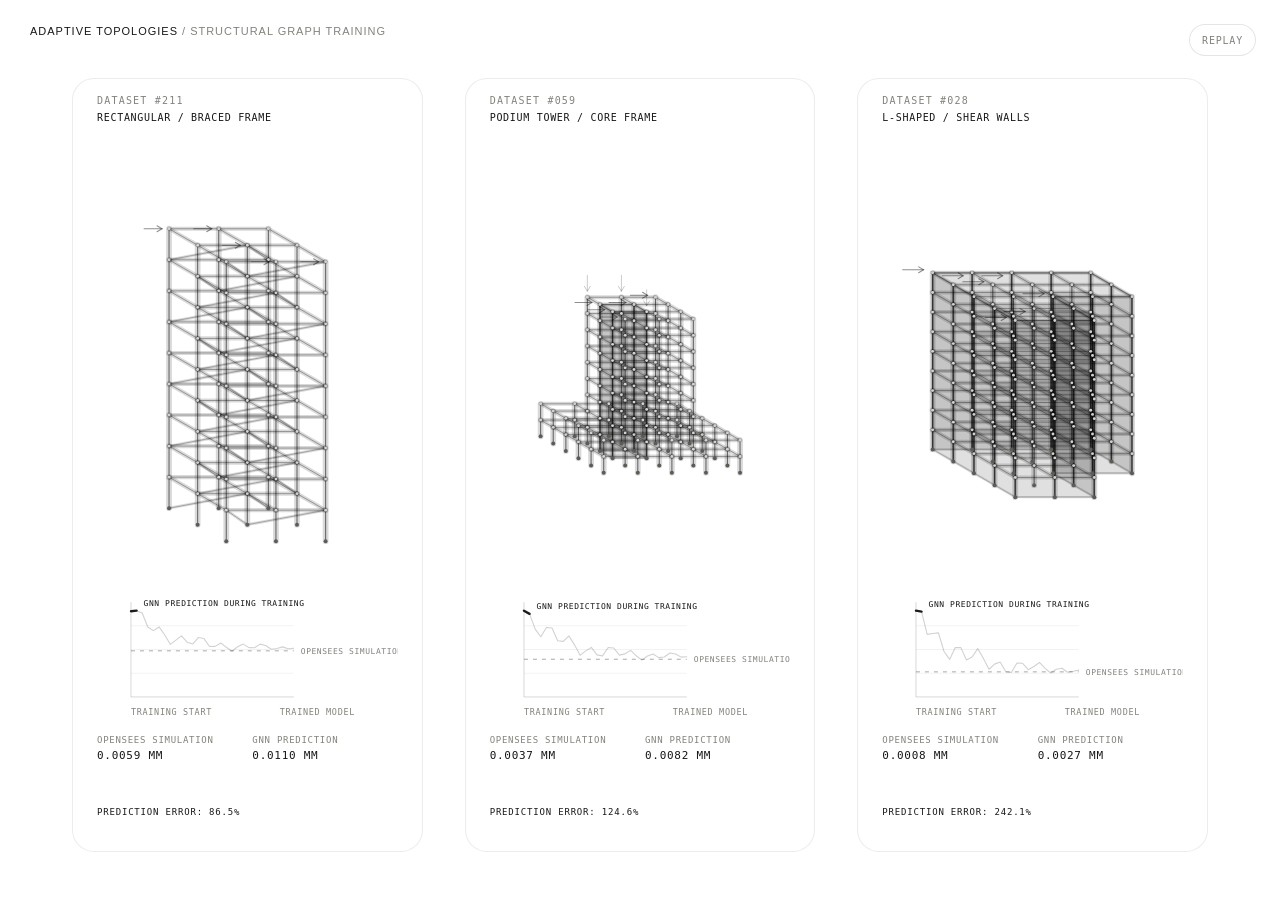
<file: thesis/figures/training_process.html>
<!doctype html>
<html lang="en">
<head>
<!-- Google tag (gtag.js) --> 
<script async src="https://www.googletagmanager.com/gtag/js?id=G-0N6W82MQY1"></script>
<script>
  window.dataLayer = window.dataLayer || [];
  function gtag(){dataLayer.push(arguments);}
  gtag('js', new Date());

  gtag('config', 'G-0N6W82MQY1');
</script>
<meta charset="utf-8" />
<meta name="viewport" content="width=device-width, initial-scale=1" />
<title>Adaptive Topologies - Training Process</title>
<style>
  :root {
    --ink: #171717;
    --muted: #83827c;
    --bg: #ffffff;
    --panel-bg: #ffffff;
    --rule: rgba(0,0,0,0.10);
    --soft: rgba(0,0,0,0.035);
    --font-ui: "Suisse Intl", "Neue Haas Grotesk", "ABC Diatype", "Inter", Arial, sans-serif;
    --font-mono: "IBM Plex Mono", "Roboto Mono", "SFMono-Regular", Consolas, monospace;
  }
  * { box-sizing: border-box; }
  html, body {
    margin: 0;
    width: 100%;
    height: 100%;
    overflow: hidden;
    background: var(--bg);
    color: var(--ink);
    font-family: var(--font-ui);
    font-weight: 300;
    -webkit-font-smoothing: antialiased;
  }
  .app {
    position: relative;
    width: 100vw;
    height: 100vh;
    background: #ffffff;
  }
  .header {
    position: absolute;
    top: 26px;
    left: 30px;
    z-index: 4;
    font-size: 11px;
    line-height: 1;
    letter-spacing: 0.09em;
    text-transform: uppercase;
    color: var(--muted);
    pointer-events: none;
  }
  .header strong { color: var(--ink); font-weight: 520; }
  .replay {
    position: absolute;
    top: 24px;
    right: 24px;
    z-index: 5;
    height: 32px;
    display: inline-flex;
    align-items: center;
    padding: 0 12px;
    border: 1px solid var(--rule);
    border-radius: 999px;
    background: rgba(255,255,255,0.82);
    color: var(--muted);
    font-family: var(--font-mono);
    font-size: 10px;
    letter-spacing: 0.08em;
    text-transform: uppercase;
    cursor: pointer;
    backdrop-filter: blur(8px);
  }
  .grid {
    position: absolute;
    inset: 78px 72px 48px;
    display: grid;
    grid-template-columns: repeat(3, 1fr);
    gap: 42px;
  }
  .card {
    position: relative;
    overflow: visible;
    display: grid;
    grid-template-rows: 54px minmax(260px, 1fr) 132px 58px 24px;
    row-gap: 14px;
    min-height: 0;
    padding: 16px 24px 20px;
    background: var(--panel-bg);
    border: 1px solid rgba(0,0,0,0.075);
    border-radius: 22px;
    box-shadow: none;
  }
  .card-label {
    position: relative;
    left: auto;
    top: auto;
    z-index: 2;
    font-family: var(--font-mono);
    font-size: 10px;
    letter-spacing: 0.12em;
    text-transform: uppercase;
    color: var(--muted);
  }
  .card-label strong {
    display: block;
    margin-top: 6px;
    font-weight: 400;
    color: var(--ink);
    letter-spacing: 0.07em;
  }
  .graph {
    position: relative;
    inset: auto;
    width: 100%;
    height: 100%;
    min-height: 0;
  }
  .curve {
    position: relative;
    left: auto;
    right: auto;
    bottom: auto;
    width: 100%;
    height: 132px;
  }
  .value-row {
    position: relative;
    left: auto;
    right: auto;
    bottom: auto;
    display: grid;
    grid-template-columns: 1fr 1fr;
    gap: 10px;
    font-family: var(--font-mono);
    font-size: 9px;
    letter-spacing: 0.08em;
    text-transform: uppercase;
    color: var(--muted);
  }
  .value-row strong { display: block; color: var(--ink); font-weight: 430; margin-top: 4px; font-size: 11px; }
  .accuracy {
    position: relative;
    left: auto;
    right: auto;
    bottom: auto;
    font-family: var(--font-mono);
    font-size: 9px;
    letter-spacing: 0.09em;
    text-transform: uppercase;
    color: var(--ink);
  }
  svg { display: block; width: 100%; height: 100%; }
  .structure-underlay-member { stroke: rgba(0,0,0,0.15); stroke-linecap: round; fill: none; }
  .structure-underlay-member.column { stroke-width: 5.8; }
  .structure-underlay-member.beam { stroke-width: 4.1; }
  .structure-underlay-member.brace { stroke-width: 2.9; }
  .structure-underlay-wall { fill: rgba(0,0,0,0.06); stroke: rgba(0,0,0,0.14); stroke-width: 2.4; }
  .building-member { stroke: rgba(0,0,0,0.42); stroke-width: 0.9; fill: none; stroke-linecap: round; }
  .building-member.column { stroke: rgba(0,0,0,0.54); stroke-width: 1.05; }
  .building-member.beam { stroke: rgba(0,0,0,0.38); stroke-width: 0.85; }
  .building-member.brace { stroke: rgba(0,0,0,0.34); stroke-width: 0.72; }
  .building-wall { fill: rgba(0,0,0,0.065); stroke: rgba(0,0,0,0.24); stroke-width: 0.72; }
  .building-joint { fill: #d2d2ce; }
  .building-joint.support { fill: #5c5b56; }
  .load-arrow { stroke: rgba(0,0,0,0.44); stroke-width: 1.05; fill: none; stroke-linecap: round; }
  .load-arrow.gravity { stroke: rgba(0,0,0,0.26); stroke-width: 0.82; }
  .axis-line { stroke: rgba(0,0,0,0.16); stroke-width: 1; }
  .grid-line { stroke: rgba(0,0,0,0.055); stroke-width: 1; }
  .sim-line { stroke: rgba(0,0,0,0.34); stroke-width: 1; stroke-dasharray: 4 5; }
  .prediction-line { fill: none; stroke: rgba(0,0,0,0.88); stroke-width: 2.35; stroke-linecap: round; stroke-linejoin: round; opacity: 1; }
  .prediction-ghost { fill: none; stroke: rgba(0,0,0,0.18); stroke-width: 1.1; stroke-linecap: round; stroke-linejoin: round; opacity: 1; }
  .small-label { fill: var(--muted); font-family: var(--font-mono); font-size: 8.5px; letter-spacing: 0.08em; text-transform: uppercase; }
  .curve-label { fill: var(--ink); font-family: var(--font-mono); font-size: 8px; letter-spacing: 0.07em; text-transform: uppercase; paint-order: stroke; stroke: rgba(255,255,255,0.92); stroke-width: 3px; }
  .target-label { fill: var(--muted); font-family: var(--font-mono); font-size: 8px; letter-spacing: 0.07em; text-transform: uppercase; paint-order: stroke; stroke: rgba(255,255,255,0.92); stroke-width: 3px; }
  @media (max-width: 760px) {
    html, body { height: auto; min-height: 100%; overflow: auto; }
    .app { width: 100%; height: auto; min-height: 100svh; padding: 68px 14px 18px; }
    .header {
      top: 14px;
      left: 14px;
      font-size: 9px;
      letter-spacing: 0.06em;
    }
    .replay {
      top: 12px;
      right: 12px;
      height: 30px;
      padding: 0 10px;
      font-size: 9px;
    }
    .grid {
      position: relative;
      inset: auto;
      grid-template-columns: 1fr;
      gap: 14px;
    }
    .card {
      grid-template-rows: 42px minmax(220px, 1fr) 110px auto auto;
      row-gap: 10px;
      padding: 12px 14px 14px;
      border-radius: 18px;
    }
    .card-label,
    .value-row,
    .accuracy {
      font-size: 8px;
      letter-spacing: 0.06em;
    }
    .value-row strong {
      font-size: 10px;
    }
    .curve {
      height: 110px;
    }
  }
</style>
</head>
<body>
<main class="app">
  <div class="header"><strong>Adaptive topologies</strong> / structural graph training</div>
  <button class="replay" id="replay">Replay</button>

  <section class="grid">
    <article class="card">
      <div class="card-label">Dataset #211<strong>rectangular / braced frame</strong></div>
      <svg class="graph" id="graph-a"></svg>
      <svg class="curve" id="curve-a"></svg>
      <div class="value-row"><span>OpenSees simulation<strong id="sim-a"></strong></span><span>GNN prediction<strong id="pred-a"></strong></span></div>
      <div class="accuracy" id="acc-a"></div>
    </article>
    <article class="card">
      <div class="card-label">Dataset #059<strong>podium tower / core frame</strong></div>
      <svg class="graph" id="graph-b"></svg>
      <svg class="curve" id="curve-b"></svg>
      <div class="value-row"><span>OpenSees simulation<strong id="sim-b"></strong></span><span>GNN prediction<strong id="pred-b"></strong></span></div>
      <div class="accuracy" id="acc-b"></div>
    </article>
    <article class="card">
      <div class="card-label">Dataset #028<strong>L-shaped / shear walls</strong></div>
      <svg class="graph" id="graph-c"></svg>
      <svg class="curve" id="curve-c"></svg>
      <div class="value-row"><span>OpenSees simulation<strong id="sim-c"></strong></span><span>GNN prediction<strong id="pred-c"></strong></span></div>
      <div class="accuracy" id="acc-c"></div>
    </article>
  </section>
</main>

<script>
const SAMPLES = [
  {
    key: "a",
    shape: "rectangular",
    system: "braced_frame",
    params: { n_stories: 9, bay_x: 2, bay_y: 2, bay_spacing_x: 4.9836, bay_spacing_y: 5.5219, story_height: 3.1151 },
    simulated: 0.005919,
    predicted: 0.00625,
    loadMode: "lateral",
    variants: [
      { start: 0.0110, end: 0.00625, final: true }
    ]
  },
  {
    key: "b",
    shape: "podium_tower",
    system: "core_frame",
    params: { n_stories: 9, bay_x: 4, bay_y: 5, bay_spacing_x: 8.9172, bay_spacing_y: 6.3478, story_height: 4.2546 },
    simulated: 0.003670,
    predicted: 0.00392,
    loadMode: "mixed",
    variants: [
      { start: 0.0084, end: 0.00392, final: true }
    ]
  },
  {
    key: "c",
    shape: "l_shaped",
    system: "shear_wall_frame",
    params: { n_stories: 9, bay_x: 4, bay_y: 4, bay_spacing_x: 8.1313, bay_spacing_y: 8.1753, story_height: 4.0380 },
    simulated: 0.000785,
    predicted: 0.00084,
    loadMode: "top-lateral",
    variants: [
      { start: 0.0027, end: 0.00084, final: true }
    ]
  }
];

const DURATION = 15000;
let startTime = performance.now();
document.getElementById("replay").addEventListener("click", () => { startTime = performance.now(); });
let graphsRendered = false;

function renderStaticGraphs() {
  SAMPLES.forEach(sample => renderGraph(document.getElementById(`graph-${sample.key}`), sample));
  graphsRendered = true;
}

function tick(now) {
  const t = ((now - startTime) % DURATION) / DURATION;
  if (!graphsRendered) renderStaticGraphs();
  SAMPLES.forEach(sample => {
    renderCurve(document.getElementById(`curve-${sample.key}`), sample, t);
    const pred = currentPrediction(sample, t);
    const off = Math.abs(pred - sample.simulated) / Math.max(sample.simulated, 1e-9) * 100;
    document.getElementById(`sim-${sample.key}`).textContent = `${sample.simulated.toFixed(4)} mm`;
    document.getElementById(`pred-${sample.key}`).textContent = `${pred.toFixed(4)} mm`;
    document.getElementById(`acc-${sample.key}`).textContent = `prediction error: ${off.toFixed(1)}%`;
  });
  requestAnimationFrame(tick);
}
window.addEventListener("resize", () => { graphsRendered = false; });

function renderGraph(svg, sample) {
  const W = svg.clientWidth || 500, H = svg.clientHeight || 360;
  svg.setAttribute("viewBox", `0 0 ${W} ${H}`);
  svg.innerHTML = "";
  const structure = buildStructure(sample);
  const projected = projectStructure(structure, W, H);

  for (const wall of projected.walls) svg.appendChild(pathFromWall(wall, "structure-underlay-wall"));
  for (const e of structure.edges) {
    const a = projected.nodes[e.a], b = projected.nodes[e.b];
    svg.appendChild(svgLine(a.x, a.y, b.x, b.y, `structure-underlay-member ${e.kind}`));
  }
  for (const wall of projected.walls) svg.appendChild(pathFromWall(wall, "building-wall"));
  for (const e of structure.edges) {
    const a = projected.nodes[e.a], b = projected.nodes[e.b];
    svg.appendChild(svgLine(a.x, a.y, b.x, b.y, `building-member ${e.kind}`));
  }
  for (const n of projected.nodes) {
    svg.appendChild(svgCircle(n.x, n.y, n.support ? 2.0 : 1.45, `building-joint${n.support ? " support" : ""}`));
  }
  drawLoads(svg, projected.nodes, sample.loadMode);
}

function renderCurve(svg, sample, t) {
  const W = svg.clientWidth || 500, H = svg.clientHeight || 150;
  svg.setAttribute("viewBox", `0 0 ${W} ${H}`);
  svg.innerHTML = "";
  const m = { l: 34, r: 104, t: 13, b: 24 };
  svg.appendChild(svgLine(m.l, H - m.b, W - m.r, H - m.b, "axis-line"));
  svg.appendChild(svgLine(m.l, m.t, m.l, H - m.b, "axis-line"));
  for (let i = 1; i < 4; i++) svg.appendChild(svgLine(m.l, m.t + i / 4 * (H - m.t - m.b), W - m.r, m.t + i / 4 * (H - m.t - m.b), "grid-line"));

  const finalVariant = sample.variants.find(v => v.final);
  const history = trainingHistory(finalVariant, sample.key, 2);
  const maxValue = Math.max(...history, sample.simulated) * 1.10;
  const ySim = map(sample.simulated, 0, maxValue, H - m.b, m.t);
  svg.appendChild(svgLine(m.l, ySim, W - m.r, ySim, "sim-line"));

  const p = trainingProgress(t);
  const pts = history.map((value, i) => [
    m.l + i / (history.length - 1) * (W - m.l - m.r),
    map(value, 0, maxValue, H - m.b, m.t)
  ]);
  svg.appendChild(svgPath(pts, "prediction-ghost"));
  const visibleCount = Math.max(2, Math.floor(pts.length * p));
  const visible = pts.slice(0, visibleCount);
  svg.appendChild(svgPath(visible, "prediction-line"));

  const labelAnchor = visible[visible.length - 1];
  svg.appendChild(svgText(labelAnchor[0] + 7, labelAnchor[1] - 5, "GNN prediction during training", "curve-label"));
  svg.appendChild(svgText(W - m.r + 7, ySim + 3, "OpenSees simulation target", "target-label"));
  svg.appendChild(svgText(m.l, H - 6, "training start", "small-label"));
  svg.appendChild(svgText(W - 118, H - 6, "trained model", "small-label"));
}

function buildStructure(sample) {
  const p = sample.params, nodes = [], nodeMap = new Map(), edges = [], walls = [];
  function includeCell(i, j, floor) {
    if (sample.shape === "l_shaped") return !(i >= Math.ceil(p.bay_x / 2) && j >= Math.ceil(p.bay_y / 2));
    if (sample.shape === "podium_tower" && floor > Math.max(1, Math.floor(p.n_stories * 0.3))) return i >= 1 && j >= 1 && i < p.bay_x - 1 && j < p.bay_y - 1;
    return true;
  }
  function cells(floor) {
    const out = [];
    for (let i = 0; i < p.bay_x; i++) for (let j = 0; j < p.bay_y; j++) if (includeCell(i, j, floor)) out.push([i, j]);
    return out.length ? out : [[0, 0]];
  }
  function corners(cellList) {
    const s = new Set();
    for (const [i, j] of cellList) { s.add(`${i},${j}`); s.add(`${i+1},${j}`); s.add(`${i},${j+1}`); s.add(`${i+1},${j+1}`); }
    return s;
  }
  function node(i, j, f) {
    const key = `${i},${j},${f}`;
    if (!nodeMap.has(key)) {
      nodeMap.set(key, nodes.length);
      nodes.push({ id: nodes.length, x: i * p.bay_spacing_x, y: j * p.bay_spacing_y, z: f * p.story_height, support: f === 0, load: f === p.n_stories });
    }
    return nodeMap.get(key);
  }
  const levels = [];
  for (let f = 0; f <= p.n_stories; f++) levels.push(cells(f));
  const levelCorners = levels.map(corners);
  for (let f = 0; f < p.n_stories; f++) for (const key of levelCorners[f]) if (levelCorners[f + 1].has(key)) {
    const [i, j] = key.split(",").map(Number); edges.push({ a: node(i, j, f), b: node(i, j, f + 1), kind: "column" });
  }
  for (let f = 1; f <= p.n_stories; f++) for (const edge of cellEdges(levels[f])) {
    const [[i0, j0], [i1, j1]] = edge; edges.push({ a: node(i0, j0, f), b: node(i1, j1, f), kind: "beam" });
  }
  if (sample.system === "braced_frame") {
    for (let f = 0; f < p.n_stories; f++) for (const [i, j] of levels[f + 1]) {
      if ((i + j + f) % 2 === 0) edges.push({ a: node(i, j, f), b: node(i + 1, j + 1, f + 1), kind: "brace" });
      else edges.push({ a: node(i + 1, j, f), b: node(i, j + 1, f + 1), kind: "brace" });
    }
  }
  if (sample.system === "core_frame") addCoreWalls(walls, p);
  if (sample.system === "shear_wall_frame") addPerimeterWalls(walls, p, sample, cells(0));
  return { nodes, edges, walls };
}

function addCoreWalls(walls, p) {
  const i = Math.max(0, Math.floor((p.bay_x - 1) / 2)), j = Math.max(0, Math.floor((p.bay_y - 1) / 2));
  const x0 = i * p.bay_spacing_x, x1 = (i + 1) * p.bay_spacing_x, y0 = j * p.bay_spacing_y, y1 = (j + 1) * p.bay_spacing_y, h = p.n_stories * p.story_height;
  walls.push([[x0,y0,0],[x1,y0,0],[x1,y0,h],[x0,y0,h]], [[x1,y0,0],[x1,y1,0],[x1,y1,h],[x1,y0,h]], [[x1,y1,0],[x0,y1,0],[x0,y1,h],[x1,y1,h]], [[x0,y1,0],[x0,y0,0],[x0,y0,h],[x0,y1,h]]);
}
function addPerimeterWalls(walls, p, sample, baseCells) {
  const h = p.n_stories * p.story_height;
  for (const [[i0, j0], [i1, j1]] of perimeterEdges(baseCells)) walls.push([[i0*p.bay_spacing_x,j0*p.bay_spacing_y,0],[i1*p.bay_spacing_x,j1*p.bay_spacing_y,0],[i1*p.bay_spacing_x,j1*p.bay_spacing_y,h],[i0*p.bay_spacing_x,j0*p.bay_spacing_y,h]]);
}

function projectStructure(structure, W, H) {
  const pts = structure.nodes.map(n => [n.x, n.y, n.z]).concat(structure.walls.flat());
  const proj = p => [p[0] + 0.52 * p[1], -p[2] + 0.30 * p[1]];
  const raw = pts.map(proj), xs = raw.map(p => p[0]), ys = raw.map(p => p[1]);
  const scale = 0.92 * Math.min((W - 84) / (Math.max(...xs) - Math.min(...xs) || 1), (H - 72) / (Math.max(...ys) - Math.min(...ys) || 1));
  const ox = W / 2 - ((Math.min(...xs) + Math.max(...xs)) / 2) * scale;
  const oy = H / 2 + 16 - ((Math.min(...ys) + Math.max(...ys)) / 2) * scale;
  const toScreen = p => { const q = proj(p); return { x: q[0] * scale + ox, y: q[1] * scale + oy, depth: p[1] }; };
  return { nodes: structure.nodes.map(n => ({ ...n, ...toScreen([n.x, n.y, n.z]) })), walls: structure.walls.map(w => w.map(toScreen)) };
}

function drawLoads(svg, nodes, mode) {
  const top = nodes.filter(n => n.load).sort((a, b) => a.x - b.x || a.y - b.y);
  const selected = mode === "mixed" ? top.slice(0, 8) : top.filter((_, i) => i % 2 === 0).slice(0, 7);
  selected.forEach((n, i) => {
    if (mode === "mixed" && i % 3 === 0) arrow(svg, n.x, n.y - 22, n.x, n.y - 6, "gravity");
    else if (mode === "mixed") arrow(svg, n.x - 25, n.y - 2, n.x - 8, n.y - 2);
    else if (mode === "top-lateral") arrow(svg, n.x - 30, n.y + (i % 2 ? 3 : -3), n.x - 9, n.y + (i % 2 ? 3 : -3));
    else arrow(svg, n.x - 25, n.y, n.x - 7, n.y);
  });
}
function arrow(svg, x1, y1, x2, y2, extraClass = "") {
  const cls = `load-arrow${extraClass ? " " + extraClass : ""}`;
  svg.appendChild(svgLine(x1, y1, x2, y2, cls));
  const dx = x2 - x1, dy = y2 - y1, len = Math.max(1, Math.hypot(dx, dy)), ux = dx / len, uy = dy / len, px = -uy, py = ux;
  const path = document.createElementNS("http://www.w3.org/2000/svg", "path");
  path.setAttribute("d", `M ${(x2 - ux*5 + px*3).toFixed(2)} ${(y2 - uy*5 + py*3).toFixed(2)} L ${x2.toFixed(2)} ${y2.toFixed(2)} L ${(x2 - ux*5 - px*3).toFixed(2)} ${(y2 - uy*5 - py*3).toFixed(2)}`);
  path.setAttribute("class", cls);
  svg.appendChild(path);
}

function currentPrediction(sample, t) {
  const p = trainingProgress(t);
  const finalVariant = sample.variants.find(v => v.final);
  const history = trainingHistory(finalVariant, sample.key, 2);
  return interpolateHistory(history, p);
}
function trainingProgress(t) { return clamp((t - 0.08) / 0.78, 0, 1); }
function trainingHistory(variant, key, variantIndex) {
  const steps = 30;
  const seedBase = key.charCodeAt(0) * 37 + variantIndex * 101;
  const out = [];
  for (let i = 0; i < steps; i++) {
    const u = i / (steps - 1);
    const decay = 1 - Math.exp(-u * (variant.final ? 4.6 : 3.1));
    const base = lerp(variant.start, variant.end, decay);
    const noiseScale = lerp(0.18, 0.035, u) * Math.max(variant.start - variant.end, variant.end * 0.25);
    const jag = Math.sin((i + seedBase) * 1.73) * noiseScale + Math.sin((i + seedBase) * 0.61) * noiseScale * 0.55;
    out.push(Math.max(variant.end * 0.86, base + jag));
  }
  out[0] = variant.start;
  out[out.length - 1] = variant.end;
  return out;
}
function interpolateHistory(history, t) {
  const x = clamp(t, 0, 1) * (history.length - 1);
  const i = Math.floor(x);
  const j = Math.min(history.length - 1, i + 1);
  return lerp(history[i], history[j], x - i);
}
function cellEdges(cells) {
  const seen = new Set(), edges = [];
  for (const [i, j] of cells) {
    const all = [[[i,j],[i+1,j]], [[i+1,j],[i+1,j+1]], [[i,j+1],[i+1,j+1]], [[i,j],[i,j+1]]];
    for (const e of all) {
      const key = JSON.stringify(e[0]) < JSON.stringify(e[1]) ? `${e[0]}-${e[1]}` : `${e[1]}-${e[0]}`;
      if (!seen.has(key)) { seen.add(key); edges.push(e); }
    }
  }
  return edges;
}
function perimeterEdges(cells) {
  const set = new Set(cells.map(([i,j]) => `${i},${j}`)), edges = [];
  for (const [i,j] of cells) {
    if (!set.has(`${i},${j-1}`)) edges.push([[i,j],[i+1,j]]);
    if (!set.has(`${i},${j+1}`)) edges.push([[i,j+1],[i+1,j+1]]);
    if (!set.has(`${i-1},${j}`)) edges.push([[i,j],[i,j+1]]);
    if (!set.has(`${i+1},${j}`)) edges.push([[i+1,j],[i+1,j+1]]);
  }
  return edges;
}
function svgLine(x1, y1, x2, y2, cls) { const el = document.createElementNS("http://www.w3.org/2000/svg", "line"); el.setAttribute("x1", x1.toFixed(2)); el.setAttribute("y1", y1.toFixed(2)); el.setAttribute("x2", x2.toFixed(2)); el.setAttribute("y2", y2.toFixed(2)); el.setAttribute("class", cls); return el; }
function svgCircle(cx, cy, r, cls) { const el = document.createElementNS("http://www.w3.org/2000/svg", "circle"); el.setAttribute("cx", cx.toFixed(2)); el.setAttribute("cy", cy.toFixed(2)); el.setAttribute("r", r.toFixed(2)); el.setAttribute("class", cls); return el; }
function svgPath(points, cls) { const el = document.createElementNS("http://www.w3.org/2000/svg", "path"); el.setAttribute("d", points.map((p, i) => `${i ? "L" : "M"} ${p[0].toFixed(2)} ${p[1].toFixed(2)}`).join(" ")); el.setAttribute("class", cls); return el; }
function svgText(x, y, text, cls) { const el = document.createElementNS("http://www.w3.org/2000/svg", "text"); el.setAttribute("x", x); el.setAttribute("y", y); el.setAttribute("class", cls); el.textContent = text; return el; }
function pathFromWall(w, cls) { const el = document.createElementNS("http://www.w3.org/2000/svg", "path"); el.setAttribute("d", `M ${w[0].x.toFixed(2)} ${w[0].y.toFixed(2)} L ${w[1].x.toFixed(2)} ${w[1].y.toFixed(2)} L ${w[2].x.toFixed(2)} ${w[2].y.toFixed(2)} L ${w[3].x.toFixed(2)} ${w[3].y.toFixed(2)} Z`); el.setAttribute("class", cls); return el; }
function map(v, a, b, c, d) { return c + (v - a) / (b - a) * (d - c); }
function lerp(a, b, t) { return a + (b - a) * t; }
function clamp(v, a, b) { return Math.max(a, Math.min(b, v)); }
requestAnimationFrame(tick);
</script>
</body>
</html>
</file>
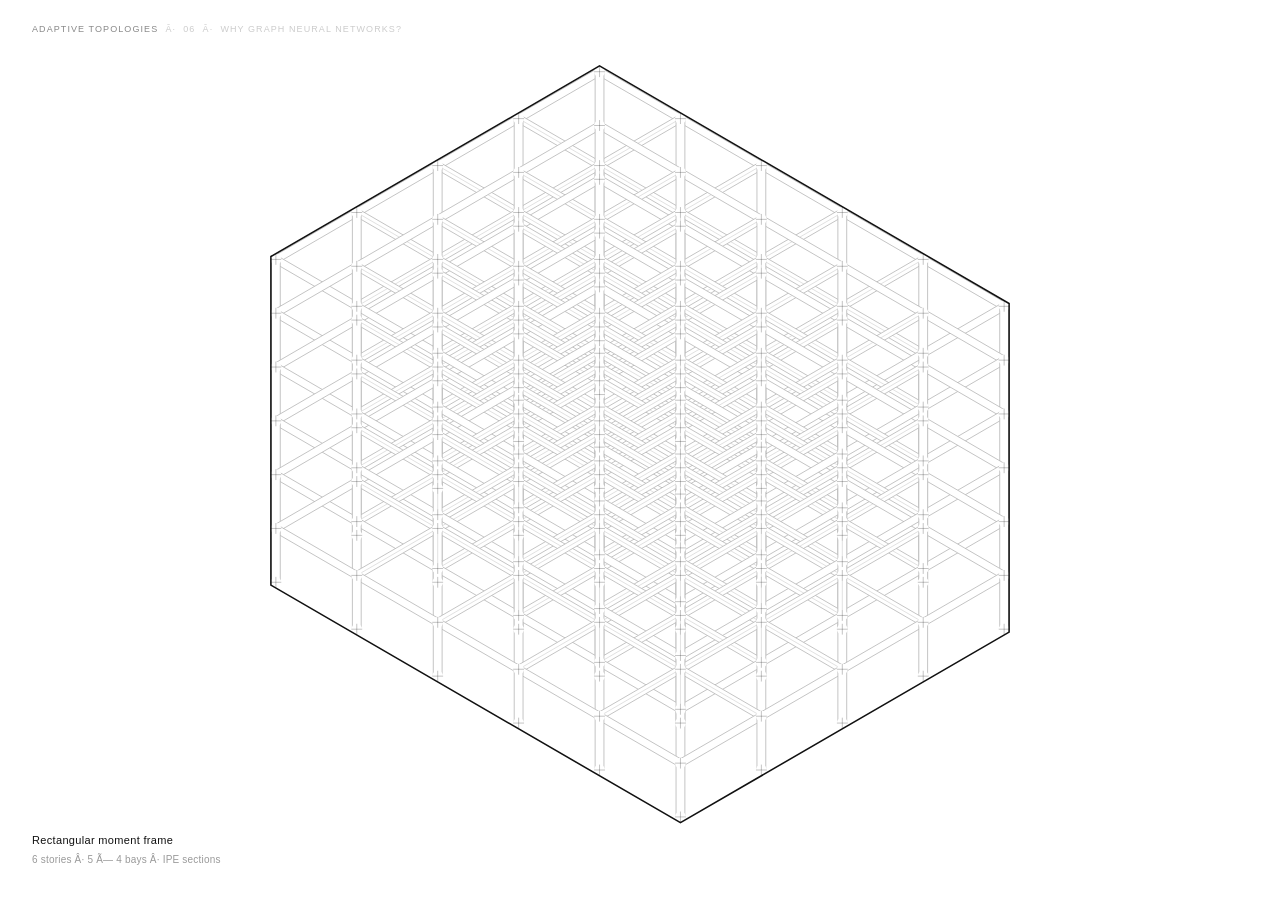
<file: thesis/figures/why_gnn.html>
<!DOCTYPE html>
<html lang="en">
<head>
<!-- Google tag (gtag.js) --> 
<script async src="https://www.googletagmanager.com/gtag/js?id=G-0N6W82MQY1"></script>
<script>
  window.dataLayer = window.dataLayer || [];
  function gtag(){dataLayer.push(arguments);}
  gtag('js', new Date());

  gtag('config', 'G-0N6W82MQY1');
</script>
<meta charset="utf-8">
<meta name="viewport" content="width=device-width, initial-scale=1">
<title>Adaptive Topologies â€” Why GNN?</title>
<style>
  * { box-sizing: border-box; margin: 0; padding: 0; }
  html, body {
    width: 100%; height: 100%; overflow: hidden;
    background: #ffffff;
    font-family: "Helvetica Neue", Helvetica, Arial, sans-serif;
    -webkit-font-smoothing: antialiased;
  }
  .scene { position: relative; width: 100vw; height: 100vh; }

  svg.layer {
    position: absolute; inset: 0;
    width: 100%; height: 100%;
    overflow: visible;
  }

  /* Structure line classes */
  .s-sil   { fill:none; stroke:#1e1e1e; stroke-width:0.75; stroke-linecap:square; stroke-linejoin:miter; vector-effect:non-scaling-stroke; }
  .s-prof  { fill:none; stroke:#2a2a2a; stroke-width:0.28; stroke-linecap:square; vector-effect:non-scaling-stroke; }
  .s-cl    { fill:none; stroke:#b0b0b0; stroke-width:0.38; stroke-linecap:square; vector-effect:non-scaling-stroke; }
  .s-web   { fill:none; stroke:#2a2a2a; stroke-width:0.22; stroke-linecap:butt;  vector-effect:non-scaling-stroke; }
  .s-joint { fill:none; stroke:#2a2a2a; stroke-width:0.28; stroke-linecap:butt;  vector-effect:non-scaling-stroke; }
  .s-outer { fill:none; stroke:#111111; stroke-width:1.55; stroke-linecap:square; stroke-linejoin:miter; vector-effect:non-scaling-stroke; }

  /* Graph */
  .g-edge { fill:none; transition: stroke 0.38s ease, stroke-width 0.38s ease; }
  .g-node { transition: fill 0.38s ease; }

  /* Caption */
  .caption {
    position: absolute; left: 32px; bottom: 32px;
    pointer-events: none; line-height: 1.75;
  }
  #capTitle {
    display: block; font-size: 11px; font-weight: 500;
    letter-spacing: 0.03em; color: #111;
    transition: opacity 0.5s ease;
  }
  #capSub {
    display: block; font-size: 10px; font-weight: 400;
    letter-spacing: 0.02em; color: #999;
    transition: opacity 0.5s ease;
  }

  /* Top label */
  .top-label {
    position: absolute; top: 24px; left: 32px;
    font-size: 9px; letter-spacing: 0.12em; text-transform: uppercase;
    color: #ccc; pointer-events: none;
  }
  .top-label strong { color: #888; font-weight: 500; }
  @media (max-width: 760px) {
    .top-label {
      top: 12px;
      left: 14px;
      right: 14px;
      font-size: 8px;
      letter-spacing: 0.08em;
      line-height: 1.45;
    }
    .caption {
      left: 14px;
      right: 14px;
      bottom: 14px;
      line-height: 1.55;
    }
    #capTitle {
      font-size: 10px;
    }
    #capSub {
      font-size: 9px;
      line-height: 1.4;
    }
  }
</style>
</head>
<body>
<div class="scene">

  <div class="top-label">
    <strong>Adaptive Topologies</strong>&nbsp;&nbsp;Â·&nbsp;&nbsp;06&nbsp;&nbsp;Â·&nbsp;&nbsp;Why Graph Neural Networks?
  </div>

  <!-- Layer 1: structural drawing -->
  <svg class="layer" id="svgStruct" viewBox="0 0 900 620" aria-hidden="true">
    <g id="gStruct"></g>
  </svg>

  <!-- Layer 2: graph -->
  <svg class="layer" id="svgGraph" viewBox="0 0 900 620" style="opacity:0;" aria-hidden="true">
    <defs>
      <filter id="glow" x="-100%" y="-100%" width="300%" height="300%">
        <feGaussianBlur stdDeviation="7" result="b"/>
        <feMerge><feMergeNode in="b"/><feMergeNode in="SourceGraphic"/></feMerge>
      </filter>
      <filter id="glowS" x="-60%" y="-60%" width="220%" height="220%">
        <feGaussianBlur stdDeviation="4" result="b"/>
        <feMerge><feMergeNode in="b"/><feMergeNode in="SourceGraphic"/></feMerge>
      </filter>
    </defs>
    <g id="gEdges"></g>
    <g id="gNodes"></g>
  </svg>

  <div class="caption">
    <strong id="capTitle">Rectangular moment frame</strong>
    <span id="capSub">6 stories &nbsp;Â·&nbsp; 5 Ã— 4 bays &nbsp;Â·&nbsp; IPE sections</span>
  </div>

</div>
<script>
// â”€â”€â”€â”€â”€â”€â”€â”€â”€â”€â”€â”€â”€â”€â”€â”€â”€â”€â”€â”€â”€â”€â”€â”€â”€â”€â”€â”€â”€â”€â”€â”€â”€â”€â”€â”€â”€â”€â”€â”€â”€â”€â”€â”€â”€â”€â”€â”€â”€â”€â”€â”€â”€â”€â”€â”€â”€â”€â”€â”€â”€
// FRAME
// â”€â”€â”€â”€â”€â”€â”€â”€â”€â”€â”€â”€â”€â”€â”€â”€â”€â”€â”€â”€â”€â”€â”€â”€â”€â”€â”€â”€â”€â”€â”€â”€â”€â”€â”€â”€â”€â”€â”€â”€â”€â”€â”€â”€â”€â”€â”€â”€â”€â”€â”€â”€â”€â”€â”€â”€â”€â”€â”€â”€â”€
const STORY_H = 3.5;
const AX = { px: 1.0, py: 0.58, vt: 1.14 };
const CANVAS = { x0: 80, x1: 820, y0: 44, y1: 568 };
const F = { stories: 6, bayX: 5, bayY: 4, sX: 6, sY: 6 };

const COL_W = 6.2;  // column IPE flange spread (screen px)
const BM_W  = 5.4;  // beam IPE flange spread (screen px)

// â”€â”€â”€â”€â”€â”€â”€â”€â”€â”€â”€â”€â”€â”€â”€â”€â”€â”€â”€â”€â”€â”€â”€â”€â”€â”€â”€â”€â”€â”€â”€â”€â”€â”€â”€â”€â”€â”€â”€â”€â”€â”€â”€â”€â”€â”€â”€â”€â”€â”€â”€â”€â”€â”€â”€â”€â”€â”€â”€â”€â”€
// PROJECTION
// â”€â”€â”€â”€â”€â”€â”€â”€â”€â”€â”€â”€â”€â”€â”€â”€â”€â”€â”€â”€â”€â”€â”€â”€â”€â”€â”€â”€â”€â”€â”€â”€â”€â”€â”€â”€â”€â”€â”€â”€â”€â”€â”€â”€â”€â”€â”€â”€â”€â”€â”€â”€â”€â”€â”€â”€â”€â”€â”€â”€â”€
function rawPt(ix, iy, lv) {
  const cx = ix * F.sX - F.bayX * F.sX / 2;
  const cy = iy * F.sY - F.bayY * F.sY / 2;
  return {
    x: (cx - cy) * AX.px,
    y: (cx + cy) * AX.py - lv * STORY_H * AX.vt
  };
}

function makeProject() {
  const pts = [];
  for (let lv = 0; lv <= F.stories; lv++)
    for (let ix = 0; ix <= F.bayX; ix++)
      for (let iy = 0; iy <= F.bayY; iy++)
        pts.push(rawPt(ix, iy, lv));
  const b = pts.reduce((b, p) => ({
    x0: Math.min(b.x0, p.x), x1: Math.max(b.x1, p.x),
    y0: Math.min(b.y0, p.y), y1: Math.max(b.y1, p.y)
  }), { x0: Infinity, x1: -Infinity, y0: Infinity, y1: -Infinity });
  const tw = CANVAS.x1 - CANVAS.x0, th = CANVAS.y1 - CANVAS.y0;
  const sc = Math.min(tw / (b.x1 - b.x0), th / (b.y1 - b.y0));
  const ox = CANVAS.x0 + (tw - (b.x1 - b.x0) * sc) / 2 - b.x0 * sc;
  const oy = CANVAS.y0 + (th - (b.y1 - b.y0) * sc) / 2 - b.y0 * sc;
  return (ix, iy, lv) => {
    const p = rawPt(ix, iy, lv);
    return { x: p.x * sc + ox, y: p.y * sc + oy };
  };
}
const project = makeProject();

const f2 = n => n.toFixed(2);

// â”€â”€â”€â”€â”€â”€â”€â”€â”€â”€â”€â”€â”€â”€â”€â”€â”€â”€â”€â”€â”€â”€â”€â”€â”€â”€â”€â”€â”€â”€â”€â”€â”€â”€â”€â”€â”€â”€â”€â”€â”€â”€â”€â”€â”€â”€â”€â”€â”€â”€â”€â”€â”€â”€â”€â”€â”€â”€â”€â”€â”€
// MEMBER DRAWING PRIMITIVES
// â”€â”€â”€â”€â”€â”€â”€â”€â”€â”€â”€â”€â”€â”€â”€â”€â”€â”€â”€â”€â”€â”€â”€â”€â”€â”€â”€â”€â”€â”€â”€â”€â”€â”€â”€â”€â”€â”€â”€â”€â”€â”€â”€â”€â”€â”€â”€â”€â”€â”€â”€â”€â”€â”€â”€â”€â”€â”€â”€â”€â”€

// Perpendicular normal from aâ†’b
function perp(a, b, half) {
  const dx = b.x - a.x, dy = b.y - a.y;
  const len = Math.hypot(dx, dy) || 1e-4;
  return { nx: -dy / len * half, ny: dx / len * half };
}

// Filled white polygon â€” occludes elements behind this member
function memberOcclude(a, b, sw) {
  const { nx, ny } = perp(a, b, sw / 2);
  const pts = [
    `${f2(a.x+nx)},${f2(a.y+ny)}`,
    `${f2(b.x+nx)},${f2(b.y+ny)}`,
    `${f2(b.x-nx)},${f2(b.y-ny)}`,
    `${f2(a.x-nx)},${f2(a.y-ny)}`
  ].join(' ');
  return `<polygon points="${pts}" fill="white" stroke="none"/>`;
}

// Two parallel flange lines (the visible IPE profile)
function memberFlanges(a, b, sw, cls) {
  const { nx, ny } = perp(a, b, sw / 2);
  return `<line class="${cls}" x1="${f2(a.x+nx)}" y1="${f2(a.y+ny)}" x2="${f2(b.x+nx)}" y2="${f2(b.y+ny)}"/>`
       + `<line class="${cls}" x1="${f2(a.x-nx)}" y1="${f2(a.y-ny)}" x2="${f2(b.x-nx)}" y2="${f2(b.y-ny)}"/>`;
}

// Web lines at both member ends (cross-section cut)
function memberEndCaps(a, b, sw) {
  const { nx, ny } = perp(a, b, sw / 2);
  return `<line class="s-web" x1="${f2(a.x+nx)}" y1="${f2(a.y+ny)}" x2="${f2(a.x-nx)}" y2="${f2(a.y-ny)}"/>`
       + `<line class="s-web" x1="${f2(b.x+nx)}" y1="${f2(b.y+ny)}" x2="${f2(b.x-nx)}" y2="${f2(b.y-ny)}"/>`;
}

// Centerline (for interior members)
function centerline(a, b) {
  return `<line class="s-cl" x1="${f2(a.x)}" y1="${f2(a.y)}" x2="${f2(b.x)}" y2="${f2(b.y)}"/>`;
}

// Silhouette stroke on exterior members (under the profile)
function silhouetteLine(a, b) {
  return `<line class="s-sil" x1="${f2(a.x)}" y1="${f2(a.y)}" x2="${f2(b.x)}" y2="${f2(b.y)}"/>`;
}

// Joint: small white disc + crosshair ticks
function jointMark(p) {
  const R = 3.8;
  return `<circle cx="${f2(p.x)}" cy="${f2(p.y)}" r="${R}" fill="white" stroke="none"/>`
       + `<line class="s-joint" x1="${f2(p.x-R)}" y1="${f2(p.y)}" x2="${f2(p.x+R)}" y2="${f2(p.y)}"/>`
       + `<line class="s-joint" x1="${f2(p.x)}" y1="${f2(p.y-R)}" x2="${f2(p.x)}" y2="${f2(p.y+R)}"/>`;
}

// Outer silhouette â€” convex hull of the building mass, offset outward by half the
// section width so the stroke sits on the outer face of the members, not the centreline.
function outerSilhouette() {
  const centreline = [
    project(0,       0,       F.stories),  // front-left roof  (topmost)
    project(F.bayX,  0,       F.stories),  // front-right roof
    project(F.bayX,  0,       0),          // front-right ground (rightmost)
    project(F.bayX,  F.bayY,  0),          // back-right ground  (bottommost)
    project(0,       F.bayY,  0),          // back-left ground   (leftmost)
    project(0,       F.bayY,  F.stories),  // back-left roof
  ];

  // Expand the polygon outward by OFFSET pixels using per-vertex miter geometry.
  // The polygon is CW in SVG space, so the outward normal of direction (dx,dy) is (dy,âˆ’dx).
  const OFFSET = COL_W / 2 + 0.4;
  const n = centreline.length;
  const expanded = centreline.map((curr, i) => {
    const prev = centreline[(i - 1 + n) % n];
    const next = centreline[(i + 1) % n];

    const d1x = curr.x - prev.x, d1y = curr.y - prev.y;
    const l1  = Math.hypot(d1x, d1y) || 1e-6;
    const d2x = next.x - curr.x,  d2y = next.y - curr.y;
    const l2  = Math.hypot(d2x, d2y) || 1e-6;

    // Outward unit normals (right-perp for CW polygon)
    const n1x =  d1y / l1,  n1y = -d1x / l1;
    const n2x =  d2y / l2,  n2y = -d2x / l2;

    // Miter offset: curr + 2 * OFFSET * (n1+n2) / |n1+n2|Â²
    const bx = n1x + n2x, by = n1y + n2y;
    const bl2 = bx * bx + by * by;
    if (bl2 < 0.001) return { x: curr.x + n1x * OFFSET, y: curr.y + n1y * OFFSET };
    return { x: curr.x + 2 * OFFSET * bx / bl2,
             y: curr.y + 2 * OFFSET * by / bl2 };
  });

  const pts = expanded.map(p => `${f2(p.x)},${f2(p.y)}`).join(' ');
  return `<polygon points="${pts}" class="s-outer"/>`;
}

// â”€â”€â”€â”€â”€â”€â”€â”€â”€â”€â”€â”€â”€â”€â”€â”€â”€â”€â”€â”€â”€â”€â”€â”€â”€â”€â”€â”€â”€â”€â”€â”€â”€â”€â”€â”€â”€â”€â”€â”€â”€â”€â”€â”€â”€â”€â”€â”€â”€â”€â”€â”€â”€â”€â”€â”€â”€â”€â”€â”€â”€
// BUILD STRUCTURE  (painter's algorithm â€” back to front)
// â”€â”€â”€â”€â”€â”€â”€â”€â”€â”€â”€â”€â”€â”€â”€â”€â”€â”€â”€â”€â”€â”€â”€â”€â”€â”€â”€â”€â”€â”€â”€â”€â”€â”€â”€â”€â”€â”€â”€â”€â”€â”€â”€â”€â”€â”€â”€â”€â”€â”€â”€â”€â”€â”€â”€â”€â”€â”€â”€â”€â”€
function buildStructure() {
  const members = []; // { depth, markup }

  const isExtV  = (ix, iy) => ix === 0 || ix === F.bayX || iy === 0 || iy === F.bayY;
  const isExtHx = iy => iy === 0 || iy === F.bayY;
  const isExtHy = ix => ix === 0 || ix === F.bayX;

  function pushMember(a, b, sw, exterior) {
    const depth = (a.y + b.y) / 2;
    const profCls = exterior ? 's-prof' : 's-prof';   // same class, colour is shared
    let markup = memberOcclude(a, b, sw * 1.08);      // white fill (slightly wider for clean cover)
    if (!exterior) markup += centerline(a, b);        // interior only: faint centreline
    markup += memberFlanges(a, b, sw, profCls);
    markup += memberEndCaps(a, b, sw);
    members.push({ depth, markup });
  }

  // Columns
  for (let ix = 0; ix <= F.bayX; ix++)
    for (let iy = 0; iy <= F.bayY; iy++)
      for (let lv = 0; lv < F.stories; lv++) {
        const a = project(ix, iy, lv), b = project(ix, iy, lv + 1);
        pushMember(a, b, COL_W, isExtV(ix, iy));
      }

  // Beams x-direction
  for (let lv = 1; lv <= F.stories; lv++)
    for (let ix = 0; ix < F.bayX; ix++)
      for (let iy = 0; iy <= F.bayY; iy++) {
        const a = project(ix, iy, lv), b = project(ix + 1, iy, lv);
        pushMember(a, b, BM_W, isExtHx(iy));
      }

  // Beams y-direction
  for (let lv = 1; lv <= F.stories; lv++)
    for (let ix = 0; ix <= F.bayX; ix++)
      for (let iy = 0; iy < F.bayY; iy++) {
        const a = project(ix, iy, lv), b = project(ix, iy + 1, lv);
        pushMember(a, b, BM_W, isExtHy(ix));
      }

  // Sort back â†’ front (ascending screen y = further from viewer in this projection)
  members.sort((a, b) => a.depth - b.depth);

  // Joints (depth-sorted, drawn after member lines so crosshairs appear on top)
  const joints = [];
  for (let lv = 0; lv <= F.stories; lv++)
    for (let ix = 0; ix <= F.bayX; ix++)
      for (let iy = 0; iy <= F.bayY; iy++) {
        const p = project(ix, iy, lv);
        joints.push({ depth: p.y, markup: jointMark(p) });
      }
  joints.sort((a, b) => a.depth - b.depth);

  return members.map(m => m.markup).join('')
       + joints.map(j => j.markup).join('')
       + outerSilhouette();     // single thick outline drawn last (always on top)
}

// â”€â”€â”€â”€â”€â”€â”€â”€â”€â”€â”€â”€â”€â”€â”€â”€â”€â”€â”€â”€â”€â”€â”€â”€â”€â”€â”€â”€â”€â”€â”€â”€â”€â”€â”€â”€â”€â”€â”€â”€â”€â”€â”€â”€â”€â”€â”€â”€â”€â”€â”€â”€â”€â”€â”€â”€â”€â”€â”€â”€â”€
// GRAPH DATA
// â”€â”€â”€â”€â”€â”€â”€â”€â”€â”€â”€â”€â”€â”€â”€â”€â”€â”€â”€â”€â”€â”€â”€â”€â”€â”€â”€â”€â”€â”€â”€â”€â”€â”€â”€â”€â”€â”€â”€â”€â”€â”€â”€â”€â”€â”€â”€â”€â”€â”€â”€â”€â”€â”€â”€â”€â”€â”€â”€â”€â”€
function buildGraph() {
  const nodes = [], edges = [], idx = {};

  for (let lv = 0; lv <= F.stories; lv++)
    for (let ix = 0; ix <= F.bayX; ix++)
      for (let iy = 0; iy <= F.bayY; iy++) {
        const key = `${ix},${iy},${lv}`;
        idx[key] = nodes.length;
        const p = project(ix, iy, lv);
        nodes.push({ x: p.x, y: p.y, ix, iy, lv });
      }

  function e(k1, k2) {
    if (idx[k1] !== undefined && idx[k2] !== undefined)
      edges.push([idx[k1], idx[k2]]);
  }

  for (let lv = 0; lv < F.stories; lv++)
    for (let ix = 0; ix <= F.bayX; ix++)
      for (let iy = 0; iy <= F.bayY; iy++)
        e(`${ix},${iy},${lv}`, `${ix},${iy},${lv+1}`);

  for (let lv = 1; lv <= F.stories; lv++) {
    for (let ix = 0; ix < F.bayX; ix++)
      for (let iy = 0; iy <= F.bayY; iy++)
        e(`${ix},${iy},${lv}`, `${ix+1},${iy},${lv}`);
    for (let ix = 0; ix <= F.bayX; ix++)
      for (let iy = 0; iy < F.bayY; iy++)
        e(`${ix},${iy},${lv}`, `${ix},${iy+1},${lv}`);
  }

  return { nodes, edges, idx };
}

// â”€â”€â”€â”€â”€â”€â”€â”€â”€â”€â”€â”€â”€â”€â”€â”€â”€â”€â”€â”€â”€â”€â”€â”€â”€â”€â”€â”€â”€â”€â”€â”€â”€â”€â”€â”€â”€â”€â”€â”€â”€â”€â”€â”€â”€â”€â”€â”€â”€â”€â”€â”€â”€â”€â”€â”€â”€â”€â”€â”€â”€
// DOM SETUP
// â”€â”€â”€â”€â”€â”€â”€â”€â”€â”€â”€â”€â”€â”€â”€â”€â”€â”€â”€â”€â”€â”€â”€â”€â”€â”€â”€â”€â”€â”€â”€â”€â”€â”€â”€â”€â”€â”€â”€â”€â”€â”€â”€â”€â”€â”€â”€â”€â”€â”€â”€â”€â”€â”€â”€â”€â”€â”€â”€â”€â”€
document.getElementById('gStruct').innerHTML = buildStructure();

const { nodes, edges, idx } = buildGraph();

const edgeEls = edges.map(([a, b]) => {
  const el = document.createElementNS('http://www.w3.org/2000/svg', 'line');
  el.setAttribute('x1', f2(nodes[a].x)); el.setAttribute('y1', f2(nodes[a].y));
  el.setAttribute('x2', f2(nodes[b].x)); el.setAttribute('y2', f2(nodes[b].y));
  el.className.baseVal = 'g-edge';
  document.getElementById('gEdges').appendChild(el);
  return el;
});

const nodeEls = nodes.map(n => {
  const el = document.createElementNS('http://www.w3.org/2000/svg', 'circle');
  el.setAttribute('cx', f2(n.x)); el.setAttribute('cy', f2(n.y));
  el.setAttribute('r', '3');
  el.className.baseVal = 'g-node';
  document.getElementById('gNodes').appendChild(el);
  return el;
});

// Adjacency
const adj = nodes.map(() => []);
edges.forEach(([a, b], i) => {
  adj[a].push({ n: b, e: i });
  adj[b].push({ n: a, e: i });
});

// â”€â”€â”€â”€â”€â”€â”€â”€â”€â”€â”€â”€â”€â”€â”€â”€â”€â”€â”€â”€â”€â”€â”€â”€â”€â”€â”€â”€â”€â”€â”€â”€â”€â”€â”€â”€â”€â”€â”€â”€â”€â”€â”€â”€â”€â”€â”€â”€â”€â”€â”€â”€â”€â”€â”€â”€â”€â”€â”€â”€â”€
// COLOUR CONSTANTS
// â”€â”€â”€â”€â”€â”€â”€â”€â”€â”€â”€â”€â”€â”€â”€â”€â”€â”€â”€â”€â”€â”€â”€â”€â”€â”€â”€â”€â”€â”€â”€â”€â”€â”€â”€â”€â”€â”€â”€â”€â”€â”€â”€â”€â”€â”€â”€â”€â”€â”€â”€â”€â”€â”€â”€â”€â”€â”€â”€â”€â”€
const C = {
  edgeRest:    '#d4d4d4',
  edgeDim:     '#ebebeb',
  edgeActive:  '#8b63ff',
  edgeLearned: '#cb86ff',
  nodeRest:    '#a0a0a0',
  nodeDim:     '#d8d8d8',
  nodeActive:  '#7b46ff',
  nodeLearn:   '#b96cff'
};

const svgStruct = document.getElementById('svgStruct');
const svgGraph  = document.getElementById('svgGraph');
const capTitle  = document.getElementById('capTitle');
const capSub    = document.getElementById('capSub');

function setEdge(i, s, w) {
  edgeEls[i].setAttribute('stroke', s);
  edgeEls[i].setAttribute('stroke-width', String(w));
}
function setNode(i, fill, r, filt) {
  nodeEls[i].setAttribute('fill', fill);
  nodeEls[i].setAttribute('r', String(r));
  if (filt) nodeEls[i].setAttribute('filter', `url(#${filt})`);
  else       nodeEls[i].removeAttribute('filter');
}
function graphReset() {
  edges.forEach((_, i) => setEdge(i, C.edgeRest, 0.75));
  nodes.forEach((_, i) => setNode(i, C.nodeRest, 2.8, null));
}
function graphDim() {
  edges.forEach((_, i) => setEdge(i, C.edgeDim, 0.6));
  nodes.forEach((_, i) => setNode(i, C.nodeDim, 2.2, null));
}

// â”€â”€â”€â”€â”€â”€â”€â”€â”€â”€â”€â”€â”€â”€â”€â”€â”€â”€â”€â”€â”€â”€â”€â”€â”€â”€â”€â”€â”€â”€â”€â”€â”€â”€â”€â”€â”€â”€â”€â”€â”€â”€â”€â”€â”€â”€â”€â”€â”€â”€â”€â”€â”€â”€â”€â”€â”€â”€â”€â”€â”€
// CAPTION
// â”€â”€â”€â”€â”€â”€â”€â”€â”€â”€â”€â”€â”€â”€â”€â”€â”€â”€â”€â”€â”€â”€â”€â”€â”€â”€â”€â”€â”€â”€â”€â”€â”€â”€â”€â”€â”€â”€â”€â”€â”€â”€â”€â”€â”€â”€â”€â”€â”€â”€â”€â”€â”€â”€â”€â”€â”€â”€â”€â”€â”€
function caption(title, sub) {
  capTitle.style.opacity = '0'; capSub.style.opacity = '0';
  setTimeout(() => {
    capTitle.textContent = title; capSub.textContent = sub;
    capTitle.style.opacity = '1'; capSub.style.opacity = '1';
  }, 280);
}

// â”€â”€â”€â”€â”€â”€â”€â”€â”€â”€â”€â”€â”€â”€â”€â”€â”€â”€â”€â”€â”€â”€â”€â”€â”€â”€â”€â”€â”€â”€â”€â”€â”€â”€â”€â”€â”€â”€â”€â”€â”€â”€â”€â”€â”€â”€â”€â”€â”€â”€â”€â”€â”€â”€â”€â”€â”€â”€â”€â”€â”€
// TIMERS
// â”€â”€â”€â”€â”€â”€â”€â”€â”€â”€â”€â”€â”€â”€â”€â”€â”€â”€â”€â”€â”€â”€â”€â”€â”€â”€â”€â”€â”€â”€â”€â”€â”€â”€â”€â”€â”€â”€â”€â”€â”€â”€â”€â”€â”€â”€â”€â”€â”€â”€â”€â”€â”€â”€â”€â”€â”€â”€â”€â”€â”€
let timers = [];
function clr()         { timers.forEach(clearTimeout); timers = []; }
function after(fn, ms) { const t = setTimeout(fn, ms); timers.push(t); }

// â”€â”€â”€â”€â”€â”€â”€â”€â”€â”€â”€â”€â”€â”€â”€â”€â”€â”€â”€â”€â”€â”€â”€â”€â”€â”€â”€â”€â”€â”€â”€â”€â”€â”€â”€â”€â”€â”€â”€â”€â”€â”€â”€â”€â”€â”€â”€â”€â”€â”€â”€â”€â”€â”€â”€â”€â”€â”€â”€â”€â”€
// MESSAGE PASSING
// â”€â”€â”€â”€â”€â”€â”€â”€â”€â”€â”€â”€â”€â”€â”€â”€â”€â”€â”€â”€â”€â”€â”€â”€â”€â”€â”€â”€â”€â”€â”€â”€â”€â”€â”€â”€â”€â”€â”€â”€â”€â”€â”€â”€â”€â”€â”€â”€â”€â”€â”€â”€â”€â”€â”€â”€â”€â”€â”€â”€â”€
function runMP(done) {
  const srcKey = `${Math.round(F.bayX/2)},${Math.round(F.bayY/2)},0`;
  const src    = idx[srcKey];

  graphDim();
  setNode(src, C.nodeActive, 6, 'glow');
  caption('message passing', 'layer 0 â€” source node');

  // BFS
  const visited = new Set([src]);
  let frontier  = [src];
  const waves   = [];
  while (frontier.length) {
    const nextN = [], nextE = [];
    frontier.forEach(n => adj[n].forEach(({ n: nb, e }) => {
      if (!visited.has(nb)) { visited.add(nb); nextN.push(nb); nextE.push(e); }
    }));
    if (nextN.length) waves.push({ nodes: nextN, edges: nextE });
    frontier = nextN;
  }

  let t = 0;
  waves.forEach((wave, hi) => {
    after(() => {
      wave.nodes.forEach(n => setNode(n, C.nodeActive, 3.8, 'glowS'));
      wave.edges.forEach(e => setEdge(e, C.edgeActive, 1.4));
      caption('message passing', `layer ${hi+1} â€” ${wave.nodes.length} nodes reached`);
    }, t);
    t += 460;
  });

  after(() => {
    caption('learned representation', 'every node encodes its structural context');
    nodes.forEach((_, i) => setNode(i, C.nodeLearn, 2.8, 'glowS'));
    edges.forEach((_, i) => setEdge(i, C.edgeLearned, 1.0));
    setNode(src, C.nodeActive, 6, 'glow');
  }, t + 150);

  after(done, t + 3600);
}

// â”€â”€â”€â”€â”€â”€â”€â”€â”€â”€â”€â”€â”€â”€â”€â”€â”€â”€â”€â”€â”€â”€â”€â”€â”€â”€â”€â”€â”€â”€â”€â”€â”€â”€â”€â”€â”€â”€â”€â”€â”€â”€â”€â”€â”€â”€â”€â”€â”€â”€â”€â”€â”€â”€â”€â”€â”€â”€â”€â”€â”€
// MAIN LOOP
// â”€â”€â”€â”€â”€â”€â”€â”€â”€â”€â”€â”€â”€â”€â”€â”€â”€â”€â”€â”€â”€â”€â”€â”€â”€â”€â”€â”€â”€â”€â”€â”€â”€â”€â”€â”€â”€â”€â”€â”€â”€â”€â”€â”€â”€â”€â”€â”€â”€â”€â”€â”€â”€â”€â”€â”€â”€â”€â”€â”€â”€
function cycle() {
  clr();
  graphReset();

  svgStruct.style.transition = 'opacity 1.2s ease';
  svgGraph.style.transition  = 'opacity 1.2s ease';
  svgStruct.style.opacity    = '1';
  svgGraph.style.opacity     = '0';
  caption('Rectangular moment frame', '6 stories Â· 5 Ã— 4 bays Â· IPE sections');

  // Structure hold â†’ fade to graph
  after(() => {
    caption('joints = nodes', 'members = edges');
    svgStruct.style.transition = 'opacity 1.6s ease';
    svgGraph.style.transition  = 'opacity 1.6s ease';
    svgStruct.style.opacity    = '0.03';
    svgGraph.style.opacity     = '1';
  }, 1400);

  // Graph message passing
  after(() => {
    graphReset();
    caption('graph neural network', 'learning from structural topology');
    runMP(() => {
      after(() => {
        svgGraph.style.transition = 'opacity 1.3s ease';
        svgGraph.style.opacity    = '0';
        after(cycle, 1500);
      }, 700);
    });
  }, 4800);
}

cycle();
</script>
</body>
</html>
</file>
